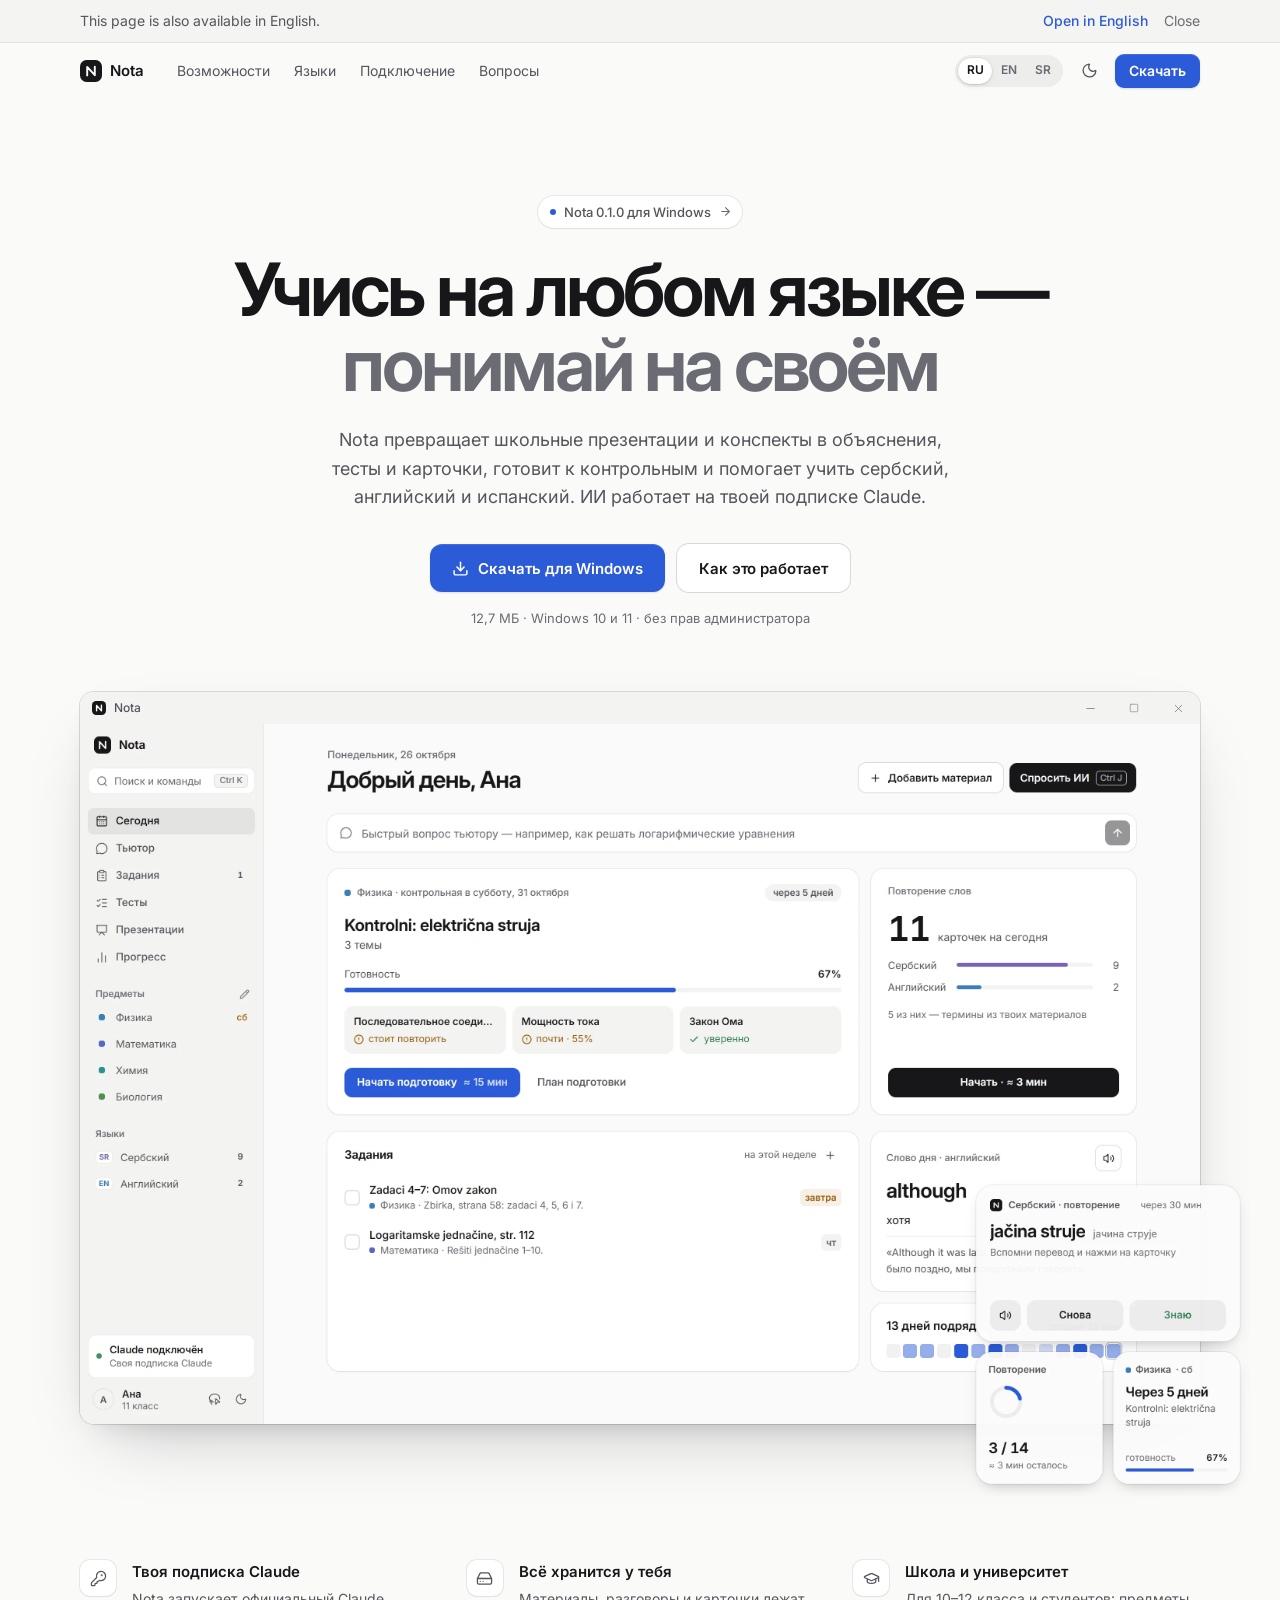
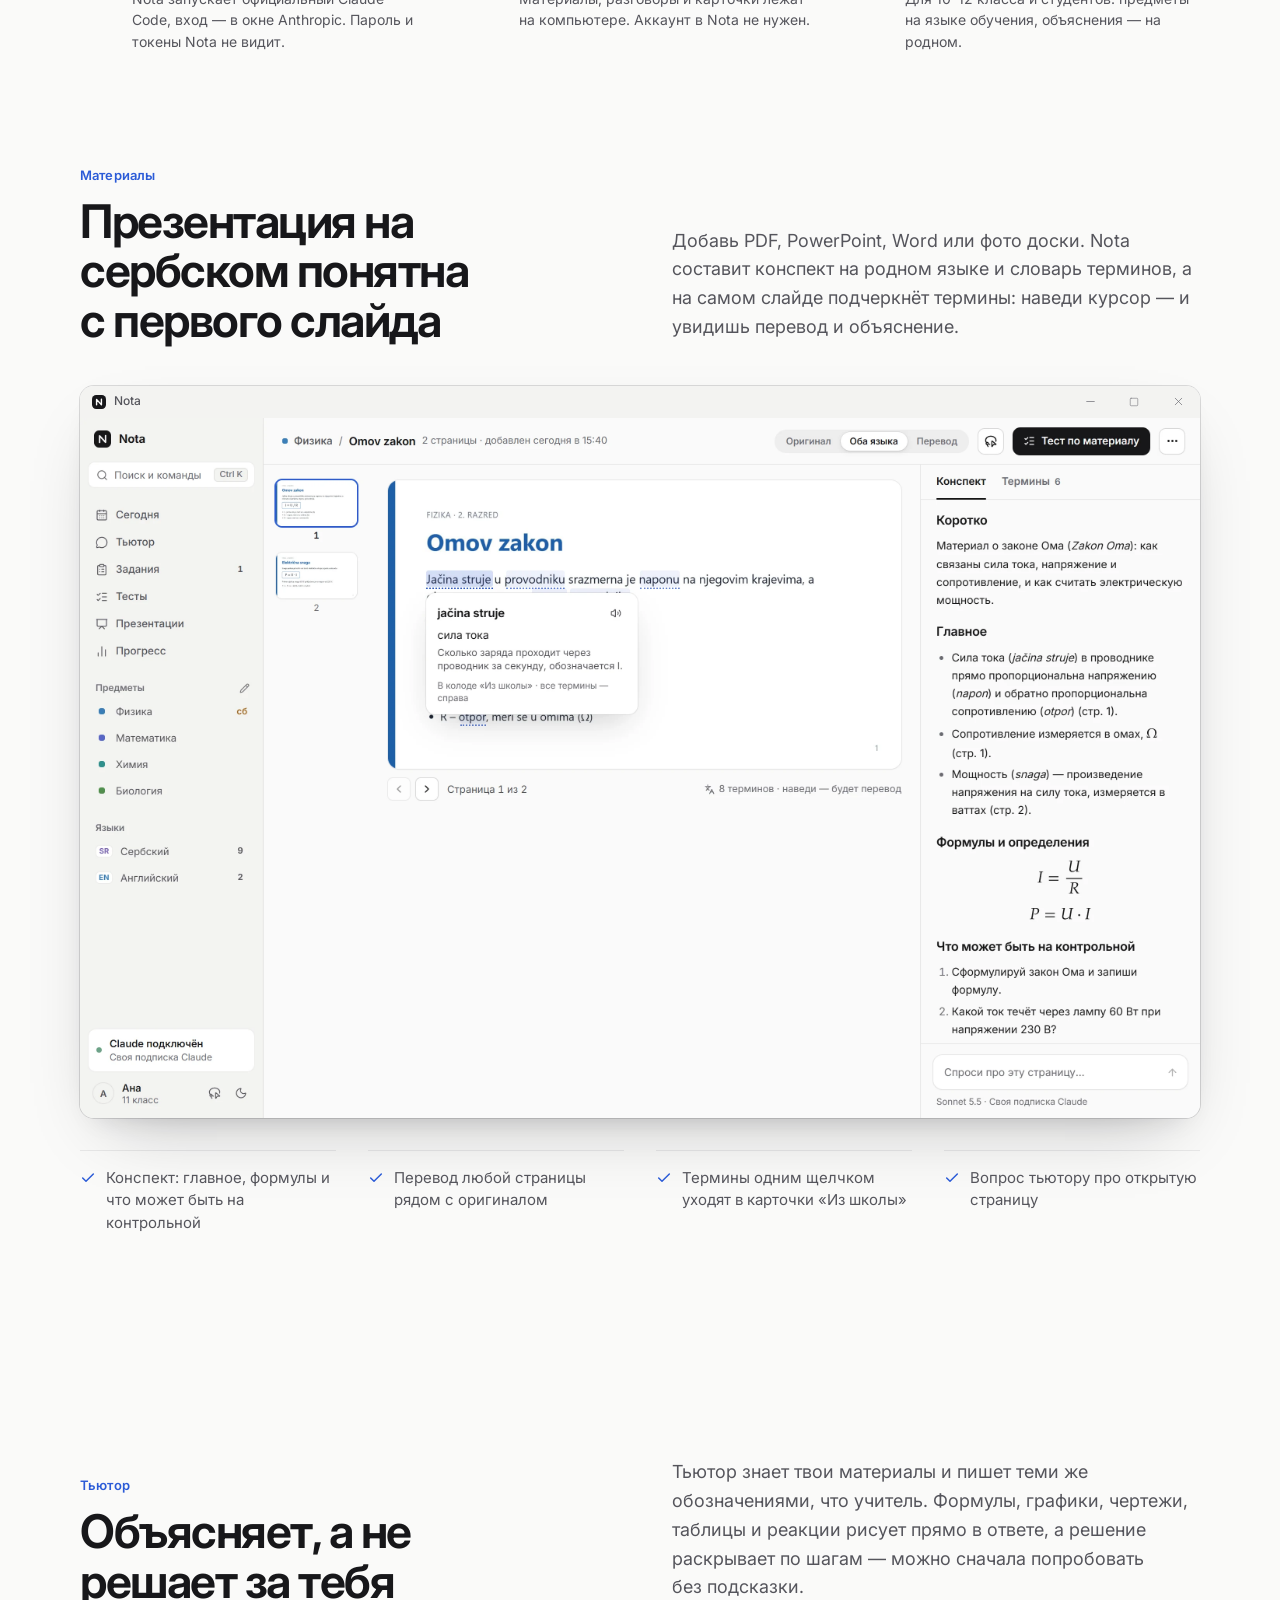
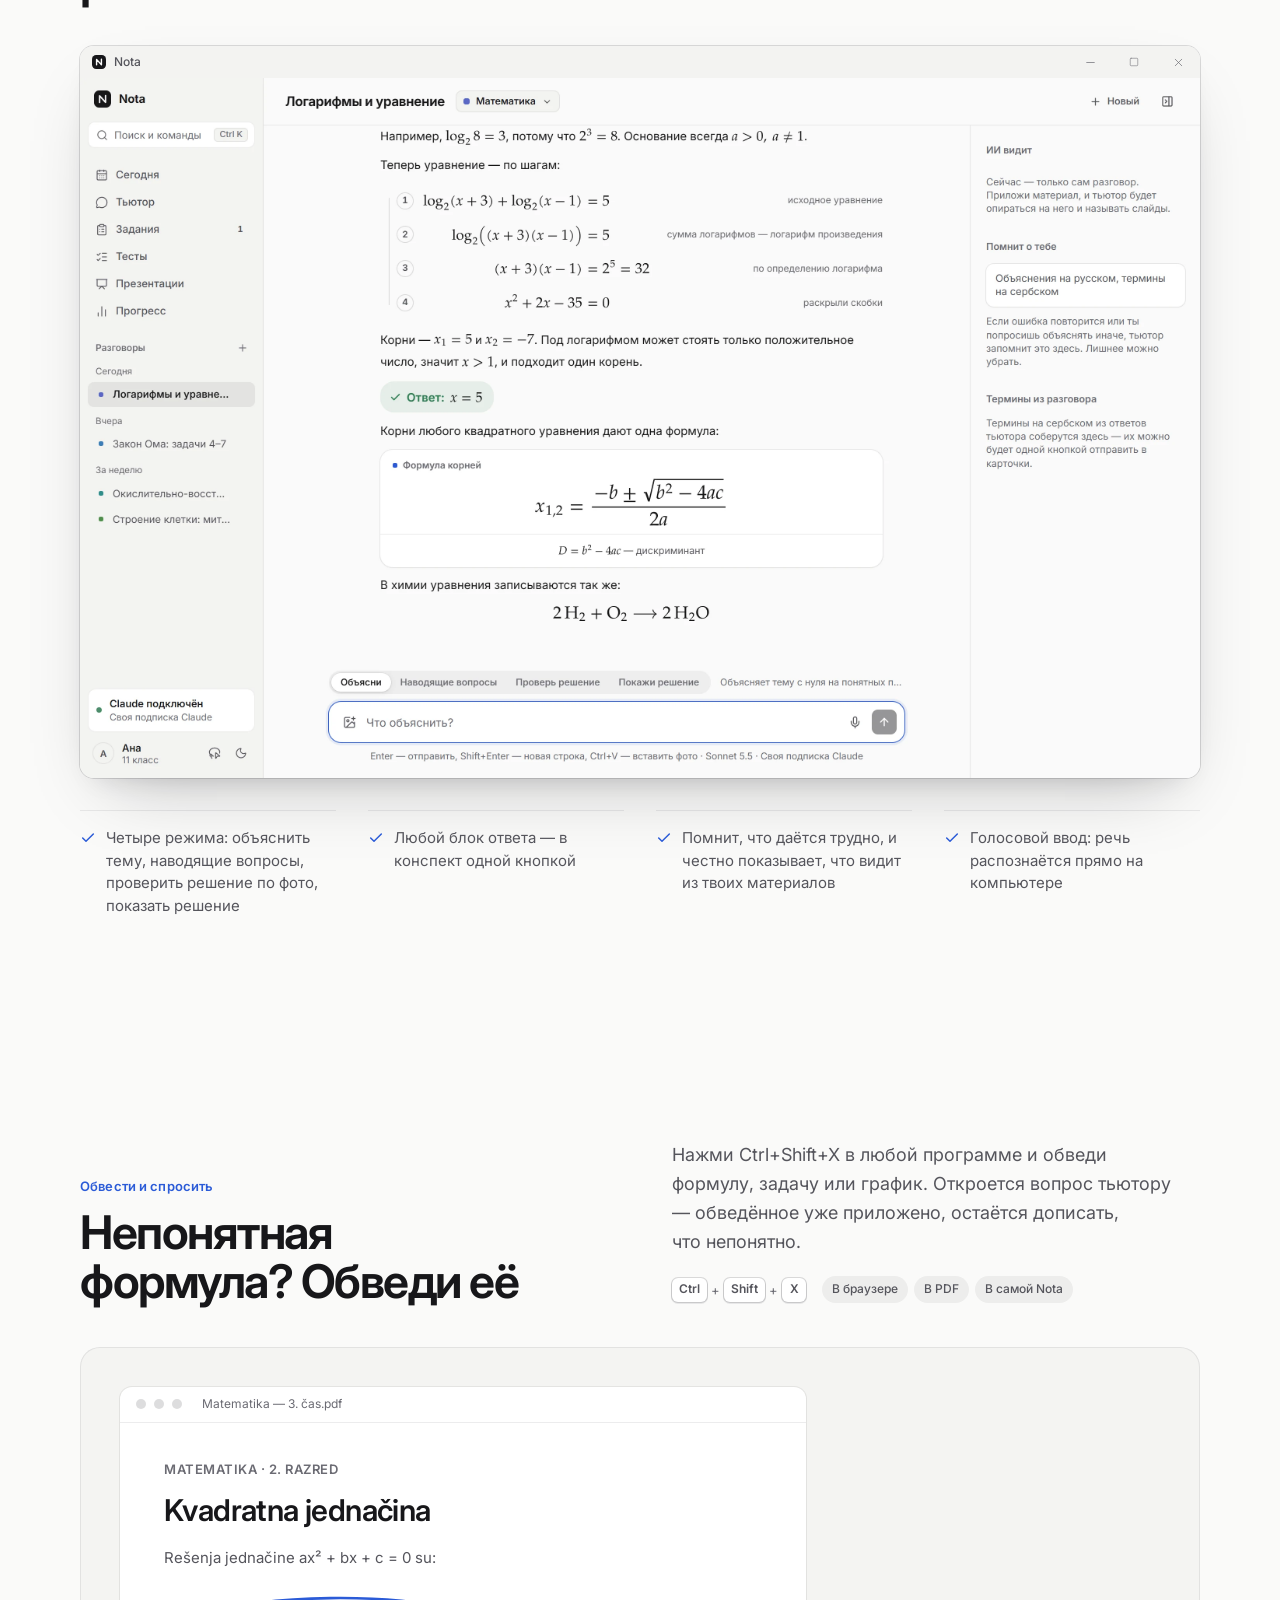
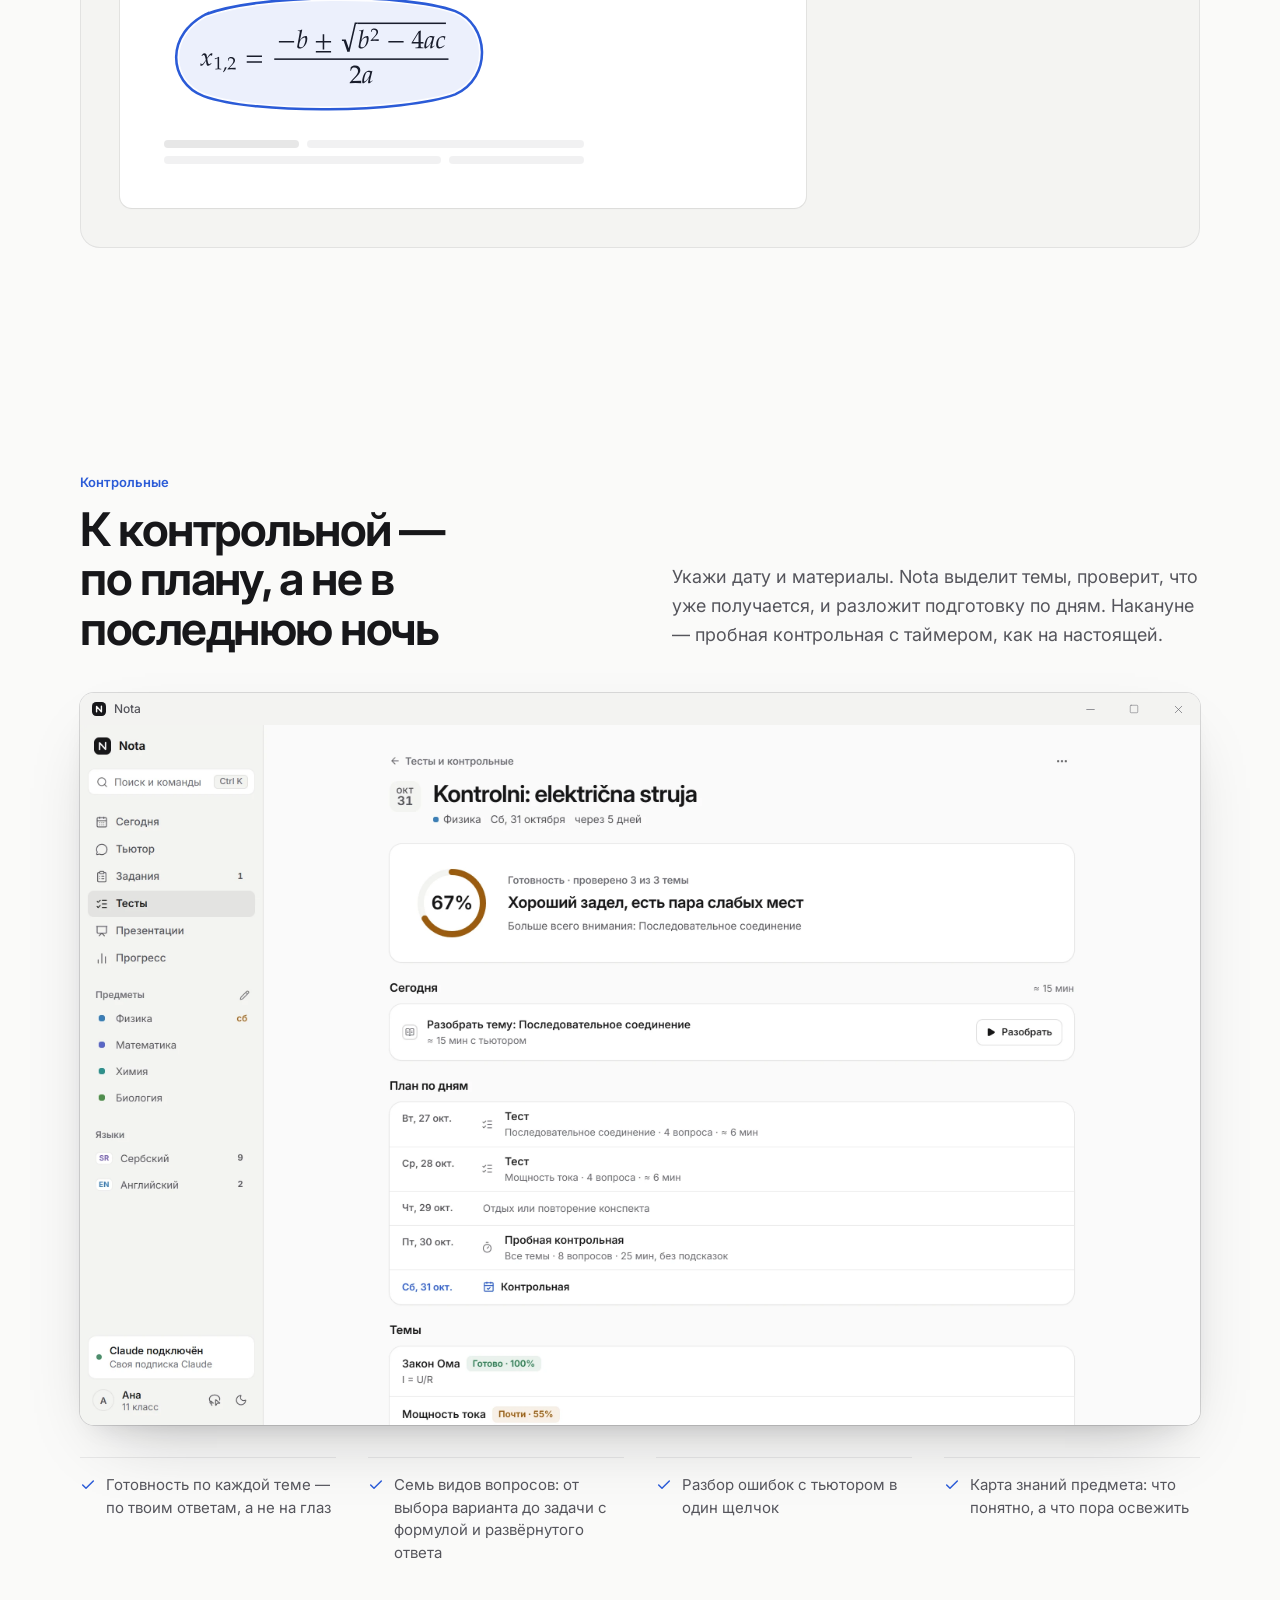
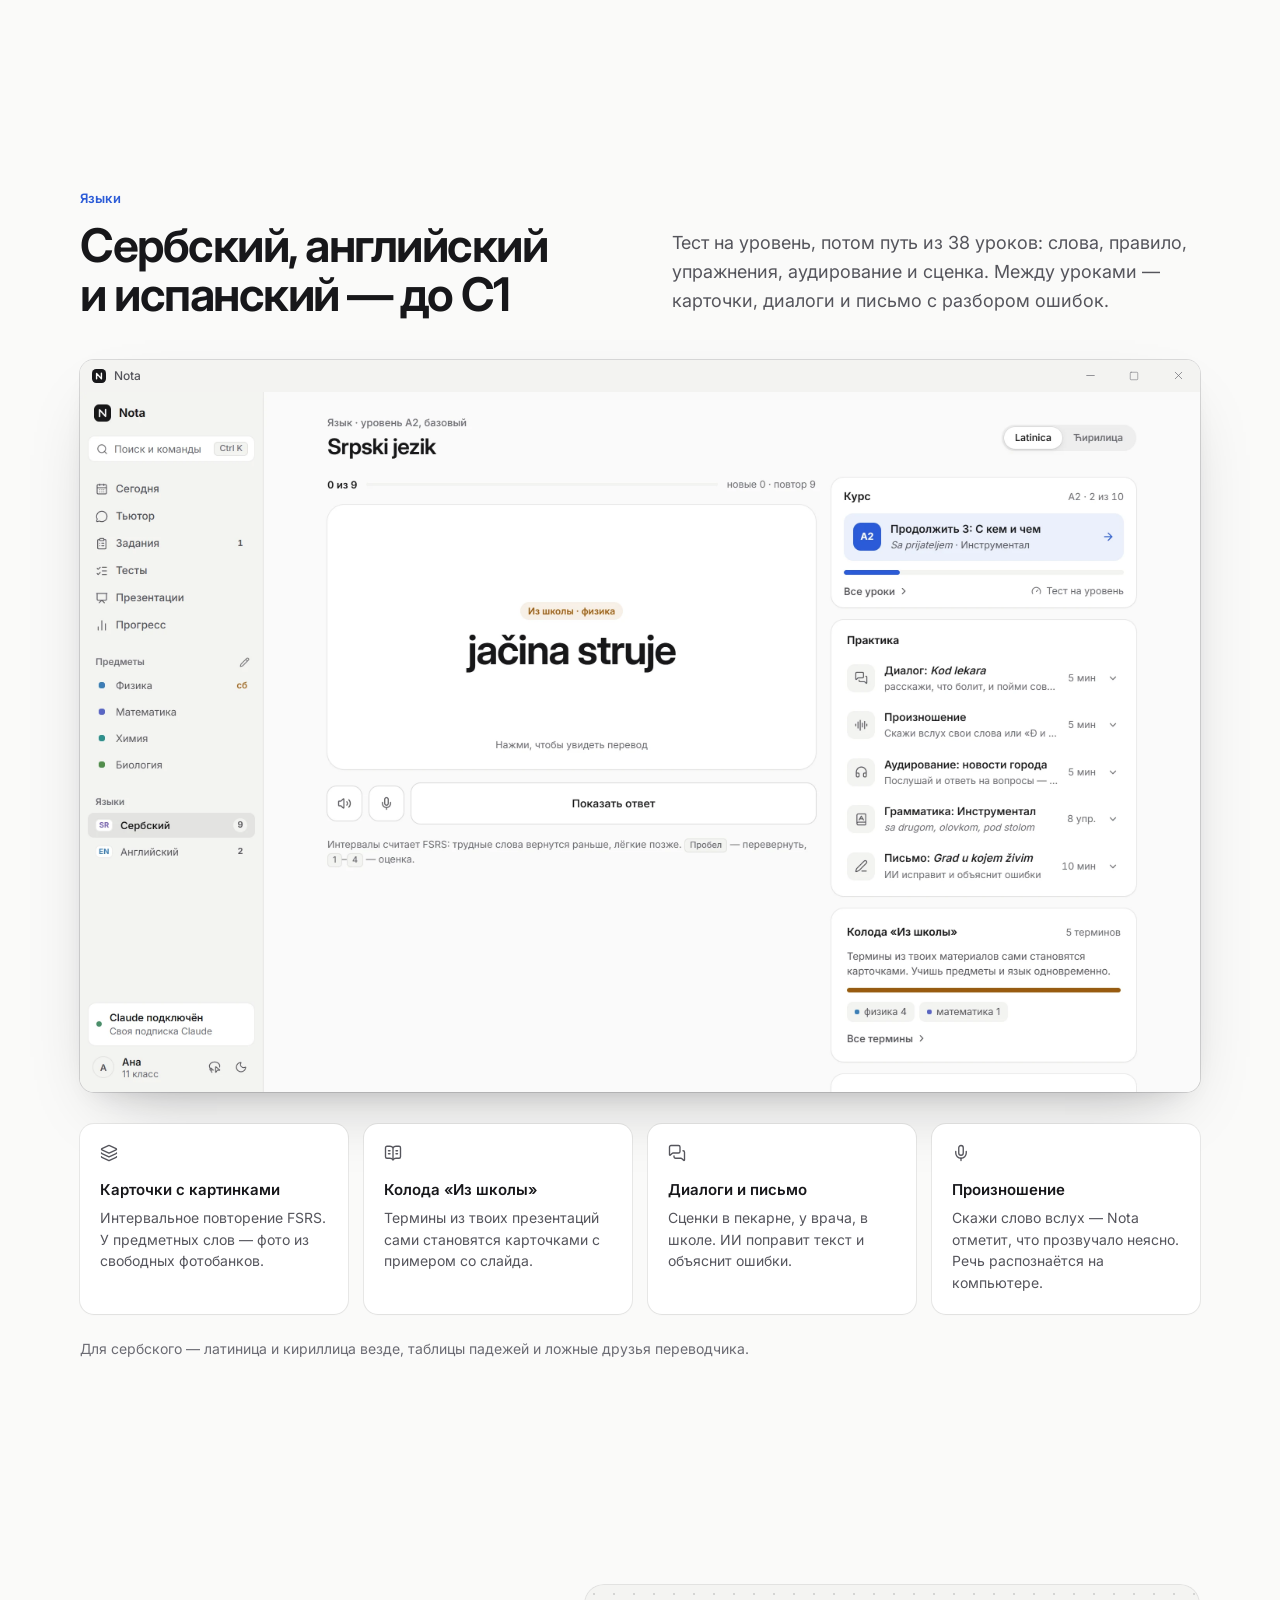
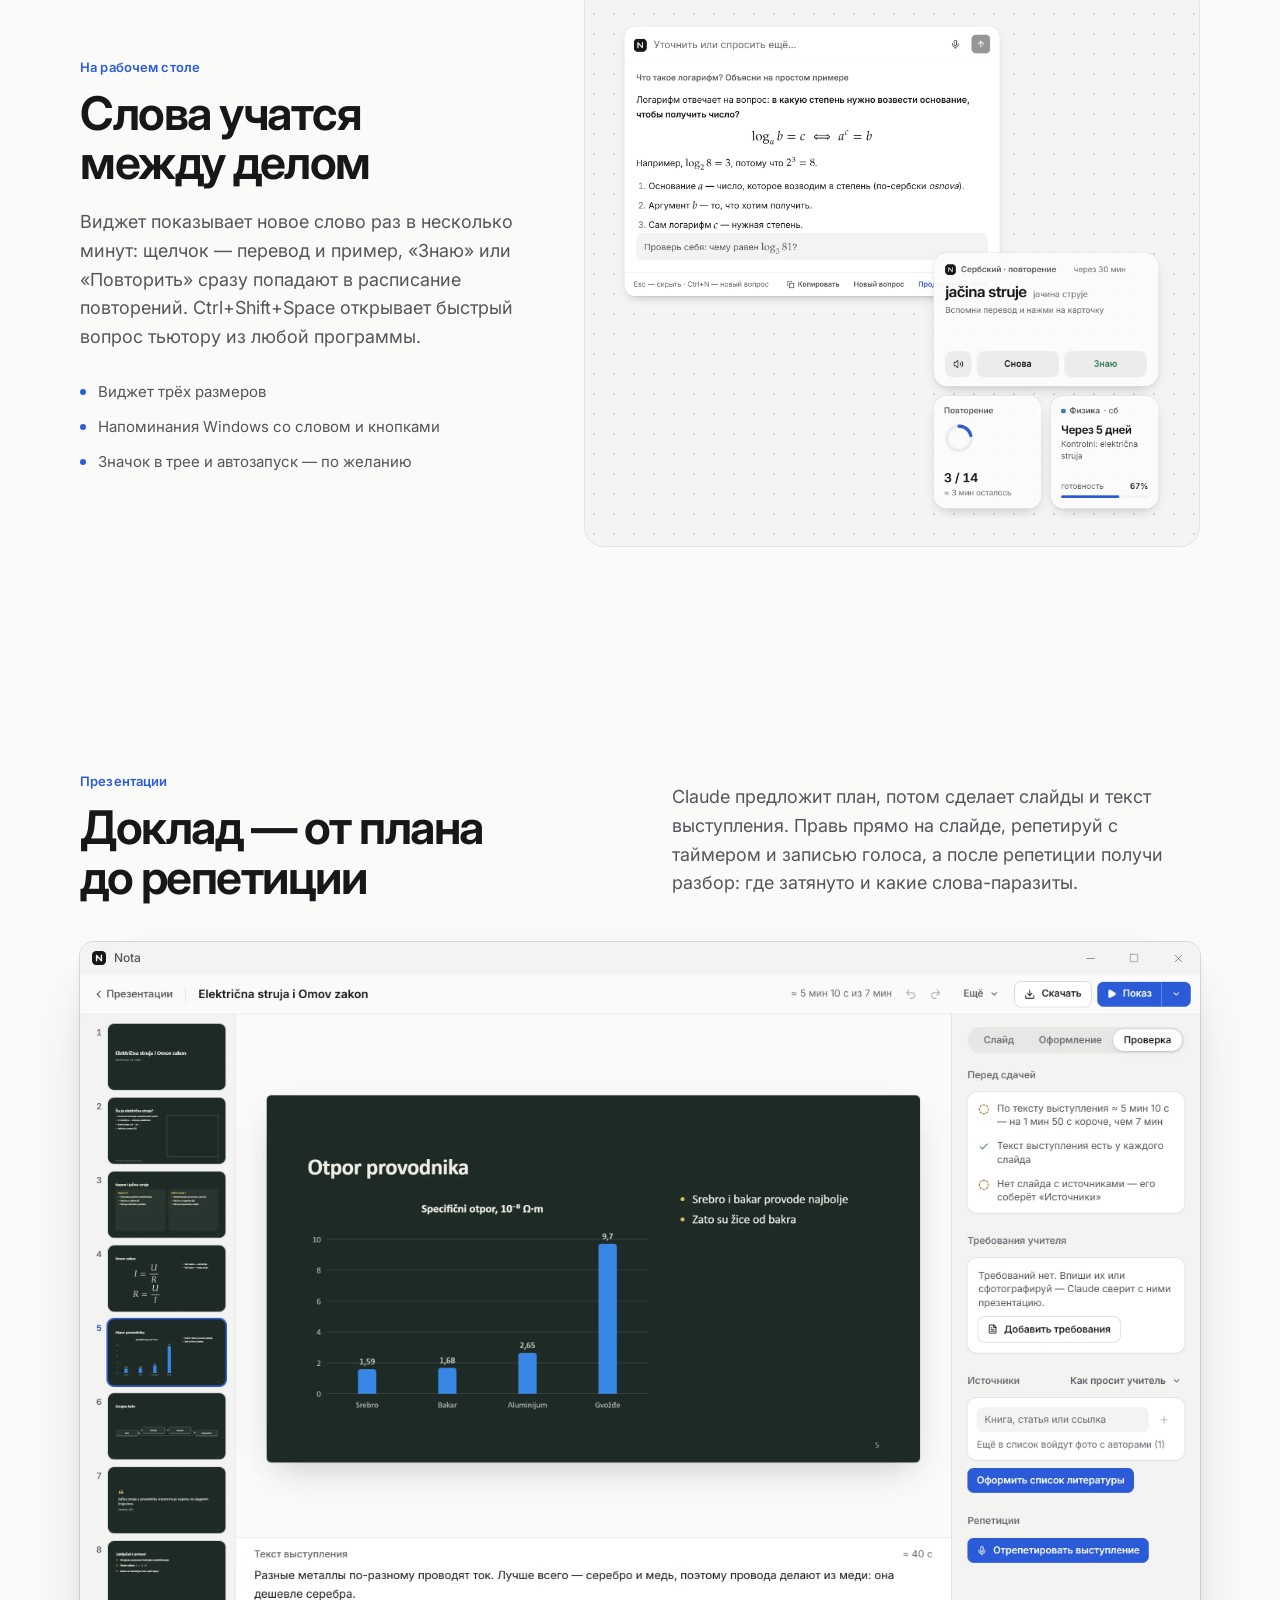
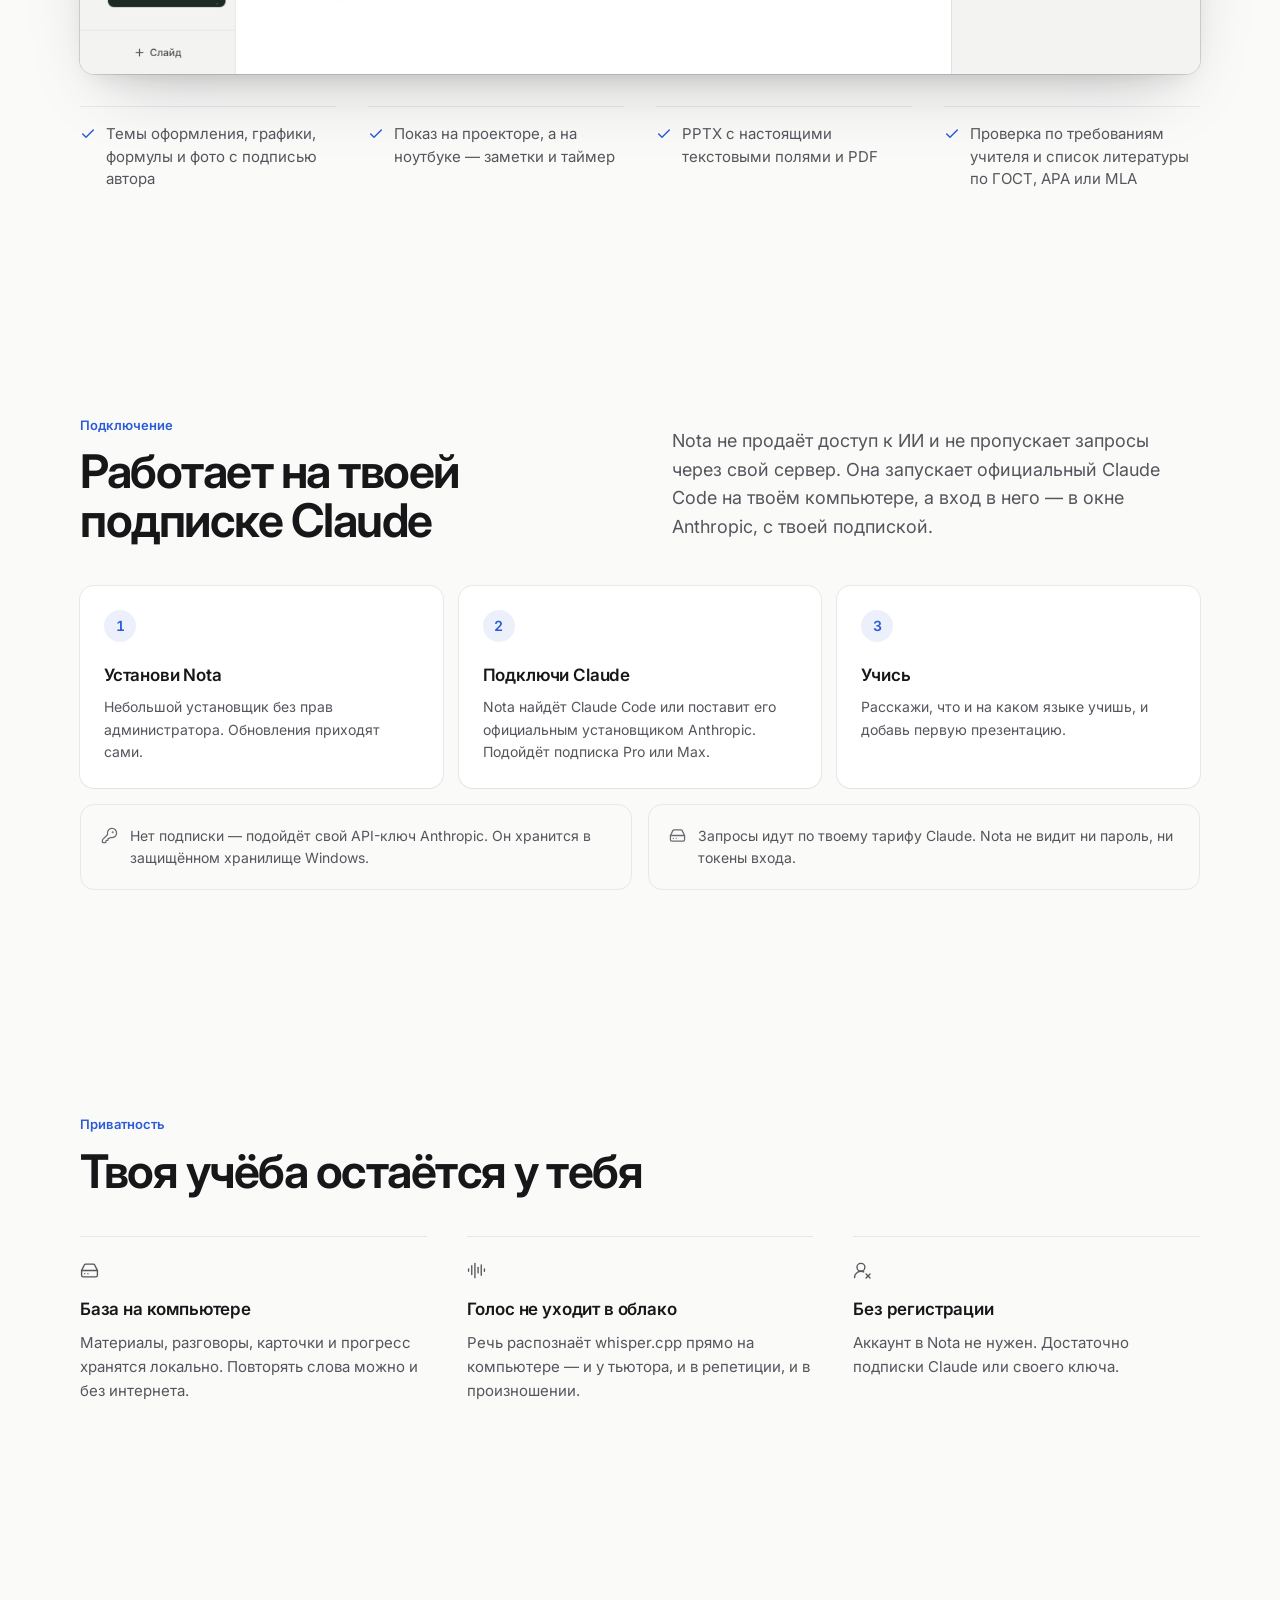
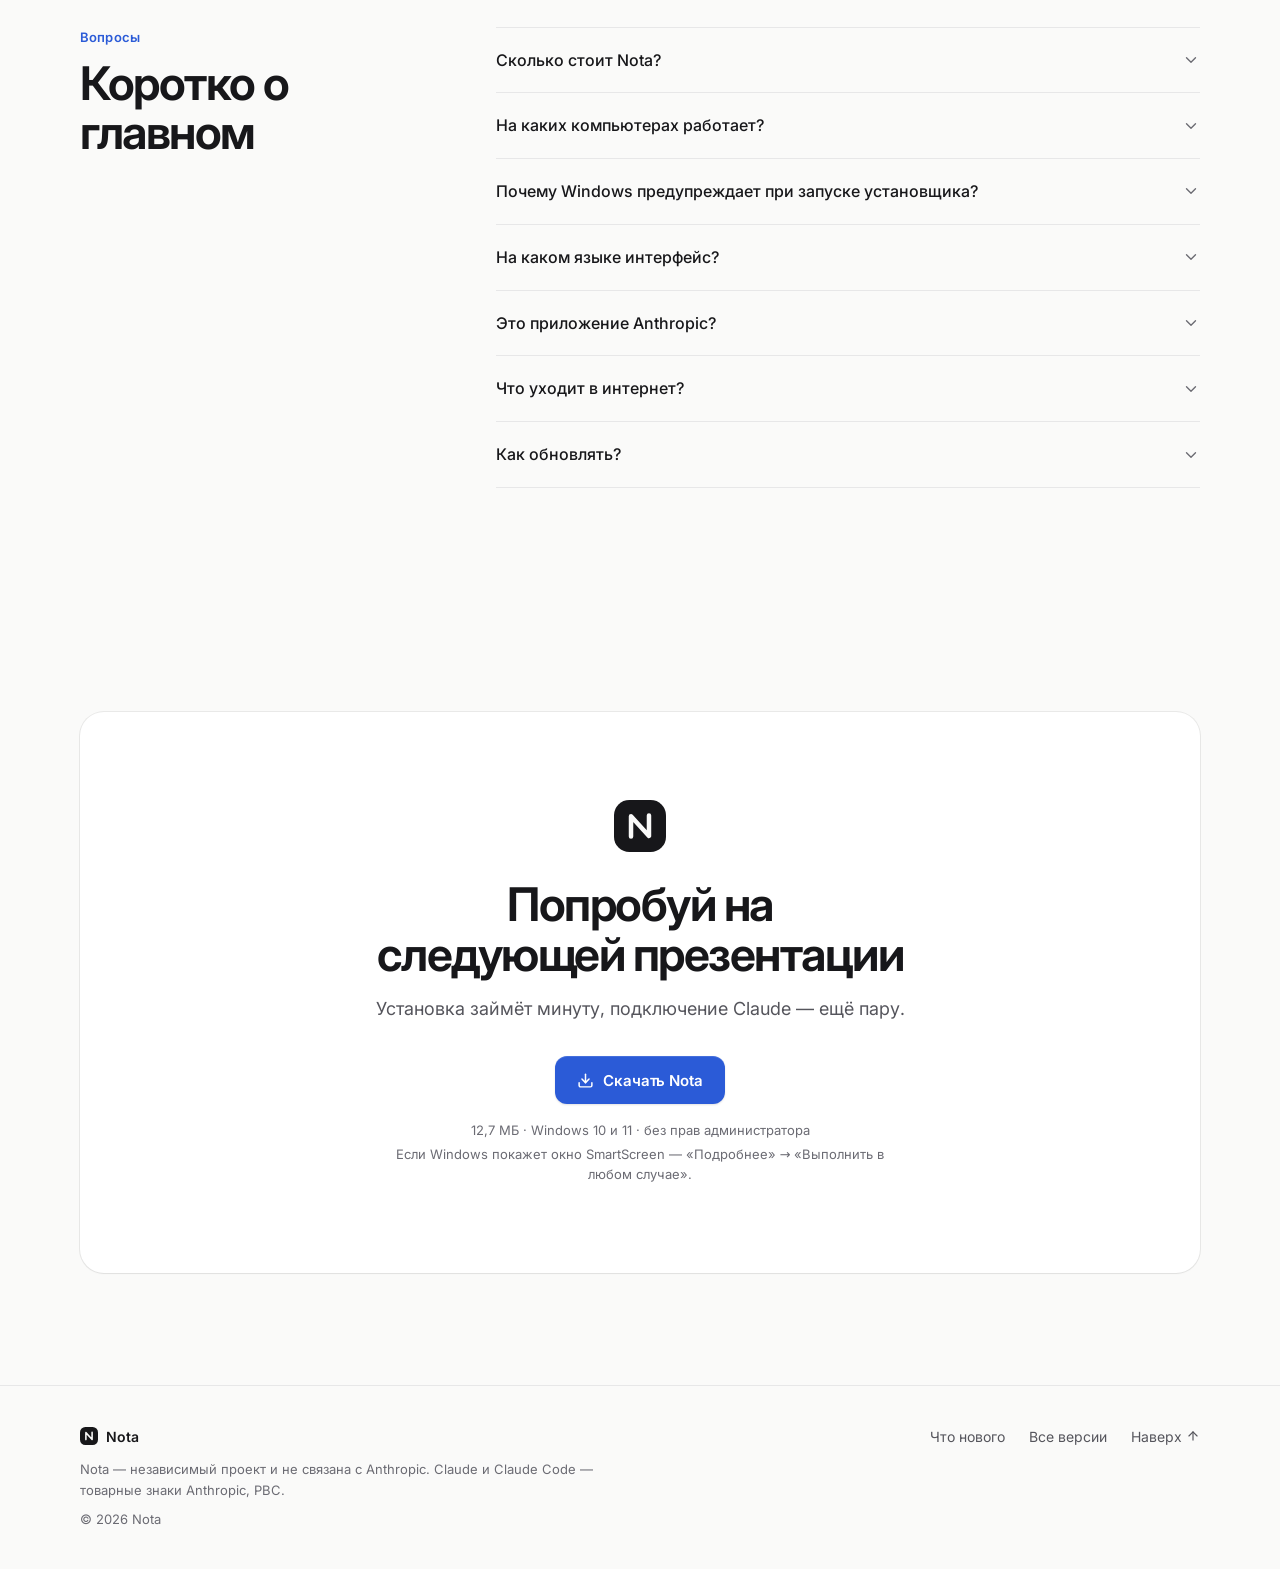
<file: index.html>
<!doctype html>
<html lang="ru">
  <head>
    <meta charset="UTF-8" />
    <meta name="viewport" content="width=device-width, initial-scale=1.0" />
    <title>Nota — учёба и языки с ИИ на твоей подписке Claude</title>
    <meta name="description" content="Nota превращает школьные презентации и конспекты в объяснения, тесты и карточки, готовит к контрольным и помогает учить сербский, английский и испанский. Для Windows." />
    <link rel="canonical" href="https://saiber0908.github.io/nota-releases/" />
    <link rel="alternate" hreflang="ru" href="https://saiber0908.github.io/nota-releases/" />
    <link rel="alternate" hreflang="en" href="https://saiber0908.github.io/nota-releases/en/" />
    <link rel="alternate" hreflang="sr-Latn" href="https://saiber0908.github.io/nota-releases/sr/" />
    <link rel="alternate" hreflang="x-default" href="https://saiber0908.github.io/nota-releases/" />
    <meta property="og:type" content="website" />
    <meta property="og:site_name" content="Nota" />
    <meta property="og:title" content="Nota — учёба и языки с ИИ на твоей подписке Claude" />
    <meta property="og:description" content="Nota превращает школьные презентации и конспекты в объяснения, тесты и карточки, готовит к контрольным и помогает учить сербский, английский и испанский. Для Windows." />
    <meta property="og:url" content="https://saiber0908.github.io/nota-releases/" />
    <meta property="og:image" content="https://saiber0908.github.io/nota-releases/og/ru.png" />
    <meta property="og:image:width" content="1200" />
    <meta property="og:image:height" content="630" />
    <meta property="og:locale" content="ru_RU" />
    <meta name="twitter:card" content="summary_large_image" />
    <meta name="theme-color" content="#fafaf9" media="(prefers-color-scheme: light)" />
    <meta name="theme-color" content="#0f0f11" media="(prefers-color-scheme: dark)" />
    <link rel="icon" type="image/png" sizes="32x32" href="./favicon-32.png" />
    <link rel="apple-touch-icon" href="./apple-touch-icon.png" />
    <script>
      // До первой отрисовки: тема (своя или как в системе) и метка «скрипты работают» — без неё всё видно сразу.
      (function () {
        var d = document.documentElement;
        d.classList.add("js");
        var t = null;
        try {
          t = localStorage.getItem("nota-site:theme");
        } catch (e) {}
        if (t !== "light" && t !== "dark") t = matchMedia("(prefers-color-scheme: dark)").matches ? "dark" : "light";
        d.dataset.theme = t;
      })();
    </script>
    <script type="module" crossorigin src="./assets/index-JGdaL7pS.js"></script>
    <link rel="stylesheet" crossorigin href="./assets/index-D24R0_zx.css">
  </head>
  <body>
    <div id="app"><a href="#main" class="site-skip">К содержимому</a><div id="lang-hint" hidden="" class="border-b border-line bg-surface-2"><div data-hint="en" hidden="" class="site-container flex items-center justify-between gap-4 py-2.5 text-[14px]"><span class="text-fg-2">This page is also available in English.</span><span class="flex items-center gap-4"><a href="./en/" data-lang="en" class="font-medium text-accent hover:underline">Open in English</a><button type="button" data-hint-close="true" class="text-fg-3 hover:text-fg">Close</button></span></div><div data-hint="sr" hidden="" class="site-container flex items-center justify-between gap-4 py-2.5 text-[14px]"><span class="text-fg-2">Ova stranica postoji i na srpskom.</span><span class="flex items-center gap-4"><a href="./sr/" data-lang="sr" class="font-medium text-accent hover:underline">Otvori na srpskom</a><button type="button" data-hint-close="true" class="text-fg-3 hover:text-fg">Zatvori</button></span></div></div><header class="site-header"><div class="site-container flex h-14 items-center gap-6"><a href="#top" class="flex items-center gap-2 text-[15px] font-semibold tracking-[-0.01em] text-fg" aria-label="Nota"><svg width="22" height="22" viewBox="0 0 22 22" aria-hidden="true" class="text-fg"><rect width="22" height="22" rx="6.5" fill="currentColor"></rect><path d="M7.2 15.4V6.9l7.6 8.3V6.6" fill="none" stroke="var(--n-bg)" stroke-width="1.9" stroke-linecap="round" stroke-linejoin="round"></path></svg>Nota</a><nav class="hidden items-center gap-1 md:flex" aria-label="Меню"><a href="#features" class="rounded-[8px] px-2.5 py-1.5 text-[14px] text-fg-2 transition-colors hover:bg-hover hover:text-fg">Возможности</a><a href="#languages" class="rounded-[8px] px-2.5 py-1.5 text-[14px] text-fg-2 transition-colors hover:bg-hover hover:text-fg">Языки</a><a href="#how" class="rounded-[8px] px-2.5 py-1.5 text-[14px] text-fg-2 transition-colors hover:bg-hover hover:text-fg">Подключение</a><a href="#faq" class="rounded-[8px] px-2.5 py-1.5 text-[14px] text-fg-2 transition-colors hover:bg-hover hover:text-fg">Вопросы</a></nav><div class="ml-auto flex items-center gap-2"><nav class="site-langs" aria-label="Language / Язык / Jezik"><a href="./" hrefLang="ru" lang="ru" data-lang="ru" aria-current="page" title="Русский">RU</a><a href="./en/" hrefLang="en" lang="en" data-lang="en" title="English">EN</a><a href="./sr/" hrefLang="sr-Latn" lang="sr-Latn" data-lang="sr" title="Srpski">SR</a></nav><button type="button" class="site-icon-button" data-theme-toggle="true" data-label-light="Тёмная тема" data-label-dark="Светлая тема" aria-label="Тёмная тема"><svg xmlns="http://www.w3.org/2000/svg" width="17" height="17" viewBox="0 0 24 24" fill="none" stroke="currentColor" stroke-width="1.8" stroke-linecap="round" stroke-linejoin="round" class="lucide lucide-moon theme-icon-moon" aria-hidden="true"><path d="M20.985 12.486a9 9 0 1 1-9.473-9.472c.405-.022.617.46.402.803a6 6 0 0 0 8.268 8.268c.344-.215.825-.004.803.401"></path></svg><svg xmlns="http://www.w3.org/2000/svg" width="17" height="17" viewBox="0 0 24 24" fill="none" stroke="currentColor" stroke-width="1.8" stroke-linecap="round" stroke-linejoin="round" class="lucide lucide-sun theme-icon-sun" aria-hidden="true"><circle cx="12" cy="12" r="4"></circle><path d="M12 2v2"></path><path d="M12 20v2"></path><path d="m4.93 4.93 1.41 1.41"></path><path d="m17.66 17.66 1.41 1.41"></path><path d="M2 12h2"></path><path d="M20 12h2"></path><path d="m6.34 17.66-1.41 1.41"></path><path d="m19.07 4.93-1.41 1.41"></path></svg></button><a href="https://github.com/saiber0908/nota-releases/releases/download/v0.1.0/Nota-Setup-0.1.0.exe" data-download="true" class="site-button site-button-sm hidden sm:inline-flex">Скачать</a></div></div></header><main id="main"><section id="top" class="relative pt-14 pb-6 sm:pt-20 md:pt-24 lg:pb-14"><div class="site-container stagger flex flex-col items-center text-center"><a href="https://github.com/saiber0908/nota-releases/releases/latest" class="site-pill" data-version-text="Nota {v} для Windows"><span class="size-1.5 rounded-full bg-accent animate-breathe" aria-hidden="true"></span><span data-version-label="true">Nota 0.1.0 для Windows</span><svg xmlns="http://www.w3.org/2000/svg" width="13" height="13" viewBox="0 0 24 24" fill="none" stroke="currentColor" stroke-width="2" stroke-linecap="round" stroke-linejoin="round" class="lucide lucide-arrow-right text-fg-3" aria-hidden="true"><path d="M5 12h14"></path><path d="m12 5 7 7-7 7"></path></svg></a><h1 class="site-h1 mt-6">Учись на любом языке —<br/><span class="text-fg-3">понимай на своём</span></h1><p class="site-lead mt-6 max-w-[640px]">Nota превращает школьные презентации и конспекты в объяснения, тесты и карточки, готовит к контрольным и помогает учить сербский, английский и испанский. ИИ работает на твоей подписке Claude.</p><div class="mt-8 flex flex-wrap items-center justify-center gap-3"><a href="https://github.com/saiber0908/nota-releases/releases/download/v0.1.0/Nota-Setup-0.1.0.exe" data-download="true" class="site-button"><svg xmlns="http://www.w3.org/2000/svg" width="17" height="17" viewBox="0 0 24 24" fill="none" stroke="currentColor" stroke-width="2.1" stroke-linecap="round" stroke-linejoin="round" class="lucide lucide-download" aria-hidden="true"><path d="M12 15V3"></path><path d="M21 15v4a2 2 0 0 1-2 2H5a2 2 0 0 1-2-2v-4"></path><path d="m7 10 5 5 5-5"></path></svg>Скачать для Windows</a><a href="#how" class="site-button site-button-ghost">Как это работает</a></div><p class="mt-4 text-[13px] text-fg-3" data-meta="true" data-meta-template="{size} · Windows 10 и 11 · без прав администратора">12,7 МБ · Windows 10 и 11 · без прав администратора</p></div><div class="site-container mt-14 sm:mt-16"><div class="hero-shot relative mx-auto"><figure class="app-window overflow-hidden rounded-[14px] bg-surface"><div class="flex h-8 items-center justify-between bg-sidebar pl-3 text-fg-3" aria-hidden="true"><span class="flex items-center gap-2 text-[12px] font-medium text-fg-2"><svg width="14" height="14" viewBox="0 0 22 22" aria-hidden="true"><rect width="22" height="22" rx="6.5" fill="var(--n-fg)"></rect><path d="M7.2 15.4V6.9l7.6 8.3V6.6" fill="none" stroke="var(--n-bg)" stroke-width="2.2" stroke-linecap="round" stroke-linejoin="round"></path></svg>Nota</span><span class="flex h-full"><span class="grid w-11 place-items-center"><svg xmlns="http://www.w3.org/2000/svg" width="13" height="13" viewBox="0 0 24 24" fill="none" stroke="currentColor" stroke-width="1.3" stroke-linecap="round" stroke-linejoin="round" class="lucide lucide-minus" aria-hidden="true"><path d="M5 12h14"></path></svg></span><span class="grid w-11 place-items-center"><svg xmlns="http://www.w3.org/2000/svg" width="10" height="10" viewBox="0 0 24 24" fill="none" stroke="currentColor" stroke-width="1.3" stroke-linecap="round" stroke-linejoin="round" class="lucide lucide-square" aria-hidden="true"><rect width="18" height="18" x="3" y="3" rx="2"></rect></svg></span><span class="grid w-11 place-items-center"><svg xmlns="http://www.w3.org/2000/svg" width="13" height="13" viewBox="0 0 24 24" fill="none" stroke="currentColor" stroke-width="1.3" stroke-linecap="round" stroke-linejoin="round" class="lucide lucide-x" aria-hidden="true"><path d="M18 6 6 18"></path><path d="m6 6 12 12"></path></svg></span></span></div><img class="shot-light block h-auto w-full" src="./shots/today-light.webp" alt="Экран «Сегодня» в Nota: контрольная по физике с планом подготовки, слова на повторение и серия дней" width="1440" height="900" loading="lazy" decoding="async"/><img class="shot-dark block h-auto w-full" src="./shots/today-dark.webp" alt="Экран «Сегодня» в Nota: контрольная по физике с планом подготовки, слова на повторение и серия дней" width="1440" height="900" loading="lazy" decoding="async"/></figure><div class="hero-widget hidden lg:block"><img class="shot-light block h-auto w-full" src="./shots/widget-light.webp" alt="Виджет Nota на рабочем столе: слово дня на сербском" width="376" height="422" loading="lazy" decoding="async"/><img class="shot-dark block h-auto w-full" src="./shots/widget-dark.webp" alt="Виджет Nota на рабочем столе: слово дня на сербском" width="376" height="422" loading="lazy" decoding="async"/></div></div></div></section><section class="site-container pt-16 md:pt-20"><ul class="grid gap-6 md:grid-cols-3 md:gap-10"><li class="flex gap-4" data-reveal="true"><span class="grid size-9 shrink-0 place-items-center rounded-[10px] bg-surface text-fg-2 shadow-card"><svg xmlns="http://www.w3.org/2000/svg" width="17" height="17" viewBox="0 0 24 24" fill="none" stroke="currentColor" stroke-width="1.8" stroke-linecap="round" stroke-linejoin="round" class="lucide lucide-key-round" aria-hidden="true"><path d="M2.586 17.414A2 2 0 0 0 2 18.828V21a1 1 0 0 0 1 1h3a1 1 0 0 0 1-1v-1a1 1 0 0 1 1-1h1a1 1 0 0 0 1-1v-1a1 1 0 0 1 1-1h.172a2 2 0 0 0 1.414-.586l.814-.814a6.5 6.5 0 1 0-4-4z"></path><circle cx="16.5" cy="7.5" r=".5" fill="currentColor"></circle></svg></span><span><span class="block text-[15px] font-semibold text-fg">Твоя подписка Claude</span><span class="mt-1 block text-[14px] leading-[1.55] text-fg-2">Nota запускает официальный Claude Code, вход — в окне Anthropic. Пароль и токены Nota не видит.</span></span></li><li class="flex gap-4" data-reveal="true"><span class="grid size-9 shrink-0 place-items-center rounded-[10px] bg-surface text-fg-2 shadow-card"><svg xmlns="http://www.w3.org/2000/svg" width="17" height="17" viewBox="0 0 24 24" fill="none" stroke="currentColor" stroke-width="1.8" stroke-linecap="round" stroke-linejoin="round" class="lucide lucide-hard-drive" aria-hidden="true"><path d="M10 16h.01"></path><path d="M2.212 11.577a2 2 0 0 0-.212.896V18a2 2 0 0 0 2 2h16a2 2 0 0 0 2-2v-5.527a2 2 0 0 0-.212-.896L18.55 5.11A2 2 0 0 0 16.76 4H7.24a2 2 0 0 0-1.79 1.11z"></path><path d="M21.946 12.013H2.054"></path><path d="M6 16h.01"></path></svg></span><span><span class="block text-[15px] font-semibold text-fg">Всё хранится у тебя</span><span class="mt-1 block text-[14px] leading-[1.55] text-fg-2">Материалы, разговоры и карточки лежат на компьютере. Аккаунт в Nota не нужен.</span></span></li><li class="flex gap-4" data-reveal="true"><span class="grid size-9 shrink-0 place-items-center rounded-[10px] bg-surface text-fg-2 shadow-card"><svg xmlns="http://www.w3.org/2000/svg" width="17" height="17" viewBox="0 0 24 24" fill="none" stroke="currentColor" stroke-width="1.8" stroke-linecap="round" stroke-linejoin="round" class="lucide lucide-graduation-cap" aria-hidden="true"><path d="M21.42 10.922a1 1 0 0 0-.019-1.838L12.83 5.18a2 2 0 0 0-1.66 0L2.6 9.08a1 1 0 0 0 0 1.832l8.57 3.908a2 2 0 0 0 1.66 0z"></path><path d="M22 10v6"></path><path d="M6 12.5V16a6 3 0 0 0 12 0v-3.5"></path></svg></span><span><span class="block text-[15px] font-semibold text-fg">Школа и университет</span><span class="mt-1 block text-[14px] leading-[1.55] text-fg-2">Для 10–12 класса и студентов: предметы на языке обучения, объяснения — на родном.</span></span></li></ul></section><div id="features" class="scroll-mt-16"></div><section class="site-section" aria-labelledby="materials-title"><div class="site-container"><div class="grid gap-x-16 gap-y-5 md:grid-cols-2 md:items-end" data-reveal="true"><div><p class="text-[13px] font-semibold tracking-[0.01em] text-accent">Материалы</p><h2 id="materials-title" class="site-h2 mt-3">Презентация на сербском понятна с первого слайда</h2></div><p class="site-lead md:pb-1">Добавь PDF, PowerPoint, Word или фото доски. Nota составит конспект на родном языке и словарь терминов, а на самом слайде подчеркнёт термины: наведи курсор — и увидишь перевод и объяснение.</p></div><div class="mt-10" data-reveal="true"><figure class="app-window overflow-hidden rounded-[14px] bg-surface"><div class="flex h-8 items-center justify-between bg-sidebar pl-3 text-fg-3" aria-hidden="true"><span class="flex items-center gap-2 text-[12px] font-medium text-fg-2"><svg width="14" height="14" viewBox="0 0 22 22" aria-hidden="true"><rect width="22" height="22" rx="6.5" fill="var(--n-fg)"></rect><path d="M7.2 15.4V6.9l7.6 8.3V6.6" fill="none" stroke="var(--n-bg)" stroke-width="2.2" stroke-linecap="round" stroke-linejoin="round"></path></svg>Nota</span><span class="flex h-full"><span class="grid w-11 place-items-center"><svg xmlns="http://www.w3.org/2000/svg" width="13" height="13" viewBox="0 0 24 24" fill="none" stroke="currentColor" stroke-width="1.3" stroke-linecap="round" stroke-linejoin="round" class="lucide lucide-minus" aria-hidden="true"><path d="M5 12h14"></path></svg></span><span class="grid w-11 place-items-center"><svg xmlns="http://www.w3.org/2000/svg" width="10" height="10" viewBox="0 0 24 24" fill="none" stroke="currentColor" stroke-width="1.3" stroke-linecap="round" stroke-linejoin="round" class="lucide lucide-square" aria-hidden="true"><rect width="18" height="18" x="3" y="3" rx="2"></rect></svg></span><span class="grid w-11 place-items-center"><svg xmlns="http://www.w3.org/2000/svg" width="13" height="13" viewBox="0 0 24 24" fill="none" stroke="currentColor" stroke-width="1.3" stroke-linecap="round" stroke-linejoin="round" class="lucide lucide-x" aria-hidden="true"><path d="M18 6 6 18"></path><path d="m6 6 12 12"></path></svg></span></span></div><img class="shot-light block h-auto w-full" src="./shots/material-light.webp" alt="Слайд на сербском в Nota: термины подчёркнуты, рядом конспект на русском" width="1440" height="900" loading="lazy" decoding="async"/><img class="shot-dark block h-auto w-full" src="./shots/material-dark.webp" alt="Слайд на сербском в Nota: термины подчёркнуты, рядом конспект на русском" width="1440" height="900" loading="lazy" decoding="async"/></figure></div><ul class="mt-8 grid gap-x-8 gap-y-5 sm:grid-cols-2 lg:grid-cols-4" data-reveal="true"><li class="flex gap-2.5 border-t border-line pt-4 text-[15px] leading-[1.5] text-fg-2"><svg xmlns="http://www.w3.org/2000/svg" width="16" height="16" viewBox="0 0 24 24" fill="none" stroke="currentColor" stroke-width="2.2" stroke-linecap="round" stroke-linejoin="round" class="lucide lucide-check mt-[3px] shrink-0 text-accent" aria-hidden="true"><path d="M20 6 9 17l-5-5"></path></svg><span>Конспект: главное, формулы и что может быть на контрольной</span></li><li class="flex gap-2.5 border-t border-line pt-4 text-[15px] leading-[1.5] text-fg-2"><svg xmlns="http://www.w3.org/2000/svg" width="16" height="16" viewBox="0 0 24 24" fill="none" stroke="currentColor" stroke-width="2.2" stroke-linecap="round" stroke-linejoin="round" class="lucide lucide-check mt-[3px] shrink-0 text-accent" aria-hidden="true"><path d="M20 6 9 17l-5-5"></path></svg><span>Перевод любой страницы рядом с оригиналом</span></li><li class="flex gap-2.5 border-t border-line pt-4 text-[15px] leading-[1.5] text-fg-2"><svg xmlns="http://www.w3.org/2000/svg" width="16" height="16" viewBox="0 0 24 24" fill="none" stroke="currentColor" stroke-width="2.2" stroke-linecap="round" stroke-linejoin="round" class="lucide lucide-check mt-[3px] shrink-0 text-accent" aria-hidden="true"><path d="M20 6 9 17l-5-5"></path></svg><span>Термины одним щелчком уходят в карточки «Из школы»</span></li><li class="flex gap-2.5 border-t border-line pt-4 text-[15px] leading-[1.5] text-fg-2"><svg xmlns="http://www.w3.org/2000/svg" width="16" height="16" viewBox="0 0 24 24" fill="none" stroke="currentColor" stroke-width="2.2" stroke-linecap="round" stroke-linejoin="round" class="lucide lucide-check mt-[3px] shrink-0 text-accent" aria-hidden="true"><path d="M20 6 9 17l-5-5"></path></svg><span>Вопрос тьютору про открытую страницу</span></li></ul></div></section><section class="site-section" aria-labelledby="tutor-title"><div class="site-container"><div class="grid gap-x-16 gap-y-5 md:grid-cols-2 md:items-end" data-reveal="true"><div><p class="text-[13px] font-semibold tracking-[0.01em] text-accent">Тьютор</p><h2 id="tutor-title" class="site-h2 mt-3">Объясняет, а не решает за тебя</h2></div><p class="site-lead md:pb-1">Тьютор знает твои материалы и пишет теми же обозначениями, что учитель. Формулы, графики, чертежи, таблицы и реакции рисует прямо в ответе, а решение раскрывает по шагам — можно сначала попробовать без подсказки.</p></div><div class="mt-10" data-reveal="true"><figure class="app-window overflow-hidden rounded-[14px] bg-surface"><div class="flex h-8 items-center justify-between bg-sidebar pl-3 text-fg-3" aria-hidden="true"><span class="flex items-center gap-2 text-[12px] font-medium text-fg-2"><svg width="14" height="14" viewBox="0 0 22 22" aria-hidden="true"><rect width="22" height="22" rx="6.5" fill="var(--n-fg)"></rect><path d="M7.2 15.4V6.9l7.6 8.3V6.6" fill="none" stroke="var(--n-bg)" stroke-width="2.2" stroke-linecap="round" stroke-linejoin="round"></path></svg>Nota</span><span class="flex h-full"><span class="grid w-11 place-items-center"><svg xmlns="http://www.w3.org/2000/svg" width="13" height="13" viewBox="0 0 24 24" fill="none" stroke="currentColor" stroke-width="1.3" stroke-linecap="round" stroke-linejoin="round" class="lucide lucide-minus" aria-hidden="true"><path d="M5 12h14"></path></svg></span><span class="grid w-11 place-items-center"><svg xmlns="http://www.w3.org/2000/svg" width="10" height="10" viewBox="0 0 24 24" fill="none" stroke="currentColor" stroke-width="1.3" stroke-linecap="round" stroke-linejoin="round" class="lucide lucide-square" aria-hidden="true"><rect width="18" height="18" x="3" y="3" rx="2"></rect></svg></span><span class="grid w-11 place-items-center"><svg xmlns="http://www.w3.org/2000/svg" width="13" height="13" viewBox="0 0 24 24" fill="none" stroke="currentColor" stroke-width="1.3" stroke-linecap="round" stroke-linejoin="round" class="lucide lucide-x" aria-hidden="true"><path d="M18 6 6 18"></path><path d="m6 6 12 12"></path></svg></span></span></div><img class="shot-light block h-auto w-full" src="./shots/tutor-light.webp" alt="Ответ тьютора в Nota: решение логарифмического уравнения по шагам и формула корней" width="1440" height="900" loading="lazy" decoding="async"/><img class="shot-dark block h-auto w-full" src="./shots/tutor-dark.webp" alt="Ответ тьютора в Nota: решение логарифмического уравнения по шагам и формула корней" width="1440" height="900" loading="lazy" decoding="async"/></figure></div><ul class="mt-8 grid gap-x-8 gap-y-5 sm:grid-cols-2 lg:grid-cols-4" data-reveal="true"><li class="flex gap-2.5 border-t border-line pt-4 text-[15px] leading-[1.5] text-fg-2"><svg xmlns="http://www.w3.org/2000/svg" width="16" height="16" viewBox="0 0 24 24" fill="none" stroke="currentColor" stroke-width="2.2" stroke-linecap="round" stroke-linejoin="round" class="lucide lucide-check mt-[3px] shrink-0 text-accent" aria-hidden="true"><path d="M20 6 9 17l-5-5"></path></svg><span>Четыре режима: объяснить тему, наводящие вопросы, проверить решение по фото, показать решение</span></li><li class="flex gap-2.5 border-t border-line pt-4 text-[15px] leading-[1.5] text-fg-2"><svg xmlns="http://www.w3.org/2000/svg" width="16" height="16" viewBox="0 0 24 24" fill="none" stroke="currentColor" stroke-width="2.2" stroke-linecap="round" stroke-linejoin="round" class="lucide lucide-check mt-[3px] shrink-0 text-accent" aria-hidden="true"><path d="M20 6 9 17l-5-5"></path></svg><span>Любой блок ответа — в конспект одной кнопкой</span></li><li class="flex gap-2.5 border-t border-line pt-4 text-[15px] leading-[1.5] text-fg-2"><svg xmlns="http://www.w3.org/2000/svg" width="16" height="16" viewBox="0 0 24 24" fill="none" stroke="currentColor" stroke-width="2.2" stroke-linecap="round" stroke-linejoin="round" class="lucide lucide-check mt-[3px] shrink-0 text-accent" aria-hidden="true"><path d="M20 6 9 17l-5-5"></path></svg><span>Помнит, что даётся трудно, и честно показывает, что видит из твоих материалов</span></li><li class="flex gap-2.5 border-t border-line pt-4 text-[15px] leading-[1.5] text-fg-2"><svg xmlns="http://www.w3.org/2000/svg" width="16" height="16" viewBox="0 0 24 24" fill="none" stroke="currentColor" stroke-width="2.2" stroke-linecap="round" stroke-linejoin="round" class="lucide lucide-check mt-[3px] shrink-0 text-accent" aria-hidden="true"><path d="M20 6 9 17l-5-5"></path></svg><span>Голосовой ввод: речь распознаётся прямо на компьютере</span></li></ul></div></section><section class="site-section" aria-labelledby="lasso-title"><div class="site-container"><div class="grid gap-x-16 gap-y-6 md:grid-cols-2 md:items-end" data-reveal="true"><div><p class="text-[13px] font-semibold tracking-[0.01em] text-accent">Обвести и спросить</p><h2 id="lasso-title" class="site-h2 mt-3">Непонятная формула? Обведи её</h2></div><div class="md:pb-1"><p class="site-lead">Нажми Ctrl+Shift+X в любой программе и обведи формулу, задачу или график. Откроется вопрос тьютору — обведённое уже приложено, остаётся дописать, что непонятно.</p><div class="mt-5 flex flex-wrap items-center gap-x-4 gap-y-2 text-[13px] text-fg-3"><span class="inline-flex items-center gap-1"><span class="inline-flex items-center gap-1"><kbd class="site-kbd">Ctrl</kbd></span><span class="inline-flex items-center gap-1"><span class="text-fg-3">+</span><kbd class="site-kbd">Shift</kbd></span><span class="inline-flex items-center gap-1"><span class="text-fg-3">+</span><kbd class="site-kbd">X</kbd></span></span><span class="flex flex-wrap gap-1.5"><span class="rounded-full bg-[var(--n-track)] px-2.5 py-1 text-[12px] font-medium text-fg-2">В браузере</span><span class="rounded-full bg-[var(--n-track)] px-2.5 py-1 text-[12px] font-medium text-fg-2">В PDF</span><span class="rounded-full bg-[var(--n-track)] px-2.5 py-1 text-[12px] font-medium text-fg-2">В самой Nota</span></span></div></div></div><div class="lasso-demo mt-10" data-reveal="true" data-play="true" data-step="done" aria-hidden="true"><div class="lasso-screen"><div class="flex h-9 items-center gap-2 border-b border-line px-4 text-[12px] text-fg-3"><span class="size-2.5 rounded-full bg-line-2"></span><span class="size-2.5 rounded-full bg-line-2"></span><span class="size-2.5 rounded-full bg-line-2"></span><span class="ml-3 truncate">Matematika — 3. čas.pdf</span></div><div class="lasso-slide"><p class="text-[13px] font-semibold tracking-[0.04em] text-fg-3 uppercase">Matematika · 2. razred</p><p class="mt-2 text-[26px] font-semibold tracking-[-0.02em] text-fg sm:text-[30px]">Kvadratna jednačina</p><p class="mt-3 text-[15px] text-fg-2">Rešenja jednačine ax² + bx + c = 0 su:</p><div class="lasso-target"><span class="lasso-formula"><svg xmlns="http://www.w3.org/2000/svg" width="20.411ex" height="5.059ex" role="img" focusable="false" viewBox="0 -1741.6 9837.9 2438.6"><g stroke="currentColor" fill="currentColor" stroke-width="0" transform="scale(1,-1)"><g><g><g><path d="M484 472C472 479 463 482 454 482C414 482 374 446 312 354L275 299L269 347C257 446 230 482 171 482C145 482 123 474 114 461L56 378L73 368C103 402 123 416 142 416C175 416 197 375 214 277L225 215L185 153C142 86 108 54 80 54C65 54 54 58 52 63L41 91L21 88C21 68 19 55 13 23C11 11 10 8 9 1C24-7 40-11 52-11C85-11 124 18 155 65L231 182L242 113C256 28 278-11 314-11C336-11 368 6 400 35L449 79L440 98C404 68 379 53 363 53C348 53 335 63 325 83C316 102 305 139 300 168L282 269L317 318C364 383 391 406 422 406C438 406 450 398 455 383L469 387Z"></path></g><g transform="translate(533,-150) scale(0.707)" data-mjx-texclass="ORD"><g><path d="M418-3L418 27L366 30C311 33 301 44 301 96L301 689L287 694C222 660 151 630 60 598L67 555L77 555L206 613L209 614C215 614 217 605 217 581L217 96C217 44 206 33 152 30L96 27L96-3L261 0Z"></path></g><g transform="translate(500,0)"><path d="M218 109L204 123C177 114 159 108 106 93C99 17 74-48 16-144L30-155L71-136C152-31 190 32 218 109Z"></path></g><g transform="translate(750,0)"><path d="M468-3C466 18 466 28 466 42C466 55 466 65 468 87L122 77L304 270C401 373 431 428 431 503C431 618 353 689 226 689C154 689 105 669 56 619L39 483L68 483L81 529C97 587 133 612 200 612C286 612 341 558 341 473C341 398 299 324 186 204L16 23L16-3L239 0Z"></path></g></g></g><g transform="translate(1744.7,0)"><path d="M680 330C678 340 677 350 677 360C677 370 678 380 680 390L80 390C82 380 83 370 83 360C83 350 82 340 80 330M680 110C678 120 677 130 677 140C677 150 678 160 680 170L80 170C82 160 83 150 83 140C83 130 82 120 80 110Z"></path></g><g transform="translate(2782.4,0)"><g transform="translate(220,676)"><g><path d="M680 220C678 230 677 240 677 250C677 260 678 270 680 280L80 280C82 270 83 260 83 250C83 240 82 230 80 220Z"></path></g><g transform="translate(760,0)"><path d="M433 376C433 414 424 453 412 468C405 477 392 482 377 482C353 482 323 474 295 460C244 433 211 403 149 324L235 722L223 733C171 707 135 698 63 691L59 670L107 670C131 670 141 663 141 646C141 639 140 628 139 622L38 71C37 68 37 64 37 61C37 22 85-11 140-11C177-11 228 8 271 39C367 107 433 244 433 376M361 352C361 288 340 202 310 137C277 68 237 36 183 36C137 36 112 59 112 101C112 126 116 154 125 191C144 271 168 319 208 361C241 395 293 424 322 424C348 424 361 401 361 352Z"></path></g><g transform="translate(1445.2,0)"><path d="M680-170C678-160 677-150 677-140C677-130 678-120 680-110L80-110C82-120 83-130 83-140C83-150 82-160 80-170M680 220C678 230 677 240 677 250C677 260 678 270 680 280L410 280L410 550C400 548 390 547 380 547C370 547 360 548 350 550L350 280L80 280C82 270 83 260 83 250C83 240 82 230 80 220L350 220L350-50C360-48 370-47 380-47C390-47 400-48 410-50L410 220Z"></path></g><g transform="translate(2427.4,0)"><g transform="translate(0,165.6)"><path d="M733 780L733 840L622 840L388-168L271 176L120 176L120 116L189 116L335-310C349-308 362-307 376-307C390-307 403-308 417-310L670 780Z"></path></g><g transform="translate(733,0)"><g><g><path d="M433 376C433 414 424 453 412 468C405 477 392 482 377 482C353 482 323 474 295 460C244 433 211 403 149 324L235 722L223 733C171 707 135 698 63 691L59 670L107 670C131 670 141 663 141 646C141 639 140 628 139 622L38 71C37 68 37 64 37 61C37 22 85-11 140-11C177-11 228 8 271 39C367 107 433 244 433 376M361 352C361 288 340 202 310 137C277 68 237 36 183 36C137 36 112 59 112 101C112 126 116 154 125 191C144 271 168 319 208 361C241 395 293 424 322 424C348 424 361 401 361 352Z"></path></g><g transform="translate(496,289) scale(0.707)"><path d="M468-3C466 18 466 28 466 42C466 55 466 65 468 87L122 77L304 270C401 373 431 428 431 503C431 618 353 689 226 689C154 689 105 669 56 619L39 483L68 483L81 529C97 587 133 612 200 612C286 612 341 558 341 473C341 398 299 324 186 204L16 23L16-3L239 0Z"></path></g></g><g transform="translate(1121.8,0)"><path d="M680 220C678 230 677 240 677 250C677 260 678 270 680 280L80 280C82 270 83 260 83 250C83 240 82 230 80 220Z"></path></g><g transform="translate(2104,0)"><path d="M472-3L472 27L424 30C375 33 364 46 364 106L364 181C423 181 444 180 472 177L472 248C472 248 423 245 391 245L364 245L364 384C364 562 366 648 371 689L359 694L285 667L2 204L13 181L280 181L280 106C280 46 269 32 220 30L158 27L158-3L319 0M280 245L65 245L280 597Z"></path></g><g transform="translate(2604,0)"><path d="M406 85L399 106C392 100 391 99 386 95C354 68 339 59 324 59C314 59 309 67 309 83C309 87 309 90 310 93L402 472L392 481L359 463C320 478 301 482 274 482C246 482 226 477 199 464C136 433 104 403 79 354C35 265 4 146 4 66C4 23 19-11 38-11C59-11 96 10 133 42C176 79 216 126 271 204L242 77C238 59 236 42 236 26C236 3 245-11 260-11C283-11 324 17 406 85M319 414C297 307 278 255 245 204C190 120 127 59 94 59C82 59 76 72 76 99C76 163 102 274 137 357C161 415 185 433 234 433C257 433 276 429 319 414Z"></path></g><g transform="translate(3048,0)"><path d="M389 458C364 474 331 482 293 482C248 482 177 447 120 397C63 347 25 243 25 136C25 40 67-11 147-11C201-11 249 9 304 54L354 95L346 115L331 105C259 57 221 40 186 40C130 40 101 80 101 159C101 265 135 368 183 407C204 425 229 433 261 433C306 433 342 414 342 390L342 330L365 330C373 395 380 432 389 458Z"></path></g></g><rect width="3455" height="60" x="733" y="945.6"></rect></g></g><g transform="translate(3055.7,-686)"><g><path d="M468-3C466 18 466 28 466 42C466 55 466 65 468 87L122 77L304 270C401 373 431 428 431 503C431 618 353 689 226 689C154 689 105 669 56 619L39 483L68 483L81 529C97 587 133 612 200 612C286 612 341 558 341 473C341 398 299 324 186 204L16 23L16-3L239 0Z"></path></g><g transform="translate(500,0)"><path d="M406 85L399 106C392 100 391 99 386 95C354 68 339 59 324 59C314 59 309 67 309 83C309 87 309 90 310 93L402 472L392 481L359 463C320 478 301 482 274 482C246 482 226 477 199 464C136 433 104 403 79 354C35 265 4 146 4 66C4 23 19-11 38-11C59-11 96 10 133 42C176 79 216 126 271 204L242 77C238 59 236 42 236 26C236 3 245-11 260-11C283-11 324 17 406 85M319 414C297 307 278 255 245 204C190 120 127 59 94 59C82 59 76 72 76 99C76 163 102 274 137 357C161 415 185 433 234 433C257 433 276 429 319 414Z"></path></g></g><rect width="6815.4" height="60" x="120" y="220"></rect></g></g></g></svg>
</span><svg class="lasso-loop" viewBox="0 0 400 150" preserveAspectRatio="none"><path class="lasso-fill" d="M58 30 C 120 6, 290 4, 352 26 C 392 42, 396 104, 352 124 C 290 146, 116 148, 56 126 C 14 110, 10 52, 58 30 Z"></path><path class="lasso-halo" pathLength="1" d="M58 30 C 120 6, 290 4, 352 26 C 392 42, 396 104, 352 124 C 290 146, 116 148, 56 126 C 14 110, 10 52, 62 28"></path><path class="lasso-stroke" pathLength="1" d="M58 30 C 120 6, 290 4, 352 26 C 392 42, 396 104, 352 124 C 290 146, 116 148, 56 126 C 14 110, 10 52, 62 28"></path></svg></div><div class="mt-6 grid max-w-[420px] grid-cols-3 gap-2 opacity-70"><span class="h-2 rounded-full bg-line-2"></span><span class="col-span-2 h-2 rounded-full bg-line"></span><span class="col-span-2 h-2 rounded-full bg-line"></span><span class="h-2 rounded-full bg-line"></span></div></div></div><div class="lasso-quick"><div class="flex items-center gap-2 border-b border-line px-4 py-3"><svg width="18" height="18" viewBox="0 0 22 22" aria-hidden="true" class="text-fg"><rect width="22" height="22" rx="6.5" fill="currentColor"></rect><path d="M7.2 15.4V6.9l7.6 8.3V6.6" fill="none" stroke="var(--n-bg)" stroke-width="1.9" stroke-linecap="round" stroke-linejoin="round"></path></svg><span class="text-[13px] font-semibold text-fg">Nota</span></div><div class="space-y-3 p-4"><div class="flex items-center gap-3 rounded-[10px] bg-surface-2 p-2 pr-3"><span class="lasso-thumb"><svg xmlns="http://www.w3.org/2000/svg" width="20.411ex" height="5.059ex" role="img" focusable="false" viewBox="0 -1741.6 9837.9 2438.6"><g stroke="currentColor" fill="currentColor" stroke-width="0" transform="scale(1,-1)"><g><g><g><path d="M484 472C472 479 463 482 454 482C414 482 374 446 312 354L275 299L269 347C257 446 230 482 171 482C145 482 123 474 114 461L56 378L73 368C103 402 123 416 142 416C175 416 197 375 214 277L225 215L185 153C142 86 108 54 80 54C65 54 54 58 52 63L41 91L21 88C21 68 19 55 13 23C11 11 10 8 9 1C24-7 40-11 52-11C85-11 124 18 155 65L231 182L242 113C256 28 278-11 314-11C336-11 368 6 400 35L449 79L440 98C404 68 379 53 363 53C348 53 335 63 325 83C316 102 305 139 300 168L282 269L317 318C364 383 391 406 422 406C438 406 450 398 455 383L469 387Z"></path></g><g transform="translate(533,-150) scale(0.707)" data-mjx-texclass="ORD"><g><path d="M418-3L418 27L366 30C311 33 301 44 301 96L301 689L287 694C222 660 151 630 60 598L67 555L77 555L206 613L209 614C215 614 217 605 217 581L217 96C217 44 206 33 152 30L96 27L96-3L261 0Z"></path></g><g transform="translate(500,0)"><path d="M218 109L204 123C177 114 159 108 106 93C99 17 74-48 16-144L30-155L71-136C152-31 190 32 218 109Z"></path></g><g transform="translate(750,0)"><path d="M468-3C466 18 466 28 466 42C466 55 466 65 468 87L122 77L304 270C401 373 431 428 431 503C431 618 353 689 226 689C154 689 105 669 56 619L39 483L68 483L81 529C97 587 133 612 200 612C286 612 341 558 341 473C341 398 299 324 186 204L16 23L16-3L239 0Z"></path></g></g></g><g transform="translate(1744.7,0)"><path d="M680 330C678 340 677 350 677 360C677 370 678 380 680 390L80 390C82 380 83 370 83 360C83 350 82 340 80 330M680 110C678 120 677 130 677 140C677 150 678 160 680 170L80 170C82 160 83 150 83 140C83 130 82 120 80 110Z"></path></g><g transform="translate(2782.4,0)"><g transform="translate(220,676)"><g><path d="M680 220C678 230 677 240 677 250C677 260 678 270 680 280L80 280C82 270 83 260 83 250C83 240 82 230 80 220Z"></path></g><g transform="translate(760,0)"><path d="M433 376C433 414 424 453 412 468C405 477 392 482 377 482C353 482 323 474 295 460C244 433 211 403 149 324L235 722L223 733C171 707 135 698 63 691L59 670L107 670C131 670 141 663 141 646C141 639 140 628 139 622L38 71C37 68 37 64 37 61C37 22 85-11 140-11C177-11 228 8 271 39C367 107 433 244 433 376M361 352C361 288 340 202 310 137C277 68 237 36 183 36C137 36 112 59 112 101C112 126 116 154 125 191C144 271 168 319 208 361C241 395 293 424 322 424C348 424 361 401 361 352Z"></path></g><g transform="translate(1445.2,0)"><path d="M680-170C678-160 677-150 677-140C677-130 678-120 680-110L80-110C82-120 83-130 83-140C83-150 82-160 80-170M680 220C678 230 677 240 677 250C677 260 678 270 680 280L410 280L410 550C400 548 390 547 380 547C370 547 360 548 350 550L350 280L80 280C82 270 83 260 83 250C83 240 82 230 80 220L350 220L350-50C360-48 370-47 380-47C390-47 400-48 410-50L410 220Z"></path></g><g transform="translate(2427.4,0)"><g transform="translate(0,165.6)"><path d="M733 780L733 840L622 840L388-168L271 176L120 176L120 116L189 116L335-310C349-308 362-307 376-307C390-307 403-308 417-310L670 780Z"></path></g><g transform="translate(733,0)"><g><g><path d="M433 376C433 414 424 453 412 468C405 477 392 482 377 482C353 482 323 474 295 460C244 433 211 403 149 324L235 722L223 733C171 707 135 698 63 691L59 670L107 670C131 670 141 663 141 646C141 639 140 628 139 622L38 71C37 68 37 64 37 61C37 22 85-11 140-11C177-11 228 8 271 39C367 107 433 244 433 376M361 352C361 288 340 202 310 137C277 68 237 36 183 36C137 36 112 59 112 101C112 126 116 154 125 191C144 271 168 319 208 361C241 395 293 424 322 424C348 424 361 401 361 352Z"></path></g><g transform="translate(496,289) scale(0.707)"><path d="M468-3C466 18 466 28 466 42C466 55 466 65 468 87L122 77L304 270C401 373 431 428 431 503C431 618 353 689 226 689C154 689 105 669 56 619L39 483L68 483L81 529C97 587 133 612 200 612C286 612 341 558 341 473C341 398 299 324 186 204L16 23L16-3L239 0Z"></path></g></g><g transform="translate(1121.8,0)"><path d="M680 220C678 230 677 240 677 250C677 260 678 270 680 280L80 280C82 270 83 260 83 250C83 240 82 230 80 220Z"></path></g><g transform="translate(2104,0)"><path d="M472-3L472 27L424 30C375 33 364 46 364 106L364 181C423 181 444 180 472 177L472 248C472 248 423 245 391 245L364 245L364 384C364 562 366 648 371 689L359 694L285 667L2 204L13 181L280 181L280 106C280 46 269 32 220 30L158 27L158-3L319 0M280 245L65 245L280 597Z"></path></g><g transform="translate(2604,0)"><path d="M406 85L399 106C392 100 391 99 386 95C354 68 339 59 324 59C314 59 309 67 309 83C309 87 309 90 310 93L402 472L392 481L359 463C320 478 301 482 274 482C246 482 226 477 199 464C136 433 104 403 79 354C35 265 4 146 4 66C4 23 19-11 38-11C59-11 96 10 133 42C176 79 216 126 271 204L242 77C238 59 236 42 236 26C236 3 245-11 260-11C283-11 324 17 406 85M319 414C297 307 278 255 245 204C190 120 127 59 94 59C82 59 76 72 76 99C76 163 102 274 137 357C161 415 185 433 234 433C257 433 276 429 319 414Z"></path></g><g transform="translate(3048,0)"><path d="M389 458C364 474 331 482 293 482C248 482 177 447 120 397C63 347 25 243 25 136C25 40 67-11 147-11C201-11 249 9 304 54L354 95L346 115L331 105C259 57 221 40 186 40C130 40 101 80 101 159C101 265 135 368 183 407C204 425 229 433 261 433C306 433 342 414 342 390L342 330L365 330C373 395 380 432 389 458Z"></path></g></g><rect width="3455" height="60" x="733" y="945.6"></rect></g></g><g transform="translate(3055.7,-686)"><g><path d="M468-3C466 18 466 28 466 42C466 55 466 65 468 87L122 77L304 270C401 373 431 428 431 503C431 618 353 689 226 689C154 689 105 669 56 619L39 483L68 483L81 529C97 587 133 612 200 612C286 612 341 558 341 473C341 398 299 324 186 204L16 23L16-3L239 0Z"></path></g><g transform="translate(500,0)"><path d="M406 85L399 106C392 100 391 99 386 95C354 68 339 59 324 59C314 59 309 67 309 83C309 87 309 90 310 93L402 472L392 481L359 463C320 478 301 482 274 482C246 482 226 477 199 464C136 433 104 403 79 354C35 265 4 146 4 66C4 23 19-11 38-11C59-11 96 10 133 42C176 79 216 126 271 204L242 77C238 59 236 42 236 26C236 3 245-11 260-11C283-11 324 17 406 85M319 414C297 307 278 255 245 204C190 120 127 59 94 59C82 59 76 72 76 99C76 163 102 274 137 357C161 415 185 433 234 433C257 433 276 429 319 414Z"></path></g></g><rect width="6815.4" height="60" x="120" y="220"></rect></g></g></g></svg>
</span><span class="flex items-center gap-1.5 text-[12px] text-fg-3"><svg xmlns="http://www.w3.org/2000/svg" width="13" height="13" viewBox="0 0 24 24" fill="none" stroke="currentColor" stroke-width="1.8" stroke-linecap="round" stroke-linejoin="round" class="lucide lucide-image" aria-hidden="true"><rect width="18" height="18" x="3" y="3" rx="2" ry="2"></rect><circle cx="9" cy="9" r="2"></circle><path d="m21 15-3.086-3.086a2 2 0 0 0-2.828 0L6 21"></path></svg>Фрагмент экрана</span></div><div class="flex items-end gap-2 rounded-[12px] border border-line-2 bg-surface px-3 py-2.5"><span class="lasso-question min-h-[42px] flex-1 text-[14px] leading-[1.5] text-fg">Почему в знаменателе 2a, а не просто a?</span><span class="grid size-7 shrink-0 place-items-center rounded-full bg-fg text-canvas" title="Отправить"><svg xmlns="http://www.w3.org/2000/svg" width="14" height="14" viewBox="0 0 24 24" fill="none" stroke="currentColor" stroke-width="2.4" stroke-linecap="round" stroke-linejoin="round" class="lucide lucide-arrow-up" aria-hidden="true"><path d="m5 12 7-7 7 7"></path><path d="M12 19V5"></path></svg></span></div><div class="lasso-answer flex gap-2.5"><svg width="18" height="18" viewBox="0 0 22 22" aria-hidden="true" class="mt-0.5 shrink-0 text-accent"><rect width="22" height="22" rx="6.5" fill="currentColor"></rect><path d="M7.2 15.4V6.9l7.6 8.3V6.6" fill="none" stroke="var(--n-bg)" stroke-width="1.9" stroke-linecap="round" stroke-linejoin="round"></path></svg><p class="text-[14px] leading-[1.55] text-fg-2">Это след выделения полного квадрата: обе части делим на a, и половина коэффициента при x — это b / 2a.</p></div></div></div></div></div></section><section class="site-section" aria-labelledby="exams-title"><div class="site-container"><div class="grid gap-x-16 gap-y-5 md:grid-cols-2 md:items-end" data-reveal="true"><div><p class="text-[13px] font-semibold tracking-[0.01em] text-accent">Контрольные</p><h2 id="exams-title" class="site-h2 mt-3">К контрольной — по плану, а не в последнюю ночь</h2></div><p class="site-lead md:pb-1">Укажи дату и материалы. Nota выделит темы, проверит, что уже получается, и разложит подготовку по дням. Накануне — пробная контрольная с таймером, как на настоящей.</p></div><div class="mt-10" data-reveal="true"><figure class="app-window overflow-hidden rounded-[14px] bg-surface"><div class="flex h-8 items-center justify-between bg-sidebar pl-3 text-fg-3" aria-hidden="true"><span class="flex items-center gap-2 text-[12px] font-medium text-fg-2"><svg width="14" height="14" viewBox="0 0 22 22" aria-hidden="true"><rect width="22" height="22" rx="6.5" fill="var(--n-fg)"></rect><path d="M7.2 15.4V6.9l7.6 8.3V6.6" fill="none" stroke="var(--n-bg)" stroke-width="2.2" stroke-linecap="round" stroke-linejoin="round"></path></svg>Nota</span><span class="flex h-full"><span class="grid w-11 place-items-center"><svg xmlns="http://www.w3.org/2000/svg" width="13" height="13" viewBox="0 0 24 24" fill="none" stroke="currentColor" stroke-width="1.3" stroke-linecap="round" stroke-linejoin="round" class="lucide lucide-minus" aria-hidden="true"><path d="M5 12h14"></path></svg></span><span class="grid w-11 place-items-center"><svg xmlns="http://www.w3.org/2000/svg" width="10" height="10" viewBox="0 0 24 24" fill="none" stroke="currentColor" stroke-width="1.3" stroke-linecap="round" stroke-linejoin="round" class="lucide lucide-square" aria-hidden="true"><rect width="18" height="18" x="3" y="3" rx="2"></rect></svg></span><span class="grid w-11 place-items-center"><svg xmlns="http://www.w3.org/2000/svg" width="13" height="13" viewBox="0 0 24 24" fill="none" stroke="currentColor" stroke-width="1.3" stroke-linecap="round" stroke-linejoin="round" class="lucide lucide-x" aria-hidden="true"><path d="M18 6 6 18"></path><path d="m6 6 12 12"></path></svg></span></span></div><img class="shot-light block h-auto w-full" src="./shots/exam-light.webp" alt="План подготовки к контрольной в Nota: темы с готовностью и дела на каждый день" width="1440" height="900" loading="lazy" decoding="async"/><img class="shot-dark block h-auto w-full" src="./shots/exam-dark.webp" alt="План подготовки к контрольной в Nota: темы с готовностью и дела на каждый день" width="1440" height="900" loading="lazy" decoding="async"/></figure></div><ul class="mt-8 grid gap-x-8 gap-y-5 sm:grid-cols-2 lg:grid-cols-4" data-reveal="true"><li class="flex gap-2.5 border-t border-line pt-4 text-[15px] leading-[1.5] text-fg-2"><svg xmlns="http://www.w3.org/2000/svg" width="16" height="16" viewBox="0 0 24 24" fill="none" stroke="currentColor" stroke-width="2.2" stroke-linecap="round" stroke-linejoin="round" class="lucide lucide-check mt-[3px] shrink-0 text-accent" aria-hidden="true"><path d="M20 6 9 17l-5-5"></path></svg><span>Готовность по каждой теме — по твоим ответам, а не на глаз</span></li><li class="flex gap-2.5 border-t border-line pt-4 text-[15px] leading-[1.5] text-fg-2"><svg xmlns="http://www.w3.org/2000/svg" width="16" height="16" viewBox="0 0 24 24" fill="none" stroke="currentColor" stroke-width="2.2" stroke-linecap="round" stroke-linejoin="round" class="lucide lucide-check mt-[3px] shrink-0 text-accent" aria-hidden="true"><path d="M20 6 9 17l-5-5"></path></svg><span>Семь видов вопросов: от выбора варианта до задачи с формулой и развёрнутого ответа</span></li><li class="flex gap-2.5 border-t border-line pt-4 text-[15px] leading-[1.5] text-fg-2"><svg xmlns="http://www.w3.org/2000/svg" width="16" height="16" viewBox="0 0 24 24" fill="none" stroke="currentColor" stroke-width="2.2" stroke-linecap="round" stroke-linejoin="round" class="lucide lucide-check mt-[3px] shrink-0 text-accent" aria-hidden="true"><path d="M20 6 9 17l-5-5"></path></svg><span>Разбор ошибок с тьютором в один щелчок</span></li><li class="flex gap-2.5 border-t border-line pt-4 text-[15px] leading-[1.5] text-fg-2"><svg xmlns="http://www.w3.org/2000/svg" width="16" height="16" viewBox="0 0 24 24" fill="none" stroke="currentColor" stroke-width="2.2" stroke-linecap="round" stroke-linejoin="round" class="lucide lucide-check mt-[3px] shrink-0 text-accent" aria-hidden="true"><path d="M20 6 9 17l-5-5"></path></svg><span>Карта знаний предмета: что понятно, а что пора освежить</span></li></ul></div></section><section id="languages" class="site-section scroll-mt-16" aria-labelledby="languages-title"><div class="site-container"><div class="grid gap-x-16 gap-y-5 md:grid-cols-2 md:items-end" data-reveal="true"><div><p class="text-[13px] font-semibold tracking-[0.01em] text-accent">Языки</p><h2 id="languages-title" class="site-h2 mt-3">Сербский, английский и испанский — до C1</h2></div><p class="site-lead md:pb-1">Тест на уровень, потом путь из 38 уроков: слова, правило, упражнения, аудирование и сценка. Между уроками — карточки, диалоги и письмо с разбором ошибок.</p></div><div class="mt-10" data-reveal="true"><figure class="app-window overflow-hidden rounded-[14px] bg-surface"><div class="flex h-8 items-center justify-between bg-sidebar pl-3 text-fg-3" aria-hidden="true"><span class="flex items-center gap-2 text-[12px] font-medium text-fg-2"><svg width="14" height="14" viewBox="0 0 22 22" aria-hidden="true"><rect width="22" height="22" rx="6.5" fill="var(--n-fg)"></rect><path d="M7.2 15.4V6.9l7.6 8.3V6.6" fill="none" stroke="var(--n-bg)" stroke-width="2.2" stroke-linecap="round" stroke-linejoin="round"></path></svg>Nota</span><span class="flex h-full"><span class="grid w-11 place-items-center"><svg xmlns="http://www.w3.org/2000/svg" width="13" height="13" viewBox="0 0 24 24" fill="none" stroke="currentColor" stroke-width="1.3" stroke-linecap="round" stroke-linejoin="round" class="lucide lucide-minus" aria-hidden="true"><path d="M5 12h14"></path></svg></span><span class="grid w-11 place-items-center"><svg xmlns="http://www.w3.org/2000/svg" width="10" height="10" viewBox="0 0 24 24" fill="none" stroke="currentColor" stroke-width="1.3" stroke-linecap="round" stroke-linejoin="round" class="lucide lucide-square" aria-hidden="true"><rect width="18" height="18" x="3" y="3" rx="2"></rect></svg></span><span class="grid w-11 place-items-center"><svg xmlns="http://www.w3.org/2000/svg" width="13" height="13" viewBox="0 0 24 24" fill="none" stroke="currentColor" stroke-width="1.3" stroke-linecap="round" stroke-linejoin="round" class="lucide lucide-x" aria-hidden="true"><path d="M18 6 6 18"></path><path d="m6 6 12 12"></path></svg></span></span></div><img class="shot-light block h-auto w-full" src="./shots/language-light.webp" alt="Сербский в Nota: путь уроков, слова на повторение и практика" width="1440" height="900" loading="lazy" decoding="async"/><img class="shot-dark block h-auto w-full" src="./shots/language-dark.webp" alt="Сербский в Nota: путь уроков, слова на повторение и практика" width="1440" height="900" loading="lazy" decoding="async"/></figure></div><ul class="mt-8 grid gap-4 sm:grid-cols-2 lg:grid-cols-4"><li class="rounded-[14px] bg-surface p-5 shadow-card" data-reveal="true"><svg xmlns="http://www.w3.org/2000/svg" width="18" height="18" viewBox="0 0 24 24" fill="none" stroke="currentColor" stroke-width="1.8" stroke-linecap="round" stroke-linejoin="round" class="lucide lucide-layers lucide-layers-3 text-fg-2" aria-hidden="true"><path d="M12.83 2.18a2 2 0 0 0-1.66 0L2.6 6.08a1 1 0 0 0 0 1.83l8.58 3.91a2 2 0 0 0 1.66 0l8.58-3.9a1 1 0 0 0 0-1.83z"></path><path d="M2 12a1 1 0 0 0 .58.91l8.6 3.91a2 2 0 0 0 1.65 0l8.58-3.9A1 1 0 0 0 22 12"></path><path d="M2 17a1 1 0 0 0 .58.91l8.6 3.91a2 2 0 0 0 1.65 0l8.58-3.9A1 1 0 0 0 22 17"></path></svg><p class="mt-4 text-[15px] font-semibold text-fg">Карточки с картинками</p><p class="mt-1.5 text-[14px] leading-[1.55] text-fg-2">Интервальное повторение FSRS. У предметных слов — фото из свободных фотобанков.</p></li><li class="rounded-[14px] bg-surface p-5 shadow-card" data-reveal="true"><svg xmlns="http://www.w3.org/2000/svg" width="18" height="18" viewBox="0 0 24 24" fill="none" stroke="currentColor" stroke-width="1.8" stroke-linecap="round" stroke-linejoin="round" class="lucide lucide-book-open-text text-fg-2" aria-hidden="true"><path d="M12 5v16"></path><path d="M16 13h2"></path><path d="M16 9h2"></path><path d="M20.001 19A2 2 0 0022 17V5a2 2 0 00-1.999-2L16 3.002A5 5 0 0012 5a5 5 0 00-4-2H4a2 2 0 00-2 2v12a2 2 0 001.999 2H8a5 5 0 014 2 5 5 0 014-2z"></path><path d="M6 13h2"></path><path d="M6 9h2"></path></svg><p class="mt-4 text-[15px] font-semibold text-fg">Колода «Из школы»</p><p class="mt-1.5 text-[14px] leading-[1.55] text-fg-2">Термины из твоих презентаций сами становятся карточками с примером со слайда.</p></li><li class="rounded-[14px] bg-surface p-5 shadow-card" data-reveal="true"><svg xmlns="http://www.w3.org/2000/svg" width="18" height="18" viewBox="0 0 24 24" fill="none" stroke="currentColor" stroke-width="1.8" stroke-linecap="round" stroke-linejoin="round" class="lucide lucide-messages-square text-fg-2" aria-hidden="true"><path d="M16 10a2 2 0 0 1-2 2H6.828a2 2 0 0 0-1.414.586l-2.202 2.202A.71.71 0 0 1 2 14.286V4a2 2 0 0 1 2-2h10a2 2 0 0 1 2 2z"></path><path d="M20 9a2 2 0 0 1 2 2v10.286a.71.71 0 0 1-1.212.502l-2.202-2.202A2 2 0 0 0 17.172 19H10a2 2 0 0 1-2-2v-1"></path></svg><p class="mt-4 text-[15px] font-semibold text-fg">Диалоги и письмо</p><p class="mt-1.5 text-[14px] leading-[1.55] text-fg-2">Сценки в пекарне, у врача, в школе. ИИ поправит текст и объяснит ошибки.</p></li><li class="rounded-[14px] bg-surface p-5 shadow-card" data-reveal="true"><svg xmlns="http://www.w3.org/2000/svg" width="18" height="18" viewBox="0 0 24 24" fill="none" stroke="currentColor" stroke-width="1.8" stroke-linecap="round" stroke-linejoin="round" class="lucide lucide-mic text-fg-2" aria-hidden="true"><path d="M12 19v3"></path><path d="M19 10v2a7 7 0 0 1-14 0v-2"></path><rect x="9" y="2" width="6" height="13" rx="3"></rect></svg><p class="mt-4 text-[15px] font-semibold text-fg">Произношение</p><p class="mt-1.5 text-[14px] leading-[1.55] text-fg-2">Скажи слово вслух — Nota отметит, что прозвучало неясно. Речь распознаётся на компьютере.</p></li></ul><p class="mt-6 text-[14px] text-fg-3" data-reveal="true">Для сербского — латиница и кириллица везде, таблицы падежей и ложные друзья переводчика.</p></div></section><section class="site-section" aria-labelledby="desktop-title"><div class="site-container grid items-center gap-12 lg:grid-cols-[minmax(0,5fr)_minmax(0,7fr)] lg:gap-16"><div data-reveal="true"><p class="text-[13px] font-semibold tracking-[0.01em] text-accent">На рабочем столе</p><h2 id="desktop-title" class="site-h2 mt-3">Слова учатся между делом</h2><p class="site-lead mt-5">Виджет показывает новое слово раз в несколько минут: щелчок — перевод и пример, «Знаю» или «Повторить» сразу попадают в расписание повторений. Ctrl+Shift+Space открывает быстрый вопрос тьютору из любой программы.</p><ul class="mt-7 space-y-3"><li class="flex items-center gap-3 text-[15px] text-fg-2"><span class="size-1.5 shrink-0 rounded-full bg-accent" aria-hidden="true"></span>Виджет трёх размеров</li><li class="flex items-center gap-3 text-[15px] text-fg-2"><span class="size-1.5 shrink-0 rounded-full bg-accent" aria-hidden="true"></span>Напоминания Windows со словом и кнопками</li><li class="flex items-center gap-3 text-[15px] text-fg-2"><span class="size-1.5 shrink-0 rounded-full bg-accent" aria-hidden="true"></span>Значок в трее и автозапуск — по желанию</li></ul></div><div class="desk" data-reveal="true"><div class="desk-quick"><img class="shot-light block h-auto w-full" src="./shots/quick-light.webp" alt="Окно быстрого вопроса Nota поверх других программ" width="672" height="492" loading="lazy" decoding="async"/><img class="shot-dark block h-auto w-full" src="./shots/quick-dark.webp" alt="Окно быстрого вопроса Nota поверх других программ" width="672" height="492" loading="lazy" decoding="async"/></div><div class="desk-widget"><img class="shot-light block h-auto w-full" src="./shots/widget-light.webp" alt="Большой виджет Nota: слово, повторение и обратный отсчёт до контрольной" width="376" height="422" loading="lazy" decoding="async"/><img class="shot-dark block h-auto w-full" src="./shots/widget-dark.webp" alt="Большой виджет Nota: слово, повторение и обратный отсчёт до контрольной" width="376" height="422" loading="lazy" decoding="async"/></div></div></div></section><section class="site-section" aria-labelledby="slides-title"><div class="site-container"><div class="grid gap-x-16 gap-y-5 md:grid-cols-2 md:items-end" data-reveal="true"><div><p class="text-[13px] font-semibold tracking-[0.01em] text-accent">Презентации</p><h2 id="slides-title" class="site-h2 mt-3">Доклад — от плана до репетиции</h2></div><p class="site-lead md:pb-1">Claude предложит план, потом сделает слайды и текст выступления. Правь прямо на слайде, репетируй с таймером и записью голоса, а после репетиции получи разбор: где затянуто и какие слова-паразиты.</p></div><div class="mt-10" data-reveal="true"><figure class="app-window overflow-hidden rounded-[14px] bg-surface"><div class="flex h-8 items-center justify-between bg-sidebar pl-3 text-fg-3" aria-hidden="true"><span class="flex items-center gap-2 text-[12px] font-medium text-fg-2"><svg width="14" height="14" viewBox="0 0 22 22" aria-hidden="true"><rect width="22" height="22" rx="6.5" fill="var(--n-fg)"></rect><path d="M7.2 15.4V6.9l7.6 8.3V6.6" fill="none" stroke="var(--n-bg)" stroke-width="2.2" stroke-linecap="round" stroke-linejoin="round"></path></svg>Nota</span><span class="flex h-full"><span class="grid w-11 place-items-center"><svg xmlns="http://www.w3.org/2000/svg" width="13" height="13" viewBox="0 0 24 24" fill="none" stroke="currentColor" stroke-width="1.3" stroke-linecap="round" stroke-linejoin="round" class="lucide lucide-minus" aria-hidden="true"><path d="M5 12h14"></path></svg></span><span class="grid w-11 place-items-center"><svg xmlns="http://www.w3.org/2000/svg" width="10" height="10" viewBox="0 0 24 24" fill="none" stroke="currentColor" stroke-width="1.3" stroke-linecap="round" stroke-linejoin="round" class="lucide lucide-square" aria-hidden="true"><rect width="18" height="18" x="3" y="3" rx="2"></rect></svg></span><span class="grid w-11 place-items-center"><svg xmlns="http://www.w3.org/2000/svg" width="13" height="13" viewBox="0 0 24 24" fill="none" stroke="currentColor" stroke-width="1.3" stroke-linecap="round" stroke-linejoin="round" class="lucide lucide-x" aria-hidden="true"><path d="M18 6 6 18"></path><path d="m6 6 12 12"></path></svg></span></span></div><img class="shot-light block h-auto w-full" src="./shots/slides-light.webp" alt="Редактор презентаций Nota: лента слайдов, слайд с графиком и свойства" width="1440" height="900" loading="lazy" decoding="async"/><img class="shot-dark block h-auto w-full" src="./shots/slides-dark.webp" alt="Редактор презентаций Nota: лента слайдов, слайд с графиком и свойства" width="1440" height="900" loading="lazy" decoding="async"/></figure></div><ul class="mt-8 grid gap-x-8 gap-y-5 sm:grid-cols-2 lg:grid-cols-4" data-reveal="true"><li class="flex gap-2.5 border-t border-line pt-4 text-[15px] leading-[1.5] text-fg-2"><svg xmlns="http://www.w3.org/2000/svg" width="16" height="16" viewBox="0 0 24 24" fill="none" stroke="currentColor" stroke-width="2.2" stroke-linecap="round" stroke-linejoin="round" class="lucide lucide-check mt-[3px] shrink-0 text-accent" aria-hidden="true"><path d="M20 6 9 17l-5-5"></path></svg><span>Темы оформления, графики, формулы и фото с подписью автора</span></li><li class="flex gap-2.5 border-t border-line pt-4 text-[15px] leading-[1.5] text-fg-2"><svg xmlns="http://www.w3.org/2000/svg" width="16" height="16" viewBox="0 0 24 24" fill="none" stroke="currentColor" stroke-width="2.2" stroke-linecap="round" stroke-linejoin="round" class="lucide lucide-check mt-[3px] shrink-0 text-accent" aria-hidden="true"><path d="M20 6 9 17l-5-5"></path></svg><span>Показ на проекторе, а на ноутбуке — заметки и таймер</span></li><li class="flex gap-2.5 border-t border-line pt-4 text-[15px] leading-[1.5] text-fg-2"><svg xmlns="http://www.w3.org/2000/svg" width="16" height="16" viewBox="0 0 24 24" fill="none" stroke="currentColor" stroke-width="2.2" stroke-linecap="round" stroke-linejoin="round" class="lucide lucide-check mt-[3px] shrink-0 text-accent" aria-hidden="true"><path d="M20 6 9 17l-5-5"></path></svg><span>PPTX с настоящими текстовыми полями и PDF</span></li><li class="flex gap-2.5 border-t border-line pt-4 text-[15px] leading-[1.5] text-fg-2"><svg xmlns="http://www.w3.org/2000/svg" width="16" height="16" viewBox="0 0 24 24" fill="none" stroke="currentColor" stroke-width="2.2" stroke-linecap="round" stroke-linejoin="round" class="lucide lucide-check mt-[3px] shrink-0 text-accent" aria-hidden="true"><path d="M20 6 9 17l-5-5"></path></svg><span>Проверка по требованиям учителя и список литературы по ГОСТ, APA или MLA</span></li></ul></div></section><section id="how" class="site-section scroll-mt-16" aria-labelledby="how-title"><div class="site-container"><div class="grid gap-x-16 gap-y-5 md:grid-cols-2 md:items-end" data-reveal="true"><div><p class="text-[13px] font-semibold tracking-[0.01em] text-accent">Подключение</p><h2 id="how-title" class="site-h2 mt-3">Работает на твоей подписке Claude</h2></div><p class="site-lead md:pb-1">Nota не продаёт доступ к ИИ и не пропускает запросы через свой сервер. Она запускает официальный Claude Code на твоём компьютере, а вход в него — в окне Anthropic, с твоей подпиской.</p></div><ol class="mt-10 grid gap-4 md:grid-cols-3"><li class="rounded-[14px] bg-surface p-6 shadow-card" data-reveal="true"><span class="grid size-8 place-items-center rounded-full bg-accent-soft text-[14px] font-semibold text-accent tabular-nums">1</span><p class="mt-5 text-[17px] font-semibold tracking-[-0.01em] text-fg">Установи Nota</p><p class="mt-2 text-[14px] leading-[1.6] text-fg-2">Небольшой установщик без прав администратора. Обновления приходят сами.</p></li><li class="rounded-[14px] bg-surface p-6 shadow-card" data-reveal="true"><span class="grid size-8 place-items-center rounded-full bg-accent-soft text-[14px] font-semibold text-accent tabular-nums">2</span><p class="mt-5 text-[17px] font-semibold tracking-[-0.01em] text-fg">Подключи Claude</p><p class="mt-2 text-[14px] leading-[1.6] text-fg-2">Nota найдёт Claude Code или поставит его официальным установщиком Anthropic. Подойдёт подписка Pro или Max.</p></li><li class="rounded-[14px] bg-surface p-6 shadow-card" data-reveal="true"><span class="grid size-8 place-items-center rounded-full bg-accent-soft text-[14px] font-semibold text-accent tabular-nums">3</span><p class="mt-5 text-[17px] font-semibold tracking-[-0.01em] text-fg">Учись</p><p class="mt-2 text-[14px] leading-[1.6] text-fg-2">Расскажи, что и на каком языке учишь, и добавь первую презентацию.</p></li></ol><div class="mt-4 grid gap-4 md:grid-cols-2" data-reveal="true"><p class="flex gap-3 rounded-[14px] border border-line p-5 text-[14px] leading-[1.6] text-fg-2"><svg xmlns="http://www.w3.org/2000/svg" width="17" height="17" viewBox="0 0 24 24" fill="none" stroke="currentColor" stroke-width="1.8" stroke-linecap="round" stroke-linejoin="round" class="lucide lucide-key-round mt-0.5 shrink-0 text-fg-3" aria-hidden="true"><path d="M2.586 17.414A2 2 0 0 0 2 18.828V21a1 1 0 0 0 1 1h3a1 1 0 0 0 1-1v-1a1 1 0 0 1 1-1h1a1 1 0 0 0 1-1v-1a1 1 0 0 1 1-1h.172a2 2 0 0 0 1.414-.586l.814-.814a6.5 6.5 0 1 0-4-4z"></path><circle cx="16.5" cy="7.5" r=".5" fill="currentColor"></circle></svg>Нет подписки — подойдёт свой API-ключ Anthropic. Он хранится в защищённом хранилище Windows.</p><p class="flex gap-3 rounded-[14px] border border-line p-5 text-[14px] leading-[1.6] text-fg-2"><svg xmlns="http://www.w3.org/2000/svg" width="17" height="17" viewBox="0 0 24 24" fill="none" stroke="currentColor" stroke-width="1.8" stroke-linecap="round" stroke-linejoin="round" class="lucide lucide-hard-drive mt-0.5 shrink-0 text-fg-3" aria-hidden="true"><path d="M10 16h.01"></path><path d="M2.212 11.577a2 2 0 0 0-.212.896V18a2 2 0 0 0 2 2h16a2 2 0 0 0 2-2v-5.527a2 2 0 0 0-.212-.896L18.55 5.11A2 2 0 0 0 16.76 4H7.24a2 2 0 0 0-1.79 1.11z"></path><path d="M21.946 12.013H2.054"></path><path d="M6 16h.01"></path></svg>Запросы идут по твоему тарифу Claude. Nota не видит ни пароль, ни токены входа.</p></div></div></section><section class="site-section" aria-labelledby="privacy-title"><div class="site-container"><div data-reveal="true"><p class="text-[13px] font-semibold tracking-[0.01em] text-accent">Приватность</p><h2 id="privacy-title" class="site-h2 mt-3 max-w-[640px]">Твоя учёба остаётся у тебя</h2></div><ul class="mt-10 grid gap-x-10 gap-y-8 md:grid-cols-3"><li class="border-t border-line pt-6" data-reveal="true"><svg xmlns="http://www.w3.org/2000/svg" width="19" height="19" viewBox="0 0 24 24" fill="none" stroke="currentColor" stroke-width="1.7" stroke-linecap="round" stroke-linejoin="round" class="lucide lucide-hard-drive text-fg-2" aria-hidden="true"><path d="M10 16h.01"></path><path d="M2.212 11.577a2 2 0 0 0-.212.896V18a2 2 0 0 0 2 2h16a2 2 0 0 0 2-2v-5.527a2 2 0 0 0-.212-.896L18.55 5.11A2 2 0 0 0 16.76 4H7.24a2 2 0 0 0-1.79 1.11z"></path><path d="M21.946 12.013H2.054"></path><path d="M6 16h.01"></path></svg><p class="mt-4 text-[17px] font-semibold tracking-[-0.01em] text-fg">База на компьютере</p><p class="mt-2 text-[15px] leading-[1.6] text-fg-2">Материалы, разговоры, карточки и прогресс хранятся локально. Повторять слова можно и без интернета.</p></li><li class="border-t border-line pt-6" data-reveal="true"><svg xmlns="http://www.w3.org/2000/svg" width="19" height="19" viewBox="0 0 24 24" fill="none" stroke="currentColor" stroke-width="1.7" stroke-linecap="round" stroke-linejoin="round" class="lucide lucide-audio-lines text-fg-2" aria-hidden="true"><path d="M2 10v3"></path><path d="M6 6v11"></path><path d="M10 3v18"></path><path d="M14 8v7"></path><path d="M18 5v13"></path><path d="M22 10v3"></path></svg><p class="mt-4 text-[17px] font-semibold tracking-[-0.01em] text-fg">Голос не уходит в облако</p><p class="mt-2 text-[15px] leading-[1.6] text-fg-2">Речь распознаёт whisper.cpp прямо на компьютере — и у тьютора, и в репетиции, и в произношении.</p></li><li class="border-t border-line pt-6" data-reveal="true"><svg xmlns="http://www.w3.org/2000/svg" width="19" height="19" viewBox="0 0 24 24" fill="none" stroke="currentColor" stroke-width="1.7" stroke-linecap="round" stroke-linejoin="round" class="lucide lucide-user-round-x lucide-user-x-2 text-fg-2" aria-hidden="true"><path d="m16.5 16.5 5 5"></path><path d="M2 21a8 8 0 0 1 11.531-7.18"></path><path d="m21.5 16.5-5 5"></path><circle cx="10" cy="8" r="5"></circle></svg><p class="mt-4 text-[17px] font-semibold tracking-[-0.01em] text-fg">Без регистрации</p><p class="mt-2 text-[15px] leading-[1.6] text-fg-2">Аккаунт в Nota не нужен. Достаточно подписки Claude или своего ключа.</p></li></ul></div></section><section id="faq" class="site-section scroll-mt-16" aria-labelledby="faq-title"><div class="site-container grid gap-10 md:grid-cols-[minmax(0,4fr)_minmax(0,8fr)] md:gap-16"><div data-reveal="true"><p class="text-[13px] font-semibold tracking-[0.01em] text-accent">Вопросы</p><h2 id="faq-title" class="site-h2 mt-3">Коротко о главном</h2></div><div class="border-t border-line" data-reveal="true"><details class="site-faq group border-b border-line"><summary class="flex cursor-pointer list-none items-center justify-between gap-6 py-5 text-[16px] font-medium text-fg">Сколько стоит Nota?<svg xmlns="http://www.w3.org/2000/svg" width="18" height="18" viewBox="0 0 24 24" fill="none" stroke="currentColor" stroke-width="1.8" stroke-linecap="round" stroke-linejoin="round" class="lucide lucide-chevron-down shrink-0 text-fg-3 transition-transform duration-300 group-open:rotate-180" aria-hidden="true"><path d="m6 9 6 6 6-6"></path></svg></summary><p class="max-w-[680px] pb-6 text-[15px] leading-[1.65] text-fg-2">Сейчас Nota бесплатна. ИИ оплачивается отдельно — подпиской Claude Pro или Max либо своим API-ключом Anthropic.</p></details><details class="site-faq group border-b border-line"><summary class="flex cursor-pointer list-none items-center justify-between gap-6 py-5 text-[16px] font-medium text-fg">На каких компьютерах работает?<svg xmlns="http://www.w3.org/2000/svg" width="18" height="18" viewBox="0 0 24 24" fill="none" stroke="currentColor" stroke-width="1.8" stroke-linecap="round" stroke-linejoin="round" class="lucide lucide-chevron-down shrink-0 text-fg-3 transition-transform duration-300 group-open:rotate-180" aria-hidden="true"><path d="m6 9 6 6 6-6"></path></svg></summary><p class="max-w-[680px] pb-6 text-[15px] leading-[1.65] text-fg-2">На Windows 10 и 11. Версий для Mac, браузера и телефона пока нет.</p></details><details class="site-faq group border-b border-line"><summary class="flex cursor-pointer list-none items-center justify-between gap-6 py-5 text-[16px] font-medium text-fg">Почему Windows предупреждает при запуске установщика?<svg xmlns="http://www.w3.org/2000/svg" width="18" height="18" viewBox="0 0 24 24" fill="none" stroke="currentColor" stroke-width="1.8" stroke-linecap="round" stroke-linejoin="round" class="lucide lucide-chevron-down shrink-0 text-fg-3 transition-transform duration-300 group-open:rotate-180" aria-hidden="true"><path d="m6 9 6 6 6-6"></path></svg></summary><p class="max-w-[680px] pb-6 text-[15px] leading-[1.65] text-fg-2">Установщик пока не подписан сертификатом, поэтому SmartScreen может написать «Система Windows защитила ваш компьютер». Нажми «Подробнее», затем «Выполнить в любом случае». Обновления Nota подписаны, и перед установкой она проверяет подпись.</p></details><details class="site-faq group border-b border-line"><summary class="flex cursor-pointer list-none items-center justify-between gap-6 py-5 text-[16px] font-medium text-fg">На каком языке интерфейс?<svg xmlns="http://www.w3.org/2000/svg" width="18" height="18" viewBox="0 0 24 24" fill="none" stroke="currentColor" stroke-width="1.8" stroke-linecap="round" stroke-linejoin="round" class="lucide lucide-chevron-down shrink-0 text-fg-3 transition-transform duration-300 group-open:rotate-180" aria-hidden="true"><path d="m6 9 6 6 6-6"></path></svg></summary><p class="max-w-[680px] pb-6 text-[15px] leading-[1.65] text-fg-2">Пока на русском. Тьютор объясняет на родном языке, который ты выберешь: русском, украинском, белорусском, сербском, английском, испанском, немецком, французском или итальянском.</p></details><details class="site-faq group border-b border-line"><summary class="flex cursor-pointer list-none items-center justify-between gap-6 py-5 text-[16px] font-medium text-fg">Это приложение Anthropic?<svg xmlns="http://www.w3.org/2000/svg" width="18" height="18" viewBox="0 0 24 24" fill="none" stroke="currentColor" stroke-width="1.8" stroke-linecap="round" stroke-linejoin="round" class="lucide lucide-chevron-down shrink-0 text-fg-3 transition-transform duration-300 group-open:rotate-180" aria-hidden="true"><path d="m6 9 6 6 6-6"></path></svg></summary><p class="max-w-[680px] pb-6 text-[15px] leading-[1.65] text-fg-2">Нет. Nota — независимый проект. Она работает на Claude Code, официальном инструменте Anthropic, но не связана с компанией.</p></details><details class="site-faq group border-b border-line"><summary class="flex cursor-pointer list-none items-center justify-between gap-6 py-5 text-[16px] font-medium text-fg">Что уходит в интернет?<svg xmlns="http://www.w3.org/2000/svg" width="18" height="18" viewBox="0 0 24 24" fill="none" stroke="currentColor" stroke-width="1.8" stroke-linecap="round" stroke-linejoin="round" class="lucide lucide-chevron-down shrink-0 text-fg-3 transition-transform duration-300 group-open:rotate-180" aria-hidden="true"><path d="m6 9 6 6 6-6"></path></svg></summary><p class="max-w-[680px] pb-6 text-[15px] leading-[1.65] text-fg-2">Твои вопросы и нужные к ним материалы — в Claude, через твой Claude Code или ключ. Поиск картинок для слов обращается к Wikimedia Commons и Openverse, а Nota проверяет обновления на GitHub. Больше ничего.</p></details><details class="site-faq group border-b border-line"><summary class="flex cursor-pointer list-none items-center justify-between gap-6 py-5 text-[16px] font-medium text-fg">Как обновлять?<svg xmlns="http://www.w3.org/2000/svg" width="18" height="18" viewBox="0 0 24 24" fill="none" stroke="currentColor" stroke-width="1.8" stroke-linecap="round" stroke-linejoin="round" class="lucide lucide-chevron-down shrink-0 text-fg-3 transition-transform duration-300 group-open:rotate-180" aria-hidden="true"><path d="m6 9 6 6 6-6"></path></svg></summary><p class="max-w-[680px] pb-6 text-[15px] leading-[1.65] text-fg-2">Nota сама находит новую версию и скачивает её в фоне. Останется перезапустить — материалы, разговоры и карточки останутся на месте.</p></details></div></div></section><section id="download" class="site-section scroll-mt-16" aria-labelledby="cta-title"><div class="site-container"><div class="site-cta" data-reveal="true"><svg width="52" height="52" viewBox="0 0 22 22" aria-hidden="true" class="text-fg"><rect width="22" height="22" rx="6.5" fill="currentColor"></rect><path d="M7.2 15.4V6.9l7.6 8.3V6.6" fill="none" stroke="var(--n-bg)" stroke-width="1.9" stroke-linecap="round" stroke-linejoin="round"></path></svg><h2 id="cta-title" class="site-h2 mt-7 max-w-[680px]">Попробуй на следующей презентации</h2><p class="site-lead mt-4">Установка займёт минуту, подключение Claude — ещё пару.</p><a href="https://github.com/saiber0908/nota-releases/releases/download/v0.1.0/Nota-Setup-0.1.0.exe" data-download="true" class="site-button mt-8"><svg xmlns="http://www.w3.org/2000/svg" width="17" height="17" viewBox="0 0 24 24" fill="none" stroke="currentColor" stroke-width="2.1" stroke-linecap="round" stroke-linejoin="round" class="lucide lucide-download" aria-hidden="true"><path d="M12 15V3"></path><path d="M21 15v4a2 2 0 0 1-2 2H5a2 2 0 0 1-2-2v-4"></path><path d="m7 10 5 5 5-5"></path></svg>Скачать Nota</a><p class="mt-4 text-[13px] text-fg-3" data-meta="true" data-meta-template="{size} · Windows 10 и 11 · без прав администратора">12,7 МБ · Windows 10 и 11 · без прав администратора</p><p class="mt-1 max-w-[520px] text-[13px] text-fg-3">Если Windows покажет окно SmartScreen — «Подробнее» → «Выполнить в любом случае».</p></div></div></section></main><footer class="border-t border-line"><div class="site-container flex flex-col gap-6 py-10 md:flex-row md:items-start md:justify-between"><div class="max-w-[560px]"><span class="flex items-center gap-2 text-[14px] font-semibold text-fg"><svg width="18" height="18" viewBox="0 0 22 22" aria-hidden="true" class="text-fg"><rect width="22" height="22" rx="6.5" fill="currentColor"></rect><path d="M7.2 15.4V6.9l7.6 8.3V6.6" fill="none" stroke="var(--n-bg)" stroke-width="1.9" stroke-linecap="round" stroke-linejoin="round"></path></svg>Nota</span><p class="mt-3 text-[13px] leading-[1.6] text-fg-3">Nota — независимый проект и не связана с Anthropic. Claude и Claude Code — товарные знаки Anthropic, PBC.</p><p class="mt-2 text-[13px] text-fg-3">© 2026 Nota</p></div><nav class="flex flex-wrap gap-x-6 gap-y-2 text-[14px]"><a href="https://github.com/saiber0908/nota-releases/releases/latest" class="text-fg-2 hover:text-fg">Что нового</a><a href="https://github.com/saiber0908/nota-releases/releases" class="text-fg-2 hover:text-fg">Все версии</a><a href="#top" class="inline-flex items-center gap-1 text-fg-2 hover:text-fg">Наверх<svg xmlns="http://www.w3.org/2000/svg" width="14" height="14" viewBox="0 0 24 24" fill="none" stroke="currentColor" stroke-width="2" stroke-linecap="round" stroke-linejoin="round" class="lucide lucide-arrow-up" aria-hidden="true"><path d="m5 12 7-7 7 7"></path><path d="M12 19V5"></path></svg></a></nav></div></footer></div>
  </body>
</html>
</file>
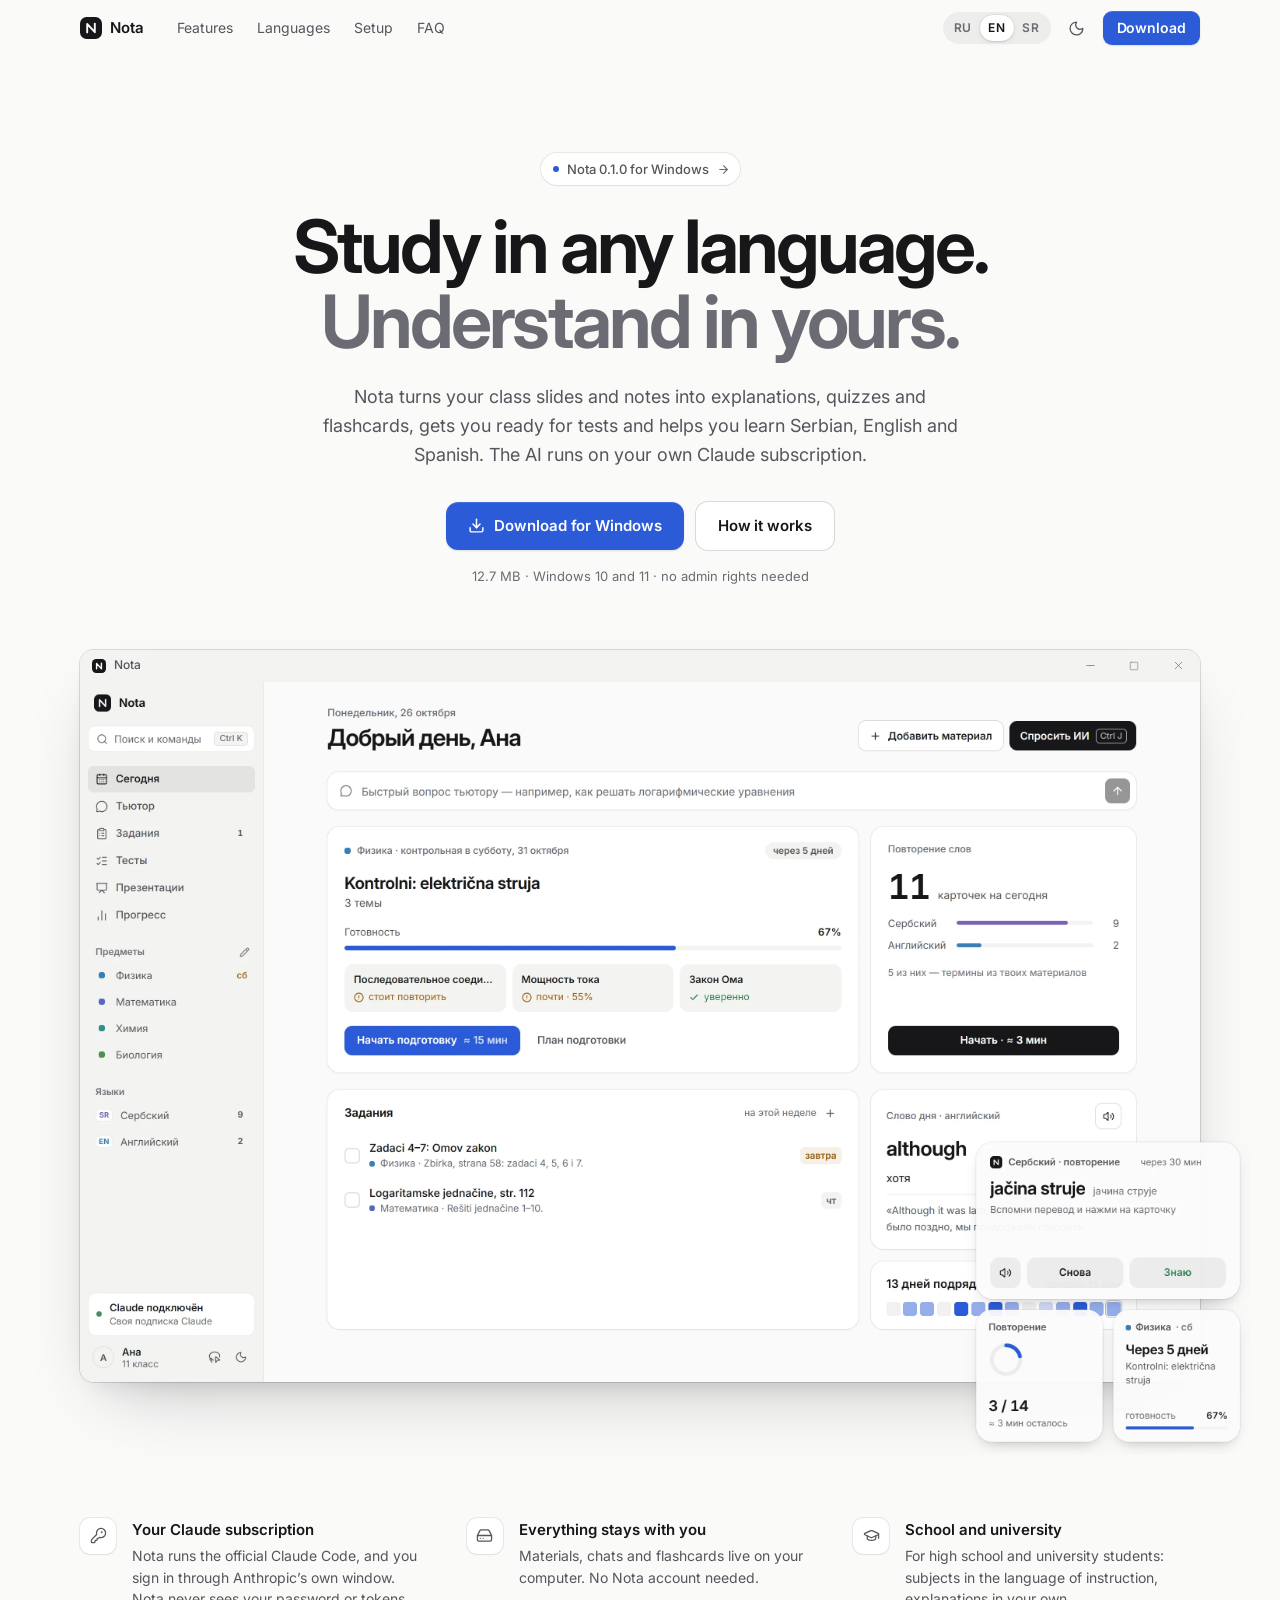
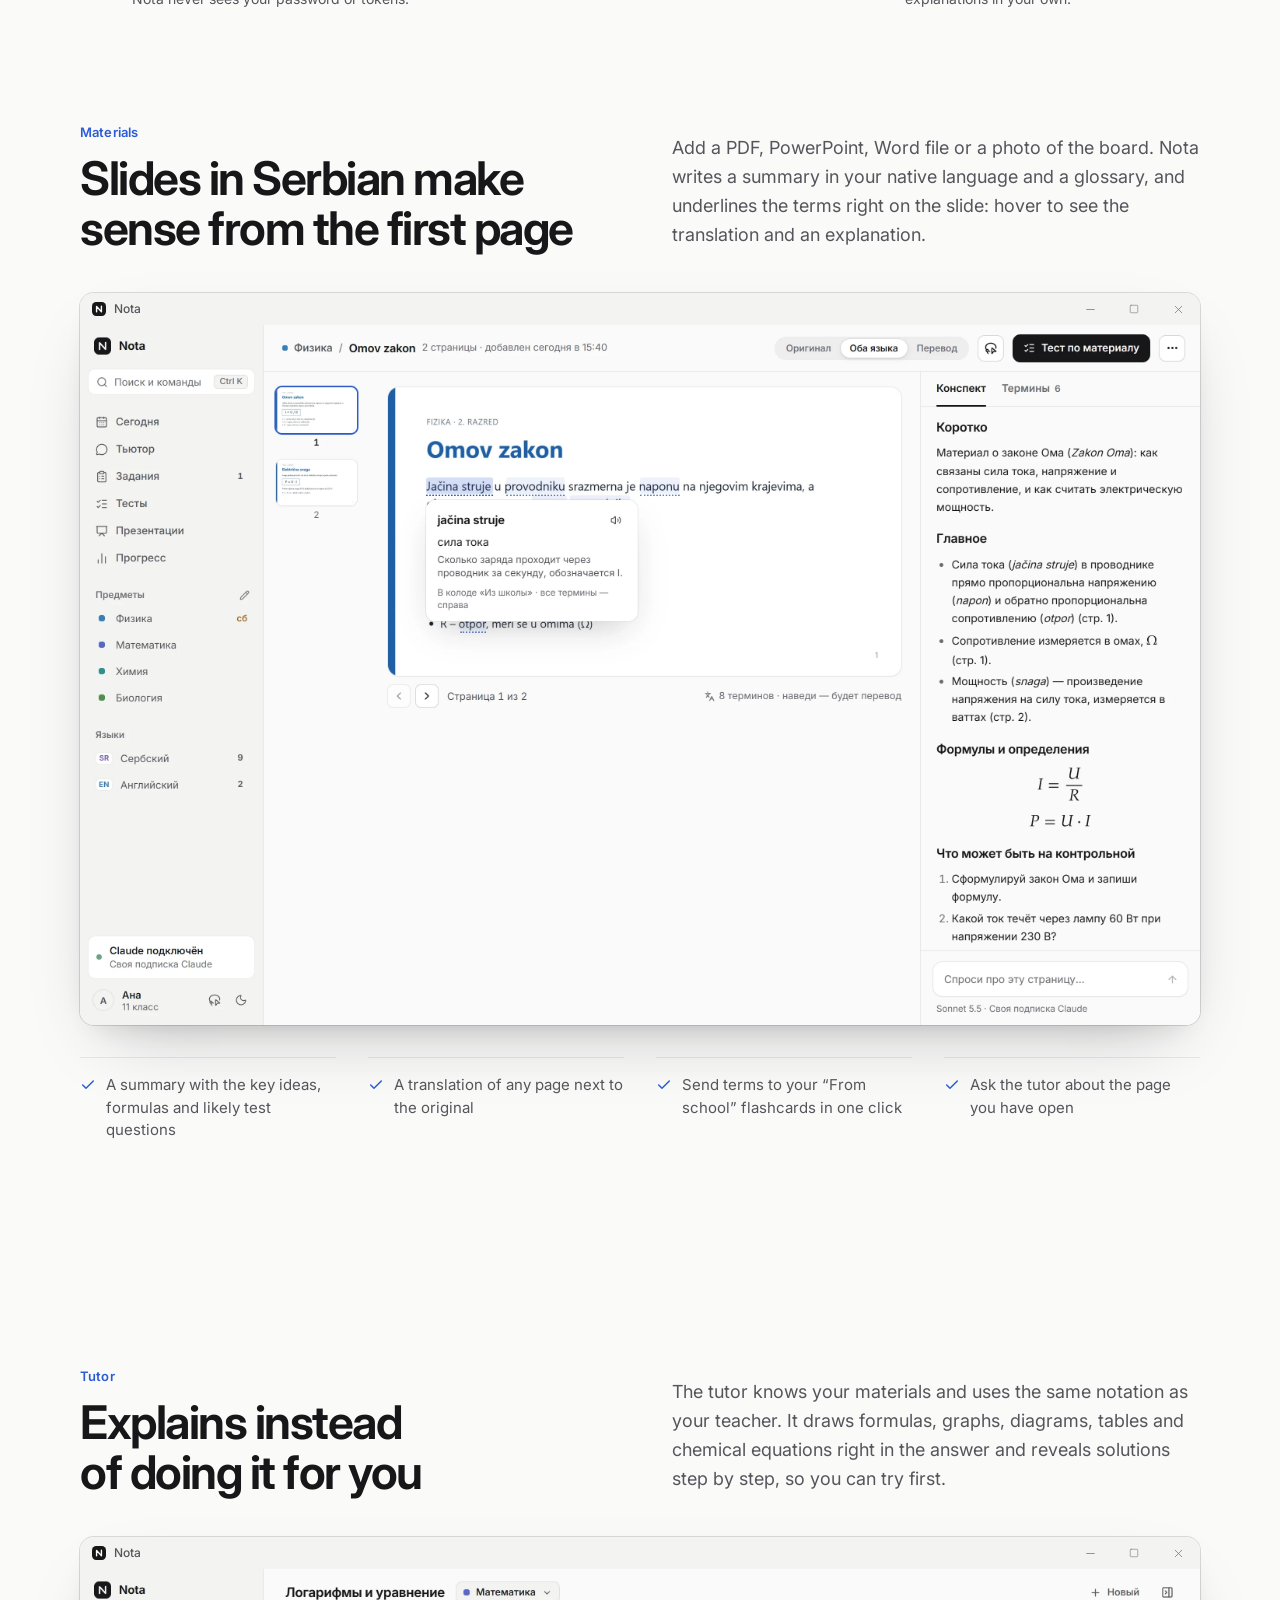
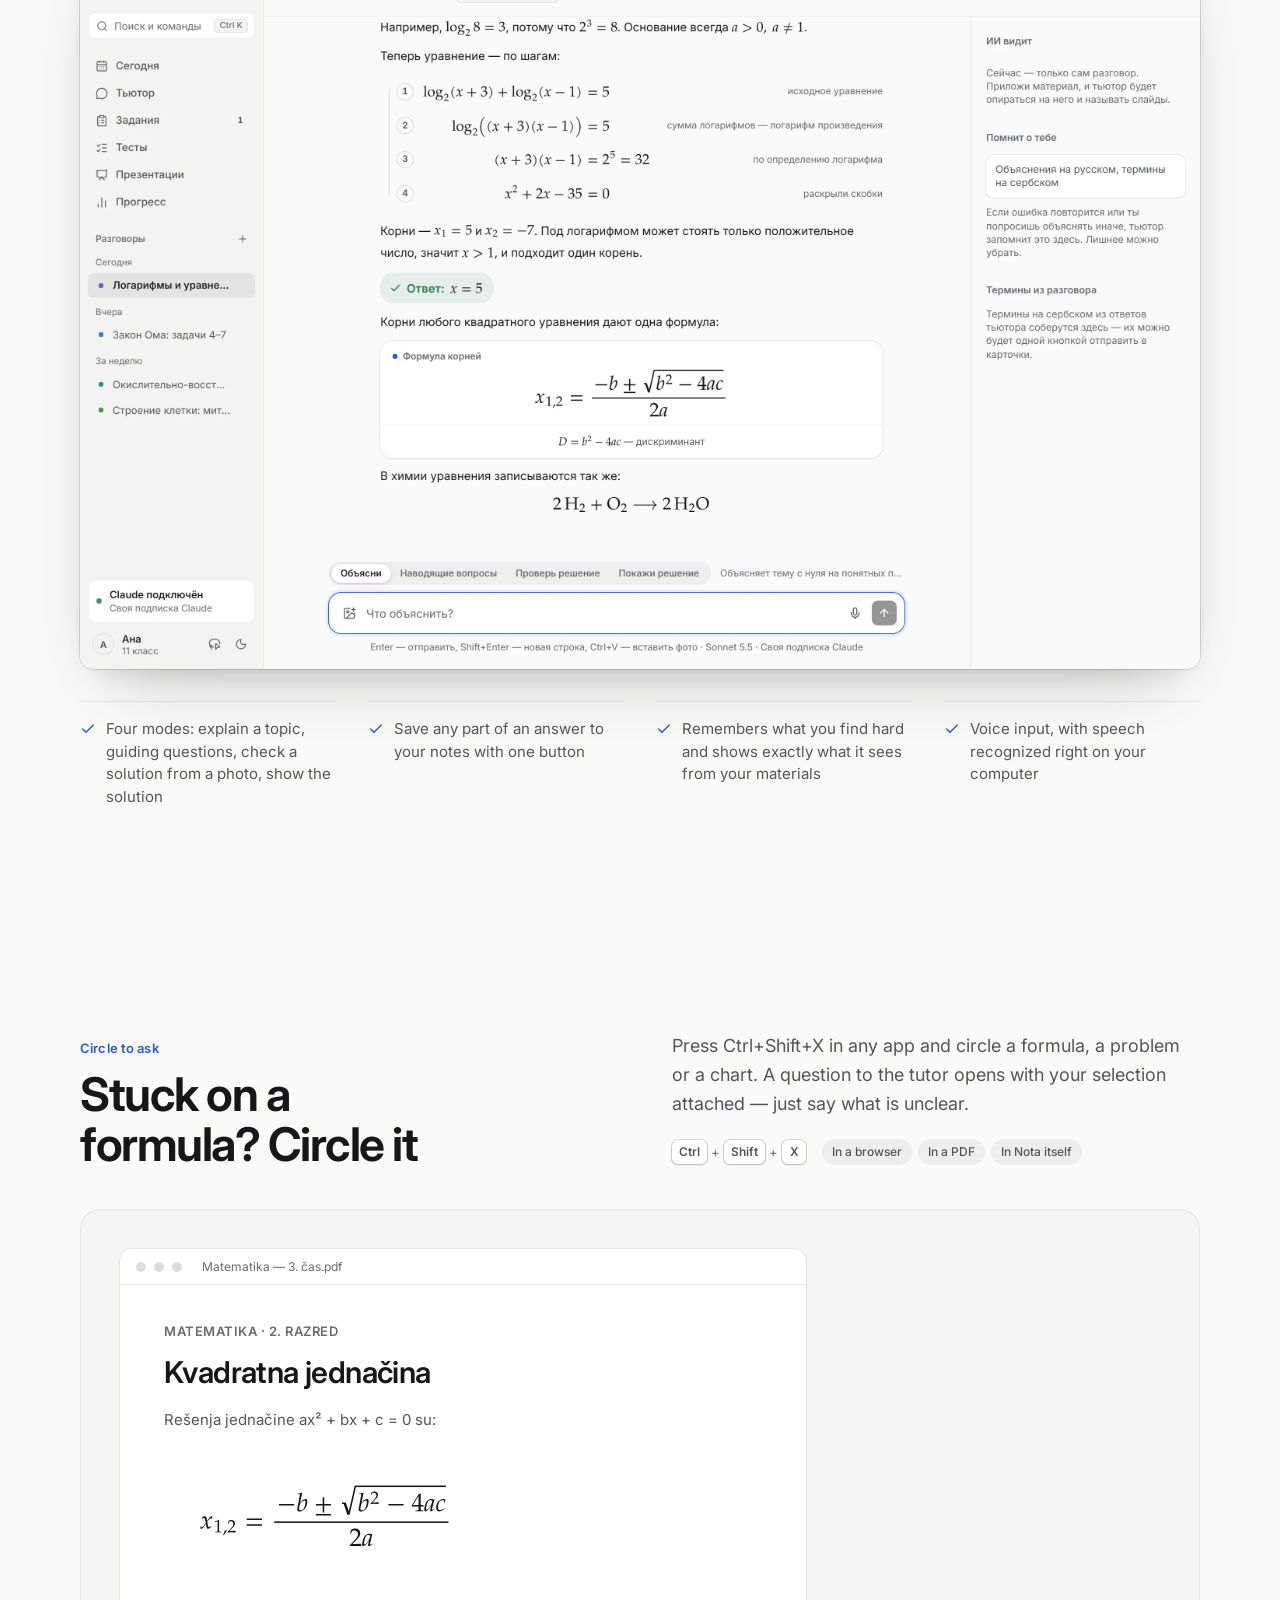
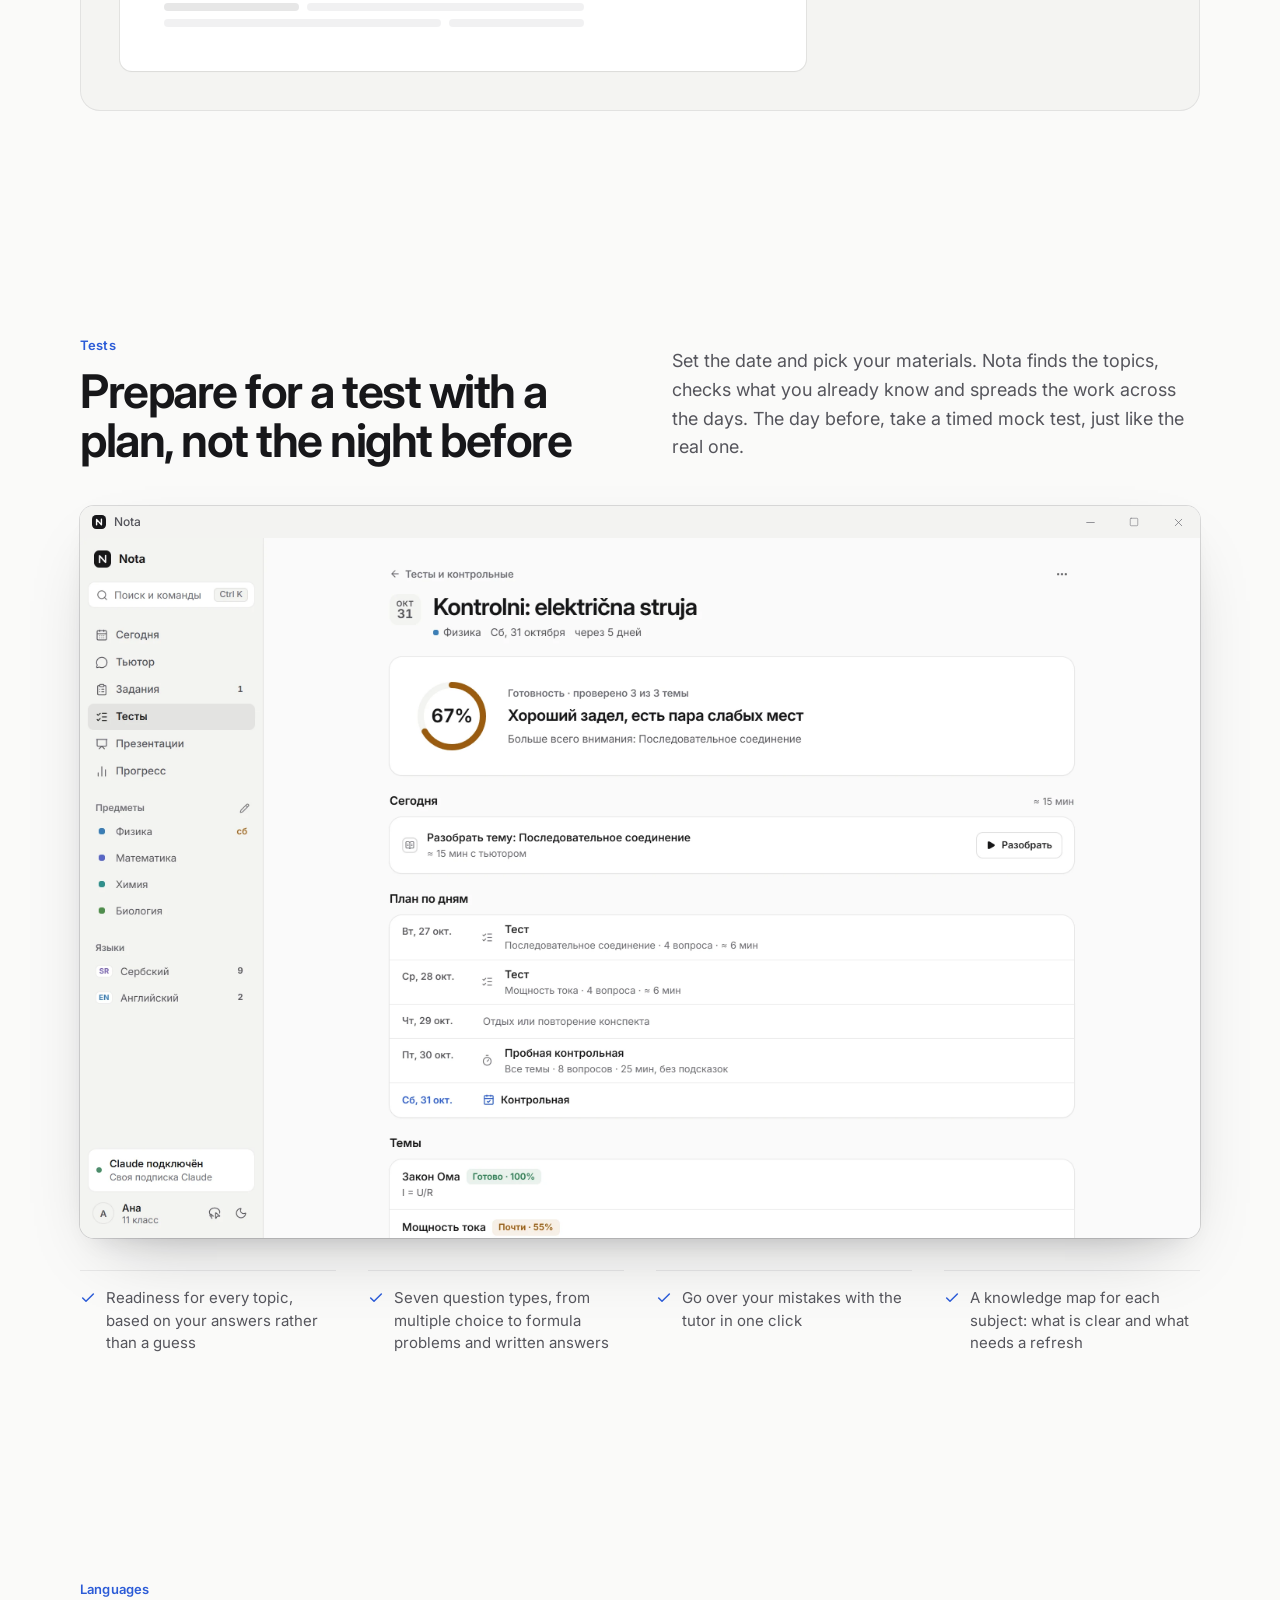
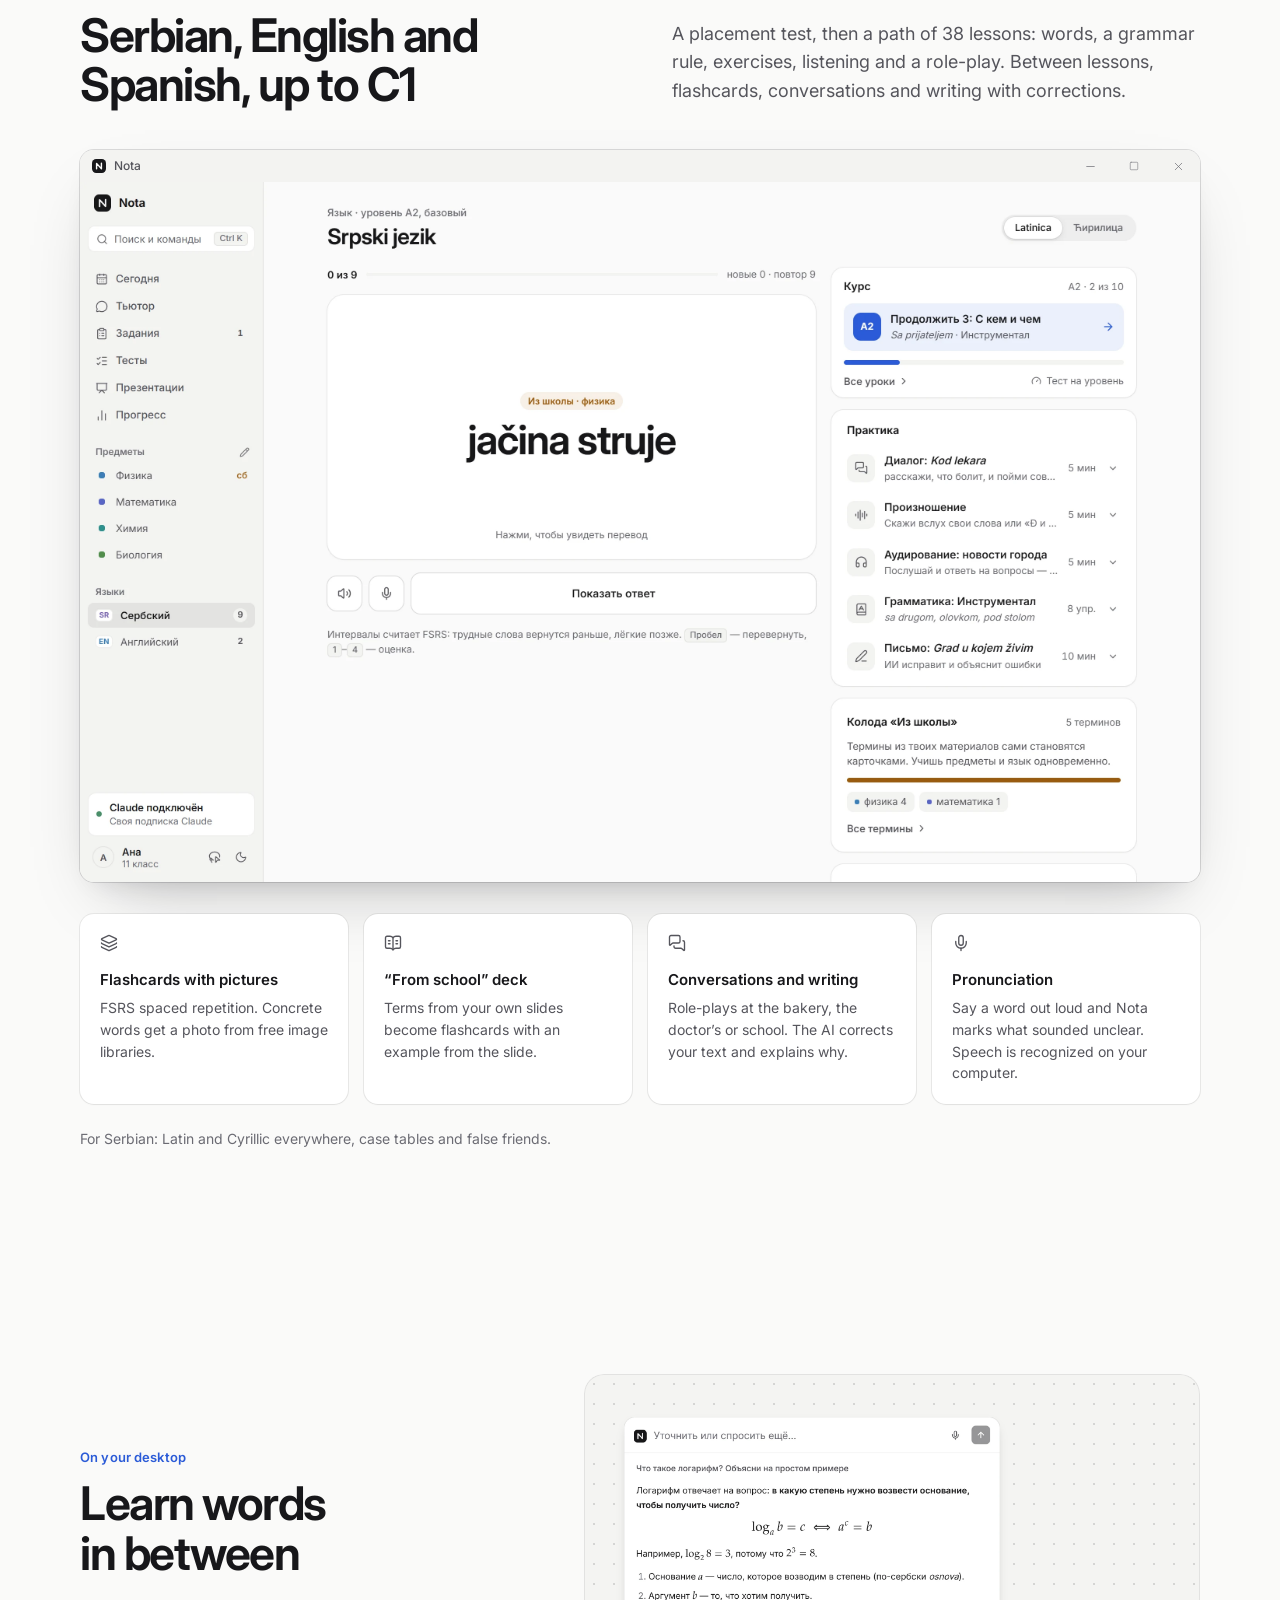
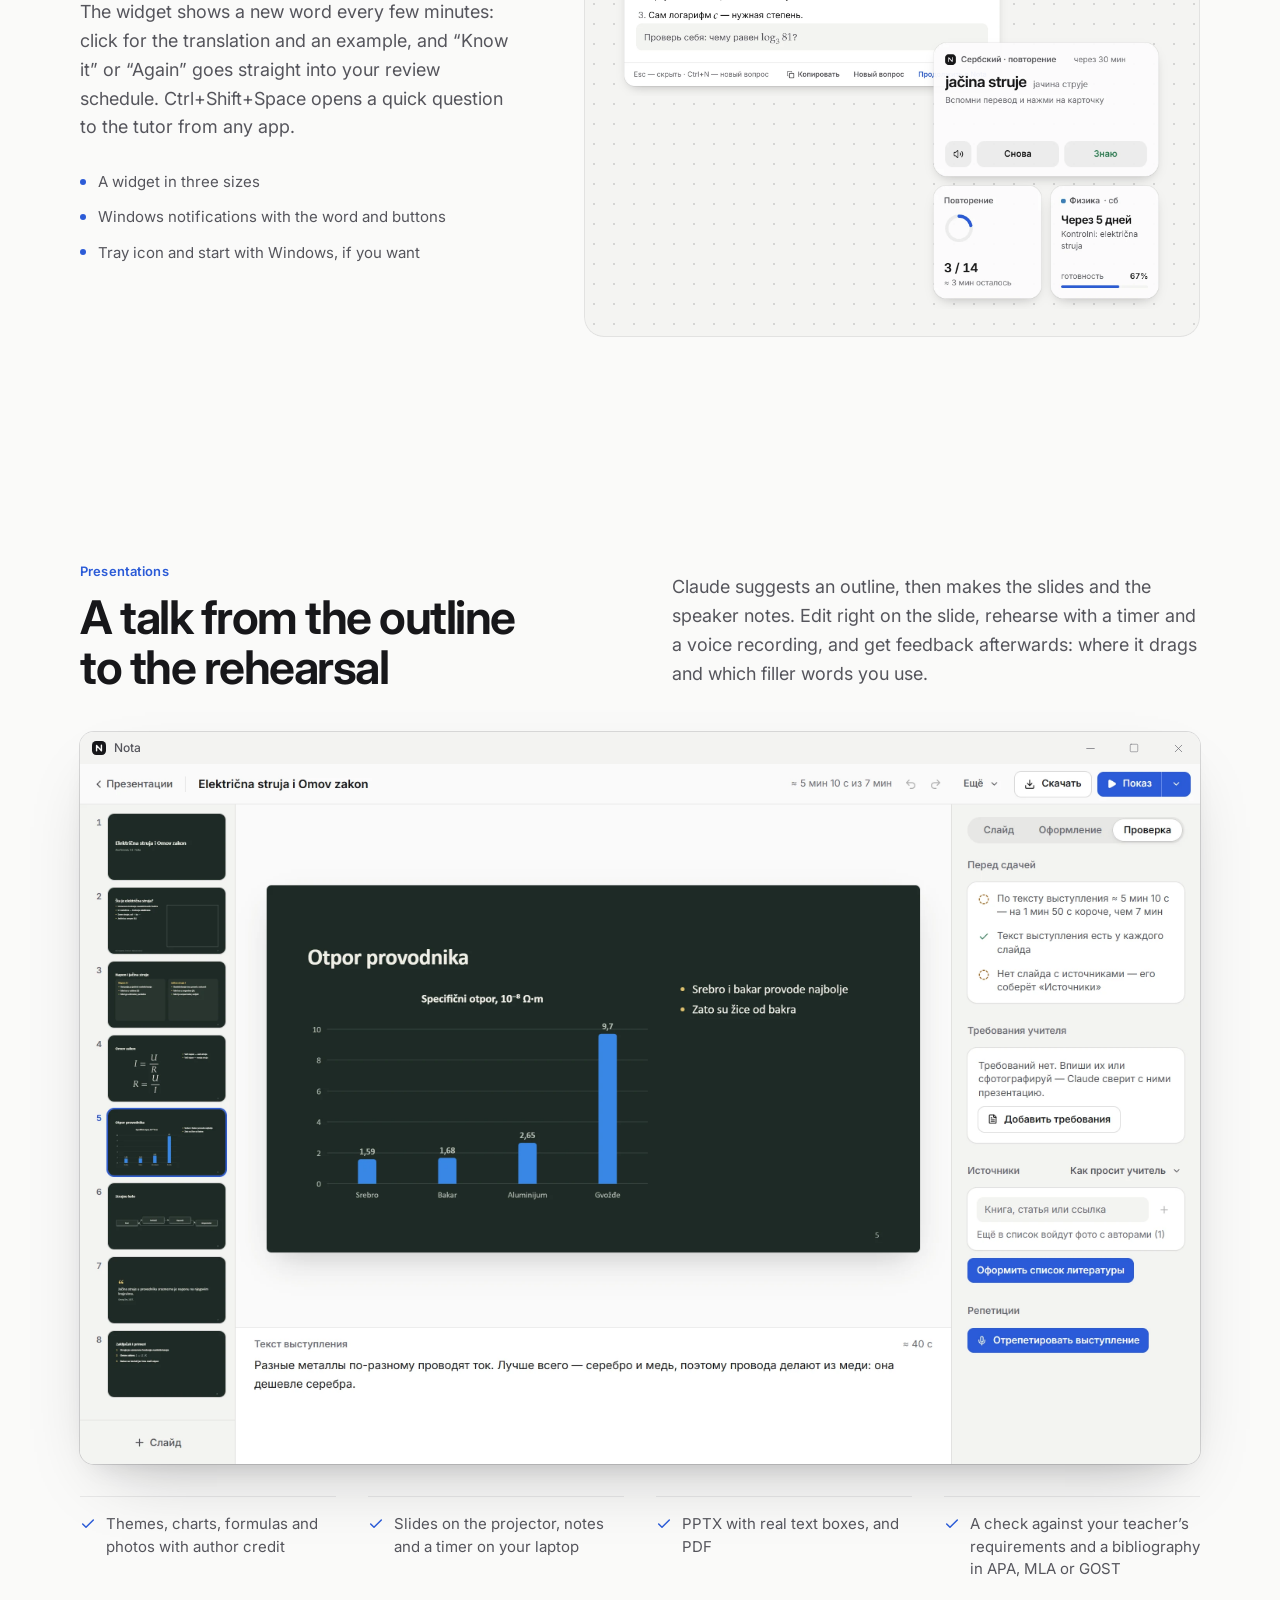
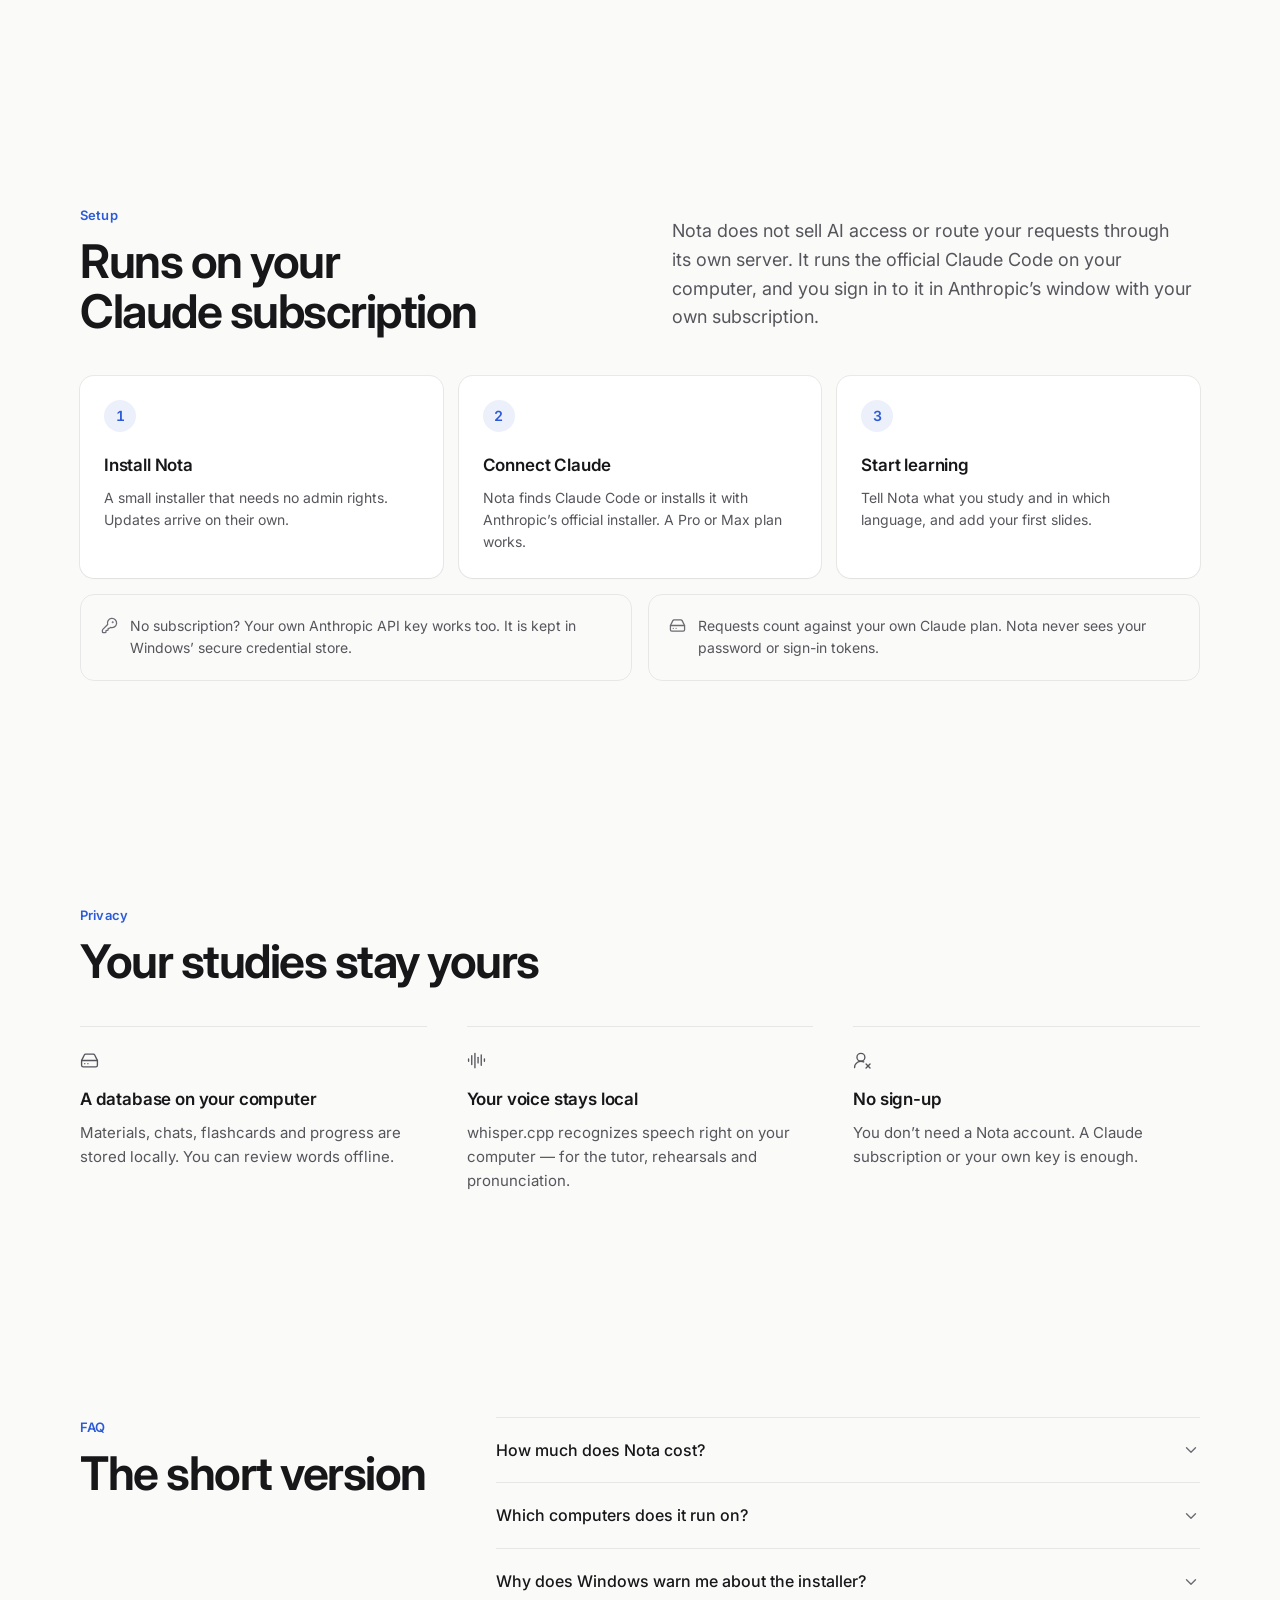
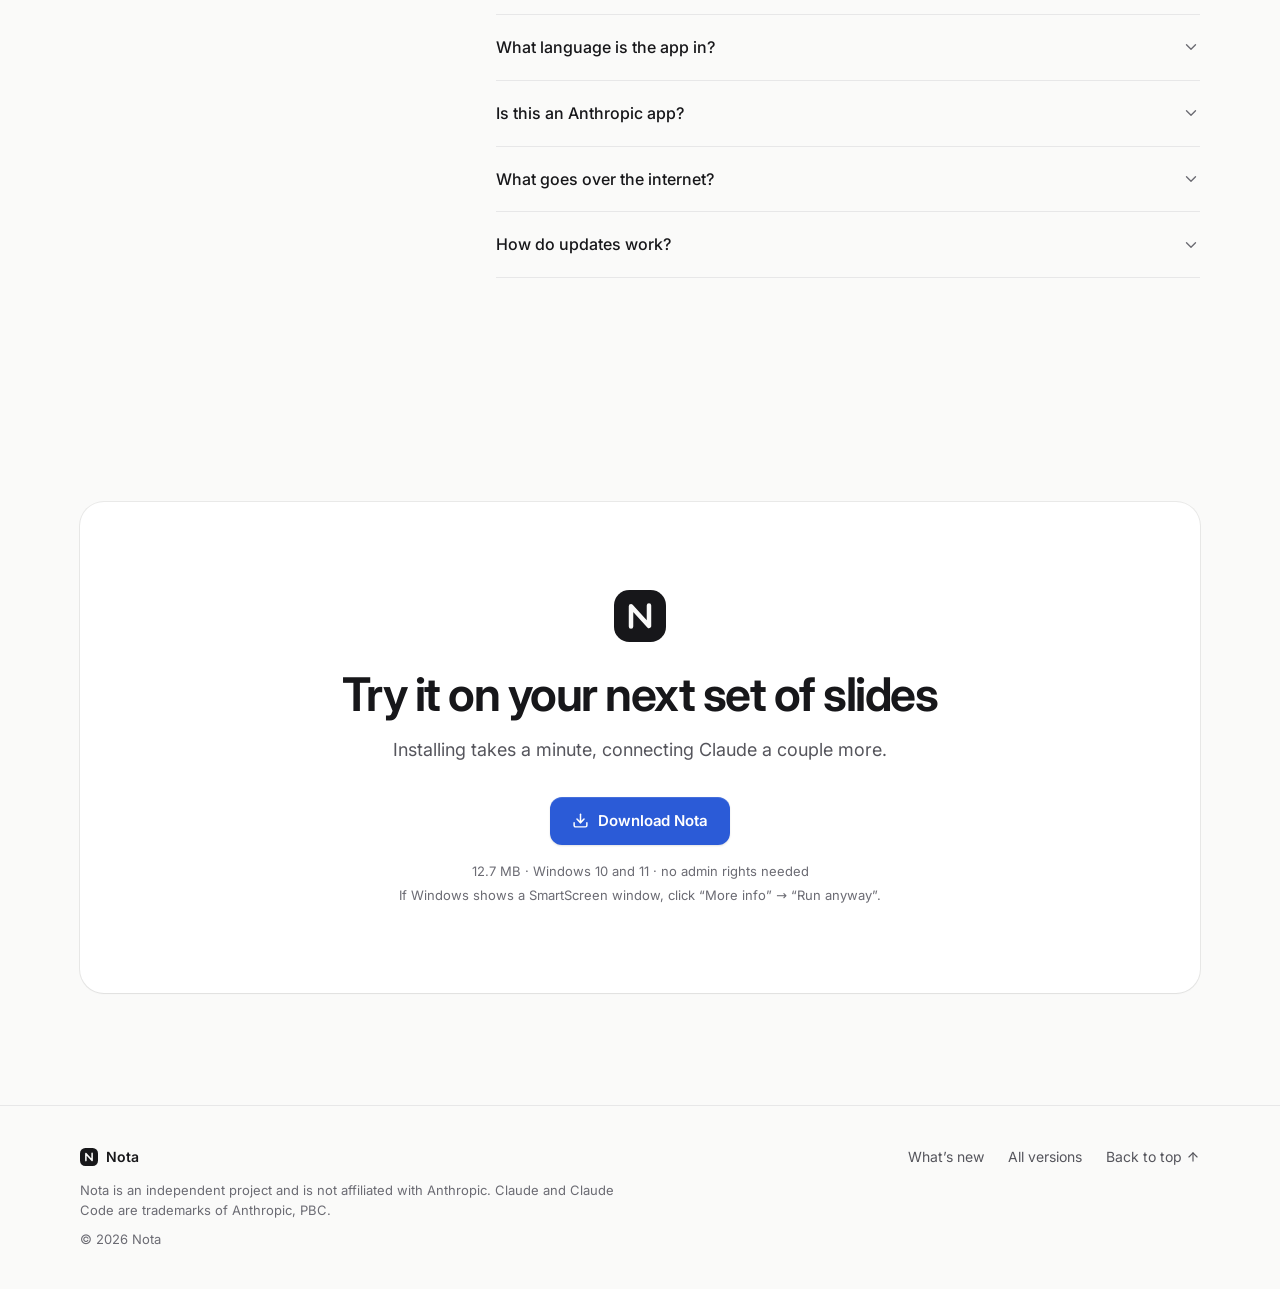
<file: en/index.html>
<!doctype html>
<html lang="en">
  <head>
    <meta charset="UTF-8" />
    <meta name="viewport" content="width=device-width, initial-scale=1.0" />
    <title>Nota — study and languages with AI on your own Claude subscription</title>
    <meta name="description" content="Nota turns your class slides and notes into explanations, quizzes and flashcards, gets you ready for tests and helps you learn Serbian, English and Spanish. For Windows." />
    <link rel="canonical" href="https://saiber0908.github.io/nota-releases/en/" />
    <link rel="alternate" hreflang="ru" href="https://saiber0908.github.io/nota-releases/" />
    <link rel="alternate" hreflang="en" href="https://saiber0908.github.io/nota-releases/en/" />
    <link rel="alternate" hreflang="sr-Latn" href="https://saiber0908.github.io/nota-releases/sr/" />
    <link rel="alternate" hreflang="x-default" href="https://saiber0908.github.io/nota-releases/" />
    <meta property="og:type" content="website" />
    <meta property="og:site_name" content="Nota" />
    <meta property="og:title" content="Nota — study and languages with AI on your own Claude subscription" />
    <meta property="og:description" content="Nota turns your class slides and notes into explanations, quizzes and flashcards, gets you ready for tests and helps you learn Serbian, English and Spanish. For Windows." />
    <meta property="og:url" content="https://saiber0908.github.io/nota-releases/en/" />
    <meta property="og:image" content="https://saiber0908.github.io/nota-releases/og/en.png" />
    <meta property="og:image:width" content="1200" />
    <meta property="og:image:height" content="630" />
    <meta property="og:locale" content="en_US" />
    <meta name="twitter:card" content="summary_large_image" />
    <meta name="theme-color" content="#fafaf9" media="(prefers-color-scheme: light)" />
    <meta name="theme-color" content="#0f0f11" media="(prefers-color-scheme: dark)" />
    <link rel="icon" type="image/png" sizes="32x32" href="../favicon-32.png" />
    <link rel="apple-touch-icon" href="../apple-touch-icon.png" />
    <script>
      // До первой отрисовки: тема (своя или как в системе) и метка «скрипты работают» — без неё всё видно сразу.
      (function () {
        var d = document.documentElement;
        d.classList.add("js");
        var t = null;
        try {
          t = localStorage.getItem("nota-site:theme");
        } catch (e) {}
        if (t !== "light" && t !== "dark") t = matchMedia("(prefers-color-scheme: dark)").matches ? "dark" : "light";
        d.dataset.theme = t;
      })();
    </script>
    <script type="module" crossorigin src="../assets/index-JGdaL7pS.js"></script>
    <link rel="stylesheet" crossorigin href="../assets/index-D24R0_zx.css">
  </head>
  <body>
    <div id="app"><a href="#main" class="site-skip">Skip to content</a><header class="site-header"><div class="site-container flex h-14 items-center gap-6"><a href="#top" class="flex items-center gap-2 text-[15px] font-semibold tracking-[-0.01em] text-fg" aria-label="Nota"><svg width="22" height="22" viewBox="0 0 22 22" aria-hidden="true" class="text-fg"><rect width="22" height="22" rx="6.5" fill="currentColor"></rect><path d="M7.2 15.4V6.9l7.6 8.3V6.6" fill="none" stroke="var(--n-bg)" stroke-width="1.9" stroke-linecap="round" stroke-linejoin="round"></path></svg>Nota</a><nav class="hidden items-center gap-1 md:flex" aria-label="Menu"><a href="#features" class="rounded-[8px] px-2.5 py-1.5 text-[14px] text-fg-2 transition-colors hover:bg-hover hover:text-fg">Features</a><a href="#languages" class="rounded-[8px] px-2.5 py-1.5 text-[14px] text-fg-2 transition-colors hover:bg-hover hover:text-fg">Languages</a><a href="#how" class="rounded-[8px] px-2.5 py-1.5 text-[14px] text-fg-2 transition-colors hover:bg-hover hover:text-fg">Setup</a><a href="#faq" class="rounded-[8px] px-2.5 py-1.5 text-[14px] text-fg-2 transition-colors hover:bg-hover hover:text-fg">FAQ</a></nav><div class="ml-auto flex items-center gap-2"><nav class="site-langs" aria-label="Language / Язык / Jezik"><a href="../" hrefLang="ru" lang="ru" data-lang="ru" title="Русский">RU</a><a href="../en/" hrefLang="en" lang="en" data-lang="en" aria-current="page" title="English">EN</a><a href="../sr/" hrefLang="sr-Latn" lang="sr-Latn" data-lang="sr" title="Srpski">SR</a></nav><button type="button" class="site-icon-button" data-theme-toggle="true" data-label-light="Dark theme" data-label-dark="Light theme" aria-label="Dark theme"><svg xmlns="http://www.w3.org/2000/svg" width="17" height="17" viewBox="0 0 24 24" fill="none" stroke="currentColor" stroke-width="1.8" stroke-linecap="round" stroke-linejoin="round" class="lucide lucide-moon theme-icon-moon" aria-hidden="true"><path d="M20.985 12.486a9 9 0 1 1-9.473-9.472c.405-.022.617.46.402.803a6 6 0 0 0 8.268 8.268c.344-.215.825-.004.803.401"></path></svg><svg xmlns="http://www.w3.org/2000/svg" width="17" height="17" viewBox="0 0 24 24" fill="none" stroke="currentColor" stroke-width="1.8" stroke-linecap="round" stroke-linejoin="round" class="lucide lucide-sun theme-icon-sun" aria-hidden="true"><circle cx="12" cy="12" r="4"></circle><path d="M12 2v2"></path><path d="M12 20v2"></path><path d="m4.93 4.93 1.41 1.41"></path><path d="m17.66 17.66 1.41 1.41"></path><path d="M2 12h2"></path><path d="M20 12h2"></path><path d="m6.34 17.66-1.41 1.41"></path><path d="m19.07 4.93-1.41 1.41"></path></svg></button><a href="https://github.com/saiber0908/nota-releases/releases/download/v0.1.0/Nota-Setup-0.1.0.exe" data-download="true" class="site-button site-button-sm hidden sm:inline-flex">Download</a></div></div></header><main id="main"><section id="top" class="relative pt-14 pb-6 sm:pt-20 md:pt-24 lg:pb-14"><div class="site-container stagger flex flex-col items-center text-center"><a href="https://github.com/saiber0908/nota-releases/releases/latest" class="site-pill" data-version-text="Nota {v} for Windows"><span class="size-1.5 rounded-full bg-accent animate-breathe" aria-hidden="true"></span><span data-version-label="true">Nota 0.1.0 for Windows</span><svg xmlns="http://www.w3.org/2000/svg" width="13" height="13" viewBox="0 0 24 24" fill="none" stroke="currentColor" stroke-width="2" stroke-linecap="round" stroke-linejoin="round" class="lucide lucide-arrow-right text-fg-3" aria-hidden="true"><path d="M5 12h14"></path><path d="m12 5 7 7-7 7"></path></svg></a><h1 class="site-h1 mt-6">Study in any language.<br/><span class="text-fg-3">Understand in yours.</span></h1><p class="site-lead mt-6 max-w-[640px]">Nota turns your class slides and notes into explanations, quizzes and flashcards, gets you ready for tests and helps you learn Serbian, English and Spanish. The AI runs on your own Claude subscription.</p><div class="mt-8 flex flex-wrap items-center justify-center gap-3"><a href="https://github.com/saiber0908/nota-releases/releases/download/v0.1.0/Nota-Setup-0.1.0.exe" data-download="true" class="site-button"><svg xmlns="http://www.w3.org/2000/svg" width="17" height="17" viewBox="0 0 24 24" fill="none" stroke="currentColor" stroke-width="2.1" stroke-linecap="round" stroke-linejoin="round" class="lucide lucide-download" aria-hidden="true"><path d="M12 15V3"></path><path d="M21 15v4a2 2 0 0 1-2 2H5a2 2 0 0 1-2-2v-4"></path><path d="m7 10 5 5 5-5"></path></svg>Download for Windows</a><a href="#how" class="site-button site-button-ghost">How it works</a></div><p class="mt-4 text-[13px] text-fg-3" data-meta="true" data-meta-template="{size} · Windows 10 and 11 · no admin rights needed">12.7 MB · Windows 10 and 11 · no admin rights needed</p></div><div class="site-container mt-14 sm:mt-16"><div class="hero-shot relative mx-auto"><figure class="app-window overflow-hidden rounded-[14px] bg-surface"><div class="flex h-8 items-center justify-between bg-sidebar pl-3 text-fg-3" aria-hidden="true"><span class="flex items-center gap-2 text-[12px] font-medium text-fg-2"><svg width="14" height="14" viewBox="0 0 22 22" aria-hidden="true"><rect width="22" height="22" rx="6.5" fill="var(--n-fg)"></rect><path d="M7.2 15.4V6.9l7.6 8.3V6.6" fill="none" stroke="var(--n-bg)" stroke-width="2.2" stroke-linecap="round" stroke-linejoin="round"></path></svg>Nota</span><span class="flex h-full"><span class="grid w-11 place-items-center"><svg xmlns="http://www.w3.org/2000/svg" width="13" height="13" viewBox="0 0 24 24" fill="none" stroke="currentColor" stroke-width="1.3" stroke-linecap="round" stroke-linejoin="round" class="lucide lucide-minus" aria-hidden="true"><path d="M5 12h14"></path></svg></span><span class="grid w-11 place-items-center"><svg xmlns="http://www.w3.org/2000/svg" width="10" height="10" viewBox="0 0 24 24" fill="none" stroke="currentColor" stroke-width="1.3" stroke-linecap="round" stroke-linejoin="round" class="lucide lucide-square" aria-hidden="true"><rect width="18" height="18" x="3" y="3" rx="2"></rect></svg></span><span class="grid w-11 place-items-center"><svg xmlns="http://www.w3.org/2000/svg" width="13" height="13" viewBox="0 0 24 24" fill="none" stroke="currentColor" stroke-width="1.3" stroke-linecap="round" stroke-linejoin="round" class="lucide lucide-x" aria-hidden="true"><path d="M18 6 6 18"></path><path d="m6 6 12 12"></path></svg></span></span></div><img class="shot-light block h-auto w-full" src="../shots/today-light.webp" alt="The Today screen in Nota: a physics test with a study plan, words to review and a streak" width="1440" height="900" loading="lazy" decoding="async"/><img class="shot-dark block h-auto w-full" src="../shots/today-dark.webp" alt="The Today screen in Nota: a physics test with a study plan, words to review and a streak" width="1440" height="900" loading="lazy" decoding="async"/></figure><div class="hero-widget hidden lg:block"><img class="shot-light block h-auto w-full" src="../shots/widget-light.webp" alt="Nota desktop widget showing a Serbian word of the day" width="376" height="422" loading="lazy" decoding="async"/><img class="shot-dark block h-auto w-full" src="../shots/widget-dark.webp" alt="Nota desktop widget showing a Serbian word of the day" width="376" height="422" loading="lazy" decoding="async"/></div></div></div></section><section class="site-container pt-16 md:pt-20"><ul class="grid gap-6 md:grid-cols-3 md:gap-10"><li class="flex gap-4" data-reveal="true"><span class="grid size-9 shrink-0 place-items-center rounded-[10px] bg-surface text-fg-2 shadow-card"><svg xmlns="http://www.w3.org/2000/svg" width="17" height="17" viewBox="0 0 24 24" fill="none" stroke="currentColor" stroke-width="1.8" stroke-linecap="round" stroke-linejoin="round" class="lucide lucide-key-round" aria-hidden="true"><path d="M2.586 17.414A2 2 0 0 0 2 18.828V21a1 1 0 0 0 1 1h3a1 1 0 0 0 1-1v-1a1 1 0 0 1 1-1h1a1 1 0 0 0 1-1v-1a1 1 0 0 1 1-1h.172a2 2 0 0 0 1.414-.586l.814-.814a6.5 6.5 0 1 0-4-4z"></path><circle cx="16.5" cy="7.5" r=".5" fill="currentColor"></circle></svg></span><span><span class="block text-[15px] font-semibold text-fg">Your Claude subscription</span><span class="mt-1 block text-[14px] leading-[1.55] text-fg-2">Nota runs the official Claude Code, and you sign in through Anthropic’s own window. Nota never sees your password or tokens.</span></span></li><li class="flex gap-4" data-reveal="true"><span class="grid size-9 shrink-0 place-items-center rounded-[10px] bg-surface text-fg-2 shadow-card"><svg xmlns="http://www.w3.org/2000/svg" width="17" height="17" viewBox="0 0 24 24" fill="none" stroke="currentColor" stroke-width="1.8" stroke-linecap="round" stroke-linejoin="round" class="lucide lucide-hard-drive" aria-hidden="true"><path d="M10 16h.01"></path><path d="M2.212 11.577a2 2 0 0 0-.212.896V18a2 2 0 0 0 2 2h16a2 2 0 0 0 2-2v-5.527a2 2 0 0 0-.212-.896L18.55 5.11A2 2 0 0 0 16.76 4H7.24a2 2 0 0 0-1.79 1.11z"></path><path d="M21.946 12.013H2.054"></path><path d="M6 16h.01"></path></svg></span><span><span class="block text-[15px] font-semibold text-fg">Everything stays with you</span><span class="mt-1 block text-[14px] leading-[1.55] text-fg-2">Materials, chats and flashcards live on your computer. No Nota account needed.</span></span></li><li class="flex gap-4" data-reveal="true"><span class="grid size-9 shrink-0 place-items-center rounded-[10px] bg-surface text-fg-2 shadow-card"><svg xmlns="http://www.w3.org/2000/svg" width="17" height="17" viewBox="0 0 24 24" fill="none" stroke="currentColor" stroke-width="1.8" stroke-linecap="round" stroke-linejoin="round" class="lucide lucide-graduation-cap" aria-hidden="true"><path d="M21.42 10.922a1 1 0 0 0-.019-1.838L12.83 5.18a2 2 0 0 0-1.66 0L2.6 9.08a1 1 0 0 0 0 1.832l8.57 3.908a2 2 0 0 0 1.66 0z"></path><path d="M22 10v6"></path><path d="M6 12.5V16a6 3 0 0 0 12 0v-3.5"></path></svg></span><span><span class="block text-[15px] font-semibold text-fg">School and university</span><span class="mt-1 block text-[14px] leading-[1.55] text-fg-2">For high school and university students: subjects in the language of instruction, explanations in your own.</span></span></li></ul></section><div id="features" class="scroll-mt-16"></div><section class="site-section" aria-labelledby="materials-title"><div class="site-container"><div class="grid gap-x-16 gap-y-5 md:grid-cols-2 md:items-end" data-reveal="true"><div><p class="text-[13px] font-semibold tracking-[0.01em] text-accent">Materials</p><h2 id="materials-title" class="site-h2 mt-3">Slides in Serbian make sense from the first page</h2></div><p class="site-lead md:pb-1">Add a PDF, PowerPoint, Word file or a photo of the board. Nota writes a summary in your native language and a glossary, and underlines the terms right on the slide: hover to see the translation and an explanation.</p></div><div class="mt-10" data-reveal="true"><figure class="app-window overflow-hidden rounded-[14px] bg-surface"><div class="flex h-8 items-center justify-between bg-sidebar pl-3 text-fg-3" aria-hidden="true"><span class="flex items-center gap-2 text-[12px] font-medium text-fg-2"><svg width="14" height="14" viewBox="0 0 22 22" aria-hidden="true"><rect width="22" height="22" rx="6.5" fill="var(--n-fg)"></rect><path d="M7.2 15.4V6.9l7.6 8.3V6.6" fill="none" stroke="var(--n-bg)" stroke-width="2.2" stroke-linecap="round" stroke-linejoin="round"></path></svg>Nota</span><span class="flex h-full"><span class="grid w-11 place-items-center"><svg xmlns="http://www.w3.org/2000/svg" width="13" height="13" viewBox="0 0 24 24" fill="none" stroke="currentColor" stroke-width="1.3" stroke-linecap="round" stroke-linejoin="round" class="lucide lucide-minus" aria-hidden="true"><path d="M5 12h14"></path></svg></span><span class="grid w-11 place-items-center"><svg xmlns="http://www.w3.org/2000/svg" width="10" height="10" viewBox="0 0 24 24" fill="none" stroke="currentColor" stroke-width="1.3" stroke-linecap="round" stroke-linejoin="round" class="lucide lucide-square" aria-hidden="true"><rect width="18" height="18" x="3" y="3" rx="2"></rect></svg></span><span class="grid w-11 place-items-center"><svg xmlns="http://www.w3.org/2000/svg" width="13" height="13" viewBox="0 0 24 24" fill="none" stroke="currentColor" stroke-width="1.3" stroke-linecap="round" stroke-linejoin="round" class="lucide lucide-x" aria-hidden="true"><path d="M18 6 6 18"></path><path d="m6 6 12 12"></path></svg></span></span></div><img class="shot-light block h-auto w-full" src="../shots/material-light.webp" alt="A Serbian slide in Nota with underlined terms and a summary next to it" width="1440" height="900" loading="lazy" decoding="async"/><img class="shot-dark block h-auto w-full" src="../shots/material-dark.webp" alt="A Serbian slide in Nota with underlined terms and a summary next to it" width="1440" height="900" loading="lazy" decoding="async"/></figure></div><ul class="mt-8 grid gap-x-8 gap-y-5 sm:grid-cols-2 lg:grid-cols-4" data-reveal="true"><li class="flex gap-2.5 border-t border-line pt-4 text-[15px] leading-[1.5] text-fg-2"><svg xmlns="http://www.w3.org/2000/svg" width="16" height="16" viewBox="0 0 24 24" fill="none" stroke="currentColor" stroke-width="2.2" stroke-linecap="round" stroke-linejoin="round" class="lucide lucide-check mt-[3px] shrink-0 text-accent" aria-hidden="true"><path d="M20 6 9 17l-5-5"></path></svg><span>A summary with the key ideas, formulas and likely test questions</span></li><li class="flex gap-2.5 border-t border-line pt-4 text-[15px] leading-[1.5] text-fg-2"><svg xmlns="http://www.w3.org/2000/svg" width="16" height="16" viewBox="0 0 24 24" fill="none" stroke="currentColor" stroke-width="2.2" stroke-linecap="round" stroke-linejoin="round" class="lucide lucide-check mt-[3px] shrink-0 text-accent" aria-hidden="true"><path d="M20 6 9 17l-5-5"></path></svg><span>A translation of any page next to the original</span></li><li class="flex gap-2.5 border-t border-line pt-4 text-[15px] leading-[1.5] text-fg-2"><svg xmlns="http://www.w3.org/2000/svg" width="16" height="16" viewBox="0 0 24 24" fill="none" stroke="currentColor" stroke-width="2.2" stroke-linecap="round" stroke-linejoin="round" class="lucide lucide-check mt-[3px] shrink-0 text-accent" aria-hidden="true"><path d="M20 6 9 17l-5-5"></path></svg><span>Send terms to your “From school” flashcards in one click</span></li><li class="flex gap-2.5 border-t border-line pt-4 text-[15px] leading-[1.5] text-fg-2"><svg xmlns="http://www.w3.org/2000/svg" width="16" height="16" viewBox="0 0 24 24" fill="none" stroke="currentColor" stroke-width="2.2" stroke-linecap="round" stroke-linejoin="round" class="lucide lucide-check mt-[3px] shrink-0 text-accent" aria-hidden="true"><path d="M20 6 9 17l-5-5"></path></svg><span>Ask the tutor about the page you have open</span></li></ul></div></section><section class="site-section" aria-labelledby="tutor-title"><div class="site-container"><div class="grid gap-x-16 gap-y-5 md:grid-cols-2 md:items-end" data-reveal="true"><div><p class="text-[13px] font-semibold tracking-[0.01em] text-accent">Tutor</p><h2 id="tutor-title" class="site-h2 mt-3">Explains instead of doing it for you</h2></div><p class="site-lead md:pb-1">The tutor knows your materials and uses the same notation as your teacher. It draws formulas, graphs, diagrams, tables and chemical equations right in the answer and reveals solutions step by step, so you can try first.</p></div><div class="mt-10" data-reveal="true"><figure class="app-window overflow-hidden rounded-[14px] bg-surface"><div class="flex h-8 items-center justify-between bg-sidebar pl-3 text-fg-3" aria-hidden="true"><span class="flex items-center gap-2 text-[12px] font-medium text-fg-2"><svg width="14" height="14" viewBox="0 0 22 22" aria-hidden="true"><rect width="22" height="22" rx="6.5" fill="var(--n-fg)"></rect><path d="M7.2 15.4V6.9l7.6 8.3V6.6" fill="none" stroke="var(--n-bg)" stroke-width="2.2" stroke-linecap="round" stroke-linejoin="round"></path></svg>Nota</span><span class="flex h-full"><span class="grid w-11 place-items-center"><svg xmlns="http://www.w3.org/2000/svg" width="13" height="13" viewBox="0 0 24 24" fill="none" stroke="currentColor" stroke-width="1.3" stroke-linecap="round" stroke-linejoin="round" class="lucide lucide-minus" aria-hidden="true"><path d="M5 12h14"></path></svg></span><span class="grid w-11 place-items-center"><svg xmlns="http://www.w3.org/2000/svg" width="10" height="10" viewBox="0 0 24 24" fill="none" stroke="currentColor" stroke-width="1.3" stroke-linecap="round" stroke-linejoin="round" class="lucide lucide-square" aria-hidden="true"><rect width="18" height="18" x="3" y="3" rx="2"></rect></svg></span><span class="grid w-11 place-items-center"><svg xmlns="http://www.w3.org/2000/svg" width="13" height="13" viewBox="0 0 24 24" fill="none" stroke="currentColor" stroke-width="1.3" stroke-linecap="round" stroke-linejoin="round" class="lucide lucide-x" aria-hidden="true"><path d="M18 6 6 18"></path><path d="m6 6 12 12"></path></svg></span></span></div><img class="shot-light block h-auto w-full" src="../shots/tutor-light.webp" alt="A tutor answer in Nota: a logarithmic equation solved step by step and the quadratic formula" width="1440" height="900" loading="lazy" decoding="async"/><img class="shot-dark block h-auto w-full" src="../shots/tutor-dark.webp" alt="A tutor answer in Nota: a logarithmic equation solved step by step and the quadratic formula" width="1440" height="900" loading="lazy" decoding="async"/></figure></div><ul class="mt-8 grid gap-x-8 gap-y-5 sm:grid-cols-2 lg:grid-cols-4" data-reveal="true"><li class="flex gap-2.5 border-t border-line pt-4 text-[15px] leading-[1.5] text-fg-2"><svg xmlns="http://www.w3.org/2000/svg" width="16" height="16" viewBox="0 0 24 24" fill="none" stroke="currentColor" stroke-width="2.2" stroke-linecap="round" stroke-linejoin="round" class="lucide lucide-check mt-[3px] shrink-0 text-accent" aria-hidden="true"><path d="M20 6 9 17l-5-5"></path></svg><span>Four modes: explain a topic, guiding questions, check a solution from a photo, show the solution</span></li><li class="flex gap-2.5 border-t border-line pt-4 text-[15px] leading-[1.5] text-fg-2"><svg xmlns="http://www.w3.org/2000/svg" width="16" height="16" viewBox="0 0 24 24" fill="none" stroke="currentColor" stroke-width="2.2" stroke-linecap="round" stroke-linejoin="round" class="lucide lucide-check mt-[3px] shrink-0 text-accent" aria-hidden="true"><path d="M20 6 9 17l-5-5"></path></svg><span>Save any part of an answer to your notes with one button</span></li><li class="flex gap-2.5 border-t border-line pt-4 text-[15px] leading-[1.5] text-fg-2"><svg xmlns="http://www.w3.org/2000/svg" width="16" height="16" viewBox="0 0 24 24" fill="none" stroke="currentColor" stroke-width="2.2" stroke-linecap="round" stroke-linejoin="round" class="lucide lucide-check mt-[3px] shrink-0 text-accent" aria-hidden="true"><path d="M20 6 9 17l-5-5"></path></svg><span>Remembers what you find hard and shows exactly what it sees from your materials</span></li><li class="flex gap-2.5 border-t border-line pt-4 text-[15px] leading-[1.5] text-fg-2"><svg xmlns="http://www.w3.org/2000/svg" width="16" height="16" viewBox="0 0 24 24" fill="none" stroke="currentColor" stroke-width="2.2" stroke-linecap="round" stroke-linejoin="round" class="lucide lucide-check mt-[3px] shrink-0 text-accent" aria-hidden="true"><path d="M20 6 9 17l-5-5"></path></svg><span>Voice input, with speech recognized right on your computer</span></li></ul></div></section><section class="site-section" aria-labelledby="lasso-title"><div class="site-container"><div class="grid gap-x-16 gap-y-6 md:grid-cols-2 md:items-end" data-reveal="true"><div><p class="text-[13px] font-semibold tracking-[0.01em] text-accent">Circle to ask</p><h2 id="lasso-title" class="site-h2 mt-3">Stuck on a formula? Circle it</h2></div><div class="md:pb-1"><p class="site-lead">Press Ctrl+Shift+X in any app and circle a formula, a problem or a chart. A question to the tutor opens with your selection attached — just say what is unclear.</p><div class="mt-5 flex flex-wrap items-center gap-x-4 gap-y-2 text-[13px] text-fg-3"><span class="inline-flex items-center gap-1"><span class="inline-flex items-center gap-1"><kbd class="site-kbd">Ctrl</kbd></span><span class="inline-flex items-center gap-1"><span class="text-fg-3">+</span><kbd class="site-kbd">Shift</kbd></span><span class="inline-flex items-center gap-1"><span class="text-fg-3">+</span><kbd class="site-kbd">X</kbd></span></span><span class="flex flex-wrap gap-1.5"><span class="rounded-full bg-[var(--n-track)] px-2.5 py-1 text-[12px] font-medium text-fg-2">In a browser</span><span class="rounded-full bg-[var(--n-track)] px-2.5 py-1 text-[12px] font-medium text-fg-2">In a PDF</span><span class="rounded-full bg-[var(--n-track)] px-2.5 py-1 text-[12px] font-medium text-fg-2">In Nota itself</span></span></div></div></div><div class="lasso-demo mt-10" data-reveal="true" data-play="true" data-step="done" aria-hidden="true"><div class="lasso-screen"><div class="flex h-9 items-center gap-2 border-b border-line px-4 text-[12px] text-fg-3"><span class="size-2.5 rounded-full bg-line-2"></span><span class="size-2.5 rounded-full bg-line-2"></span><span class="size-2.5 rounded-full bg-line-2"></span><span class="ml-3 truncate">Matematika — 3. čas.pdf</span></div><div class="lasso-slide"><p class="text-[13px] font-semibold tracking-[0.04em] text-fg-3 uppercase">Matematika · 2. razred</p><p class="mt-2 text-[26px] font-semibold tracking-[-0.02em] text-fg sm:text-[30px]">Kvadratna jednačina</p><p class="mt-3 text-[15px] text-fg-2">Rešenja jednačine ax² + bx + c = 0 su:</p><div class="lasso-target"><span class="lasso-formula"><svg xmlns="http://www.w3.org/2000/svg" width="20.411ex" height="5.059ex" role="img" focusable="false" viewBox="0 -1741.6 9837.9 2438.6"><g stroke="currentColor" fill="currentColor" stroke-width="0" transform="scale(1,-1)"><g><g><g><path d="M484 472C472 479 463 482 454 482C414 482 374 446 312 354L275 299L269 347C257 446 230 482 171 482C145 482 123 474 114 461L56 378L73 368C103 402 123 416 142 416C175 416 197 375 214 277L225 215L185 153C142 86 108 54 80 54C65 54 54 58 52 63L41 91L21 88C21 68 19 55 13 23C11 11 10 8 9 1C24-7 40-11 52-11C85-11 124 18 155 65L231 182L242 113C256 28 278-11 314-11C336-11 368 6 400 35L449 79L440 98C404 68 379 53 363 53C348 53 335 63 325 83C316 102 305 139 300 168L282 269L317 318C364 383 391 406 422 406C438 406 450 398 455 383L469 387Z"></path></g><g transform="translate(533,-150) scale(0.707)" data-mjx-texclass="ORD"><g><path d="M418-3L418 27L366 30C311 33 301 44 301 96L301 689L287 694C222 660 151 630 60 598L67 555L77 555L206 613L209 614C215 614 217 605 217 581L217 96C217 44 206 33 152 30L96 27L96-3L261 0Z"></path></g><g transform="translate(500,0)"><path d="M218 109L204 123C177 114 159 108 106 93C99 17 74-48 16-144L30-155L71-136C152-31 190 32 218 109Z"></path></g><g transform="translate(750,0)"><path d="M468-3C466 18 466 28 466 42C466 55 466 65 468 87L122 77L304 270C401 373 431 428 431 503C431 618 353 689 226 689C154 689 105 669 56 619L39 483L68 483L81 529C97 587 133 612 200 612C286 612 341 558 341 473C341 398 299 324 186 204L16 23L16-3L239 0Z"></path></g></g></g><g transform="translate(1744.7,0)"><path d="M680 330C678 340 677 350 677 360C677 370 678 380 680 390L80 390C82 380 83 370 83 360C83 350 82 340 80 330M680 110C678 120 677 130 677 140C677 150 678 160 680 170L80 170C82 160 83 150 83 140C83 130 82 120 80 110Z"></path></g><g transform="translate(2782.4,0)"><g transform="translate(220,676)"><g><path d="M680 220C678 230 677 240 677 250C677 260 678 270 680 280L80 280C82 270 83 260 83 250C83 240 82 230 80 220Z"></path></g><g transform="translate(760,0)"><path d="M433 376C433 414 424 453 412 468C405 477 392 482 377 482C353 482 323 474 295 460C244 433 211 403 149 324L235 722L223 733C171 707 135 698 63 691L59 670L107 670C131 670 141 663 141 646C141 639 140 628 139 622L38 71C37 68 37 64 37 61C37 22 85-11 140-11C177-11 228 8 271 39C367 107 433 244 433 376M361 352C361 288 340 202 310 137C277 68 237 36 183 36C137 36 112 59 112 101C112 126 116 154 125 191C144 271 168 319 208 361C241 395 293 424 322 424C348 424 361 401 361 352Z"></path></g><g transform="translate(1445.2,0)"><path d="M680-170C678-160 677-150 677-140C677-130 678-120 680-110L80-110C82-120 83-130 83-140C83-150 82-160 80-170M680 220C678 230 677 240 677 250C677 260 678 270 680 280L410 280L410 550C400 548 390 547 380 547C370 547 360 548 350 550L350 280L80 280C82 270 83 260 83 250C83 240 82 230 80 220L350 220L350-50C360-48 370-47 380-47C390-47 400-48 410-50L410 220Z"></path></g><g transform="translate(2427.4,0)"><g transform="translate(0,165.6)"><path d="M733 780L733 840L622 840L388-168L271 176L120 176L120 116L189 116L335-310C349-308 362-307 376-307C390-307 403-308 417-310L670 780Z"></path></g><g transform="translate(733,0)"><g><g><path d="M433 376C433 414 424 453 412 468C405 477 392 482 377 482C353 482 323 474 295 460C244 433 211 403 149 324L235 722L223 733C171 707 135 698 63 691L59 670L107 670C131 670 141 663 141 646C141 639 140 628 139 622L38 71C37 68 37 64 37 61C37 22 85-11 140-11C177-11 228 8 271 39C367 107 433 244 433 376M361 352C361 288 340 202 310 137C277 68 237 36 183 36C137 36 112 59 112 101C112 126 116 154 125 191C144 271 168 319 208 361C241 395 293 424 322 424C348 424 361 401 361 352Z"></path></g><g transform="translate(496,289) scale(0.707)"><path d="M468-3C466 18 466 28 466 42C466 55 466 65 468 87L122 77L304 270C401 373 431 428 431 503C431 618 353 689 226 689C154 689 105 669 56 619L39 483L68 483L81 529C97 587 133 612 200 612C286 612 341 558 341 473C341 398 299 324 186 204L16 23L16-3L239 0Z"></path></g></g><g transform="translate(1121.8,0)"><path d="M680 220C678 230 677 240 677 250C677 260 678 270 680 280L80 280C82 270 83 260 83 250C83 240 82 230 80 220Z"></path></g><g transform="translate(2104,0)"><path d="M472-3L472 27L424 30C375 33 364 46 364 106L364 181C423 181 444 180 472 177L472 248C472 248 423 245 391 245L364 245L364 384C364 562 366 648 371 689L359 694L285 667L2 204L13 181L280 181L280 106C280 46 269 32 220 30L158 27L158-3L319 0M280 245L65 245L280 597Z"></path></g><g transform="translate(2604,0)"><path d="M406 85L399 106C392 100 391 99 386 95C354 68 339 59 324 59C314 59 309 67 309 83C309 87 309 90 310 93L402 472L392 481L359 463C320 478 301 482 274 482C246 482 226 477 199 464C136 433 104 403 79 354C35 265 4 146 4 66C4 23 19-11 38-11C59-11 96 10 133 42C176 79 216 126 271 204L242 77C238 59 236 42 236 26C236 3 245-11 260-11C283-11 324 17 406 85M319 414C297 307 278 255 245 204C190 120 127 59 94 59C82 59 76 72 76 99C76 163 102 274 137 357C161 415 185 433 234 433C257 433 276 429 319 414Z"></path></g><g transform="translate(3048,0)"><path d="M389 458C364 474 331 482 293 482C248 482 177 447 120 397C63 347 25 243 25 136C25 40 67-11 147-11C201-11 249 9 304 54L354 95L346 115L331 105C259 57 221 40 186 40C130 40 101 80 101 159C101 265 135 368 183 407C204 425 229 433 261 433C306 433 342 414 342 390L342 330L365 330C373 395 380 432 389 458Z"></path></g></g><rect width="3455" height="60" x="733" y="945.6"></rect></g></g><g transform="translate(3055.7,-686)"><g><path d="M468-3C466 18 466 28 466 42C466 55 466 65 468 87L122 77L304 270C401 373 431 428 431 503C431 618 353 689 226 689C154 689 105 669 56 619L39 483L68 483L81 529C97 587 133 612 200 612C286 612 341 558 341 473C341 398 299 324 186 204L16 23L16-3L239 0Z"></path></g><g transform="translate(500,0)"><path d="M406 85L399 106C392 100 391 99 386 95C354 68 339 59 324 59C314 59 309 67 309 83C309 87 309 90 310 93L402 472L392 481L359 463C320 478 301 482 274 482C246 482 226 477 199 464C136 433 104 403 79 354C35 265 4 146 4 66C4 23 19-11 38-11C59-11 96 10 133 42C176 79 216 126 271 204L242 77C238 59 236 42 236 26C236 3 245-11 260-11C283-11 324 17 406 85M319 414C297 307 278 255 245 204C190 120 127 59 94 59C82 59 76 72 76 99C76 163 102 274 137 357C161 415 185 433 234 433C257 433 276 429 319 414Z"></path></g></g><rect width="6815.4" height="60" x="120" y="220"></rect></g></g></g></svg>
</span><svg class="lasso-loop" viewBox="0 0 400 150" preserveAspectRatio="none"><path class="lasso-fill" d="M58 30 C 120 6, 290 4, 352 26 C 392 42, 396 104, 352 124 C 290 146, 116 148, 56 126 C 14 110, 10 52, 58 30 Z"></path><path class="lasso-halo" pathLength="1" d="M58 30 C 120 6, 290 4, 352 26 C 392 42, 396 104, 352 124 C 290 146, 116 148, 56 126 C 14 110, 10 52, 62 28"></path><path class="lasso-stroke" pathLength="1" d="M58 30 C 120 6, 290 4, 352 26 C 392 42, 396 104, 352 124 C 290 146, 116 148, 56 126 C 14 110, 10 52, 62 28"></path></svg></div><div class="mt-6 grid max-w-[420px] grid-cols-3 gap-2 opacity-70"><span class="h-2 rounded-full bg-line-2"></span><span class="col-span-2 h-2 rounded-full bg-line"></span><span class="col-span-2 h-2 rounded-full bg-line"></span><span class="h-2 rounded-full bg-line"></span></div></div></div><div class="lasso-quick"><div class="flex items-center gap-2 border-b border-line px-4 py-3"><svg width="18" height="18" viewBox="0 0 22 22" aria-hidden="true" class="text-fg"><rect width="22" height="22" rx="6.5" fill="currentColor"></rect><path d="M7.2 15.4V6.9l7.6 8.3V6.6" fill="none" stroke="var(--n-bg)" stroke-width="1.9" stroke-linecap="round" stroke-linejoin="round"></path></svg><span class="text-[13px] font-semibold text-fg">Nota</span></div><div class="space-y-3 p-4"><div class="flex items-center gap-3 rounded-[10px] bg-surface-2 p-2 pr-3"><span class="lasso-thumb"><svg xmlns="http://www.w3.org/2000/svg" width="20.411ex" height="5.059ex" role="img" focusable="false" viewBox="0 -1741.6 9837.9 2438.6"><g stroke="currentColor" fill="currentColor" stroke-width="0" transform="scale(1,-1)"><g><g><g><path d="M484 472C472 479 463 482 454 482C414 482 374 446 312 354L275 299L269 347C257 446 230 482 171 482C145 482 123 474 114 461L56 378L73 368C103 402 123 416 142 416C175 416 197 375 214 277L225 215L185 153C142 86 108 54 80 54C65 54 54 58 52 63L41 91L21 88C21 68 19 55 13 23C11 11 10 8 9 1C24-7 40-11 52-11C85-11 124 18 155 65L231 182L242 113C256 28 278-11 314-11C336-11 368 6 400 35L449 79L440 98C404 68 379 53 363 53C348 53 335 63 325 83C316 102 305 139 300 168L282 269L317 318C364 383 391 406 422 406C438 406 450 398 455 383L469 387Z"></path></g><g transform="translate(533,-150) scale(0.707)" data-mjx-texclass="ORD"><g><path d="M418-3L418 27L366 30C311 33 301 44 301 96L301 689L287 694C222 660 151 630 60 598L67 555L77 555L206 613L209 614C215 614 217 605 217 581L217 96C217 44 206 33 152 30L96 27L96-3L261 0Z"></path></g><g transform="translate(500,0)"><path d="M218 109L204 123C177 114 159 108 106 93C99 17 74-48 16-144L30-155L71-136C152-31 190 32 218 109Z"></path></g><g transform="translate(750,0)"><path d="M468-3C466 18 466 28 466 42C466 55 466 65 468 87L122 77L304 270C401 373 431 428 431 503C431 618 353 689 226 689C154 689 105 669 56 619L39 483L68 483L81 529C97 587 133 612 200 612C286 612 341 558 341 473C341 398 299 324 186 204L16 23L16-3L239 0Z"></path></g></g></g><g transform="translate(1744.7,0)"><path d="M680 330C678 340 677 350 677 360C677 370 678 380 680 390L80 390C82 380 83 370 83 360C83 350 82 340 80 330M680 110C678 120 677 130 677 140C677 150 678 160 680 170L80 170C82 160 83 150 83 140C83 130 82 120 80 110Z"></path></g><g transform="translate(2782.4,0)"><g transform="translate(220,676)"><g><path d="M680 220C678 230 677 240 677 250C677 260 678 270 680 280L80 280C82 270 83 260 83 250C83 240 82 230 80 220Z"></path></g><g transform="translate(760,0)"><path d="M433 376C433 414 424 453 412 468C405 477 392 482 377 482C353 482 323 474 295 460C244 433 211 403 149 324L235 722L223 733C171 707 135 698 63 691L59 670L107 670C131 670 141 663 141 646C141 639 140 628 139 622L38 71C37 68 37 64 37 61C37 22 85-11 140-11C177-11 228 8 271 39C367 107 433 244 433 376M361 352C361 288 340 202 310 137C277 68 237 36 183 36C137 36 112 59 112 101C112 126 116 154 125 191C144 271 168 319 208 361C241 395 293 424 322 424C348 424 361 401 361 352Z"></path></g><g transform="translate(1445.2,0)"><path d="M680-170C678-160 677-150 677-140C677-130 678-120 680-110L80-110C82-120 83-130 83-140C83-150 82-160 80-170M680 220C678 230 677 240 677 250C677 260 678 270 680 280L410 280L410 550C400 548 390 547 380 547C370 547 360 548 350 550L350 280L80 280C82 270 83 260 83 250C83 240 82 230 80 220L350 220L350-50C360-48 370-47 380-47C390-47 400-48 410-50L410 220Z"></path></g><g transform="translate(2427.4,0)"><g transform="translate(0,165.6)"><path d="M733 780L733 840L622 840L388-168L271 176L120 176L120 116L189 116L335-310C349-308 362-307 376-307C390-307 403-308 417-310L670 780Z"></path></g><g transform="translate(733,0)"><g><g><path d="M433 376C433 414 424 453 412 468C405 477 392 482 377 482C353 482 323 474 295 460C244 433 211 403 149 324L235 722L223 733C171 707 135 698 63 691L59 670L107 670C131 670 141 663 141 646C141 639 140 628 139 622L38 71C37 68 37 64 37 61C37 22 85-11 140-11C177-11 228 8 271 39C367 107 433 244 433 376M361 352C361 288 340 202 310 137C277 68 237 36 183 36C137 36 112 59 112 101C112 126 116 154 125 191C144 271 168 319 208 361C241 395 293 424 322 424C348 424 361 401 361 352Z"></path></g><g transform="translate(496,289) scale(0.707)"><path d="M468-3C466 18 466 28 466 42C466 55 466 65 468 87L122 77L304 270C401 373 431 428 431 503C431 618 353 689 226 689C154 689 105 669 56 619L39 483L68 483L81 529C97 587 133 612 200 612C286 612 341 558 341 473C341 398 299 324 186 204L16 23L16-3L239 0Z"></path></g></g><g transform="translate(1121.8,0)"><path d="M680 220C678 230 677 240 677 250C677 260 678 270 680 280L80 280C82 270 83 260 83 250C83 240 82 230 80 220Z"></path></g><g transform="translate(2104,0)"><path d="M472-3L472 27L424 30C375 33 364 46 364 106L364 181C423 181 444 180 472 177L472 248C472 248 423 245 391 245L364 245L364 384C364 562 366 648 371 689L359 694L285 667L2 204L13 181L280 181L280 106C280 46 269 32 220 30L158 27L158-3L319 0M280 245L65 245L280 597Z"></path></g><g transform="translate(2604,0)"><path d="M406 85L399 106C392 100 391 99 386 95C354 68 339 59 324 59C314 59 309 67 309 83C309 87 309 90 310 93L402 472L392 481L359 463C320 478 301 482 274 482C246 482 226 477 199 464C136 433 104 403 79 354C35 265 4 146 4 66C4 23 19-11 38-11C59-11 96 10 133 42C176 79 216 126 271 204L242 77C238 59 236 42 236 26C236 3 245-11 260-11C283-11 324 17 406 85M319 414C297 307 278 255 245 204C190 120 127 59 94 59C82 59 76 72 76 99C76 163 102 274 137 357C161 415 185 433 234 433C257 433 276 429 319 414Z"></path></g><g transform="translate(3048,0)"><path d="M389 458C364 474 331 482 293 482C248 482 177 447 120 397C63 347 25 243 25 136C25 40 67-11 147-11C201-11 249 9 304 54L354 95L346 115L331 105C259 57 221 40 186 40C130 40 101 80 101 159C101 265 135 368 183 407C204 425 229 433 261 433C306 433 342 414 342 390L342 330L365 330C373 395 380 432 389 458Z"></path></g></g><rect width="3455" height="60" x="733" y="945.6"></rect></g></g><g transform="translate(3055.7,-686)"><g><path d="M468-3C466 18 466 28 466 42C466 55 466 65 468 87L122 77L304 270C401 373 431 428 431 503C431 618 353 689 226 689C154 689 105 669 56 619L39 483L68 483L81 529C97 587 133 612 200 612C286 612 341 558 341 473C341 398 299 324 186 204L16 23L16-3L239 0Z"></path></g><g transform="translate(500,0)"><path d="M406 85L399 106C392 100 391 99 386 95C354 68 339 59 324 59C314 59 309 67 309 83C309 87 309 90 310 93L402 472L392 481L359 463C320 478 301 482 274 482C246 482 226 477 199 464C136 433 104 403 79 354C35 265 4 146 4 66C4 23 19-11 38-11C59-11 96 10 133 42C176 79 216 126 271 204L242 77C238 59 236 42 236 26C236 3 245-11 260-11C283-11 324 17 406 85M319 414C297 307 278 255 245 204C190 120 127 59 94 59C82 59 76 72 76 99C76 163 102 274 137 357C161 415 185 433 234 433C257 433 276 429 319 414Z"></path></g></g><rect width="6815.4" height="60" x="120" y="220"></rect></g></g></g></svg>
</span><span class="flex items-center gap-1.5 text-[12px] text-fg-3"><svg xmlns="http://www.w3.org/2000/svg" width="13" height="13" viewBox="0 0 24 24" fill="none" stroke="currentColor" stroke-width="1.8" stroke-linecap="round" stroke-linejoin="round" class="lucide lucide-image" aria-hidden="true"><rect width="18" height="18" x="3" y="3" rx="2" ry="2"></rect><circle cx="9" cy="9" r="2"></circle><path d="m21 15-3.086-3.086a2 2 0 0 0-2.828 0L6 21"></path></svg>Screen snippet</span></div><div class="flex items-end gap-2 rounded-[12px] border border-line-2 bg-surface px-3 py-2.5"><span class="lasso-question min-h-[42px] flex-1 text-[14px] leading-[1.5] text-fg">Why is it 2a in the denominator and not just a?</span><span class="grid size-7 shrink-0 place-items-center rounded-full bg-fg text-canvas" title="Send"><svg xmlns="http://www.w3.org/2000/svg" width="14" height="14" viewBox="0 0 24 24" fill="none" stroke="currentColor" stroke-width="2.4" stroke-linecap="round" stroke-linejoin="round" class="lucide lucide-arrow-up" aria-hidden="true"><path d="m5 12 7-7 7 7"></path><path d="M12 19V5"></path></svg></span></div><div class="lasso-answer flex gap-2.5"><svg width="18" height="18" viewBox="0 0 22 22" aria-hidden="true" class="mt-0.5 shrink-0 text-accent"><rect width="22" height="22" rx="6.5" fill="currentColor"></rect><path d="M7.2 15.4V6.9l7.6 8.3V6.6" fill="none" stroke="var(--n-bg)" stroke-width="1.9" stroke-linecap="round" stroke-linejoin="round"></path></svg><p class="text-[14px] leading-[1.55] text-fg-2">It comes from completing the square: divide both sides by a, and half of the x coefficient is b / 2a.</p></div></div></div></div></div></section><section class="site-section" aria-labelledby="exams-title"><div class="site-container"><div class="grid gap-x-16 gap-y-5 md:grid-cols-2 md:items-end" data-reveal="true"><div><p class="text-[13px] font-semibold tracking-[0.01em] text-accent">Tests</p><h2 id="exams-title" class="site-h2 mt-3">Prepare for a test with a plan, not the night before</h2></div><p class="site-lead md:pb-1">Set the date and pick your materials. Nota finds the topics, checks what you already know and spreads the work across the days. The day before, take a timed mock test, just like the real one.</p></div><div class="mt-10" data-reveal="true"><figure class="app-window overflow-hidden rounded-[14px] bg-surface"><div class="flex h-8 items-center justify-between bg-sidebar pl-3 text-fg-3" aria-hidden="true"><span class="flex items-center gap-2 text-[12px] font-medium text-fg-2"><svg width="14" height="14" viewBox="0 0 22 22" aria-hidden="true"><rect width="22" height="22" rx="6.5" fill="var(--n-fg)"></rect><path d="M7.2 15.4V6.9l7.6 8.3V6.6" fill="none" stroke="var(--n-bg)" stroke-width="2.2" stroke-linecap="round" stroke-linejoin="round"></path></svg>Nota</span><span class="flex h-full"><span class="grid w-11 place-items-center"><svg xmlns="http://www.w3.org/2000/svg" width="13" height="13" viewBox="0 0 24 24" fill="none" stroke="currentColor" stroke-width="1.3" stroke-linecap="round" stroke-linejoin="round" class="lucide lucide-minus" aria-hidden="true"><path d="M5 12h14"></path></svg></span><span class="grid w-11 place-items-center"><svg xmlns="http://www.w3.org/2000/svg" width="10" height="10" viewBox="0 0 24 24" fill="none" stroke="currentColor" stroke-width="1.3" stroke-linecap="round" stroke-linejoin="round" class="lucide lucide-square" aria-hidden="true"><rect width="18" height="18" x="3" y="3" rx="2"></rect></svg></span><span class="grid w-11 place-items-center"><svg xmlns="http://www.w3.org/2000/svg" width="13" height="13" viewBox="0 0 24 24" fill="none" stroke="currentColor" stroke-width="1.3" stroke-linecap="round" stroke-linejoin="round" class="lucide lucide-x" aria-hidden="true"><path d="M18 6 6 18"></path><path d="m6 6 12 12"></path></svg></span></span></div><img class="shot-light block h-auto w-full" src="../shots/exam-light.webp" alt="A test preparation plan in Nota: topics with readiness and tasks for each day" width="1440" height="900" loading="lazy" decoding="async"/><img class="shot-dark block h-auto w-full" src="../shots/exam-dark.webp" alt="A test preparation plan in Nota: topics with readiness and tasks for each day" width="1440" height="900" loading="lazy" decoding="async"/></figure></div><ul class="mt-8 grid gap-x-8 gap-y-5 sm:grid-cols-2 lg:grid-cols-4" data-reveal="true"><li class="flex gap-2.5 border-t border-line pt-4 text-[15px] leading-[1.5] text-fg-2"><svg xmlns="http://www.w3.org/2000/svg" width="16" height="16" viewBox="0 0 24 24" fill="none" stroke="currentColor" stroke-width="2.2" stroke-linecap="round" stroke-linejoin="round" class="lucide lucide-check mt-[3px] shrink-0 text-accent" aria-hidden="true"><path d="M20 6 9 17l-5-5"></path></svg><span>Readiness for every topic, based on your answers rather than a guess</span></li><li class="flex gap-2.5 border-t border-line pt-4 text-[15px] leading-[1.5] text-fg-2"><svg xmlns="http://www.w3.org/2000/svg" width="16" height="16" viewBox="0 0 24 24" fill="none" stroke="currentColor" stroke-width="2.2" stroke-linecap="round" stroke-linejoin="round" class="lucide lucide-check mt-[3px] shrink-0 text-accent" aria-hidden="true"><path d="M20 6 9 17l-5-5"></path></svg><span>Seven question types, from multiple choice to formula problems and written answers</span></li><li class="flex gap-2.5 border-t border-line pt-4 text-[15px] leading-[1.5] text-fg-2"><svg xmlns="http://www.w3.org/2000/svg" width="16" height="16" viewBox="0 0 24 24" fill="none" stroke="currentColor" stroke-width="2.2" stroke-linecap="round" stroke-linejoin="round" class="lucide lucide-check mt-[3px] shrink-0 text-accent" aria-hidden="true"><path d="M20 6 9 17l-5-5"></path></svg><span>Go over your mistakes with the tutor in one click</span></li><li class="flex gap-2.5 border-t border-line pt-4 text-[15px] leading-[1.5] text-fg-2"><svg xmlns="http://www.w3.org/2000/svg" width="16" height="16" viewBox="0 0 24 24" fill="none" stroke="currentColor" stroke-width="2.2" stroke-linecap="round" stroke-linejoin="round" class="lucide lucide-check mt-[3px] shrink-0 text-accent" aria-hidden="true"><path d="M20 6 9 17l-5-5"></path></svg><span>A knowledge map for each subject: what is clear and what needs a refresh</span></li></ul></div></section><section id="languages" class="site-section scroll-mt-16" aria-labelledby="languages-title"><div class="site-container"><div class="grid gap-x-16 gap-y-5 md:grid-cols-2 md:items-end" data-reveal="true"><div><p class="text-[13px] font-semibold tracking-[0.01em] text-accent">Languages</p><h2 id="languages-title" class="site-h2 mt-3">Serbian, English and Spanish, up to C1</h2></div><p class="site-lead md:pb-1">A placement test, then a path of 38 lessons: words, a grammar rule, exercises, listening and a role-play. Between lessons, flashcards, conversations and writing with corrections.</p></div><div class="mt-10" data-reveal="true"><figure class="app-window overflow-hidden rounded-[14px] bg-surface"><div class="flex h-8 items-center justify-between bg-sidebar pl-3 text-fg-3" aria-hidden="true"><span class="flex items-center gap-2 text-[12px] font-medium text-fg-2"><svg width="14" height="14" viewBox="0 0 22 22" aria-hidden="true"><rect width="22" height="22" rx="6.5" fill="var(--n-fg)"></rect><path d="M7.2 15.4V6.9l7.6 8.3V6.6" fill="none" stroke="var(--n-bg)" stroke-width="2.2" stroke-linecap="round" stroke-linejoin="round"></path></svg>Nota</span><span class="flex h-full"><span class="grid w-11 place-items-center"><svg xmlns="http://www.w3.org/2000/svg" width="13" height="13" viewBox="0 0 24 24" fill="none" stroke="currentColor" stroke-width="1.3" stroke-linecap="round" stroke-linejoin="round" class="lucide lucide-minus" aria-hidden="true"><path d="M5 12h14"></path></svg></span><span class="grid w-11 place-items-center"><svg xmlns="http://www.w3.org/2000/svg" width="10" height="10" viewBox="0 0 24 24" fill="none" stroke="currentColor" stroke-width="1.3" stroke-linecap="round" stroke-linejoin="round" class="lucide lucide-square" aria-hidden="true"><rect width="18" height="18" x="3" y="3" rx="2"></rect></svg></span><span class="grid w-11 place-items-center"><svg xmlns="http://www.w3.org/2000/svg" width="13" height="13" viewBox="0 0 24 24" fill="none" stroke="currentColor" stroke-width="1.3" stroke-linecap="round" stroke-linejoin="round" class="lucide lucide-x" aria-hidden="true"><path d="M18 6 6 18"></path><path d="m6 6 12 12"></path></svg></span></span></div><img class="shot-light block h-auto w-full" src="../shots/language-light.webp" alt="Serbian in Nota: the lesson path, words to review and practice" width="1440" height="900" loading="lazy" decoding="async"/><img class="shot-dark block h-auto w-full" src="../shots/language-dark.webp" alt="Serbian in Nota: the lesson path, words to review and practice" width="1440" height="900" loading="lazy" decoding="async"/></figure></div><ul class="mt-8 grid gap-4 sm:grid-cols-2 lg:grid-cols-4"><li class="rounded-[14px] bg-surface p-5 shadow-card" data-reveal="true"><svg xmlns="http://www.w3.org/2000/svg" width="18" height="18" viewBox="0 0 24 24" fill="none" stroke="currentColor" stroke-width="1.8" stroke-linecap="round" stroke-linejoin="round" class="lucide lucide-layers lucide-layers-3 text-fg-2" aria-hidden="true"><path d="M12.83 2.18a2 2 0 0 0-1.66 0L2.6 6.08a1 1 0 0 0 0 1.83l8.58 3.91a2 2 0 0 0 1.66 0l8.58-3.9a1 1 0 0 0 0-1.83z"></path><path d="M2 12a1 1 0 0 0 .58.91l8.6 3.91a2 2 0 0 0 1.65 0l8.58-3.9A1 1 0 0 0 22 12"></path><path d="M2 17a1 1 0 0 0 .58.91l8.6 3.91a2 2 0 0 0 1.65 0l8.58-3.9A1 1 0 0 0 22 17"></path></svg><p class="mt-4 text-[15px] font-semibold text-fg">Flashcards with pictures</p><p class="mt-1.5 text-[14px] leading-[1.55] text-fg-2">FSRS spaced repetition. Concrete words get a photo from free image libraries.</p></li><li class="rounded-[14px] bg-surface p-5 shadow-card" data-reveal="true"><svg xmlns="http://www.w3.org/2000/svg" width="18" height="18" viewBox="0 0 24 24" fill="none" stroke="currentColor" stroke-width="1.8" stroke-linecap="round" stroke-linejoin="round" class="lucide lucide-book-open-text text-fg-2" aria-hidden="true"><path d="M12 5v16"></path><path d="M16 13h2"></path><path d="M16 9h2"></path><path d="M20.001 19A2 2 0 0022 17V5a2 2 0 00-1.999-2L16 3.002A5 5 0 0012 5a5 5 0 00-4-2H4a2 2 0 00-2 2v12a2 2 0 001.999 2H8a5 5 0 014 2 5 5 0 014-2z"></path><path d="M6 13h2"></path><path d="M6 9h2"></path></svg><p class="mt-4 text-[15px] font-semibold text-fg">“From school” deck</p><p class="mt-1.5 text-[14px] leading-[1.55] text-fg-2">Terms from your own slides become flashcards with an example from the slide.</p></li><li class="rounded-[14px] bg-surface p-5 shadow-card" data-reveal="true"><svg xmlns="http://www.w3.org/2000/svg" width="18" height="18" viewBox="0 0 24 24" fill="none" stroke="currentColor" stroke-width="1.8" stroke-linecap="round" stroke-linejoin="round" class="lucide lucide-messages-square text-fg-2" aria-hidden="true"><path d="M16 10a2 2 0 0 1-2 2H6.828a2 2 0 0 0-1.414.586l-2.202 2.202A.71.71 0 0 1 2 14.286V4a2 2 0 0 1 2-2h10a2 2 0 0 1 2 2z"></path><path d="M20 9a2 2 0 0 1 2 2v10.286a.71.71 0 0 1-1.212.502l-2.202-2.202A2 2 0 0 0 17.172 19H10a2 2 0 0 1-2-2v-1"></path></svg><p class="mt-4 text-[15px] font-semibold text-fg">Conversations and writing</p><p class="mt-1.5 text-[14px] leading-[1.55] text-fg-2">Role-plays at the bakery, the doctor’s or school. The AI corrects your text and explains why.</p></li><li class="rounded-[14px] bg-surface p-5 shadow-card" data-reveal="true"><svg xmlns="http://www.w3.org/2000/svg" width="18" height="18" viewBox="0 0 24 24" fill="none" stroke="currentColor" stroke-width="1.8" stroke-linecap="round" stroke-linejoin="round" class="lucide lucide-mic text-fg-2" aria-hidden="true"><path d="M12 19v3"></path><path d="M19 10v2a7 7 0 0 1-14 0v-2"></path><rect x="9" y="2" width="6" height="13" rx="3"></rect></svg><p class="mt-4 text-[15px] font-semibold text-fg">Pronunciation</p><p class="mt-1.5 text-[14px] leading-[1.55] text-fg-2">Say a word out loud and Nota marks what sounded unclear. Speech is recognized on your computer.</p></li></ul><p class="mt-6 text-[14px] text-fg-3" data-reveal="true">For Serbian: Latin and Cyrillic everywhere, case tables and false friends.</p></div></section><section class="site-section" aria-labelledby="desktop-title"><div class="site-container grid items-center gap-12 lg:grid-cols-[minmax(0,5fr)_minmax(0,7fr)] lg:gap-16"><div data-reveal="true"><p class="text-[13px] font-semibold tracking-[0.01em] text-accent">On your desktop</p><h2 id="desktop-title" class="site-h2 mt-3">Learn words in between</h2><p class="site-lead mt-5">The widget shows a new word every few minutes: click for the translation and an example, and “Know it” or “Again” goes straight into your review schedule. Ctrl+Shift+Space opens a quick question to the tutor from any app.</p><ul class="mt-7 space-y-3"><li class="flex items-center gap-3 text-[15px] text-fg-2"><span class="size-1.5 shrink-0 rounded-full bg-accent" aria-hidden="true"></span>A widget in three sizes</li><li class="flex items-center gap-3 text-[15px] text-fg-2"><span class="size-1.5 shrink-0 rounded-full bg-accent" aria-hidden="true"></span>Windows notifications with the word and buttons</li><li class="flex items-center gap-3 text-[15px] text-fg-2"><span class="size-1.5 shrink-0 rounded-full bg-accent" aria-hidden="true"></span>Tray icon and start with Windows, if you want</li></ul></div><div class="desk" data-reveal="true"><div class="desk-quick"><img class="shot-light block h-auto w-full" src="../shots/quick-light.webp" alt="The Nota quick question window over other apps" width="672" height="492" loading="lazy" decoding="async"/><img class="shot-dark block h-auto w-full" src="../shots/quick-dark.webp" alt="The Nota quick question window over other apps" width="672" height="492" loading="lazy" decoding="async"/></div><div class="desk-widget"><img class="shot-light block h-auto w-full" src="../shots/widget-light.webp" alt="The large Nota widget: a word, reviews and a countdown to the test" width="376" height="422" loading="lazy" decoding="async"/><img class="shot-dark block h-auto w-full" src="../shots/widget-dark.webp" alt="The large Nota widget: a word, reviews and a countdown to the test" width="376" height="422" loading="lazy" decoding="async"/></div></div></div></section><section class="site-section" aria-labelledby="slides-title"><div class="site-container"><div class="grid gap-x-16 gap-y-5 md:grid-cols-2 md:items-end" data-reveal="true"><div><p class="text-[13px] font-semibold tracking-[0.01em] text-accent">Presentations</p><h2 id="slides-title" class="site-h2 mt-3">A talk from the outline to the rehearsal</h2></div><p class="site-lead md:pb-1">Claude suggests an outline, then makes the slides and the speaker notes. Edit right on the slide, rehearse with a timer and a voice recording, and get feedback afterwards: where it drags and which filler words you use.</p></div><div class="mt-10" data-reveal="true"><figure class="app-window overflow-hidden rounded-[14px] bg-surface"><div class="flex h-8 items-center justify-between bg-sidebar pl-3 text-fg-3" aria-hidden="true"><span class="flex items-center gap-2 text-[12px] font-medium text-fg-2"><svg width="14" height="14" viewBox="0 0 22 22" aria-hidden="true"><rect width="22" height="22" rx="6.5" fill="var(--n-fg)"></rect><path d="M7.2 15.4V6.9l7.6 8.3V6.6" fill="none" stroke="var(--n-bg)" stroke-width="2.2" stroke-linecap="round" stroke-linejoin="round"></path></svg>Nota</span><span class="flex h-full"><span class="grid w-11 place-items-center"><svg xmlns="http://www.w3.org/2000/svg" width="13" height="13" viewBox="0 0 24 24" fill="none" stroke="currentColor" stroke-width="1.3" stroke-linecap="round" stroke-linejoin="round" class="lucide lucide-minus" aria-hidden="true"><path d="M5 12h14"></path></svg></span><span class="grid w-11 place-items-center"><svg xmlns="http://www.w3.org/2000/svg" width="10" height="10" viewBox="0 0 24 24" fill="none" stroke="currentColor" stroke-width="1.3" stroke-linecap="round" stroke-linejoin="round" class="lucide lucide-square" aria-hidden="true"><rect width="18" height="18" x="3" y="3" rx="2"></rect></svg></span><span class="grid w-11 place-items-center"><svg xmlns="http://www.w3.org/2000/svg" width="13" height="13" viewBox="0 0 24 24" fill="none" stroke="currentColor" stroke-width="1.3" stroke-linecap="round" stroke-linejoin="round" class="lucide lucide-x" aria-hidden="true"><path d="M18 6 6 18"></path><path d="m6 6 12 12"></path></svg></span></span></div><img class="shot-light block h-auto w-full" src="../shots/slides-light.webp" alt="The Nota presentation editor: slide strip, a slide with a chart and properties" width="1440" height="900" loading="lazy" decoding="async"/><img class="shot-dark block h-auto w-full" src="../shots/slides-dark.webp" alt="The Nota presentation editor: slide strip, a slide with a chart and properties" width="1440" height="900" loading="lazy" decoding="async"/></figure></div><ul class="mt-8 grid gap-x-8 gap-y-5 sm:grid-cols-2 lg:grid-cols-4" data-reveal="true"><li class="flex gap-2.5 border-t border-line pt-4 text-[15px] leading-[1.5] text-fg-2"><svg xmlns="http://www.w3.org/2000/svg" width="16" height="16" viewBox="0 0 24 24" fill="none" stroke="currentColor" stroke-width="2.2" stroke-linecap="round" stroke-linejoin="round" class="lucide lucide-check mt-[3px] shrink-0 text-accent" aria-hidden="true"><path d="M20 6 9 17l-5-5"></path></svg><span>Themes, charts, formulas and photos with author credit</span></li><li class="flex gap-2.5 border-t border-line pt-4 text-[15px] leading-[1.5] text-fg-2"><svg xmlns="http://www.w3.org/2000/svg" width="16" height="16" viewBox="0 0 24 24" fill="none" stroke="currentColor" stroke-width="2.2" stroke-linecap="round" stroke-linejoin="round" class="lucide lucide-check mt-[3px] shrink-0 text-accent" aria-hidden="true"><path d="M20 6 9 17l-5-5"></path></svg><span>Slides on the projector, notes and a timer on your laptop</span></li><li class="flex gap-2.5 border-t border-line pt-4 text-[15px] leading-[1.5] text-fg-2"><svg xmlns="http://www.w3.org/2000/svg" width="16" height="16" viewBox="0 0 24 24" fill="none" stroke="currentColor" stroke-width="2.2" stroke-linecap="round" stroke-linejoin="round" class="lucide lucide-check mt-[3px] shrink-0 text-accent" aria-hidden="true"><path d="M20 6 9 17l-5-5"></path></svg><span>PPTX with real text boxes, and PDF</span></li><li class="flex gap-2.5 border-t border-line pt-4 text-[15px] leading-[1.5] text-fg-2"><svg xmlns="http://www.w3.org/2000/svg" width="16" height="16" viewBox="0 0 24 24" fill="none" stroke="currentColor" stroke-width="2.2" stroke-linecap="round" stroke-linejoin="round" class="lucide lucide-check mt-[3px] shrink-0 text-accent" aria-hidden="true"><path d="M20 6 9 17l-5-5"></path></svg><span>A check against your teacher’s requirements and a bibliography in APA, MLA or GOST</span></li></ul></div></section><section id="how" class="site-section scroll-mt-16" aria-labelledby="how-title"><div class="site-container"><div class="grid gap-x-16 gap-y-5 md:grid-cols-2 md:items-end" data-reveal="true"><div><p class="text-[13px] font-semibold tracking-[0.01em] text-accent">Setup</p><h2 id="how-title" class="site-h2 mt-3">Runs on your Claude subscription</h2></div><p class="site-lead md:pb-1">Nota does not sell AI access or route your requests through its own server. It runs the official Claude Code on your computer, and you sign in to it in Anthropic’s window with your own subscription.</p></div><ol class="mt-10 grid gap-4 md:grid-cols-3"><li class="rounded-[14px] bg-surface p-6 shadow-card" data-reveal="true"><span class="grid size-8 place-items-center rounded-full bg-accent-soft text-[14px] font-semibold text-accent tabular-nums">1</span><p class="mt-5 text-[17px] font-semibold tracking-[-0.01em] text-fg">Install Nota</p><p class="mt-2 text-[14px] leading-[1.6] text-fg-2">A small installer that needs no admin rights. Updates arrive on their own.</p></li><li class="rounded-[14px] bg-surface p-6 shadow-card" data-reveal="true"><span class="grid size-8 place-items-center rounded-full bg-accent-soft text-[14px] font-semibold text-accent tabular-nums">2</span><p class="mt-5 text-[17px] font-semibold tracking-[-0.01em] text-fg">Connect Claude</p><p class="mt-2 text-[14px] leading-[1.6] text-fg-2">Nota finds Claude Code or installs it with Anthropic’s official installer. A Pro or Max plan works.</p></li><li class="rounded-[14px] bg-surface p-6 shadow-card" data-reveal="true"><span class="grid size-8 place-items-center rounded-full bg-accent-soft text-[14px] font-semibold text-accent tabular-nums">3</span><p class="mt-5 text-[17px] font-semibold tracking-[-0.01em] text-fg">Start learning</p><p class="mt-2 text-[14px] leading-[1.6] text-fg-2">Tell Nota what you study and in which language, and add your first slides.</p></li></ol><div class="mt-4 grid gap-4 md:grid-cols-2" data-reveal="true"><p class="flex gap-3 rounded-[14px] border border-line p-5 text-[14px] leading-[1.6] text-fg-2"><svg xmlns="http://www.w3.org/2000/svg" width="17" height="17" viewBox="0 0 24 24" fill="none" stroke="currentColor" stroke-width="1.8" stroke-linecap="round" stroke-linejoin="round" class="lucide lucide-key-round mt-0.5 shrink-0 text-fg-3" aria-hidden="true"><path d="M2.586 17.414A2 2 0 0 0 2 18.828V21a1 1 0 0 0 1 1h3a1 1 0 0 0 1-1v-1a1 1 0 0 1 1-1h1a1 1 0 0 0 1-1v-1a1 1 0 0 1 1-1h.172a2 2 0 0 0 1.414-.586l.814-.814a6.5 6.5 0 1 0-4-4z"></path><circle cx="16.5" cy="7.5" r=".5" fill="currentColor"></circle></svg>No subscription? Your own Anthropic API key works too. It is kept in Windows’ secure credential store.</p><p class="flex gap-3 rounded-[14px] border border-line p-5 text-[14px] leading-[1.6] text-fg-2"><svg xmlns="http://www.w3.org/2000/svg" width="17" height="17" viewBox="0 0 24 24" fill="none" stroke="currentColor" stroke-width="1.8" stroke-linecap="round" stroke-linejoin="round" class="lucide lucide-hard-drive mt-0.5 shrink-0 text-fg-3" aria-hidden="true"><path d="M10 16h.01"></path><path d="M2.212 11.577a2 2 0 0 0-.212.896V18a2 2 0 0 0 2 2h16a2 2 0 0 0 2-2v-5.527a2 2 0 0 0-.212-.896L18.55 5.11A2 2 0 0 0 16.76 4H7.24a2 2 0 0 0-1.79 1.11z"></path><path d="M21.946 12.013H2.054"></path><path d="M6 16h.01"></path></svg>Requests count against your own Claude plan. Nota never sees your password or sign-in tokens.</p></div></div></section><section class="site-section" aria-labelledby="privacy-title"><div class="site-container"><div data-reveal="true"><p class="text-[13px] font-semibold tracking-[0.01em] text-accent">Privacy</p><h2 id="privacy-title" class="site-h2 mt-3 max-w-[640px]">Your studies stay yours</h2></div><ul class="mt-10 grid gap-x-10 gap-y-8 md:grid-cols-3"><li class="border-t border-line pt-6" data-reveal="true"><svg xmlns="http://www.w3.org/2000/svg" width="19" height="19" viewBox="0 0 24 24" fill="none" stroke="currentColor" stroke-width="1.7" stroke-linecap="round" stroke-linejoin="round" class="lucide lucide-hard-drive text-fg-2" aria-hidden="true"><path d="M10 16h.01"></path><path d="M2.212 11.577a2 2 0 0 0-.212.896V18a2 2 0 0 0 2 2h16a2 2 0 0 0 2-2v-5.527a2 2 0 0 0-.212-.896L18.55 5.11A2 2 0 0 0 16.76 4H7.24a2 2 0 0 0-1.79 1.11z"></path><path d="M21.946 12.013H2.054"></path><path d="M6 16h.01"></path></svg><p class="mt-4 text-[17px] font-semibold tracking-[-0.01em] text-fg">A database on your computer</p><p class="mt-2 text-[15px] leading-[1.6] text-fg-2">Materials, chats, flashcards and progress are stored locally. You can review words offline.</p></li><li class="border-t border-line pt-6" data-reveal="true"><svg xmlns="http://www.w3.org/2000/svg" width="19" height="19" viewBox="0 0 24 24" fill="none" stroke="currentColor" stroke-width="1.7" stroke-linecap="round" stroke-linejoin="round" class="lucide lucide-audio-lines text-fg-2" aria-hidden="true"><path d="M2 10v3"></path><path d="M6 6v11"></path><path d="M10 3v18"></path><path d="M14 8v7"></path><path d="M18 5v13"></path><path d="M22 10v3"></path></svg><p class="mt-4 text-[17px] font-semibold tracking-[-0.01em] text-fg">Your voice stays local</p><p class="mt-2 text-[15px] leading-[1.6] text-fg-2">whisper.cpp recognizes speech right on your computer — for the tutor, rehearsals and pronunciation.</p></li><li class="border-t border-line pt-6" data-reveal="true"><svg xmlns="http://www.w3.org/2000/svg" width="19" height="19" viewBox="0 0 24 24" fill="none" stroke="currentColor" stroke-width="1.7" stroke-linecap="round" stroke-linejoin="round" class="lucide lucide-user-round-x lucide-user-x-2 text-fg-2" aria-hidden="true"><path d="m16.5 16.5 5 5"></path><path d="M2 21a8 8 0 0 1 11.531-7.18"></path><path d="m21.5 16.5-5 5"></path><circle cx="10" cy="8" r="5"></circle></svg><p class="mt-4 text-[17px] font-semibold tracking-[-0.01em] text-fg">No sign-up</p><p class="mt-2 text-[15px] leading-[1.6] text-fg-2">You don’t need a Nota account. A Claude subscription or your own key is enough.</p></li></ul></div></section><section id="faq" class="site-section scroll-mt-16" aria-labelledby="faq-title"><div class="site-container grid gap-10 md:grid-cols-[minmax(0,4fr)_minmax(0,8fr)] md:gap-16"><div data-reveal="true"><p class="text-[13px] font-semibold tracking-[0.01em] text-accent">FAQ</p><h2 id="faq-title" class="site-h2 mt-3">The short version</h2></div><div class="border-t border-line" data-reveal="true"><details class="site-faq group border-b border-line"><summary class="flex cursor-pointer list-none items-center justify-between gap-6 py-5 text-[16px] font-medium text-fg">How much does Nota cost?<svg xmlns="http://www.w3.org/2000/svg" width="18" height="18" viewBox="0 0 24 24" fill="none" stroke="currentColor" stroke-width="1.8" stroke-linecap="round" stroke-linejoin="round" class="lucide lucide-chevron-down shrink-0 text-fg-3 transition-transform duration-300 group-open:rotate-180" aria-hidden="true"><path d="m6 9 6 6 6-6"></path></svg></summary><p class="max-w-[680px] pb-6 text-[15px] leading-[1.65] text-fg-2">Nota is free right now. The AI is paid separately — through a Claude Pro or Max plan or your own Anthropic API key.</p></details><details class="site-faq group border-b border-line"><summary class="flex cursor-pointer list-none items-center justify-between gap-6 py-5 text-[16px] font-medium text-fg">Which computers does it run on?<svg xmlns="http://www.w3.org/2000/svg" width="18" height="18" viewBox="0 0 24 24" fill="none" stroke="currentColor" stroke-width="1.8" stroke-linecap="round" stroke-linejoin="round" class="lucide lucide-chevron-down shrink-0 text-fg-3 transition-transform duration-300 group-open:rotate-180" aria-hidden="true"><path d="m6 9 6 6 6-6"></path></svg></summary><p class="max-w-[680px] pb-6 text-[15px] leading-[1.65] text-fg-2">Windows 10 and 11. There is no Mac, web or phone version yet.</p></details><details class="site-faq group border-b border-line"><summary class="flex cursor-pointer list-none items-center justify-between gap-6 py-5 text-[16px] font-medium text-fg">Why does Windows warn me about the installer?<svg xmlns="http://www.w3.org/2000/svg" width="18" height="18" viewBox="0 0 24 24" fill="none" stroke="currentColor" stroke-width="1.8" stroke-linecap="round" stroke-linejoin="round" class="lucide lucide-chevron-down shrink-0 text-fg-3 transition-transform duration-300 group-open:rotate-180" aria-hidden="true"><path d="m6 9 6 6 6-6"></path></svg></summary><p class="max-w-[680px] pb-6 text-[15px] leading-[1.65] text-fg-2">The installer is not code-signed yet, so SmartScreen may say “Windows protected your PC”. Click “More info”, then “Run anyway”. Nota updates are signed, and Nota checks the signature before installing them.</p></details><details class="site-faq group border-b border-line"><summary class="flex cursor-pointer list-none items-center justify-between gap-6 py-5 text-[16px] font-medium text-fg">What language is the app in?<svg xmlns="http://www.w3.org/2000/svg" width="18" height="18" viewBox="0 0 24 24" fill="none" stroke="currentColor" stroke-width="1.8" stroke-linecap="round" stroke-linejoin="round" class="lucide lucide-chevron-down shrink-0 text-fg-3 transition-transform duration-300 group-open:rotate-180" aria-hidden="true"><path d="m6 9 6 6 6-6"></path></svg></summary><p class="max-w-[680px] pb-6 text-[15px] leading-[1.65] text-fg-2">The interface is in Russian for now; English and Serbian are planned. The tutor explains in the native language you choose: English, Serbian, Spanish, German, French, Italian, Russian, Ukrainian or Belarusian.</p></details><details class="site-faq group border-b border-line"><summary class="flex cursor-pointer list-none items-center justify-between gap-6 py-5 text-[16px] font-medium text-fg">Is this an Anthropic app?<svg xmlns="http://www.w3.org/2000/svg" width="18" height="18" viewBox="0 0 24 24" fill="none" stroke="currentColor" stroke-width="1.8" stroke-linecap="round" stroke-linejoin="round" class="lucide lucide-chevron-down shrink-0 text-fg-3 transition-transform duration-300 group-open:rotate-180" aria-hidden="true"><path d="m6 9 6 6 6-6"></path></svg></summary><p class="max-w-[680px] pb-6 text-[15px] leading-[1.65] text-fg-2">No. Nota is an independent project. It runs on Claude Code, Anthropic’s official tool, but is not affiliated with Anthropic.</p></details><details class="site-faq group border-b border-line"><summary class="flex cursor-pointer list-none items-center justify-between gap-6 py-5 text-[16px] font-medium text-fg">What goes over the internet?<svg xmlns="http://www.w3.org/2000/svg" width="18" height="18" viewBox="0 0 24 24" fill="none" stroke="currentColor" stroke-width="1.8" stroke-linecap="round" stroke-linejoin="round" class="lucide lucide-chevron-down shrink-0 text-fg-3 transition-transform duration-300 group-open:rotate-180" aria-hidden="true"><path d="m6 9 6 6 6-6"></path></svg></summary><p class="max-w-[680px] pb-6 text-[15px] leading-[1.65] text-fg-2">Your questions and the materials they need go to Claude through your own Claude Code or key. Picture search for words uses Wikimedia Commons and Openverse, and Nota checks GitHub for updates. Nothing else.</p></details><details class="site-faq group border-b border-line"><summary class="flex cursor-pointer list-none items-center justify-between gap-6 py-5 text-[16px] font-medium text-fg">How do updates work?<svg xmlns="http://www.w3.org/2000/svg" width="18" height="18" viewBox="0 0 24 24" fill="none" stroke="currentColor" stroke-width="1.8" stroke-linecap="round" stroke-linejoin="round" class="lucide lucide-chevron-down shrink-0 text-fg-3 transition-transform duration-300 group-open:rotate-180" aria-hidden="true"><path d="m6 9 6 6 6-6"></path></svg></summary><p class="max-w-[680px] pb-6 text-[15px] leading-[1.65] text-fg-2">Nota finds a new version and downloads it in the background. Just restart — your materials, chats and flashcards stay where they are.</p></details></div></div></section><section id="download" class="site-section scroll-mt-16" aria-labelledby="cta-title"><div class="site-container"><div class="site-cta" data-reveal="true"><svg width="52" height="52" viewBox="0 0 22 22" aria-hidden="true" class="text-fg"><rect width="22" height="22" rx="6.5" fill="currentColor"></rect><path d="M7.2 15.4V6.9l7.6 8.3V6.6" fill="none" stroke="var(--n-bg)" stroke-width="1.9" stroke-linecap="round" stroke-linejoin="round"></path></svg><h2 id="cta-title" class="site-h2 mt-7 max-w-[680px]">Try it on your next set of slides</h2><p class="site-lead mt-4">Installing takes a minute, connecting Claude a couple more.</p><a href="https://github.com/saiber0908/nota-releases/releases/download/v0.1.0/Nota-Setup-0.1.0.exe" data-download="true" class="site-button mt-8"><svg xmlns="http://www.w3.org/2000/svg" width="17" height="17" viewBox="0 0 24 24" fill="none" stroke="currentColor" stroke-width="2.1" stroke-linecap="round" stroke-linejoin="round" class="lucide lucide-download" aria-hidden="true"><path d="M12 15V3"></path><path d="M21 15v4a2 2 0 0 1-2 2H5a2 2 0 0 1-2-2v-4"></path><path d="m7 10 5 5 5-5"></path></svg>Download Nota</a><p class="mt-4 text-[13px] text-fg-3" data-meta="true" data-meta-template="{size} · Windows 10 and 11 · no admin rights needed">12.7 MB · Windows 10 and 11 · no admin rights needed</p><p class="mt-1 max-w-[520px] text-[13px] text-fg-3">If Windows shows a SmartScreen window, click “More info” → “Run anyway”.</p></div></div></section></main><footer class="border-t border-line"><div class="site-container flex flex-col gap-6 py-10 md:flex-row md:items-start md:justify-between"><div class="max-w-[560px]"><span class="flex items-center gap-2 text-[14px] font-semibold text-fg"><svg width="18" height="18" viewBox="0 0 22 22" aria-hidden="true" class="text-fg"><rect width="22" height="22" rx="6.5" fill="currentColor"></rect><path d="M7.2 15.4V6.9l7.6 8.3V6.6" fill="none" stroke="var(--n-bg)" stroke-width="1.9" stroke-linecap="round" stroke-linejoin="round"></path></svg>Nota</span><p class="mt-3 text-[13px] leading-[1.6] text-fg-3">Nota is an independent project and is not affiliated with Anthropic. Claude and Claude Code are trademarks of Anthropic, PBC.</p><p class="mt-2 text-[13px] text-fg-3">© 2026 Nota</p></div><nav class="flex flex-wrap gap-x-6 gap-y-2 text-[14px]"><a href="https://github.com/saiber0908/nota-releases/releases/latest" class="text-fg-2 hover:text-fg">What’s new</a><a href="https://github.com/saiber0908/nota-releases/releases" class="text-fg-2 hover:text-fg">All versions</a><a href="#top" class="inline-flex items-center gap-1 text-fg-2 hover:text-fg">Back to top<svg xmlns="http://www.w3.org/2000/svg" width="14" height="14" viewBox="0 0 24 24" fill="none" stroke="currentColor" stroke-width="2" stroke-linecap="round" stroke-linejoin="round" class="lucide lucide-arrow-up" aria-hidden="true"><path d="m5 12 7-7 7 7"></path><path d="M12 19V5"></path></svg></a></nav></div></footer></div>
  </body>
</html>
</file>
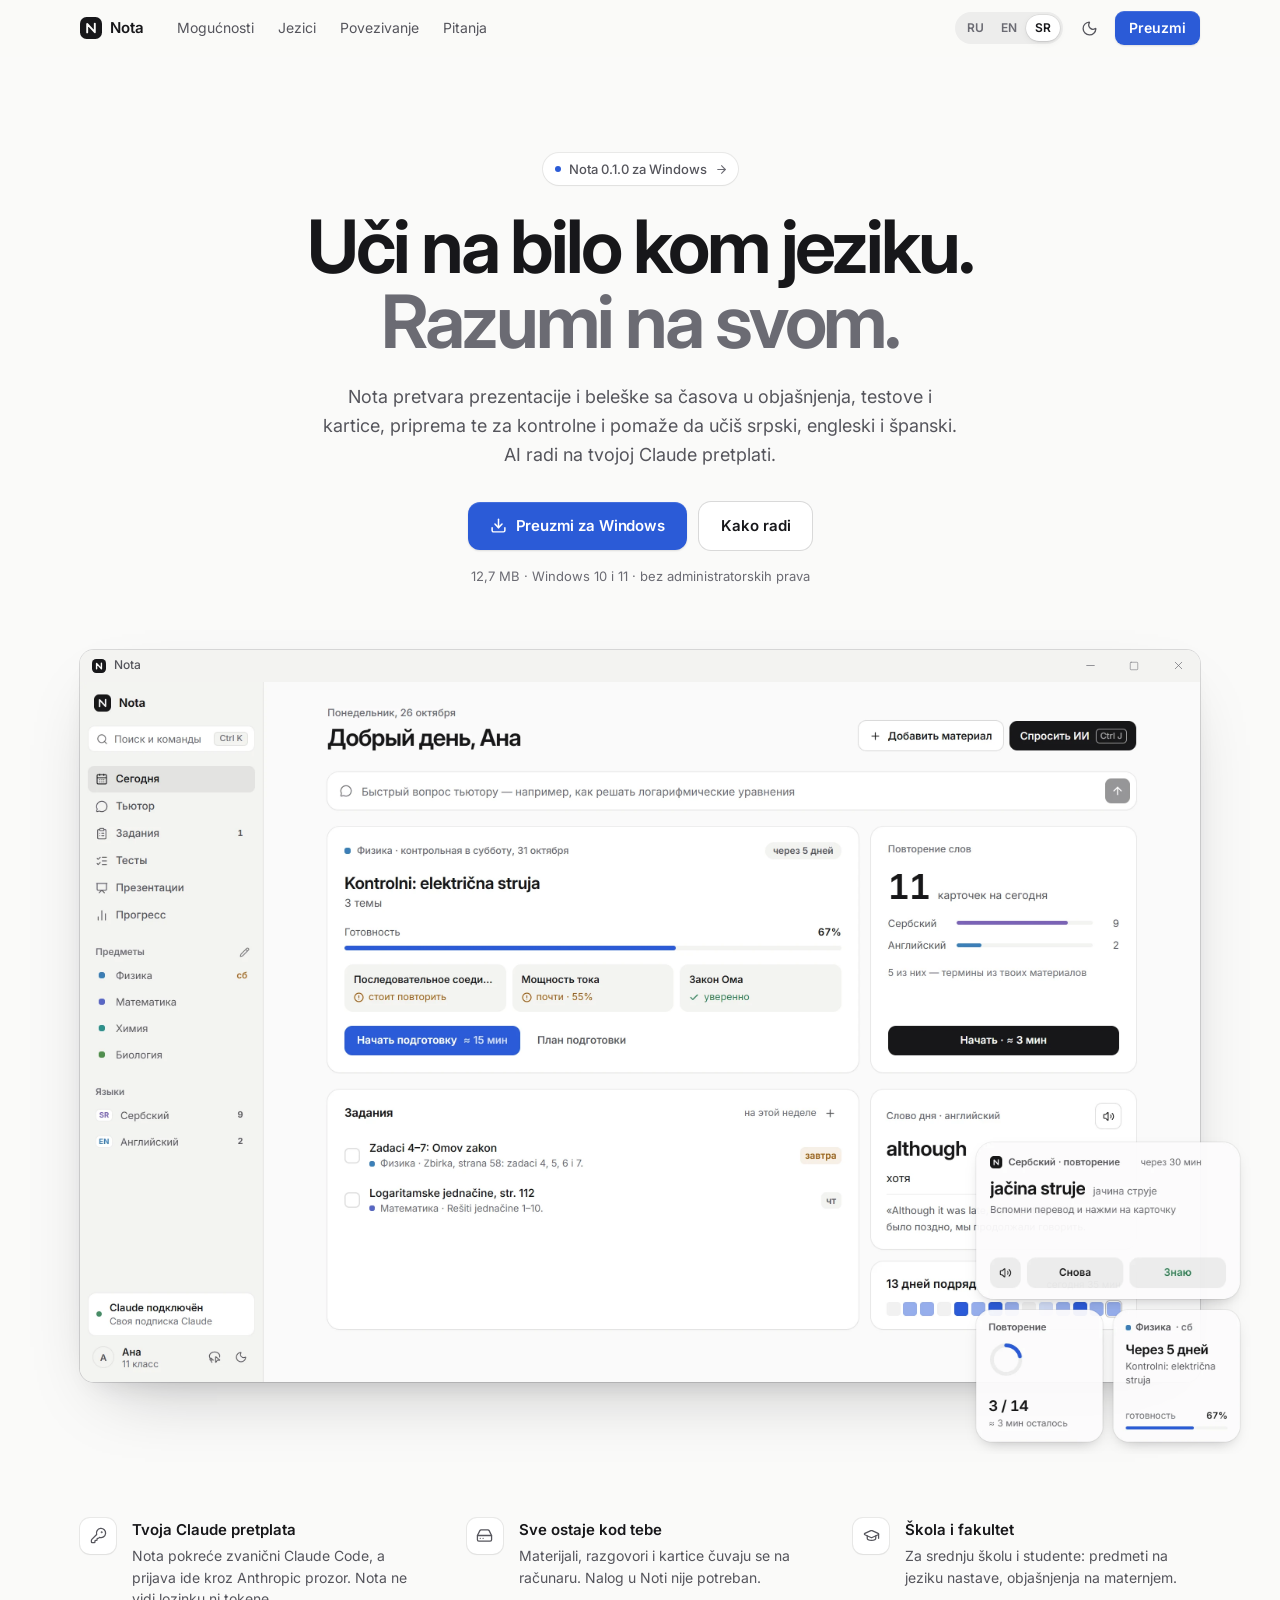
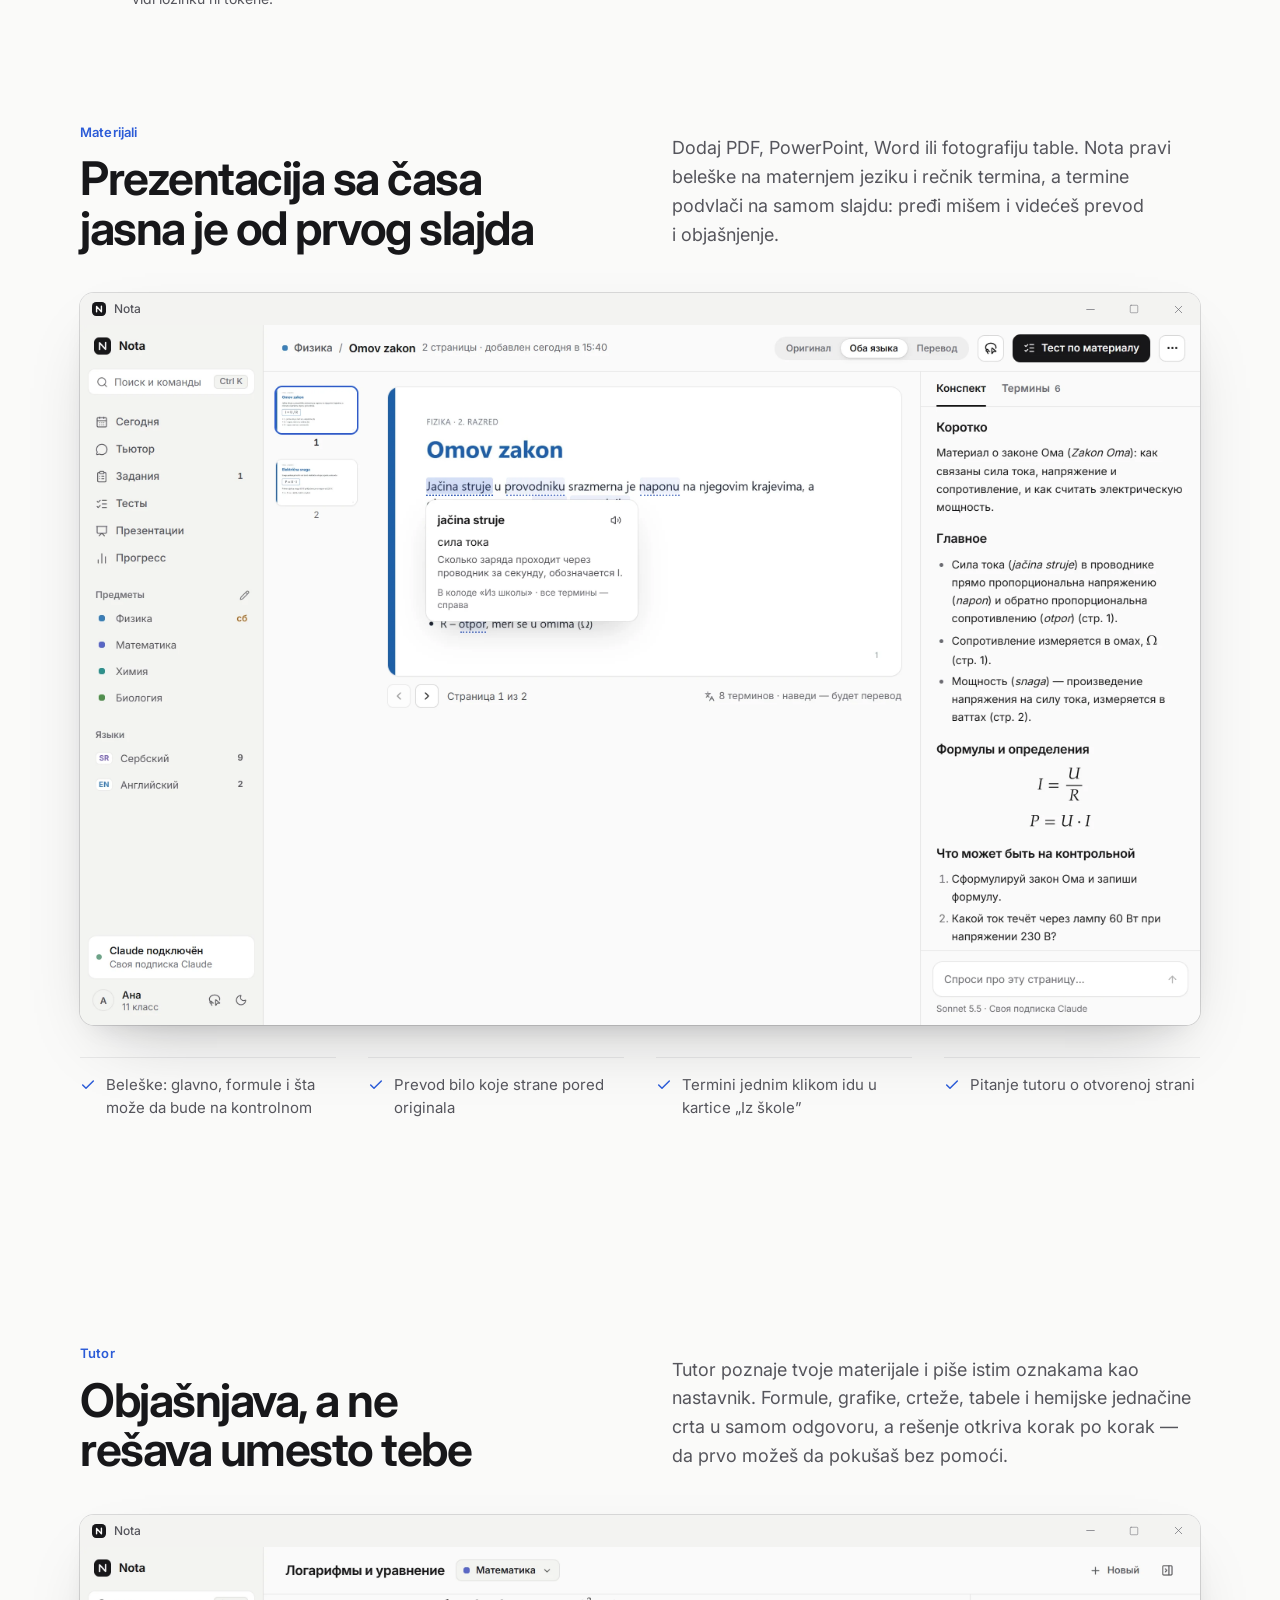
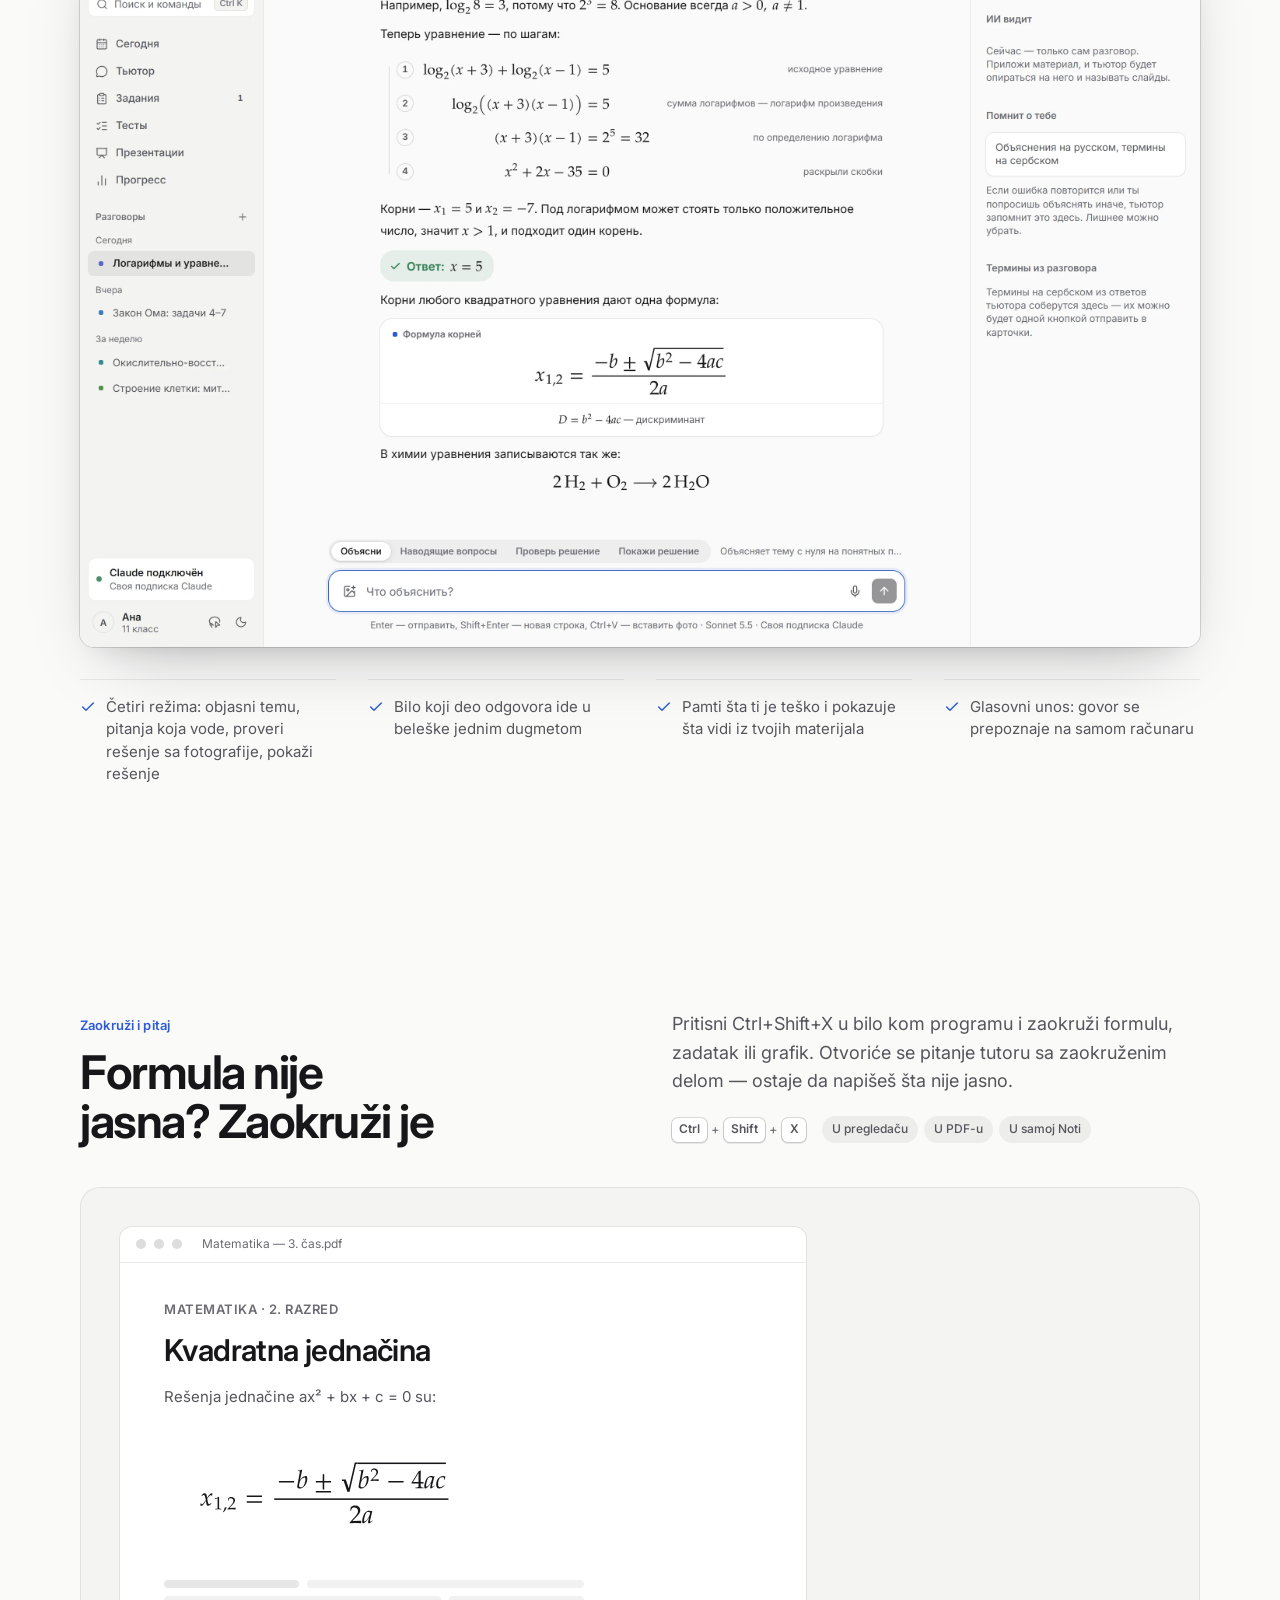
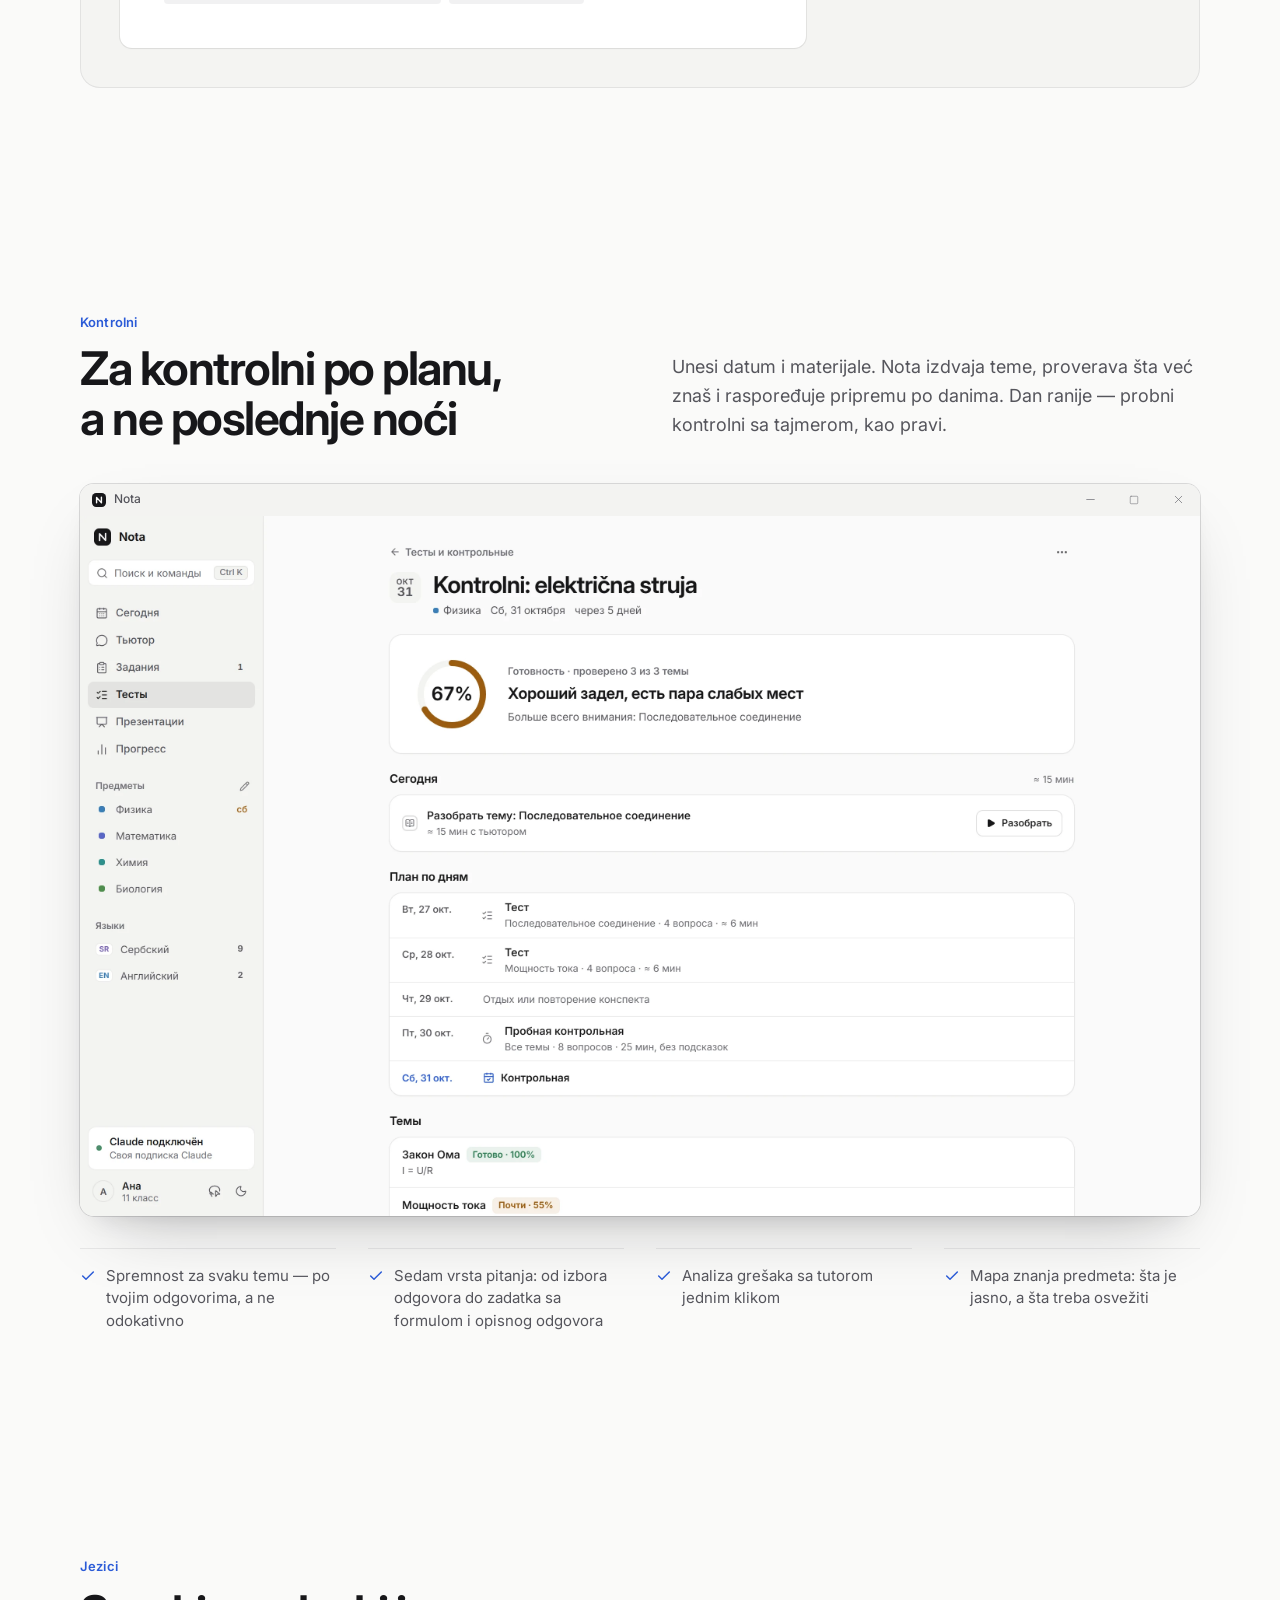
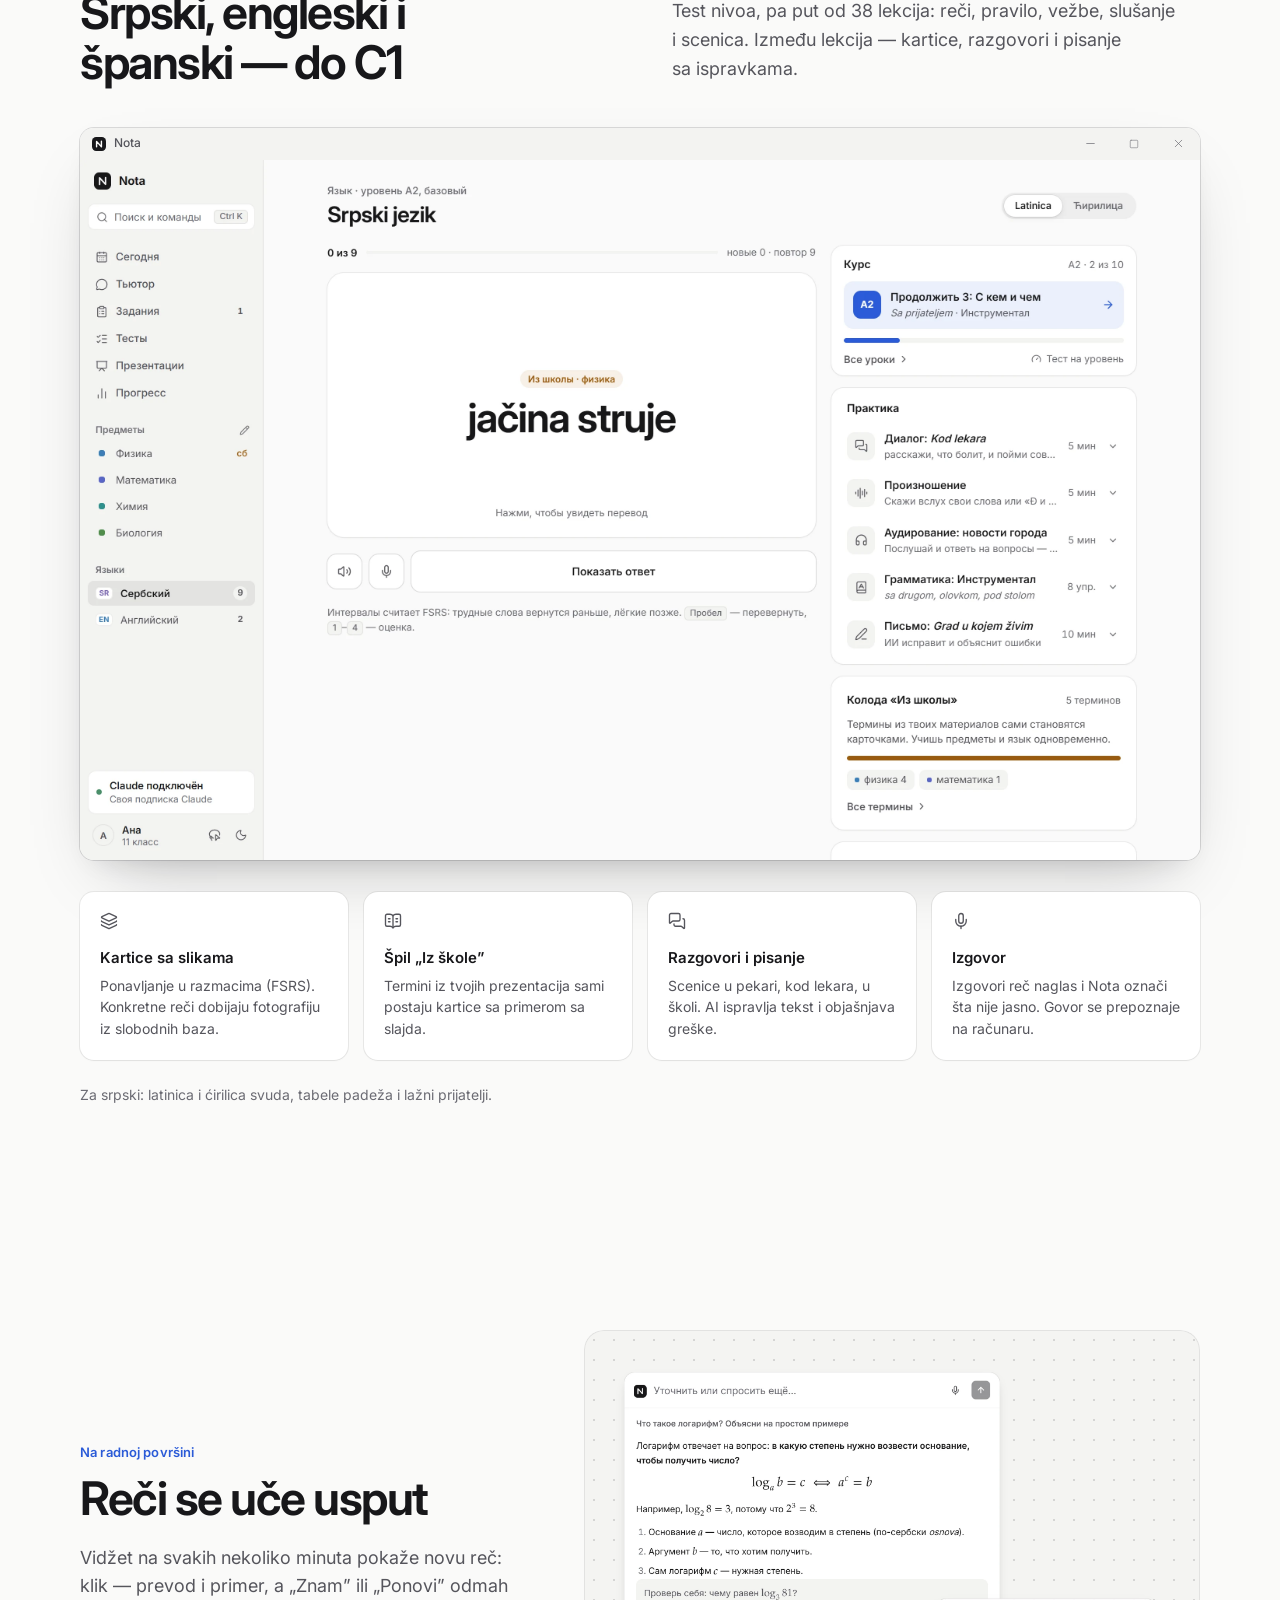
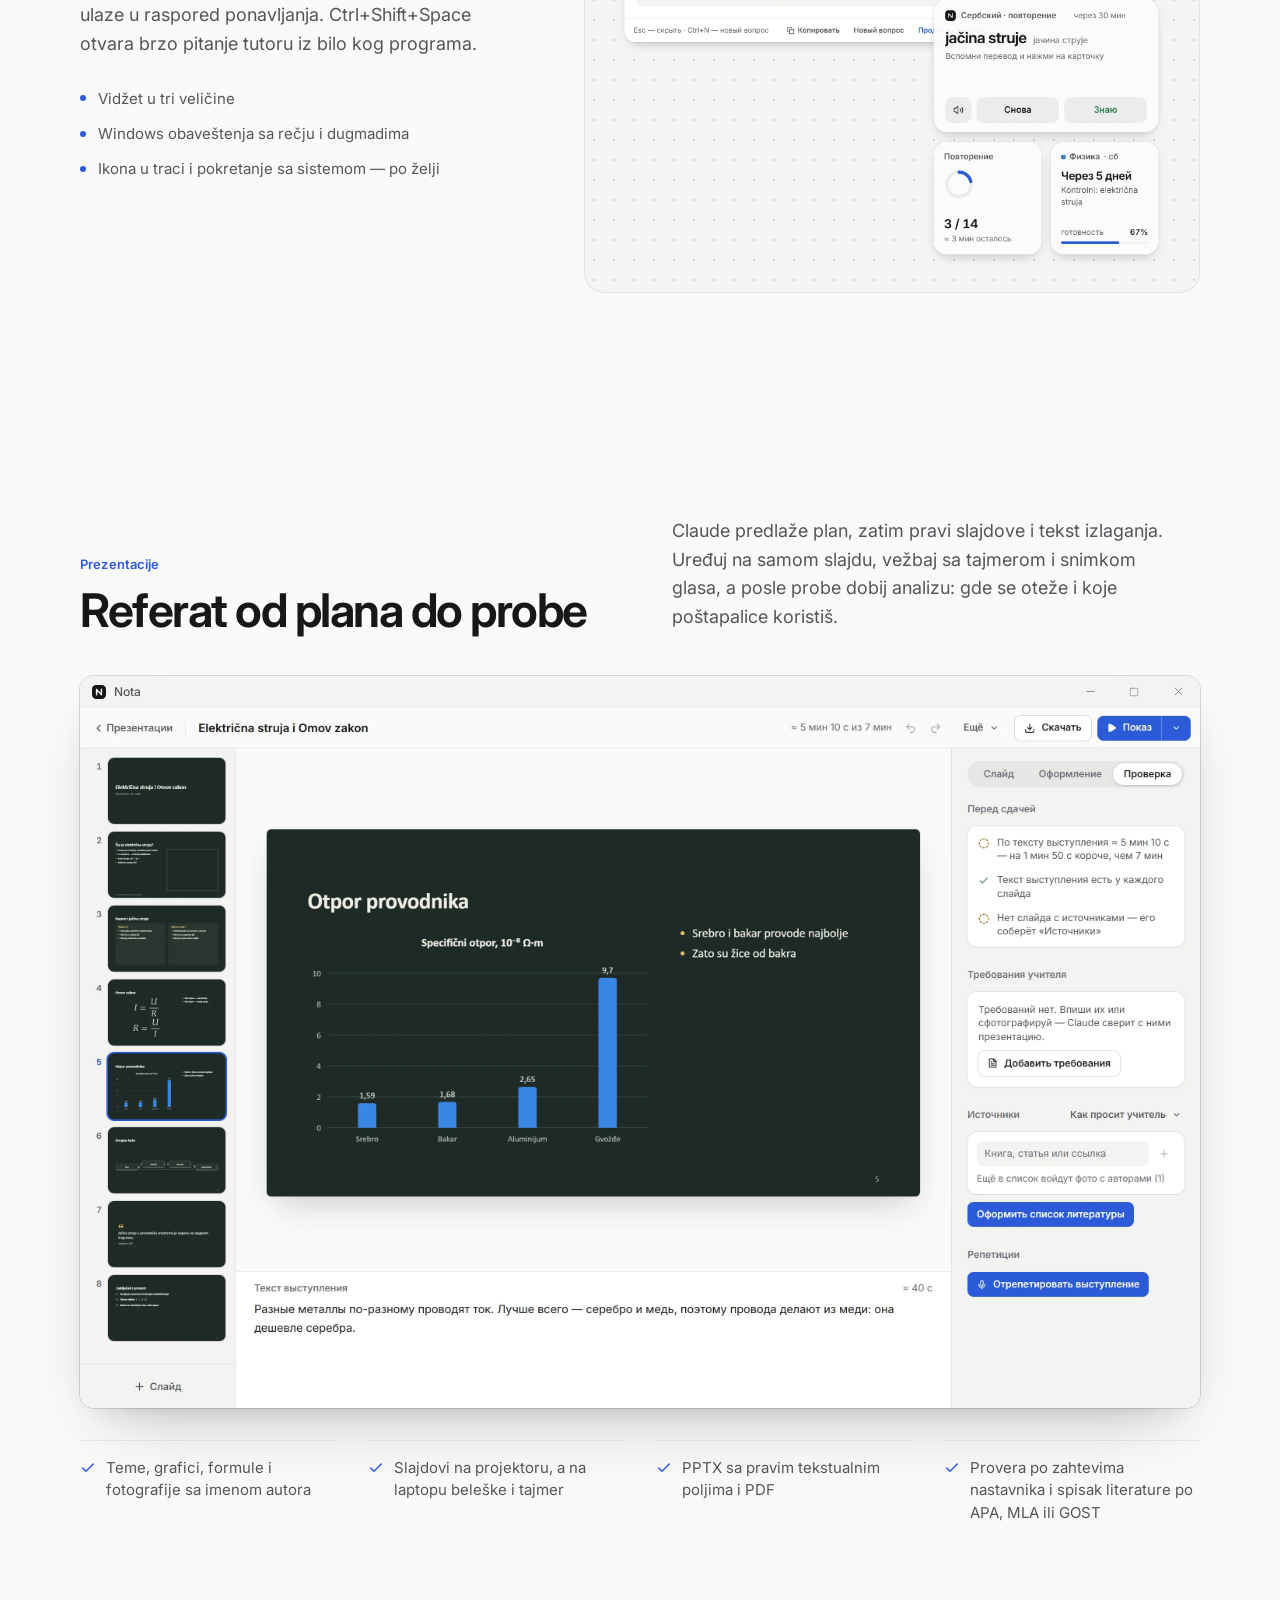
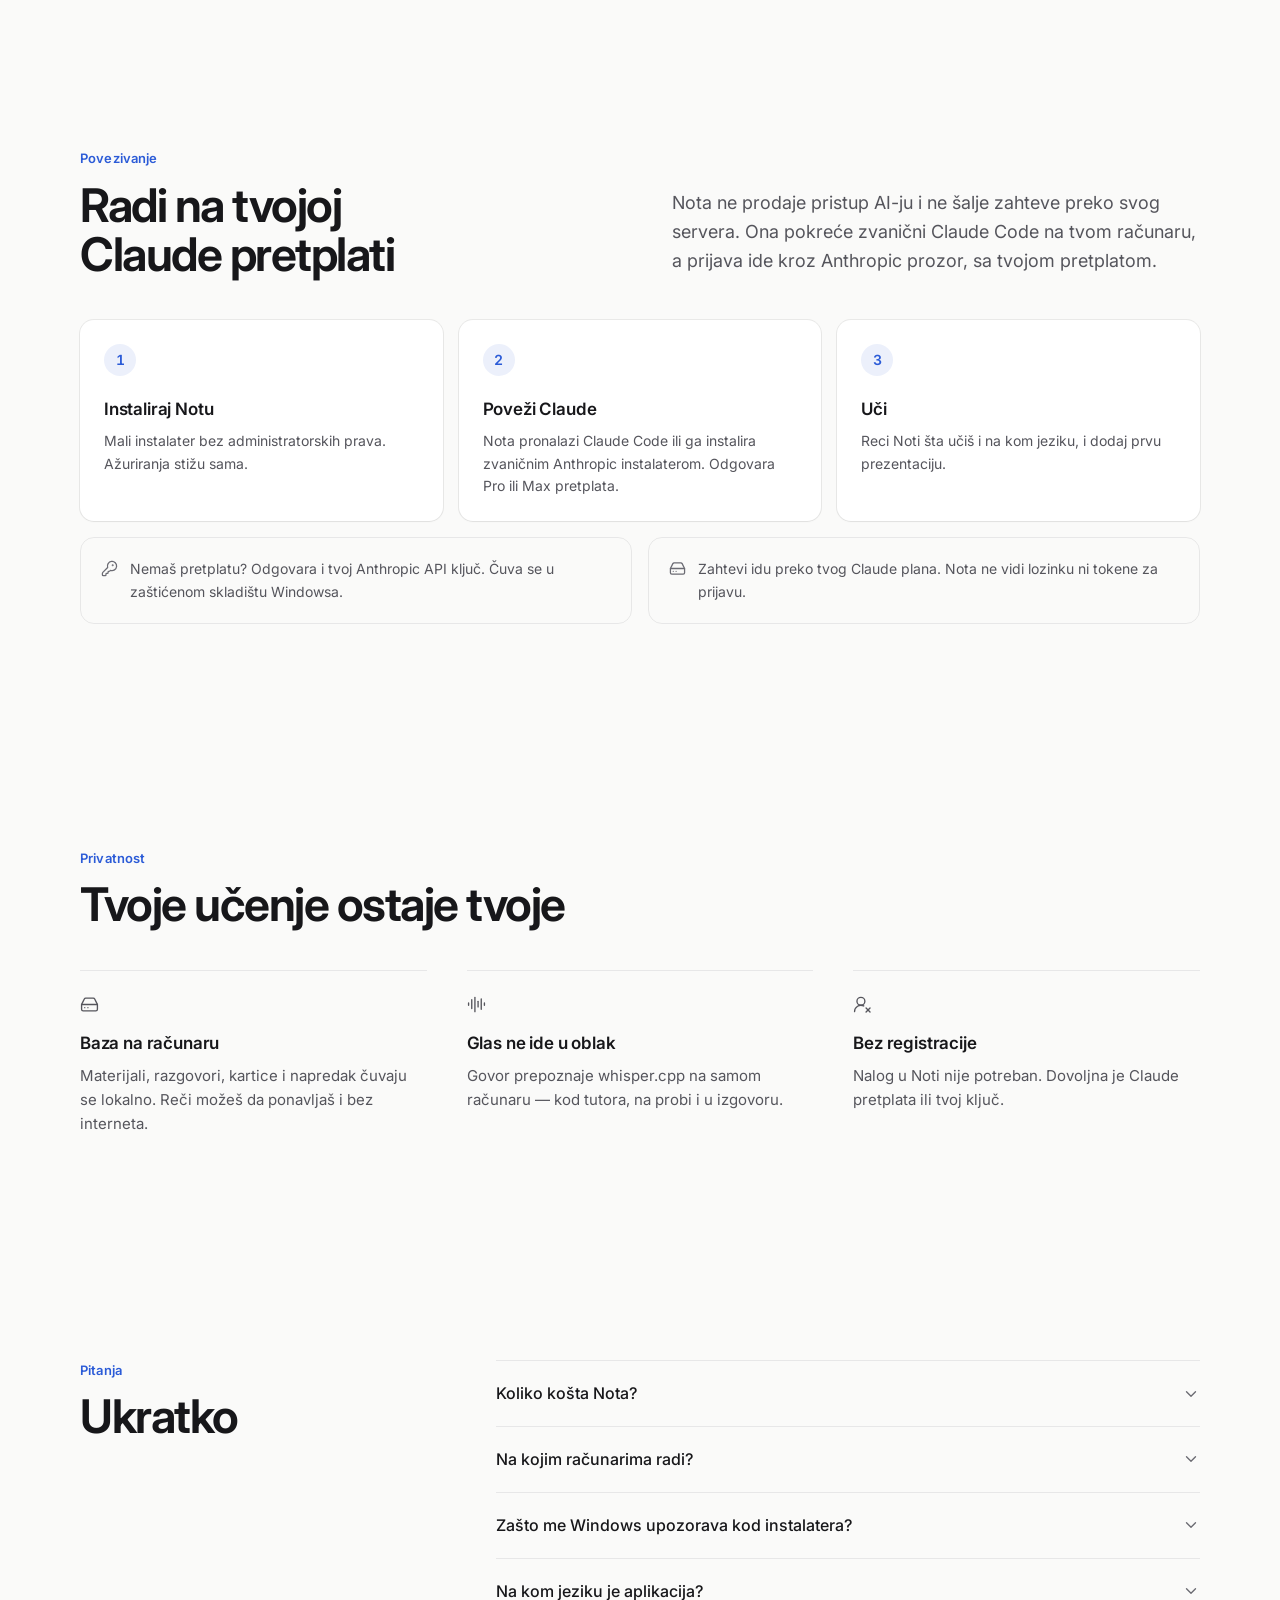
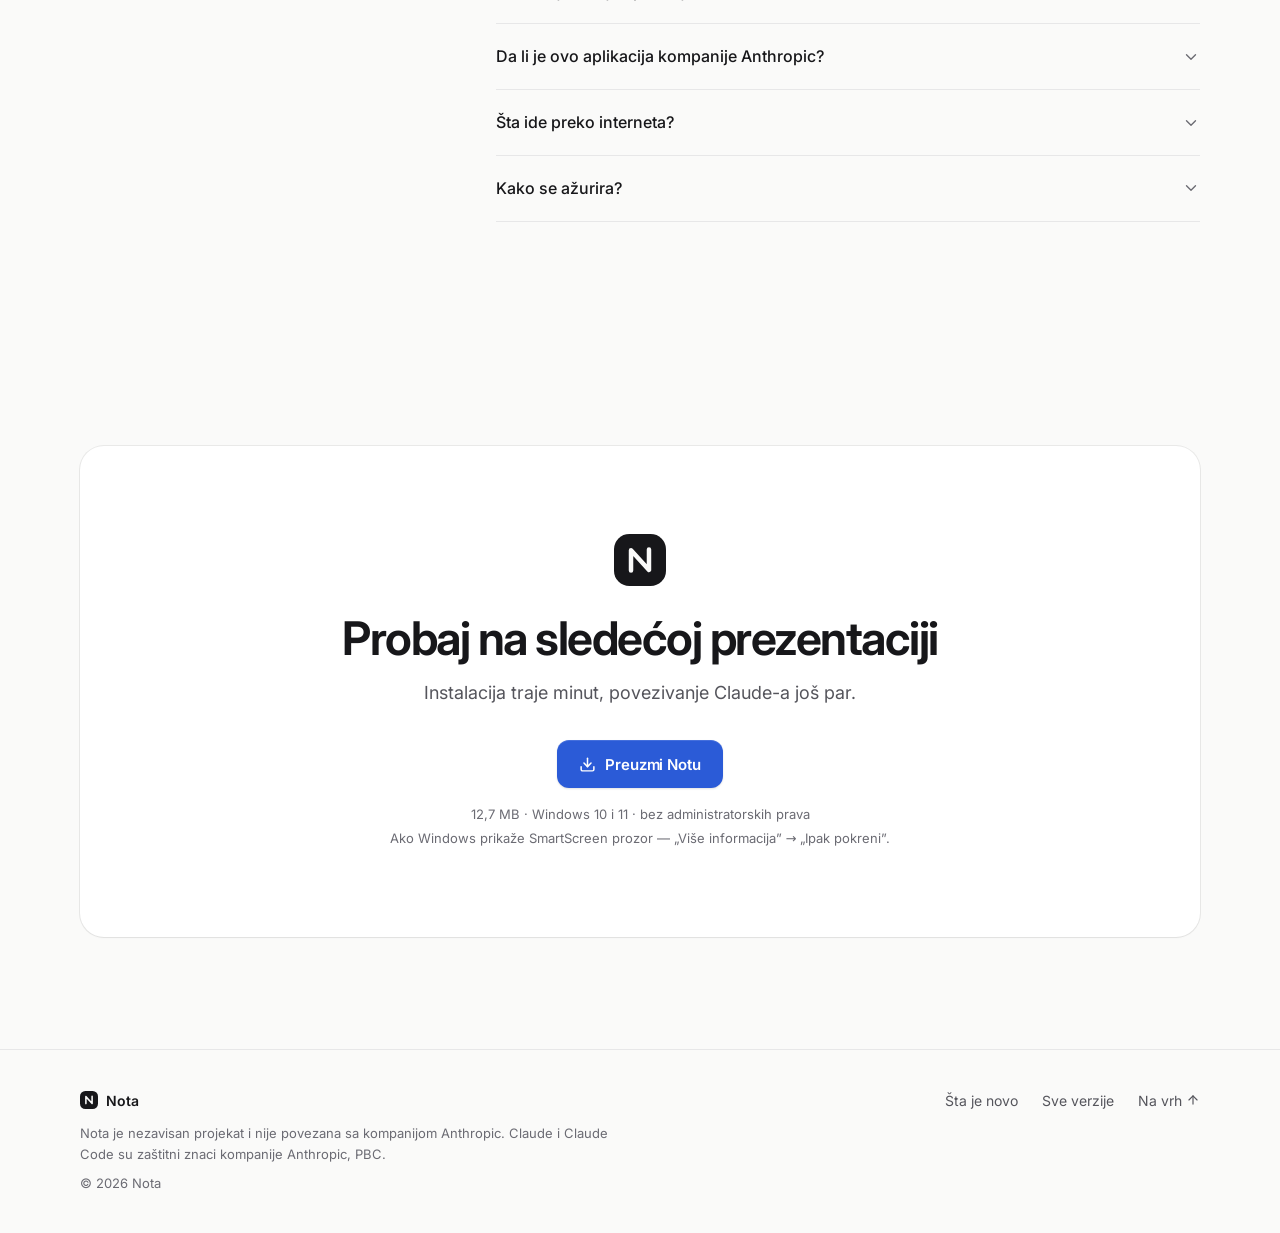
<file: sr/index.html>
<!doctype html>
<html lang="sr-Latn">
  <head>
    <meta charset="UTF-8" />
    <meta name="viewport" content="width=device-width, initial-scale=1.0" />
    <title>Nota — učenje i jezici uz AI na tvojoj Claude pretplati</title>
    <meta name="description" content="Nota pretvara prezentacije i beleške sa časova u objašnjenja, testove i kartice, priprema te za kontrolne i pomaže da učiš srpski, engleski i španski. Za Windows." />
    <link rel="canonical" href="https://saiber0908.github.io/nota-releases/sr/" />
    <link rel="alternate" hreflang="ru" href="https://saiber0908.github.io/nota-releases/" />
    <link rel="alternate" hreflang="en" href="https://saiber0908.github.io/nota-releases/en/" />
    <link rel="alternate" hreflang="sr-Latn" href="https://saiber0908.github.io/nota-releases/sr/" />
    <link rel="alternate" hreflang="x-default" href="https://saiber0908.github.io/nota-releases/" />
    <meta property="og:type" content="website" />
    <meta property="og:site_name" content="Nota" />
    <meta property="og:title" content="Nota — učenje i jezici uz AI na tvojoj Claude pretplati" />
    <meta property="og:description" content="Nota pretvara prezentacije i beleške sa časova u objašnjenja, testove i kartice, priprema te za kontrolne i pomaže da učiš srpski, engleski i španski. Za Windows." />
    <meta property="og:url" content="https://saiber0908.github.io/nota-releases/sr/" />
    <meta property="og:image" content="https://saiber0908.github.io/nota-releases/og/sr.png" />
    <meta property="og:image:width" content="1200" />
    <meta property="og:image:height" content="630" />
    <meta property="og:locale" content="sr_RS" />
    <meta name="twitter:card" content="summary_large_image" />
    <meta name="theme-color" content="#fafaf9" media="(prefers-color-scheme: light)" />
    <meta name="theme-color" content="#0f0f11" media="(prefers-color-scheme: dark)" />
    <link rel="icon" type="image/png" sizes="32x32" href="../favicon-32.png" />
    <link rel="apple-touch-icon" href="../apple-touch-icon.png" />
    <script>
      // До первой отрисовки: тема (своя или как в системе) и метка «скрипты работают» — без неё всё видно сразу.
      (function () {
        var d = document.documentElement;
        d.classList.add("js");
        var t = null;
        try {
          t = localStorage.getItem("nota-site:theme");
        } catch (e) {}
        if (t !== "light" && t !== "dark") t = matchMedia("(prefers-color-scheme: dark)").matches ? "dark" : "light";
        d.dataset.theme = t;
      })();
    </script>
    <script type="module" crossorigin src="../assets/index-JGdaL7pS.js"></script>
    <link rel="stylesheet" crossorigin href="../assets/index-D24R0_zx.css">
  </head>
  <body>
    <div id="app"><a href="#main" class="site-skip">Na sadržaj</a><header class="site-header"><div class="site-container flex h-14 items-center gap-6"><a href="#top" class="flex items-center gap-2 text-[15px] font-semibold tracking-[-0.01em] text-fg" aria-label="Nota"><svg width="22" height="22" viewBox="0 0 22 22" aria-hidden="true" class="text-fg"><rect width="22" height="22" rx="6.5" fill="currentColor"></rect><path d="M7.2 15.4V6.9l7.6 8.3V6.6" fill="none" stroke="var(--n-bg)" stroke-width="1.9" stroke-linecap="round" stroke-linejoin="round"></path></svg>Nota</a><nav class="hidden items-center gap-1 md:flex" aria-label="Meni"><a href="#features" class="rounded-[8px] px-2.5 py-1.5 text-[14px] text-fg-2 transition-colors hover:bg-hover hover:text-fg">Mogućnosti</a><a href="#languages" class="rounded-[8px] px-2.5 py-1.5 text-[14px] text-fg-2 transition-colors hover:bg-hover hover:text-fg">Jezici</a><a href="#how" class="rounded-[8px] px-2.5 py-1.5 text-[14px] text-fg-2 transition-colors hover:bg-hover hover:text-fg">Povezivanje</a><a href="#faq" class="rounded-[8px] px-2.5 py-1.5 text-[14px] text-fg-2 transition-colors hover:bg-hover hover:text-fg">Pitanja</a></nav><div class="ml-auto flex items-center gap-2"><nav class="site-langs" aria-label="Language / Язык / Jezik"><a href="../" hrefLang="ru" lang="ru" data-lang="ru" title="Русский">RU</a><a href="../en/" hrefLang="en" lang="en" data-lang="en" title="English">EN</a><a href="../sr/" hrefLang="sr-Latn" lang="sr-Latn" data-lang="sr" aria-current="page" title="Srpski">SR</a></nav><button type="button" class="site-icon-button" data-theme-toggle="true" data-label-light="Tamna tema" data-label-dark="Svetla tema" aria-label="Tamna tema"><svg xmlns="http://www.w3.org/2000/svg" width="17" height="17" viewBox="0 0 24 24" fill="none" stroke="currentColor" stroke-width="1.8" stroke-linecap="round" stroke-linejoin="round" class="lucide lucide-moon theme-icon-moon" aria-hidden="true"><path d="M20.985 12.486a9 9 0 1 1-9.473-9.472c.405-.022.617.46.402.803a6 6 0 0 0 8.268 8.268c.344-.215.825-.004.803.401"></path></svg><svg xmlns="http://www.w3.org/2000/svg" width="17" height="17" viewBox="0 0 24 24" fill="none" stroke="currentColor" stroke-width="1.8" stroke-linecap="round" stroke-linejoin="round" class="lucide lucide-sun theme-icon-sun" aria-hidden="true"><circle cx="12" cy="12" r="4"></circle><path d="M12 2v2"></path><path d="M12 20v2"></path><path d="m4.93 4.93 1.41 1.41"></path><path d="m17.66 17.66 1.41 1.41"></path><path d="M2 12h2"></path><path d="M20 12h2"></path><path d="m6.34 17.66-1.41 1.41"></path><path d="m19.07 4.93-1.41 1.41"></path></svg></button><a href="https://github.com/saiber0908/nota-releases/releases/download/v0.1.0/Nota-Setup-0.1.0.exe" data-download="true" class="site-button site-button-sm hidden sm:inline-flex">Preuzmi</a></div></div></header><main id="main"><section id="top" class="relative pt-14 pb-6 sm:pt-20 md:pt-24 lg:pb-14"><div class="site-container stagger flex flex-col items-center text-center"><a href="https://github.com/saiber0908/nota-releases/releases/latest" class="site-pill" data-version-text="Nota {v} za Windows"><span class="size-1.5 rounded-full bg-accent animate-breathe" aria-hidden="true"></span><span data-version-label="true">Nota 0.1.0 za Windows</span><svg xmlns="http://www.w3.org/2000/svg" width="13" height="13" viewBox="0 0 24 24" fill="none" stroke="currentColor" stroke-width="2" stroke-linecap="round" stroke-linejoin="round" class="lucide lucide-arrow-right text-fg-3" aria-hidden="true"><path d="M5 12h14"></path><path d="m12 5 7 7-7 7"></path></svg></a><h1 class="site-h1 mt-6">Uči na bilo kom jeziku.<br/><span class="text-fg-3">Razumi na svom.</span></h1><p class="site-lead mt-6 max-w-[640px]">Nota pretvara prezentacije i beleške sa časova u objašnjenja, testove i kartice, priprema te za kontrolne i pomaže da učiš srpski, engleski i španski. AI radi na tvojoj Claude pretplati.</p><div class="mt-8 flex flex-wrap items-center justify-center gap-3"><a href="https://github.com/saiber0908/nota-releases/releases/download/v0.1.0/Nota-Setup-0.1.0.exe" data-download="true" class="site-button"><svg xmlns="http://www.w3.org/2000/svg" width="17" height="17" viewBox="0 0 24 24" fill="none" stroke="currentColor" stroke-width="2.1" stroke-linecap="round" stroke-linejoin="round" class="lucide lucide-download" aria-hidden="true"><path d="M12 15V3"></path><path d="M21 15v4a2 2 0 0 1-2 2H5a2 2 0 0 1-2-2v-4"></path><path d="m7 10 5 5 5-5"></path></svg>Preuzmi za Windows</a><a href="#how" class="site-button site-button-ghost">Kako radi</a></div><p class="mt-4 text-[13px] text-fg-3" data-meta="true" data-meta-template="{size} · Windows 10 i 11 · bez administratorskih prava">12,7 MB · Windows 10 i 11 · bez administratorskih prava</p></div><div class="site-container mt-14 sm:mt-16"><div class="hero-shot relative mx-auto"><figure class="app-window overflow-hidden rounded-[14px] bg-surface"><div class="flex h-8 items-center justify-between bg-sidebar pl-3 text-fg-3" aria-hidden="true"><span class="flex items-center gap-2 text-[12px] font-medium text-fg-2"><svg width="14" height="14" viewBox="0 0 22 22" aria-hidden="true"><rect width="22" height="22" rx="6.5" fill="var(--n-fg)"></rect><path d="M7.2 15.4V6.9l7.6 8.3V6.6" fill="none" stroke="var(--n-bg)" stroke-width="2.2" stroke-linecap="round" stroke-linejoin="round"></path></svg>Nota</span><span class="flex h-full"><span class="grid w-11 place-items-center"><svg xmlns="http://www.w3.org/2000/svg" width="13" height="13" viewBox="0 0 24 24" fill="none" stroke="currentColor" stroke-width="1.3" stroke-linecap="round" stroke-linejoin="round" class="lucide lucide-minus" aria-hidden="true"><path d="M5 12h14"></path></svg></span><span class="grid w-11 place-items-center"><svg xmlns="http://www.w3.org/2000/svg" width="10" height="10" viewBox="0 0 24 24" fill="none" stroke="currentColor" stroke-width="1.3" stroke-linecap="round" stroke-linejoin="round" class="lucide lucide-square" aria-hidden="true"><rect width="18" height="18" x="3" y="3" rx="2"></rect></svg></span><span class="grid w-11 place-items-center"><svg xmlns="http://www.w3.org/2000/svg" width="13" height="13" viewBox="0 0 24 24" fill="none" stroke="currentColor" stroke-width="1.3" stroke-linecap="round" stroke-linejoin="round" class="lucide lucide-x" aria-hidden="true"><path d="M18 6 6 18"></path><path d="m6 6 12 12"></path></svg></span></span></div><img class="shot-light block h-auto w-full" src="../shots/today-light.webp" alt="Ekran „Danas” u Noti: kontrolni iz fizike sa planom pripreme, reči za ponavljanje i niz dana" width="1440" height="900" loading="lazy" decoding="async"/><img class="shot-dark block h-auto w-full" src="../shots/today-dark.webp" alt="Ekran „Danas” u Noti: kontrolni iz fizike sa planom pripreme, reči za ponavljanje i niz dana" width="1440" height="900" loading="lazy" decoding="async"/></figure><div class="hero-widget hidden lg:block"><img class="shot-light block h-auto w-full" src="../shots/widget-light.webp" alt="Nota vidžet na radnoj površini: srpska reč dana" width="376" height="422" loading="lazy" decoding="async"/><img class="shot-dark block h-auto w-full" src="../shots/widget-dark.webp" alt="Nota vidžet na radnoj površini: srpska reč dana" width="376" height="422" loading="lazy" decoding="async"/></div></div></div></section><section class="site-container pt-16 md:pt-20"><ul class="grid gap-6 md:grid-cols-3 md:gap-10"><li class="flex gap-4" data-reveal="true"><span class="grid size-9 shrink-0 place-items-center rounded-[10px] bg-surface text-fg-2 shadow-card"><svg xmlns="http://www.w3.org/2000/svg" width="17" height="17" viewBox="0 0 24 24" fill="none" stroke="currentColor" stroke-width="1.8" stroke-linecap="round" stroke-linejoin="round" class="lucide lucide-key-round" aria-hidden="true"><path d="M2.586 17.414A2 2 0 0 0 2 18.828V21a1 1 0 0 0 1 1h3a1 1 0 0 0 1-1v-1a1 1 0 0 1 1-1h1a1 1 0 0 0 1-1v-1a1 1 0 0 1 1-1h.172a2 2 0 0 0 1.414-.586l.814-.814a6.5 6.5 0 1 0-4-4z"></path><circle cx="16.5" cy="7.5" r=".5" fill="currentColor"></circle></svg></span><span><span class="block text-[15px] font-semibold text-fg">Tvoja Claude pretplata</span><span class="mt-1 block text-[14px] leading-[1.55] text-fg-2">Nota pokreće zvanični Claude Code, a prijava ide kroz Anthropic prozor. Nota ne vidi lozinku ni tokene.</span></span></li><li class="flex gap-4" data-reveal="true"><span class="grid size-9 shrink-0 place-items-center rounded-[10px] bg-surface text-fg-2 shadow-card"><svg xmlns="http://www.w3.org/2000/svg" width="17" height="17" viewBox="0 0 24 24" fill="none" stroke="currentColor" stroke-width="1.8" stroke-linecap="round" stroke-linejoin="round" class="lucide lucide-hard-drive" aria-hidden="true"><path d="M10 16h.01"></path><path d="M2.212 11.577a2 2 0 0 0-.212.896V18a2 2 0 0 0 2 2h16a2 2 0 0 0 2-2v-5.527a2 2 0 0 0-.212-.896L18.55 5.11A2 2 0 0 0 16.76 4H7.24a2 2 0 0 0-1.79 1.11z"></path><path d="M21.946 12.013H2.054"></path><path d="M6 16h.01"></path></svg></span><span><span class="block text-[15px] font-semibold text-fg">Sve ostaje kod tebe</span><span class="mt-1 block text-[14px] leading-[1.55] text-fg-2">Materijali, razgovori i kartice čuvaju se na računaru. Nalog u Noti nije potreban.</span></span></li><li class="flex gap-4" data-reveal="true"><span class="grid size-9 shrink-0 place-items-center rounded-[10px] bg-surface text-fg-2 shadow-card"><svg xmlns="http://www.w3.org/2000/svg" width="17" height="17" viewBox="0 0 24 24" fill="none" stroke="currentColor" stroke-width="1.8" stroke-linecap="round" stroke-linejoin="round" class="lucide lucide-graduation-cap" aria-hidden="true"><path d="M21.42 10.922a1 1 0 0 0-.019-1.838L12.83 5.18a2 2 0 0 0-1.66 0L2.6 9.08a1 1 0 0 0 0 1.832l8.57 3.908a2 2 0 0 0 1.66 0z"></path><path d="M22 10v6"></path><path d="M6 12.5V16a6 3 0 0 0 12 0v-3.5"></path></svg></span><span><span class="block text-[15px] font-semibold text-fg">Škola i fakultet</span><span class="mt-1 block text-[14px] leading-[1.55] text-fg-2">Za srednju školu i studente: predmeti na jeziku nastave, objašnjenja na maternjem.</span></span></li></ul></section><div id="features" class="scroll-mt-16"></div><section class="site-section" aria-labelledby="materials-title"><div class="site-container"><div class="grid gap-x-16 gap-y-5 md:grid-cols-2 md:items-end" data-reveal="true"><div><p class="text-[13px] font-semibold tracking-[0.01em] text-accent">Materijali</p><h2 id="materials-title" class="site-h2 mt-3">Prezentacija sa časa jasna je od prvog slajda</h2></div><p class="site-lead md:pb-1">Dodaj PDF, PowerPoint, Word ili fotografiju table. Nota pravi beleške na maternjem jeziku i rečnik termina, a termine podvlači na samom slajdu: pređi mišem i videćeš prevod i objašnjenje.</p></div><div class="mt-10" data-reveal="true"><figure class="app-window overflow-hidden rounded-[14px] bg-surface"><div class="flex h-8 items-center justify-between bg-sidebar pl-3 text-fg-3" aria-hidden="true"><span class="flex items-center gap-2 text-[12px] font-medium text-fg-2"><svg width="14" height="14" viewBox="0 0 22 22" aria-hidden="true"><rect width="22" height="22" rx="6.5" fill="var(--n-fg)"></rect><path d="M7.2 15.4V6.9l7.6 8.3V6.6" fill="none" stroke="var(--n-bg)" stroke-width="2.2" stroke-linecap="round" stroke-linejoin="round"></path></svg>Nota</span><span class="flex h-full"><span class="grid w-11 place-items-center"><svg xmlns="http://www.w3.org/2000/svg" width="13" height="13" viewBox="0 0 24 24" fill="none" stroke="currentColor" stroke-width="1.3" stroke-linecap="round" stroke-linejoin="round" class="lucide lucide-minus" aria-hidden="true"><path d="M5 12h14"></path></svg></span><span class="grid w-11 place-items-center"><svg xmlns="http://www.w3.org/2000/svg" width="10" height="10" viewBox="0 0 24 24" fill="none" stroke="currentColor" stroke-width="1.3" stroke-linecap="round" stroke-linejoin="round" class="lucide lucide-square" aria-hidden="true"><rect width="18" height="18" x="3" y="3" rx="2"></rect></svg></span><span class="grid w-11 place-items-center"><svg xmlns="http://www.w3.org/2000/svg" width="13" height="13" viewBox="0 0 24 24" fill="none" stroke="currentColor" stroke-width="1.3" stroke-linecap="round" stroke-linejoin="round" class="lucide lucide-x" aria-hidden="true"><path d="M18 6 6 18"></path><path d="m6 6 12 12"></path></svg></span></span></div><img class="shot-light block h-auto w-full" src="../shots/material-light.webp" alt="Slajd na srpskom u Noti: podvučeni termini i beleške pored" width="1440" height="900" loading="lazy" decoding="async"/><img class="shot-dark block h-auto w-full" src="../shots/material-dark.webp" alt="Slajd na srpskom u Noti: podvučeni termini i beleške pored" width="1440" height="900" loading="lazy" decoding="async"/></figure></div><ul class="mt-8 grid gap-x-8 gap-y-5 sm:grid-cols-2 lg:grid-cols-4" data-reveal="true"><li class="flex gap-2.5 border-t border-line pt-4 text-[15px] leading-[1.5] text-fg-2"><svg xmlns="http://www.w3.org/2000/svg" width="16" height="16" viewBox="0 0 24 24" fill="none" stroke="currentColor" stroke-width="2.2" stroke-linecap="round" stroke-linejoin="round" class="lucide lucide-check mt-[3px] shrink-0 text-accent" aria-hidden="true"><path d="M20 6 9 17l-5-5"></path></svg><span>Beleške: glavno, formule i šta može da bude na kontrolnom</span></li><li class="flex gap-2.5 border-t border-line pt-4 text-[15px] leading-[1.5] text-fg-2"><svg xmlns="http://www.w3.org/2000/svg" width="16" height="16" viewBox="0 0 24 24" fill="none" stroke="currentColor" stroke-width="2.2" stroke-linecap="round" stroke-linejoin="round" class="lucide lucide-check mt-[3px] shrink-0 text-accent" aria-hidden="true"><path d="M20 6 9 17l-5-5"></path></svg><span>Prevod bilo koje strane pored originala</span></li><li class="flex gap-2.5 border-t border-line pt-4 text-[15px] leading-[1.5] text-fg-2"><svg xmlns="http://www.w3.org/2000/svg" width="16" height="16" viewBox="0 0 24 24" fill="none" stroke="currentColor" stroke-width="2.2" stroke-linecap="round" stroke-linejoin="round" class="lucide lucide-check mt-[3px] shrink-0 text-accent" aria-hidden="true"><path d="M20 6 9 17l-5-5"></path></svg><span>Termini jednim klikom idu u kartice „Iz škole”</span></li><li class="flex gap-2.5 border-t border-line pt-4 text-[15px] leading-[1.5] text-fg-2"><svg xmlns="http://www.w3.org/2000/svg" width="16" height="16" viewBox="0 0 24 24" fill="none" stroke="currentColor" stroke-width="2.2" stroke-linecap="round" stroke-linejoin="round" class="lucide lucide-check mt-[3px] shrink-0 text-accent" aria-hidden="true"><path d="M20 6 9 17l-5-5"></path></svg><span>Pitanje tutoru o otvorenoj strani</span></li></ul></div></section><section class="site-section" aria-labelledby="tutor-title"><div class="site-container"><div class="grid gap-x-16 gap-y-5 md:grid-cols-2 md:items-end" data-reveal="true"><div><p class="text-[13px] font-semibold tracking-[0.01em] text-accent">Tutor</p><h2 id="tutor-title" class="site-h2 mt-3">Objašnjava, a ne rešava umesto tebe</h2></div><p class="site-lead md:pb-1">Tutor poznaje tvoje materijale i piše istim oznakama kao nastavnik. Formule, grafike, crteže, tabele i hemijske jednačine crta u samom odgovoru, a rešenje otkriva korak po korak — da prvo možeš da pokušaš bez pomoći.</p></div><div class="mt-10" data-reveal="true"><figure class="app-window overflow-hidden rounded-[14px] bg-surface"><div class="flex h-8 items-center justify-between bg-sidebar pl-3 text-fg-3" aria-hidden="true"><span class="flex items-center gap-2 text-[12px] font-medium text-fg-2"><svg width="14" height="14" viewBox="0 0 22 22" aria-hidden="true"><rect width="22" height="22" rx="6.5" fill="var(--n-fg)"></rect><path d="M7.2 15.4V6.9l7.6 8.3V6.6" fill="none" stroke="var(--n-bg)" stroke-width="2.2" stroke-linecap="round" stroke-linejoin="round"></path></svg>Nota</span><span class="flex h-full"><span class="grid w-11 place-items-center"><svg xmlns="http://www.w3.org/2000/svg" width="13" height="13" viewBox="0 0 24 24" fill="none" stroke="currentColor" stroke-width="1.3" stroke-linecap="round" stroke-linejoin="round" class="lucide lucide-minus" aria-hidden="true"><path d="M5 12h14"></path></svg></span><span class="grid w-11 place-items-center"><svg xmlns="http://www.w3.org/2000/svg" width="10" height="10" viewBox="0 0 24 24" fill="none" stroke="currentColor" stroke-width="1.3" stroke-linecap="round" stroke-linejoin="round" class="lucide lucide-square" aria-hidden="true"><rect width="18" height="18" x="3" y="3" rx="2"></rect></svg></span><span class="grid w-11 place-items-center"><svg xmlns="http://www.w3.org/2000/svg" width="13" height="13" viewBox="0 0 24 24" fill="none" stroke="currentColor" stroke-width="1.3" stroke-linecap="round" stroke-linejoin="round" class="lucide lucide-x" aria-hidden="true"><path d="M18 6 6 18"></path><path d="m6 6 12 12"></path></svg></span></span></div><img class="shot-light block h-auto w-full" src="../shots/tutor-light.webp" alt="Odgovor tutora u Noti: logaritamska jednačina korak po korak i formula za rešenja" width="1440" height="900" loading="lazy" decoding="async"/><img class="shot-dark block h-auto w-full" src="../shots/tutor-dark.webp" alt="Odgovor tutora u Noti: logaritamska jednačina korak po korak i formula za rešenja" width="1440" height="900" loading="lazy" decoding="async"/></figure></div><ul class="mt-8 grid gap-x-8 gap-y-5 sm:grid-cols-2 lg:grid-cols-4" data-reveal="true"><li class="flex gap-2.5 border-t border-line pt-4 text-[15px] leading-[1.5] text-fg-2"><svg xmlns="http://www.w3.org/2000/svg" width="16" height="16" viewBox="0 0 24 24" fill="none" stroke="currentColor" stroke-width="2.2" stroke-linecap="round" stroke-linejoin="round" class="lucide lucide-check mt-[3px] shrink-0 text-accent" aria-hidden="true"><path d="M20 6 9 17l-5-5"></path></svg><span>Četiri režima: objasni temu, pitanja koja vode, proveri rešenje sa fotografije, pokaži rešenje</span></li><li class="flex gap-2.5 border-t border-line pt-4 text-[15px] leading-[1.5] text-fg-2"><svg xmlns="http://www.w3.org/2000/svg" width="16" height="16" viewBox="0 0 24 24" fill="none" stroke="currentColor" stroke-width="2.2" stroke-linecap="round" stroke-linejoin="round" class="lucide lucide-check mt-[3px] shrink-0 text-accent" aria-hidden="true"><path d="M20 6 9 17l-5-5"></path></svg><span>Bilo koji deo odgovora ide u beleške jednim dugmetom</span></li><li class="flex gap-2.5 border-t border-line pt-4 text-[15px] leading-[1.5] text-fg-2"><svg xmlns="http://www.w3.org/2000/svg" width="16" height="16" viewBox="0 0 24 24" fill="none" stroke="currentColor" stroke-width="2.2" stroke-linecap="round" stroke-linejoin="round" class="lucide lucide-check mt-[3px] shrink-0 text-accent" aria-hidden="true"><path d="M20 6 9 17l-5-5"></path></svg><span>Pamti šta ti je teško i pokazuje šta vidi iz tvojih materijala</span></li><li class="flex gap-2.5 border-t border-line pt-4 text-[15px] leading-[1.5] text-fg-2"><svg xmlns="http://www.w3.org/2000/svg" width="16" height="16" viewBox="0 0 24 24" fill="none" stroke="currentColor" stroke-width="2.2" stroke-linecap="round" stroke-linejoin="round" class="lucide lucide-check mt-[3px] shrink-0 text-accent" aria-hidden="true"><path d="M20 6 9 17l-5-5"></path></svg><span>Glasovni unos: govor se prepoznaje na samom računaru</span></li></ul></div></section><section class="site-section" aria-labelledby="lasso-title"><div class="site-container"><div class="grid gap-x-16 gap-y-6 md:grid-cols-2 md:items-end" data-reveal="true"><div><p class="text-[13px] font-semibold tracking-[0.01em] text-accent">Zaokruži i pitaj</p><h2 id="lasso-title" class="site-h2 mt-3">Formula nije jasna? Zaokruži je</h2></div><div class="md:pb-1"><p class="site-lead">Pritisni Ctrl+Shift+X u bilo kom programu i zaokruži formulu, zadatak ili grafik. Otvoriće se pitanje tutoru sa zaokruženim delom — ostaje da napišeš šta nije jasno.</p><div class="mt-5 flex flex-wrap items-center gap-x-4 gap-y-2 text-[13px] text-fg-3"><span class="inline-flex items-center gap-1"><span class="inline-flex items-center gap-1"><kbd class="site-kbd">Ctrl</kbd></span><span class="inline-flex items-center gap-1"><span class="text-fg-3">+</span><kbd class="site-kbd">Shift</kbd></span><span class="inline-flex items-center gap-1"><span class="text-fg-3">+</span><kbd class="site-kbd">X</kbd></span></span><span class="flex flex-wrap gap-1.5"><span class="rounded-full bg-[var(--n-track)] px-2.5 py-1 text-[12px] font-medium text-fg-2">U pregledaču</span><span class="rounded-full bg-[var(--n-track)] px-2.5 py-1 text-[12px] font-medium text-fg-2">U PDF-u</span><span class="rounded-full bg-[var(--n-track)] px-2.5 py-1 text-[12px] font-medium text-fg-2">U samoj Noti</span></span></div></div></div><div class="lasso-demo mt-10" data-reveal="true" data-play="true" data-step="done" aria-hidden="true"><div class="lasso-screen"><div class="flex h-9 items-center gap-2 border-b border-line px-4 text-[12px] text-fg-3"><span class="size-2.5 rounded-full bg-line-2"></span><span class="size-2.5 rounded-full bg-line-2"></span><span class="size-2.5 rounded-full bg-line-2"></span><span class="ml-3 truncate">Matematika — 3. čas.pdf</span></div><div class="lasso-slide"><p class="text-[13px] font-semibold tracking-[0.04em] text-fg-3 uppercase">Matematika · 2. razred</p><p class="mt-2 text-[26px] font-semibold tracking-[-0.02em] text-fg sm:text-[30px]">Kvadratna jednačina</p><p class="mt-3 text-[15px] text-fg-2">Rešenja jednačine ax² + bx + c = 0 su:</p><div class="lasso-target"><span class="lasso-formula"><svg xmlns="http://www.w3.org/2000/svg" width="20.411ex" height="5.059ex" role="img" focusable="false" viewBox="0 -1741.6 9837.9 2438.6"><g stroke="currentColor" fill="currentColor" stroke-width="0" transform="scale(1,-1)"><g><g><g><path d="M484 472C472 479 463 482 454 482C414 482 374 446 312 354L275 299L269 347C257 446 230 482 171 482C145 482 123 474 114 461L56 378L73 368C103 402 123 416 142 416C175 416 197 375 214 277L225 215L185 153C142 86 108 54 80 54C65 54 54 58 52 63L41 91L21 88C21 68 19 55 13 23C11 11 10 8 9 1C24-7 40-11 52-11C85-11 124 18 155 65L231 182L242 113C256 28 278-11 314-11C336-11 368 6 400 35L449 79L440 98C404 68 379 53 363 53C348 53 335 63 325 83C316 102 305 139 300 168L282 269L317 318C364 383 391 406 422 406C438 406 450 398 455 383L469 387Z"></path></g><g transform="translate(533,-150) scale(0.707)" data-mjx-texclass="ORD"><g><path d="M418-3L418 27L366 30C311 33 301 44 301 96L301 689L287 694C222 660 151 630 60 598L67 555L77 555L206 613L209 614C215 614 217 605 217 581L217 96C217 44 206 33 152 30L96 27L96-3L261 0Z"></path></g><g transform="translate(500,0)"><path d="M218 109L204 123C177 114 159 108 106 93C99 17 74-48 16-144L30-155L71-136C152-31 190 32 218 109Z"></path></g><g transform="translate(750,0)"><path d="M468-3C466 18 466 28 466 42C466 55 466 65 468 87L122 77L304 270C401 373 431 428 431 503C431 618 353 689 226 689C154 689 105 669 56 619L39 483L68 483L81 529C97 587 133 612 200 612C286 612 341 558 341 473C341 398 299 324 186 204L16 23L16-3L239 0Z"></path></g></g></g><g transform="translate(1744.7,0)"><path d="M680 330C678 340 677 350 677 360C677 370 678 380 680 390L80 390C82 380 83 370 83 360C83 350 82 340 80 330M680 110C678 120 677 130 677 140C677 150 678 160 680 170L80 170C82 160 83 150 83 140C83 130 82 120 80 110Z"></path></g><g transform="translate(2782.4,0)"><g transform="translate(220,676)"><g><path d="M680 220C678 230 677 240 677 250C677 260 678 270 680 280L80 280C82 270 83 260 83 250C83 240 82 230 80 220Z"></path></g><g transform="translate(760,0)"><path d="M433 376C433 414 424 453 412 468C405 477 392 482 377 482C353 482 323 474 295 460C244 433 211 403 149 324L235 722L223 733C171 707 135 698 63 691L59 670L107 670C131 670 141 663 141 646C141 639 140 628 139 622L38 71C37 68 37 64 37 61C37 22 85-11 140-11C177-11 228 8 271 39C367 107 433 244 433 376M361 352C361 288 340 202 310 137C277 68 237 36 183 36C137 36 112 59 112 101C112 126 116 154 125 191C144 271 168 319 208 361C241 395 293 424 322 424C348 424 361 401 361 352Z"></path></g><g transform="translate(1445.2,0)"><path d="M680-170C678-160 677-150 677-140C677-130 678-120 680-110L80-110C82-120 83-130 83-140C83-150 82-160 80-170M680 220C678 230 677 240 677 250C677 260 678 270 680 280L410 280L410 550C400 548 390 547 380 547C370 547 360 548 350 550L350 280L80 280C82 270 83 260 83 250C83 240 82 230 80 220L350 220L350-50C360-48 370-47 380-47C390-47 400-48 410-50L410 220Z"></path></g><g transform="translate(2427.4,0)"><g transform="translate(0,165.6)"><path d="M733 780L733 840L622 840L388-168L271 176L120 176L120 116L189 116L335-310C349-308 362-307 376-307C390-307 403-308 417-310L670 780Z"></path></g><g transform="translate(733,0)"><g><g><path d="M433 376C433 414 424 453 412 468C405 477 392 482 377 482C353 482 323 474 295 460C244 433 211 403 149 324L235 722L223 733C171 707 135 698 63 691L59 670L107 670C131 670 141 663 141 646C141 639 140 628 139 622L38 71C37 68 37 64 37 61C37 22 85-11 140-11C177-11 228 8 271 39C367 107 433 244 433 376M361 352C361 288 340 202 310 137C277 68 237 36 183 36C137 36 112 59 112 101C112 126 116 154 125 191C144 271 168 319 208 361C241 395 293 424 322 424C348 424 361 401 361 352Z"></path></g><g transform="translate(496,289) scale(0.707)"><path d="M468-3C466 18 466 28 466 42C466 55 466 65 468 87L122 77L304 270C401 373 431 428 431 503C431 618 353 689 226 689C154 689 105 669 56 619L39 483L68 483L81 529C97 587 133 612 200 612C286 612 341 558 341 473C341 398 299 324 186 204L16 23L16-3L239 0Z"></path></g></g><g transform="translate(1121.8,0)"><path d="M680 220C678 230 677 240 677 250C677 260 678 270 680 280L80 280C82 270 83 260 83 250C83 240 82 230 80 220Z"></path></g><g transform="translate(2104,0)"><path d="M472-3L472 27L424 30C375 33 364 46 364 106L364 181C423 181 444 180 472 177L472 248C472 248 423 245 391 245L364 245L364 384C364 562 366 648 371 689L359 694L285 667L2 204L13 181L280 181L280 106C280 46 269 32 220 30L158 27L158-3L319 0M280 245L65 245L280 597Z"></path></g><g transform="translate(2604,0)"><path d="M406 85L399 106C392 100 391 99 386 95C354 68 339 59 324 59C314 59 309 67 309 83C309 87 309 90 310 93L402 472L392 481L359 463C320 478 301 482 274 482C246 482 226 477 199 464C136 433 104 403 79 354C35 265 4 146 4 66C4 23 19-11 38-11C59-11 96 10 133 42C176 79 216 126 271 204L242 77C238 59 236 42 236 26C236 3 245-11 260-11C283-11 324 17 406 85M319 414C297 307 278 255 245 204C190 120 127 59 94 59C82 59 76 72 76 99C76 163 102 274 137 357C161 415 185 433 234 433C257 433 276 429 319 414Z"></path></g><g transform="translate(3048,0)"><path d="M389 458C364 474 331 482 293 482C248 482 177 447 120 397C63 347 25 243 25 136C25 40 67-11 147-11C201-11 249 9 304 54L354 95L346 115L331 105C259 57 221 40 186 40C130 40 101 80 101 159C101 265 135 368 183 407C204 425 229 433 261 433C306 433 342 414 342 390L342 330L365 330C373 395 380 432 389 458Z"></path></g></g><rect width="3455" height="60" x="733" y="945.6"></rect></g></g><g transform="translate(3055.7,-686)"><g><path d="M468-3C466 18 466 28 466 42C466 55 466 65 468 87L122 77L304 270C401 373 431 428 431 503C431 618 353 689 226 689C154 689 105 669 56 619L39 483L68 483L81 529C97 587 133 612 200 612C286 612 341 558 341 473C341 398 299 324 186 204L16 23L16-3L239 0Z"></path></g><g transform="translate(500,0)"><path d="M406 85L399 106C392 100 391 99 386 95C354 68 339 59 324 59C314 59 309 67 309 83C309 87 309 90 310 93L402 472L392 481L359 463C320 478 301 482 274 482C246 482 226 477 199 464C136 433 104 403 79 354C35 265 4 146 4 66C4 23 19-11 38-11C59-11 96 10 133 42C176 79 216 126 271 204L242 77C238 59 236 42 236 26C236 3 245-11 260-11C283-11 324 17 406 85M319 414C297 307 278 255 245 204C190 120 127 59 94 59C82 59 76 72 76 99C76 163 102 274 137 357C161 415 185 433 234 433C257 433 276 429 319 414Z"></path></g></g><rect width="6815.4" height="60" x="120" y="220"></rect></g></g></g></svg>
</span><svg class="lasso-loop" viewBox="0 0 400 150" preserveAspectRatio="none"><path class="lasso-fill" d="M58 30 C 120 6, 290 4, 352 26 C 392 42, 396 104, 352 124 C 290 146, 116 148, 56 126 C 14 110, 10 52, 58 30 Z"></path><path class="lasso-halo" pathLength="1" d="M58 30 C 120 6, 290 4, 352 26 C 392 42, 396 104, 352 124 C 290 146, 116 148, 56 126 C 14 110, 10 52, 62 28"></path><path class="lasso-stroke" pathLength="1" d="M58 30 C 120 6, 290 4, 352 26 C 392 42, 396 104, 352 124 C 290 146, 116 148, 56 126 C 14 110, 10 52, 62 28"></path></svg></div><div class="mt-6 grid max-w-[420px] grid-cols-3 gap-2 opacity-70"><span class="h-2 rounded-full bg-line-2"></span><span class="col-span-2 h-2 rounded-full bg-line"></span><span class="col-span-2 h-2 rounded-full bg-line"></span><span class="h-2 rounded-full bg-line"></span></div></div></div><div class="lasso-quick"><div class="flex items-center gap-2 border-b border-line px-4 py-3"><svg width="18" height="18" viewBox="0 0 22 22" aria-hidden="true" class="text-fg"><rect width="22" height="22" rx="6.5" fill="currentColor"></rect><path d="M7.2 15.4V6.9l7.6 8.3V6.6" fill="none" stroke="var(--n-bg)" stroke-width="1.9" stroke-linecap="round" stroke-linejoin="round"></path></svg><span class="text-[13px] font-semibold text-fg">Nota</span></div><div class="space-y-3 p-4"><div class="flex items-center gap-3 rounded-[10px] bg-surface-2 p-2 pr-3"><span class="lasso-thumb"><svg xmlns="http://www.w3.org/2000/svg" width="20.411ex" height="5.059ex" role="img" focusable="false" viewBox="0 -1741.6 9837.9 2438.6"><g stroke="currentColor" fill="currentColor" stroke-width="0" transform="scale(1,-1)"><g><g><g><path d="M484 472C472 479 463 482 454 482C414 482 374 446 312 354L275 299L269 347C257 446 230 482 171 482C145 482 123 474 114 461L56 378L73 368C103 402 123 416 142 416C175 416 197 375 214 277L225 215L185 153C142 86 108 54 80 54C65 54 54 58 52 63L41 91L21 88C21 68 19 55 13 23C11 11 10 8 9 1C24-7 40-11 52-11C85-11 124 18 155 65L231 182L242 113C256 28 278-11 314-11C336-11 368 6 400 35L449 79L440 98C404 68 379 53 363 53C348 53 335 63 325 83C316 102 305 139 300 168L282 269L317 318C364 383 391 406 422 406C438 406 450 398 455 383L469 387Z"></path></g><g transform="translate(533,-150) scale(0.707)" data-mjx-texclass="ORD"><g><path d="M418-3L418 27L366 30C311 33 301 44 301 96L301 689L287 694C222 660 151 630 60 598L67 555L77 555L206 613L209 614C215 614 217 605 217 581L217 96C217 44 206 33 152 30L96 27L96-3L261 0Z"></path></g><g transform="translate(500,0)"><path d="M218 109L204 123C177 114 159 108 106 93C99 17 74-48 16-144L30-155L71-136C152-31 190 32 218 109Z"></path></g><g transform="translate(750,0)"><path d="M468-3C466 18 466 28 466 42C466 55 466 65 468 87L122 77L304 270C401 373 431 428 431 503C431 618 353 689 226 689C154 689 105 669 56 619L39 483L68 483L81 529C97 587 133 612 200 612C286 612 341 558 341 473C341 398 299 324 186 204L16 23L16-3L239 0Z"></path></g></g></g><g transform="translate(1744.7,0)"><path d="M680 330C678 340 677 350 677 360C677 370 678 380 680 390L80 390C82 380 83 370 83 360C83 350 82 340 80 330M680 110C678 120 677 130 677 140C677 150 678 160 680 170L80 170C82 160 83 150 83 140C83 130 82 120 80 110Z"></path></g><g transform="translate(2782.4,0)"><g transform="translate(220,676)"><g><path d="M680 220C678 230 677 240 677 250C677 260 678 270 680 280L80 280C82 270 83 260 83 250C83 240 82 230 80 220Z"></path></g><g transform="translate(760,0)"><path d="M433 376C433 414 424 453 412 468C405 477 392 482 377 482C353 482 323 474 295 460C244 433 211 403 149 324L235 722L223 733C171 707 135 698 63 691L59 670L107 670C131 670 141 663 141 646C141 639 140 628 139 622L38 71C37 68 37 64 37 61C37 22 85-11 140-11C177-11 228 8 271 39C367 107 433 244 433 376M361 352C361 288 340 202 310 137C277 68 237 36 183 36C137 36 112 59 112 101C112 126 116 154 125 191C144 271 168 319 208 361C241 395 293 424 322 424C348 424 361 401 361 352Z"></path></g><g transform="translate(1445.2,0)"><path d="M680-170C678-160 677-150 677-140C677-130 678-120 680-110L80-110C82-120 83-130 83-140C83-150 82-160 80-170M680 220C678 230 677 240 677 250C677 260 678 270 680 280L410 280L410 550C400 548 390 547 380 547C370 547 360 548 350 550L350 280L80 280C82 270 83 260 83 250C83 240 82 230 80 220L350 220L350-50C360-48 370-47 380-47C390-47 400-48 410-50L410 220Z"></path></g><g transform="translate(2427.4,0)"><g transform="translate(0,165.6)"><path d="M733 780L733 840L622 840L388-168L271 176L120 176L120 116L189 116L335-310C349-308 362-307 376-307C390-307 403-308 417-310L670 780Z"></path></g><g transform="translate(733,0)"><g><g><path d="M433 376C433 414 424 453 412 468C405 477 392 482 377 482C353 482 323 474 295 460C244 433 211 403 149 324L235 722L223 733C171 707 135 698 63 691L59 670L107 670C131 670 141 663 141 646C141 639 140 628 139 622L38 71C37 68 37 64 37 61C37 22 85-11 140-11C177-11 228 8 271 39C367 107 433 244 433 376M361 352C361 288 340 202 310 137C277 68 237 36 183 36C137 36 112 59 112 101C112 126 116 154 125 191C144 271 168 319 208 361C241 395 293 424 322 424C348 424 361 401 361 352Z"></path></g><g transform="translate(496,289) scale(0.707)"><path d="M468-3C466 18 466 28 466 42C466 55 466 65 468 87L122 77L304 270C401 373 431 428 431 503C431 618 353 689 226 689C154 689 105 669 56 619L39 483L68 483L81 529C97 587 133 612 200 612C286 612 341 558 341 473C341 398 299 324 186 204L16 23L16-3L239 0Z"></path></g></g><g transform="translate(1121.8,0)"><path d="M680 220C678 230 677 240 677 250C677 260 678 270 680 280L80 280C82 270 83 260 83 250C83 240 82 230 80 220Z"></path></g><g transform="translate(2104,0)"><path d="M472-3L472 27L424 30C375 33 364 46 364 106L364 181C423 181 444 180 472 177L472 248C472 248 423 245 391 245L364 245L364 384C364 562 366 648 371 689L359 694L285 667L2 204L13 181L280 181L280 106C280 46 269 32 220 30L158 27L158-3L319 0M280 245L65 245L280 597Z"></path></g><g transform="translate(2604,0)"><path d="M406 85L399 106C392 100 391 99 386 95C354 68 339 59 324 59C314 59 309 67 309 83C309 87 309 90 310 93L402 472L392 481L359 463C320 478 301 482 274 482C246 482 226 477 199 464C136 433 104 403 79 354C35 265 4 146 4 66C4 23 19-11 38-11C59-11 96 10 133 42C176 79 216 126 271 204L242 77C238 59 236 42 236 26C236 3 245-11 260-11C283-11 324 17 406 85M319 414C297 307 278 255 245 204C190 120 127 59 94 59C82 59 76 72 76 99C76 163 102 274 137 357C161 415 185 433 234 433C257 433 276 429 319 414Z"></path></g><g transform="translate(3048,0)"><path d="M389 458C364 474 331 482 293 482C248 482 177 447 120 397C63 347 25 243 25 136C25 40 67-11 147-11C201-11 249 9 304 54L354 95L346 115L331 105C259 57 221 40 186 40C130 40 101 80 101 159C101 265 135 368 183 407C204 425 229 433 261 433C306 433 342 414 342 390L342 330L365 330C373 395 380 432 389 458Z"></path></g></g><rect width="3455" height="60" x="733" y="945.6"></rect></g></g><g transform="translate(3055.7,-686)"><g><path d="M468-3C466 18 466 28 466 42C466 55 466 65 468 87L122 77L304 270C401 373 431 428 431 503C431 618 353 689 226 689C154 689 105 669 56 619L39 483L68 483L81 529C97 587 133 612 200 612C286 612 341 558 341 473C341 398 299 324 186 204L16 23L16-3L239 0Z"></path></g><g transform="translate(500,0)"><path d="M406 85L399 106C392 100 391 99 386 95C354 68 339 59 324 59C314 59 309 67 309 83C309 87 309 90 310 93L402 472L392 481L359 463C320 478 301 482 274 482C246 482 226 477 199 464C136 433 104 403 79 354C35 265 4 146 4 66C4 23 19-11 38-11C59-11 96 10 133 42C176 79 216 126 271 204L242 77C238 59 236 42 236 26C236 3 245-11 260-11C283-11 324 17 406 85M319 414C297 307 278 255 245 204C190 120 127 59 94 59C82 59 76 72 76 99C76 163 102 274 137 357C161 415 185 433 234 433C257 433 276 429 319 414Z"></path></g></g><rect width="6815.4" height="60" x="120" y="220"></rect></g></g></g></svg>
</span><span class="flex items-center gap-1.5 text-[12px] text-fg-3"><svg xmlns="http://www.w3.org/2000/svg" width="13" height="13" viewBox="0 0 24 24" fill="none" stroke="currentColor" stroke-width="1.8" stroke-linecap="round" stroke-linejoin="round" class="lucide lucide-image" aria-hidden="true"><rect width="18" height="18" x="3" y="3" rx="2" ry="2"></rect><circle cx="9" cy="9" r="2"></circle><path d="m21 15-3.086-3.086a2 2 0 0 0-2.828 0L6 21"></path></svg>Isečak ekrana</span></div><div class="flex items-end gap-2 rounded-[12px] border border-line-2 bg-surface px-3 py-2.5"><span class="lasso-question min-h-[42px] flex-1 text-[14px] leading-[1.5] text-fg">Zašto je u imeniocu 2a, a ne samo a?</span><span class="grid size-7 shrink-0 place-items-center rounded-full bg-fg text-canvas" title="Pošalji"><svg xmlns="http://www.w3.org/2000/svg" width="14" height="14" viewBox="0 0 24 24" fill="none" stroke="currentColor" stroke-width="2.4" stroke-linecap="round" stroke-linejoin="round" class="lucide lucide-arrow-up" aria-hidden="true"><path d="m5 12 7-7 7 7"></path><path d="M12 19V5"></path></svg></span></div><div class="lasso-answer flex gap-2.5"><svg width="18" height="18" viewBox="0 0 22 22" aria-hidden="true" class="mt-0.5 shrink-0 text-accent"><rect width="22" height="22" rx="6.5" fill="currentColor"></rect><path d="M7.2 15.4V6.9l7.6 8.3V6.6" fill="none" stroke="var(--n-bg)" stroke-width="1.9" stroke-linecap="round" stroke-linejoin="round"></path></svg><p class="text-[14px] leading-[1.55] text-fg-2">To dolazi od svođenja na potpun kvadrat: obe strane delimo sa a, a polovina koeficijenta uz x je b / 2a.</p></div></div></div></div></div></section><section class="site-section" aria-labelledby="exams-title"><div class="site-container"><div class="grid gap-x-16 gap-y-5 md:grid-cols-2 md:items-end" data-reveal="true"><div><p class="text-[13px] font-semibold tracking-[0.01em] text-accent">Kontrolni</p><h2 id="exams-title" class="site-h2 mt-3">Za kontrolni po planu, a ne poslednje noći</h2></div><p class="site-lead md:pb-1">Unesi datum i materijale. Nota izdvaja teme, proverava šta već znaš i raspoređuje pripremu po danima. Dan ranije — probni kontrolni sa tajmerom, kao pravi.</p></div><div class="mt-10" data-reveal="true"><figure class="app-window overflow-hidden rounded-[14px] bg-surface"><div class="flex h-8 items-center justify-between bg-sidebar pl-3 text-fg-3" aria-hidden="true"><span class="flex items-center gap-2 text-[12px] font-medium text-fg-2"><svg width="14" height="14" viewBox="0 0 22 22" aria-hidden="true"><rect width="22" height="22" rx="6.5" fill="var(--n-fg)"></rect><path d="M7.2 15.4V6.9l7.6 8.3V6.6" fill="none" stroke="var(--n-bg)" stroke-width="2.2" stroke-linecap="round" stroke-linejoin="round"></path></svg>Nota</span><span class="flex h-full"><span class="grid w-11 place-items-center"><svg xmlns="http://www.w3.org/2000/svg" width="13" height="13" viewBox="0 0 24 24" fill="none" stroke="currentColor" stroke-width="1.3" stroke-linecap="round" stroke-linejoin="round" class="lucide lucide-minus" aria-hidden="true"><path d="M5 12h14"></path></svg></span><span class="grid w-11 place-items-center"><svg xmlns="http://www.w3.org/2000/svg" width="10" height="10" viewBox="0 0 24 24" fill="none" stroke="currentColor" stroke-width="1.3" stroke-linecap="round" stroke-linejoin="round" class="lucide lucide-square" aria-hidden="true"><rect width="18" height="18" x="3" y="3" rx="2"></rect></svg></span><span class="grid w-11 place-items-center"><svg xmlns="http://www.w3.org/2000/svg" width="13" height="13" viewBox="0 0 24 24" fill="none" stroke="currentColor" stroke-width="1.3" stroke-linecap="round" stroke-linejoin="round" class="lucide lucide-x" aria-hidden="true"><path d="M18 6 6 18"></path><path d="m6 6 12 12"></path></svg></span></span></div><img class="shot-light block h-auto w-full" src="../shots/exam-light.webp" alt="Plan pripreme za kontrolni u Noti: teme sa spremnošću i zadaci za svaki dan" width="1440" height="900" loading="lazy" decoding="async"/><img class="shot-dark block h-auto w-full" src="../shots/exam-dark.webp" alt="Plan pripreme za kontrolni u Noti: teme sa spremnošću i zadaci za svaki dan" width="1440" height="900" loading="lazy" decoding="async"/></figure></div><ul class="mt-8 grid gap-x-8 gap-y-5 sm:grid-cols-2 lg:grid-cols-4" data-reveal="true"><li class="flex gap-2.5 border-t border-line pt-4 text-[15px] leading-[1.5] text-fg-2"><svg xmlns="http://www.w3.org/2000/svg" width="16" height="16" viewBox="0 0 24 24" fill="none" stroke="currentColor" stroke-width="2.2" stroke-linecap="round" stroke-linejoin="round" class="lucide lucide-check mt-[3px] shrink-0 text-accent" aria-hidden="true"><path d="M20 6 9 17l-5-5"></path></svg><span>Spremnost za svaku temu — po tvojim odgovorima, a ne odokativno</span></li><li class="flex gap-2.5 border-t border-line pt-4 text-[15px] leading-[1.5] text-fg-2"><svg xmlns="http://www.w3.org/2000/svg" width="16" height="16" viewBox="0 0 24 24" fill="none" stroke="currentColor" stroke-width="2.2" stroke-linecap="round" stroke-linejoin="round" class="lucide lucide-check mt-[3px] shrink-0 text-accent" aria-hidden="true"><path d="M20 6 9 17l-5-5"></path></svg><span>Sedam vrsta pitanja: od izbora odgovora do zadatka sa formulom i opisnog odgovora</span></li><li class="flex gap-2.5 border-t border-line pt-4 text-[15px] leading-[1.5] text-fg-2"><svg xmlns="http://www.w3.org/2000/svg" width="16" height="16" viewBox="0 0 24 24" fill="none" stroke="currentColor" stroke-width="2.2" stroke-linecap="round" stroke-linejoin="round" class="lucide lucide-check mt-[3px] shrink-0 text-accent" aria-hidden="true"><path d="M20 6 9 17l-5-5"></path></svg><span>Analiza grešaka sa tutorom jednim klikom</span></li><li class="flex gap-2.5 border-t border-line pt-4 text-[15px] leading-[1.5] text-fg-2"><svg xmlns="http://www.w3.org/2000/svg" width="16" height="16" viewBox="0 0 24 24" fill="none" stroke="currentColor" stroke-width="2.2" stroke-linecap="round" stroke-linejoin="round" class="lucide lucide-check mt-[3px] shrink-0 text-accent" aria-hidden="true"><path d="M20 6 9 17l-5-5"></path></svg><span>Mapa znanja predmeta: šta je jasno, a šta treba osvežiti</span></li></ul></div></section><section id="languages" class="site-section scroll-mt-16" aria-labelledby="languages-title"><div class="site-container"><div class="grid gap-x-16 gap-y-5 md:grid-cols-2 md:items-end" data-reveal="true"><div><p class="text-[13px] font-semibold tracking-[0.01em] text-accent">Jezici</p><h2 id="languages-title" class="site-h2 mt-3">Srpski, engleski i španski — do C1</h2></div><p class="site-lead md:pb-1">Test nivoa, pa put od 38 lekcija: reči, pravilo, vežbe, slušanje i scenica. Između lekcija — kartice, razgovori i pisanje sa ispravkama.</p></div><div class="mt-10" data-reveal="true"><figure class="app-window overflow-hidden rounded-[14px] bg-surface"><div class="flex h-8 items-center justify-between bg-sidebar pl-3 text-fg-3" aria-hidden="true"><span class="flex items-center gap-2 text-[12px] font-medium text-fg-2"><svg width="14" height="14" viewBox="0 0 22 22" aria-hidden="true"><rect width="22" height="22" rx="6.5" fill="var(--n-fg)"></rect><path d="M7.2 15.4V6.9l7.6 8.3V6.6" fill="none" stroke="var(--n-bg)" stroke-width="2.2" stroke-linecap="round" stroke-linejoin="round"></path></svg>Nota</span><span class="flex h-full"><span class="grid w-11 place-items-center"><svg xmlns="http://www.w3.org/2000/svg" width="13" height="13" viewBox="0 0 24 24" fill="none" stroke="currentColor" stroke-width="1.3" stroke-linecap="round" stroke-linejoin="round" class="lucide lucide-minus" aria-hidden="true"><path d="M5 12h14"></path></svg></span><span class="grid w-11 place-items-center"><svg xmlns="http://www.w3.org/2000/svg" width="10" height="10" viewBox="0 0 24 24" fill="none" stroke="currentColor" stroke-width="1.3" stroke-linecap="round" stroke-linejoin="round" class="lucide lucide-square" aria-hidden="true"><rect width="18" height="18" x="3" y="3" rx="2"></rect></svg></span><span class="grid w-11 place-items-center"><svg xmlns="http://www.w3.org/2000/svg" width="13" height="13" viewBox="0 0 24 24" fill="none" stroke="currentColor" stroke-width="1.3" stroke-linecap="round" stroke-linejoin="round" class="lucide lucide-x" aria-hidden="true"><path d="M18 6 6 18"></path><path d="m6 6 12 12"></path></svg></span></span></div><img class="shot-light block h-auto w-full" src="../shots/language-light.webp" alt="Srpski u Noti: put lekcija, reči za ponavljanje i vežbe" width="1440" height="900" loading="lazy" decoding="async"/><img class="shot-dark block h-auto w-full" src="../shots/language-dark.webp" alt="Srpski u Noti: put lekcija, reči za ponavljanje i vežbe" width="1440" height="900" loading="lazy" decoding="async"/></figure></div><ul class="mt-8 grid gap-4 sm:grid-cols-2 lg:grid-cols-4"><li class="rounded-[14px] bg-surface p-5 shadow-card" data-reveal="true"><svg xmlns="http://www.w3.org/2000/svg" width="18" height="18" viewBox="0 0 24 24" fill="none" stroke="currentColor" stroke-width="1.8" stroke-linecap="round" stroke-linejoin="round" class="lucide lucide-layers lucide-layers-3 text-fg-2" aria-hidden="true"><path d="M12.83 2.18a2 2 0 0 0-1.66 0L2.6 6.08a1 1 0 0 0 0 1.83l8.58 3.91a2 2 0 0 0 1.66 0l8.58-3.9a1 1 0 0 0 0-1.83z"></path><path d="M2 12a1 1 0 0 0 .58.91l8.6 3.91a2 2 0 0 0 1.65 0l8.58-3.9A1 1 0 0 0 22 12"></path><path d="M2 17a1 1 0 0 0 .58.91l8.6 3.91a2 2 0 0 0 1.65 0l8.58-3.9A1 1 0 0 0 22 17"></path></svg><p class="mt-4 text-[15px] font-semibold text-fg">Kartice sa slikama</p><p class="mt-1.5 text-[14px] leading-[1.55] text-fg-2">Ponavljanje u razmacima (FSRS). Konkretne reči dobijaju fotografiju iz slobodnih baza.</p></li><li class="rounded-[14px] bg-surface p-5 shadow-card" data-reveal="true"><svg xmlns="http://www.w3.org/2000/svg" width="18" height="18" viewBox="0 0 24 24" fill="none" stroke="currentColor" stroke-width="1.8" stroke-linecap="round" stroke-linejoin="round" class="lucide lucide-book-open-text text-fg-2" aria-hidden="true"><path d="M12 5v16"></path><path d="M16 13h2"></path><path d="M16 9h2"></path><path d="M20.001 19A2 2 0 0022 17V5a2 2 0 00-1.999-2L16 3.002A5 5 0 0012 5a5 5 0 00-4-2H4a2 2 0 00-2 2v12a2 2 0 001.999 2H8a5 5 0 014 2 5 5 0 014-2z"></path><path d="M6 13h2"></path><path d="M6 9h2"></path></svg><p class="mt-4 text-[15px] font-semibold text-fg">Špil „Iz škole”</p><p class="mt-1.5 text-[14px] leading-[1.55] text-fg-2">Termini iz tvojih prezentacija sami postaju kartice sa primerom sa slajda.</p></li><li class="rounded-[14px] bg-surface p-5 shadow-card" data-reveal="true"><svg xmlns="http://www.w3.org/2000/svg" width="18" height="18" viewBox="0 0 24 24" fill="none" stroke="currentColor" stroke-width="1.8" stroke-linecap="round" stroke-linejoin="round" class="lucide lucide-messages-square text-fg-2" aria-hidden="true"><path d="M16 10a2 2 0 0 1-2 2H6.828a2 2 0 0 0-1.414.586l-2.202 2.202A.71.71 0 0 1 2 14.286V4a2 2 0 0 1 2-2h10a2 2 0 0 1 2 2z"></path><path d="M20 9a2 2 0 0 1 2 2v10.286a.71.71 0 0 1-1.212.502l-2.202-2.202A2 2 0 0 0 17.172 19H10a2 2 0 0 1-2-2v-1"></path></svg><p class="mt-4 text-[15px] font-semibold text-fg">Razgovori i pisanje</p><p class="mt-1.5 text-[14px] leading-[1.55] text-fg-2">Scenice u pekari, kod lekara, u školi. AI ispravlja tekst i objašnjava greške.</p></li><li class="rounded-[14px] bg-surface p-5 shadow-card" data-reveal="true"><svg xmlns="http://www.w3.org/2000/svg" width="18" height="18" viewBox="0 0 24 24" fill="none" stroke="currentColor" stroke-width="1.8" stroke-linecap="round" stroke-linejoin="round" class="lucide lucide-mic text-fg-2" aria-hidden="true"><path d="M12 19v3"></path><path d="M19 10v2a7 7 0 0 1-14 0v-2"></path><rect x="9" y="2" width="6" height="13" rx="3"></rect></svg><p class="mt-4 text-[15px] font-semibold text-fg">Izgovor</p><p class="mt-1.5 text-[14px] leading-[1.55] text-fg-2">Izgovori reč naglas i Nota označi šta nije jasno. Govor se prepoznaje na računaru.</p></li></ul><p class="mt-6 text-[14px] text-fg-3" data-reveal="true">Za srpski: latinica i ćirilica svuda, tabele padeža i lažni prijatelji.</p></div></section><section class="site-section" aria-labelledby="desktop-title"><div class="site-container grid items-center gap-12 lg:grid-cols-[minmax(0,5fr)_minmax(0,7fr)] lg:gap-16"><div data-reveal="true"><p class="text-[13px] font-semibold tracking-[0.01em] text-accent">Na radnoj površini</p><h2 id="desktop-title" class="site-h2 mt-3">Reči se uče usput</h2><p class="site-lead mt-5">Vidžet na svakih nekoliko minuta pokaže novu reč: klik — prevod i primer, a „Znam” ili „Ponovi” odmah ulaze u raspored ponavljanja. Ctrl+Shift+Space otvara brzo pitanje tutoru iz bilo kog programa.</p><ul class="mt-7 space-y-3"><li class="flex items-center gap-3 text-[15px] text-fg-2"><span class="size-1.5 shrink-0 rounded-full bg-accent" aria-hidden="true"></span>Vidžet u tri veličine</li><li class="flex items-center gap-3 text-[15px] text-fg-2"><span class="size-1.5 shrink-0 rounded-full bg-accent" aria-hidden="true"></span>Windows obaveštenja sa rečju i dugmadima</li><li class="flex items-center gap-3 text-[15px] text-fg-2"><span class="size-1.5 shrink-0 rounded-full bg-accent" aria-hidden="true"></span>Ikona u traci i pokretanje sa sistemom — po želji</li></ul></div><div class="desk" data-reveal="true"><div class="desk-quick"><img class="shot-light block h-auto w-full" src="../shots/quick-light.webp" alt="Nota prozor za brzo pitanje preko drugih programa" width="672" height="492" loading="lazy" decoding="async"/><img class="shot-dark block h-auto w-full" src="../shots/quick-dark.webp" alt="Nota prozor za brzo pitanje preko drugih programa" width="672" height="492" loading="lazy" decoding="async"/></div><div class="desk-widget"><img class="shot-light block h-auto w-full" src="../shots/widget-light.webp" alt="Veliki Nota vidžet: reč, ponavljanje i odbrojavanje do kontrolnog" width="376" height="422" loading="lazy" decoding="async"/><img class="shot-dark block h-auto w-full" src="../shots/widget-dark.webp" alt="Veliki Nota vidžet: reč, ponavljanje i odbrojavanje do kontrolnog" width="376" height="422" loading="lazy" decoding="async"/></div></div></div></section><section class="site-section" aria-labelledby="slides-title"><div class="site-container"><div class="grid gap-x-16 gap-y-5 md:grid-cols-2 md:items-end" data-reveal="true"><div><p class="text-[13px] font-semibold tracking-[0.01em] text-accent">Prezentacije</p><h2 id="slides-title" class="site-h2 mt-3">Referat od plana do probe</h2></div><p class="site-lead md:pb-1">Claude predlaže plan, zatim pravi slajdove i tekst izlaganja. Uređuj na samom slajdu, vežbaj sa tajmerom i snimkom glasa, a posle probe dobij analizu: gde se oteže i koje poštapalice koristiš.</p></div><div class="mt-10" data-reveal="true"><figure class="app-window overflow-hidden rounded-[14px] bg-surface"><div class="flex h-8 items-center justify-between bg-sidebar pl-3 text-fg-3" aria-hidden="true"><span class="flex items-center gap-2 text-[12px] font-medium text-fg-2"><svg width="14" height="14" viewBox="0 0 22 22" aria-hidden="true"><rect width="22" height="22" rx="6.5" fill="var(--n-fg)"></rect><path d="M7.2 15.4V6.9l7.6 8.3V6.6" fill="none" stroke="var(--n-bg)" stroke-width="2.2" stroke-linecap="round" stroke-linejoin="round"></path></svg>Nota</span><span class="flex h-full"><span class="grid w-11 place-items-center"><svg xmlns="http://www.w3.org/2000/svg" width="13" height="13" viewBox="0 0 24 24" fill="none" stroke="currentColor" stroke-width="1.3" stroke-linecap="round" stroke-linejoin="round" class="lucide lucide-minus" aria-hidden="true"><path d="M5 12h14"></path></svg></span><span class="grid w-11 place-items-center"><svg xmlns="http://www.w3.org/2000/svg" width="10" height="10" viewBox="0 0 24 24" fill="none" stroke="currentColor" stroke-width="1.3" stroke-linecap="round" stroke-linejoin="round" class="lucide lucide-square" aria-hidden="true"><rect width="18" height="18" x="3" y="3" rx="2"></rect></svg></span><span class="grid w-11 place-items-center"><svg xmlns="http://www.w3.org/2000/svg" width="13" height="13" viewBox="0 0 24 24" fill="none" stroke="currentColor" stroke-width="1.3" stroke-linecap="round" stroke-linejoin="round" class="lucide lucide-x" aria-hidden="true"><path d="M18 6 6 18"></path><path d="m6 6 12 12"></path></svg></span></span></div><img class="shot-light block h-auto w-full" src="../shots/slides-light.webp" alt="Uređivač prezentacija u Noti: niz slajdova, slajd sa grafikom i svojstva" width="1440" height="900" loading="lazy" decoding="async"/><img class="shot-dark block h-auto w-full" src="../shots/slides-dark.webp" alt="Uređivač prezentacija u Noti: niz slajdova, slajd sa grafikom i svojstva" width="1440" height="900" loading="lazy" decoding="async"/></figure></div><ul class="mt-8 grid gap-x-8 gap-y-5 sm:grid-cols-2 lg:grid-cols-4" data-reveal="true"><li class="flex gap-2.5 border-t border-line pt-4 text-[15px] leading-[1.5] text-fg-2"><svg xmlns="http://www.w3.org/2000/svg" width="16" height="16" viewBox="0 0 24 24" fill="none" stroke="currentColor" stroke-width="2.2" stroke-linecap="round" stroke-linejoin="round" class="lucide lucide-check mt-[3px] shrink-0 text-accent" aria-hidden="true"><path d="M20 6 9 17l-5-5"></path></svg><span>Teme, grafici, formule i fotografije sa imenom autora</span></li><li class="flex gap-2.5 border-t border-line pt-4 text-[15px] leading-[1.5] text-fg-2"><svg xmlns="http://www.w3.org/2000/svg" width="16" height="16" viewBox="0 0 24 24" fill="none" stroke="currentColor" stroke-width="2.2" stroke-linecap="round" stroke-linejoin="round" class="lucide lucide-check mt-[3px] shrink-0 text-accent" aria-hidden="true"><path d="M20 6 9 17l-5-5"></path></svg><span>Slajdovi na projektoru, a na laptopu beleške i tajmer</span></li><li class="flex gap-2.5 border-t border-line pt-4 text-[15px] leading-[1.5] text-fg-2"><svg xmlns="http://www.w3.org/2000/svg" width="16" height="16" viewBox="0 0 24 24" fill="none" stroke="currentColor" stroke-width="2.2" stroke-linecap="round" stroke-linejoin="round" class="lucide lucide-check mt-[3px] shrink-0 text-accent" aria-hidden="true"><path d="M20 6 9 17l-5-5"></path></svg><span>PPTX sa pravim tekstualnim poljima i PDF</span></li><li class="flex gap-2.5 border-t border-line pt-4 text-[15px] leading-[1.5] text-fg-2"><svg xmlns="http://www.w3.org/2000/svg" width="16" height="16" viewBox="0 0 24 24" fill="none" stroke="currentColor" stroke-width="2.2" stroke-linecap="round" stroke-linejoin="round" class="lucide lucide-check mt-[3px] shrink-0 text-accent" aria-hidden="true"><path d="M20 6 9 17l-5-5"></path></svg><span>Provera po zahtevima nastavnika i spisak literature po APA, MLA ili GOST</span></li></ul></div></section><section id="how" class="site-section scroll-mt-16" aria-labelledby="how-title"><div class="site-container"><div class="grid gap-x-16 gap-y-5 md:grid-cols-2 md:items-end" data-reveal="true"><div><p class="text-[13px] font-semibold tracking-[0.01em] text-accent">Povezivanje</p><h2 id="how-title" class="site-h2 mt-3">Radi na tvojoj Claude pretplati</h2></div><p class="site-lead md:pb-1">Nota ne prodaje pristup AI-ju i ne šalje zahteve preko svog servera. Ona pokreće zvanični Claude Code na tvom računaru, a prijava ide kroz Anthropic prozor, sa tvojom pretplatom.</p></div><ol class="mt-10 grid gap-4 md:grid-cols-3"><li class="rounded-[14px] bg-surface p-6 shadow-card" data-reveal="true"><span class="grid size-8 place-items-center rounded-full bg-accent-soft text-[14px] font-semibold text-accent tabular-nums">1</span><p class="mt-5 text-[17px] font-semibold tracking-[-0.01em] text-fg">Instaliraj Notu</p><p class="mt-2 text-[14px] leading-[1.6] text-fg-2">Mali instalater bez administratorskih prava. Ažuriranja stižu sama.</p></li><li class="rounded-[14px] bg-surface p-6 shadow-card" data-reveal="true"><span class="grid size-8 place-items-center rounded-full bg-accent-soft text-[14px] font-semibold text-accent tabular-nums">2</span><p class="mt-5 text-[17px] font-semibold tracking-[-0.01em] text-fg">Poveži Claude</p><p class="mt-2 text-[14px] leading-[1.6] text-fg-2">Nota pronalazi Claude Code ili ga instalira zvaničnim Anthropic instalaterom. Odgovara Pro ili Max pretplata.</p></li><li class="rounded-[14px] bg-surface p-6 shadow-card" data-reveal="true"><span class="grid size-8 place-items-center rounded-full bg-accent-soft text-[14px] font-semibold text-accent tabular-nums">3</span><p class="mt-5 text-[17px] font-semibold tracking-[-0.01em] text-fg">Uči</p><p class="mt-2 text-[14px] leading-[1.6] text-fg-2">Reci Noti šta učiš i na kom jeziku, i dodaj prvu prezentaciju.</p></li></ol><div class="mt-4 grid gap-4 md:grid-cols-2" data-reveal="true"><p class="flex gap-3 rounded-[14px] border border-line p-5 text-[14px] leading-[1.6] text-fg-2"><svg xmlns="http://www.w3.org/2000/svg" width="17" height="17" viewBox="0 0 24 24" fill="none" stroke="currentColor" stroke-width="1.8" stroke-linecap="round" stroke-linejoin="round" class="lucide lucide-key-round mt-0.5 shrink-0 text-fg-3" aria-hidden="true"><path d="M2.586 17.414A2 2 0 0 0 2 18.828V21a1 1 0 0 0 1 1h3a1 1 0 0 0 1-1v-1a1 1 0 0 1 1-1h1a1 1 0 0 0 1-1v-1a1 1 0 0 1 1-1h.172a2 2 0 0 0 1.414-.586l.814-.814a6.5 6.5 0 1 0-4-4z"></path><circle cx="16.5" cy="7.5" r=".5" fill="currentColor"></circle></svg>Nemaš pretplatu? Odgovara i tvoj Anthropic API ključ. Čuva se u zaštićenom skladištu Windowsa.</p><p class="flex gap-3 rounded-[14px] border border-line p-5 text-[14px] leading-[1.6] text-fg-2"><svg xmlns="http://www.w3.org/2000/svg" width="17" height="17" viewBox="0 0 24 24" fill="none" stroke="currentColor" stroke-width="1.8" stroke-linecap="round" stroke-linejoin="round" class="lucide lucide-hard-drive mt-0.5 shrink-0 text-fg-3" aria-hidden="true"><path d="M10 16h.01"></path><path d="M2.212 11.577a2 2 0 0 0-.212.896V18a2 2 0 0 0 2 2h16a2 2 0 0 0 2-2v-5.527a2 2 0 0 0-.212-.896L18.55 5.11A2 2 0 0 0 16.76 4H7.24a2 2 0 0 0-1.79 1.11z"></path><path d="M21.946 12.013H2.054"></path><path d="M6 16h.01"></path></svg>Zahtevi idu preko tvog Claude plana. Nota ne vidi lozinku ni tokene za prijavu.</p></div></div></section><section class="site-section" aria-labelledby="privacy-title"><div class="site-container"><div data-reveal="true"><p class="text-[13px] font-semibold tracking-[0.01em] text-accent">Privatnost</p><h2 id="privacy-title" class="site-h2 mt-3 max-w-[640px]">Tvoje učenje ostaje tvoje</h2></div><ul class="mt-10 grid gap-x-10 gap-y-8 md:grid-cols-3"><li class="border-t border-line pt-6" data-reveal="true"><svg xmlns="http://www.w3.org/2000/svg" width="19" height="19" viewBox="0 0 24 24" fill="none" stroke="currentColor" stroke-width="1.7" stroke-linecap="round" stroke-linejoin="round" class="lucide lucide-hard-drive text-fg-2" aria-hidden="true"><path d="M10 16h.01"></path><path d="M2.212 11.577a2 2 0 0 0-.212.896V18a2 2 0 0 0 2 2h16a2 2 0 0 0 2-2v-5.527a2 2 0 0 0-.212-.896L18.55 5.11A2 2 0 0 0 16.76 4H7.24a2 2 0 0 0-1.79 1.11z"></path><path d="M21.946 12.013H2.054"></path><path d="M6 16h.01"></path></svg><p class="mt-4 text-[17px] font-semibold tracking-[-0.01em] text-fg">Baza na računaru</p><p class="mt-2 text-[15px] leading-[1.6] text-fg-2">Materijali, razgovori, kartice i napredak čuvaju se lokalno. Reči možeš da ponavljaš i bez interneta.</p></li><li class="border-t border-line pt-6" data-reveal="true"><svg xmlns="http://www.w3.org/2000/svg" width="19" height="19" viewBox="0 0 24 24" fill="none" stroke="currentColor" stroke-width="1.7" stroke-linecap="round" stroke-linejoin="round" class="lucide lucide-audio-lines text-fg-2" aria-hidden="true"><path d="M2 10v3"></path><path d="M6 6v11"></path><path d="M10 3v18"></path><path d="M14 8v7"></path><path d="M18 5v13"></path><path d="M22 10v3"></path></svg><p class="mt-4 text-[17px] font-semibold tracking-[-0.01em] text-fg">Glas ne ide u oblak</p><p class="mt-2 text-[15px] leading-[1.6] text-fg-2">Govor prepoznaje whisper.cpp na samom računaru — kod tutora, na probi i u izgovoru.</p></li><li class="border-t border-line pt-6" data-reveal="true"><svg xmlns="http://www.w3.org/2000/svg" width="19" height="19" viewBox="0 0 24 24" fill="none" stroke="currentColor" stroke-width="1.7" stroke-linecap="round" stroke-linejoin="round" class="lucide lucide-user-round-x lucide-user-x-2 text-fg-2" aria-hidden="true"><path d="m16.5 16.5 5 5"></path><path d="M2 21a8 8 0 0 1 11.531-7.18"></path><path d="m21.5 16.5-5 5"></path><circle cx="10" cy="8" r="5"></circle></svg><p class="mt-4 text-[17px] font-semibold tracking-[-0.01em] text-fg">Bez registracije</p><p class="mt-2 text-[15px] leading-[1.6] text-fg-2">Nalog u Noti nije potreban. Dovoljna je Claude pretplata ili tvoj ključ.</p></li></ul></div></section><section id="faq" class="site-section scroll-mt-16" aria-labelledby="faq-title"><div class="site-container grid gap-10 md:grid-cols-[minmax(0,4fr)_minmax(0,8fr)] md:gap-16"><div data-reveal="true"><p class="text-[13px] font-semibold tracking-[0.01em] text-accent">Pitanja</p><h2 id="faq-title" class="site-h2 mt-3">Ukratko</h2></div><div class="border-t border-line" data-reveal="true"><details class="site-faq group border-b border-line"><summary class="flex cursor-pointer list-none items-center justify-between gap-6 py-5 text-[16px] font-medium text-fg">Koliko košta Nota?<svg xmlns="http://www.w3.org/2000/svg" width="18" height="18" viewBox="0 0 24 24" fill="none" stroke="currentColor" stroke-width="1.8" stroke-linecap="round" stroke-linejoin="round" class="lucide lucide-chevron-down shrink-0 text-fg-3 transition-transform duration-300 group-open:rotate-180" aria-hidden="true"><path d="m6 9 6 6 6-6"></path></svg></summary><p class="max-w-[680px] pb-6 text-[15px] leading-[1.65] text-fg-2">Nota je trenutno besplatna. AI se plaća posebno — Claude Pro ili Max pretplatom ili tvojim Anthropic API ključem.</p></details><details class="site-faq group border-b border-line"><summary class="flex cursor-pointer list-none items-center justify-between gap-6 py-5 text-[16px] font-medium text-fg">Na kojim računarima radi?<svg xmlns="http://www.w3.org/2000/svg" width="18" height="18" viewBox="0 0 24 24" fill="none" stroke="currentColor" stroke-width="1.8" stroke-linecap="round" stroke-linejoin="round" class="lucide lucide-chevron-down shrink-0 text-fg-3 transition-transform duration-300 group-open:rotate-180" aria-hidden="true"><path d="m6 9 6 6 6-6"></path></svg></summary><p class="max-w-[680px] pb-6 text-[15px] leading-[1.65] text-fg-2">Na Windowsu 10 i 11. Verzija za Mac, pregledač i telefon za sada nema.</p></details><details class="site-faq group border-b border-line"><summary class="flex cursor-pointer list-none items-center justify-between gap-6 py-5 text-[16px] font-medium text-fg">Zašto me Windows upozorava kod instalatera?<svg xmlns="http://www.w3.org/2000/svg" width="18" height="18" viewBox="0 0 24 24" fill="none" stroke="currentColor" stroke-width="1.8" stroke-linecap="round" stroke-linejoin="round" class="lucide lucide-chevron-down shrink-0 text-fg-3 transition-transform duration-300 group-open:rotate-180" aria-hidden="true"><path d="m6 9 6 6 6-6"></path></svg></summary><p class="max-w-[680px] pb-6 text-[15px] leading-[1.65] text-fg-2">Instalater još nije potpisan sertifikatom, pa SmartScreen može da napiše „Windows je zaštitio vaš računar”. Klikni „Više informacija”, pa „Ipak pokreni”. Ažuriranja Note su potpisana i Nota proverava potpis pre instalacije.</p></details><details class="site-faq group border-b border-line"><summary class="flex cursor-pointer list-none items-center justify-between gap-6 py-5 text-[16px] font-medium text-fg">Na kom jeziku je aplikacija?<svg xmlns="http://www.w3.org/2000/svg" width="18" height="18" viewBox="0 0 24 24" fill="none" stroke="currentColor" stroke-width="1.8" stroke-linecap="round" stroke-linejoin="round" class="lucide lucide-chevron-down shrink-0 text-fg-3 transition-transform duration-300 group-open:rotate-180" aria-hidden="true"><path d="m6 9 6 6 6-6"></path></svg></summary><p class="max-w-[680px] pb-6 text-[15px] leading-[1.65] text-fg-2">Interfejs je za sada na ruskom; srpski i engleski su u planu. Tutor objašnjava na maternjem jeziku koji izabereš: srpskom, engleskom, španskom, nemačkom, francuskom, italijanskom, ruskom, ukrajinskom ili beloruskom.</p></details><details class="site-faq group border-b border-line"><summary class="flex cursor-pointer list-none items-center justify-between gap-6 py-5 text-[16px] font-medium text-fg">Da li je ovo aplikacija kompanije Anthropic?<svg xmlns="http://www.w3.org/2000/svg" width="18" height="18" viewBox="0 0 24 24" fill="none" stroke="currentColor" stroke-width="1.8" stroke-linecap="round" stroke-linejoin="round" class="lucide lucide-chevron-down shrink-0 text-fg-3 transition-transform duration-300 group-open:rotate-180" aria-hidden="true"><path d="m6 9 6 6 6-6"></path></svg></summary><p class="max-w-[680px] pb-6 text-[15px] leading-[1.65] text-fg-2">Nije. Nota je nezavisan projekat. Radi na Claude Code-u, zvaničnom alatu kompanije Anthropic, ali nije povezana sa njom.</p></details><details class="site-faq group border-b border-line"><summary class="flex cursor-pointer list-none items-center justify-between gap-6 py-5 text-[16px] font-medium text-fg">Šta ide preko interneta?<svg xmlns="http://www.w3.org/2000/svg" width="18" height="18" viewBox="0 0 24 24" fill="none" stroke="currentColor" stroke-width="1.8" stroke-linecap="round" stroke-linejoin="round" class="lucide lucide-chevron-down shrink-0 text-fg-3 transition-transform duration-300 group-open:rotate-180" aria-hidden="true"><path d="m6 9 6 6 6-6"></path></svg></summary><p class="max-w-[680px] pb-6 text-[15px] leading-[1.65] text-fg-2">Tvoja pitanja i materijali koji su za njih potrebni idu u Claude, preko tvog Claude Code-a ili ključa. Pretraga slika za reči koristi Wikimedia Commons i Openverse, a Nota proverava ažuriranja na GitHubu. Ništa više.</p></details><details class="site-faq group border-b border-line"><summary class="flex cursor-pointer list-none items-center justify-between gap-6 py-5 text-[16px] font-medium text-fg">Kako se ažurira?<svg xmlns="http://www.w3.org/2000/svg" width="18" height="18" viewBox="0 0 24 24" fill="none" stroke="currentColor" stroke-width="1.8" stroke-linecap="round" stroke-linejoin="round" class="lucide lucide-chevron-down shrink-0 text-fg-3 transition-transform duration-300 group-open:rotate-180" aria-hidden="true"><path d="m6 9 6 6 6-6"></path></svg></summary><p class="max-w-[680px] pb-6 text-[15px] leading-[1.65] text-fg-2">Nota sama pronalazi novu verziju i preuzima je u pozadini. Ostaje samo da je ponovo pokreneš — materijali, razgovori i kartice ostaju na mestu.</p></details></div></div></section><section id="download" class="site-section scroll-mt-16" aria-labelledby="cta-title"><div class="site-container"><div class="site-cta" data-reveal="true"><svg width="52" height="52" viewBox="0 0 22 22" aria-hidden="true" class="text-fg"><rect width="22" height="22" rx="6.5" fill="currentColor"></rect><path d="M7.2 15.4V6.9l7.6 8.3V6.6" fill="none" stroke="var(--n-bg)" stroke-width="1.9" stroke-linecap="round" stroke-linejoin="round"></path></svg><h2 id="cta-title" class="site-h2 mt-7 max-w-[680px]">Probaj na sledećoj prezentaciji</h2><p class="site-lead mt-4">Instalacija traje minut, povezivanje Claude-a još par.</p><a href="https://github.com/saiber0908/nota-releases/releases/download/v0.1.0/Nota-Setup-0.1.0.exe" data-download="true" class="site-button mt-8"><svg xmlns="http://www.w3.org/2000/svg" width="17" height="17" viewBox="0 0 24 24" fill="none" stroke="currentColor" stroke-width="2.1" stroke-linecap="round" stroke-linejoin="round" class="lucide lucide-download" aria-hidden="true"><path d="M12 15V3"></path><path d="M21 15v4a2 2 0 0 1-2 2H5a2 2 0 0 1-2-2v-4"></path><path d="m7 10 5 5 5-5"></path></svg>Preuzmi Notu</a><p class="mt-4 text-[13px] text-fg-3" data-meta="true" data-meta-template="{size} · Windows 10 i 11 · bez administratorskih prava">12,7 MB · Windows 10 i 11 · bez administratorskih prava</p><p class="mt-1 max-w-[520px] text-[13px] text-fg-3">Ako Windows prikaže SmartScreen prozor — „Više informacija” → „Ipak pokreni”.</p></div></div></section></main><footer class="border-t border-line"><div class="site-container flex flex-col gap-6 py-10 md:flex-row md:items-start md:justify-between"><div class="max-w-[560px]"><span class="flex items-center gap-2 text-[14px] font-semibold text-fg"><svg width="18" height="18" viewBox="0 0 22 22" aria-hidden="true" class="text-fg"><rect width="22" height="22" rx="6.5" fill="currentColor"></rect><path d="M7.2 15.4V6.9l7.6 8.3V6.6" fill="none" stroke="var(--n-bg)" stroke-width="1.9" stroke-linecap="round" stroke-linejoin="round"></path></svg>Nota</span><p class="mt-3 text-[13px] leading-[1.6] text-fg-3">Nota je nezavisan projekat i nije povezana sa kompanijom Anthropic. Claude i Claude Code su zaštitni znaci kompanije Anthropic, PBC.</p><p class="mt-2 text-[13px] text-fg-3">© 2026 Nota</p></div><nav class="flex flex-wrap gap-x-6 gap-y-2 text-[14px]"><a href="https://github.com/saiber0908/nota-releases/releases/latest" class="text-fg-2 hover:text-fg">Šta je novo</a><a href="https://github.com/saiber0908/nota-releases/releases" class="text-fg-2 hover:text-fg">Sve verzije</a><a href="#top" class="inline-flex items-center gap-1 text-fg-2 hover:text-fg">Na vrh<svg xmlns="http://www.w3.org/2000/svg" width="14" height="14" viewBox="0 0 24 24" fill="none" stroke="currentColor" stroke-width="2" stroke-linecap="round" stroke-linejoin="round" class="lucide lucide-arrow-up" aria-hidden="true"><path d="m5 12 7-7 7 7"></path><path d="M12 19V5"></path></svg></a></nav></div></footer></div>
  </body>
</html>
</file>
<file: assets/index-D24R0_zx.css>
@font-face{font-family:Inter Variable;font-style:normal;font-display:swap;font-weight:100 900;src:url(./inter-cyrillic-ext-opsz-normal-CfYZpDVp.woff2)format("woff2-variations");unicode-range:U+460-52F,U+1C80-1C8A,U+20B4,U+2DE0-2DFF,U+A640-A69F,U+FE2E-FE2F}@font-face{font-family:Inter Variable;font-style:normal;font-display:swap;font-weight:100 900;src:url(./inter-cyrillic-opsz-normal-BFQXbQ-f.woff2)format("woff2-variations");unicode-range:U+301,U+400-45F,U+490-491,U+4B0-4B1,U+2116}@font-face{font-family:Inter Variable;font-style:normal;font-display:swap;font-weight:100 900;src:url(./inter-greek-ext-opsz-normal-BmPQvyvo.woff2)format("woff2-variations");unicode-range:U+1F??}@font-face{font-family:Inter Variable;font-style:normal;font-display:swap;font-weight:100 900;src:url(./inter-greek-opsz-normal-BM0NlUE_.woff2)format("woff2-variations");unicode-range:U+370-377,U+37A-37F,U+384-38A,U+38C,U+38E-3A1,U+3A3-3FF}@font-face{font-family:Inter Variable;font-style:normal;font-display:swap;font-weight:100 900;src:url(./inter-vietnamese-opsz-normal-Ci9T9ieq.woff2)format("woff2-variations");unicode-range:U+102-103,U+110-111,U+128-129,U+168-169,U+1A0-1A1,U+1AF-1B0,U+300-301,U+303-304,U+308-309,U+323,U+329,U+1EA0-1EF9,U+20AB}@font-face{font-family:Inter Variable;font-style:normal;font-display:swap;font-weight:100 900;src:url(./inter-latin-ext-opsz-normal-DpK-iCPk.woff2)format("woff2-variations");unicode-range:U+100-2BA,U+2BD-2C5,U+2C7-2CC,U+2CE-2D7,U+2DD-2FF,U+304,U+308,U+329,U+1D00-1DBF,U+1E00-1E9F,U+1EF2-1EFF,U+2020,U+20A0-20AB,U+20AD-20C0,U+2113,U+2C60-2C7F,U+A720-A7FF}@font-face{font-family:Inter Variable;font-style:normal;font-display:swap;font-weight:100 900;src:url(./inter-latin-opsz-normal-BwkfbSeq.woff2)format("woff2-variations");unicode-range:U+??,U+131,U+152-153,U+2BB-2BC,U+2C6,U+2DA,U+2DC,U+304,U+308,U+329,U+2000-206F,U+20AC,U+2122,U+2191,U+2193,U+2212,U+2215,U+FEFF,U+FFFD}@layer properties{@supports (((-webkit-hyphens:none)) and (not (margin-trim:inline))) or ((-moz-orient:inline) and (not (color:rgb(from red r g b)))){*,:before,:after{--tw-translate-x:0;--tw-translate-y:0;--tw-translate-z:0;--tw-rotate-x:initial;--tw-rotate-y:initial;--tw-rotate-z:initial;--tw-skew-x:initial;--tw-skew-y:initial;--tw-space-y-reverse:0;--tw-border-style:solid;--tw-leading:initial;--tw-font-weight:initial;--tw-tracking:initial;--tw-ordinal:initial;--tw-slashed-zero:initial;--tw-numeric-figure:initial;--tw-numeric-spacing:initial;--tw-numeric-fraction:initial;--tw-shadow:0 0 #0000;--tw-shadow-color:initial;--tw-shadow-alpha:100%;--tw-inset-shadow:0 0 #0000;--tw-inset-shadow-color:initial;--tw-inset-shadow-alpha:100%;--tw-ring-color:initial;--tw-ring-shadow:0 0 #0000;--tw-inset-ring-color:initial;--tw-inset-ring-shadow:0 0 #0000;--tw-ring-inset:initial;--tw-ring-offset-width:0px;--tw-ring-offset-color:#fff;--tw-ring-offset-shadow:0 0 #0000;--tw-outline-style:solid;--tw-duration:initial;--tw-ease:initial;--tw-blur:initial;--tw-brightness:initial;--tw-contrast:initial;--tw-grayscale:initial;--tw-hue-rotate:initial;--tw-invert:initial;--tw-opacity:initial;--tw-saturate:initial;--tw-sepia:initial;--tw-drop-shadow:initial;--tw-drop-shadow-color:initial;--tw-drop-shadow-alpha:100%;--tw-drop-shadow-size:initial}::backdrop{--tw-translate-x:0;--tw-translate-y:0;--tw-translate-z:0;--tw-rotate-x:initial;--tw-rotate-y:initial;--tw-rotate-z:initial;--tw-skew-x:initial;--tw-skew-y:initial;--tw-space-y-reverse:0;--tw-border-style:solid;--tw-leading:initial;--tw-font-weight:initial;--tw-tracking:initial;--tw-ordinal:initial;--tw-slashed-zero:initial;--tw-numeric-figure:initial;--tw-numeric-spacing:initial;--tw-numeric-fraction:initial;--tw-shadow:0 0 #0000;--tw-shadow-color:initial;--tw-shadow-alpha:100%;--tw-inset-shadow:0 0 #0000;--tw-inset-shadow-color:initial;--tw-inset-shadow-alpha:100%;--tw-ring-color:initial;--tw-ring-shadow:0 0 #0000;--tw-inset-ring-color:initial;--tw-inset-ring-shadow:0 0 #0000;--tw-ring-inset:initial;--tw-ring-offset-width:0px;--tw-ring-offset-color:#fff;--tw-ring-offset-shadow:0 0 #0000;--tw-outline-style:solid;--tw-duration:initial;--tw-ease:initial;--tw-blur:initial;--tw-brightness:initial;--tw-contrast:initial;--tw-grayscale:initial;--tw-hue-rotate:initial;--tw-invert:initial;--tw-opacity:initial;--tw-saturate:initial;--tw-sepia:initial;--tw-drop-shadow:initial;--tw-drop-shadow-color:initial;--tw-drop-shadow-alpha:100%;--tw-drop-shadow-size:initial}}}@layer theme{:root,:host{--font-sans:"Inter Variable", "Inter", system-ui, -apple-system, "Segoe UI", sans-serif;--font-mono:"JetBrains Mono", ui-monospace, "Cascadia Code", Consolas, monospace;--color-white:#fff;--spacing:.25rem;--text-xs:.75rem;--text-xs--line-height:1rem;--text-base:.875rem;--font-weight-medium:500;--font-weight-semibold:600;--leading-normal:1.5;--radius-md:.375rem;--radius-lg:.5rem;--radius-xl:.75rem;--radius-2xl:1rem;--ease-out:cubic-bezier(0, 0, .2, 1);--animate-spin:spin 1s linear infinite;--animate-ping:ping 1s cubic-bezier(0, 0, .2, 1) infinite;--default-transition-duration:.15s;--default-transition-timing-function:cubic-bezier(.4, 0, .2, 1);--default-font-family:var(--font-sans);--default-mono-font-family:var(--font-mono);--text-md:.9375rem;--ease-spring:cubic-bezier(.2, .8, .2, 1);--animate-fade:fade .2s ease both;--animate-pop:pop .32s var(--ease-spring) both;--animate-fill:fill 1.1s var(--ease-spring) .25s both;--animate-breathe:breathe 2.4s ease-in-out infinite;--animate-tick:tick .42s cubic-bezier(.3, 1.6, .5, 1) both;--animate-pop-out:pop-out .14s ease-in both;--animate-fade-out:fade-out .14s ease-in both}}@layer base{*,:after,:before{box-sizing:border-box;border:0 solid;margin:0;padding:0}::backdrop{box-sizing:border-box;border:0 solid;margin:0;padding:0}::file-selector-button{box-sizing:border-box;border:0 solid;margin:0;padding:0}html,:host{-webkit-text-size-adjust:100%;tab-size:4;line-height:1.5;font-family:var(--default-font-family,-apple-system, BlinkMacSystemFont, "Segoe UI", Roboto, "Helvetica Neue", "Noto Sans", Arial, sans-serif, "Apple Color Emoji", "Segoe UI Emoji", "Segoe UI Symbol", "Noto Color Emoji");font-feature-settings:var(--default-font-feature-settings,normal);font-variation-settings:var(--default-font-variation-settings,normal);-webkit-tap-highlight-color:transparent}hr{height:0;color:inherit;border-top-width:1px}abbr:where([title]){-webkit-text-decoration:underline dotted;text-decoration:underline dotted}h1,h2,h3,h4,h5,h6{font-size:inherit;font-weight:inherit}a{color:inherit;-webkit-text-decoration:inherit;-webkit-text-decoration:inherit;-webkit-text-decoration:inherit;-webkit-text-decoration:inherit;text-decoration:inherit}b,strong{font-weight:bolder}code,kbd,samp,pre{font-family:var(--default-mono-font-family,ui-monospace, SFMono-Regular, Menlo, Monaco, Consolas, "Liberation Mono", "Courier New", monospace);font-feature-settings:var(--default-mono-font-feature-settings,normal);font-variation-settings:var(--default-mono-font-variation-settings,normal);font-size:1em}small{font-size:80%}sub,sup{vertical-align:baseline;font-size:75%;line-height:0;position:relative}sub{bottom:-.25em}sup{top:-.5em}table{text-indent:0;border-color:inherit;border-collapse:collapse}:-moz-focusring:where(:not(iframe)){outline:auto}progress{vertical-align:baseline}summary{display:list-item}ol,ul,menu{list-style:none}img,svg,video,canvas,audio,iframe,embed,object{vertical-align:middle;display:block}img,video{max-width:100%;height:auto}button,input,select,optgroup,textarea{font:inherit;font-feature-settings:inherit;font-variation-settings:inherit;letter-spacing:inherit;color:inherit;opacity:1;background-color:#0000;border-radius:0}::file-selector-button{font:inherit;font-feature-settings:inherit;font-variation-settings:inherit;letter-spacing:inherit;color:inherit;opacity:1;background-color:#0000;border-radius:0}:where(select:is([multiple],[size])) optgroup{font-weight:bolder}:where(select:is([multiple],[size])) optgroup option{padding-inline-start:20px}::file-selector-button{margin-inline-end:4px}::placeholder{opacity:1}@supports (not ((-webkit-appearance:-apple-pay-button))) or (contain-intrinsic-size:1px){::placeholder{color:currentColor}@supports (color:color-mix(in lab, red, red)){::placeholder{color:color-mix(in oklab, currentcolor 50%, transparent)}}}textarea{resize:vertical}::-webkit-search-decoration{-webkit-appearance:none}::-webkit-date-and-time-value{min-height:1lh;text-align:inherit}::-webkit-datetime-edit{display:inline-flex}::-webkit-datetime-edit-fields-wrapper{padding:0}::-webkit-datetime-edit{padding-block:0}::-webkit-datetime-edit-year-field{padding-block:0}::-webkit-datetime-edit-month-field{padding-block:0}::-webkit-datetime-edit-day-field{padding-block:0}::-webkit-datetime-edit-hour-field{padding-block:0}::-webkit-datetime-edit-minute-field{padding-block:0}::-webkit-datetime-edit-second-field{padding-block:0}::-webkit-datetime-edit-millisecond-field{padding-block:0}::-webkit-datetime-edit-meridiem-field{padding-block:0}::-webkit-calendar-picker-indicator{line-height:1}:-moz-ui-invalid{box-shadow:none}button,input:where([type=button],[type=reset],[type=submit]){appearance:button}::file-selector-button{appearance:button}::-webkit-inner-spin-button{height:auto}::-webkit-outer-spin-button{height:auto}[hidden]:where(:not([hidden=until-found])){display:none!important}html,body,#root{height:100%}body{background:var(--n-bg);color:var(--n-fg);font-family:var(--font-sans);font-size:var(--text-base);font-feature-settings:"cv11", "ss01";-webkit-font-smoothing:antialiased;text-rendering:optimizelegibility;-webkit-user-select:none;user-select:none;margin:0;line-height:1.45}input,textarea,[data-selectable],[data-selectable] *{-webkit-user-select:text;user-select:text}::selection{background:var(--n-accent-soft)}:focus-visible{outline:2px solid var(--n-accent);outline-offset:2px}button:not(:disabled),[role=button],a[href]{cursor:pointer}::-webkit-scrollbar{width:10px;height:10px}::-webkit-scrollbar-thumb{background:var(--n-line-2);background-clip:content-box;border:3px solid #0000;border-radius:999px}::-webkit-scrollbar-thumb:hover{background-color:var(--n-fg-3)}::-webkit-scrollbar-track{background:0 0}}@layer components{.site-button{background:var(--n-accent);height:48px;color:var(--n-on-accent);letter-spacing:-.005em;white-space:nowrap;transition:translate .25s var(--ease-spring), filter .2s ease, box-shadow .25s ease, scale .15s ease;border-radius:12px;justify-content:center;align-items:center;gap:9px;padding-inline:22px;font-size:15px;font-weight:600;display:inline-flex;box-shadow:0 1px 2px #1010141f,inset 0 1px #ffffff1f}.site-button:hover{filter:brightness(1.06);box-shadow:0 8px 20px -8px var(--n-accent), inset 0 1px 0 #ffffff1f;translate:0 -1px}@supports (color:color-mix(in lab, red, red)){.site-button:hover{box-shadow:0 8px 20px -8px color-mix(in srgb, var(--n-accent) 70%, transparent), inset 0 1px 0 #ffffff1f}}.site-button:active{scale:.98}.site-button-sm{border-radius:9px;height:34px;padding-inline:14px;font-size:14px}.site-button-ghost{background:var(--n-surface);color:var(--n-fg);box-shadow:0 0 0 1px var(--n-line-2)}.site-button-ghost:hover{filter:none;background:var(--n-surface-2);box-shadow:0 0 0 1px var(--n-line-2)}}@layer utilities{.visible{visibility:visible}.sr-only{clip-path:inset(50%);white-space:nowrap;border-width:0;width:1px;height:1px;margin:-1px;padding:0;position:absolute;overflow:hidden}.absolute{position:absolute}.fixed{position:fixed}.relative{position:relative}.static{position:static}.inset-0{inset:0}.top-1\/2{top:50%}.top-\[14vh\]{top:14vh}.left-1\/2{left:50%}.z-50{z-index:50}.col-span-2{grid-column:span 2/span 2}.mx-1{margin-inline:var(--spacing)}.mx-auto{margin-inline:auto}.my-1{margin-block:var(--spacing)}.mt-0\.5{margin-top:calc(var(--spacing) * .5)}.mt-1{margin-top:var(--spacing)}.mt-1\.5{margin-top:calc(var(--spacing) * 1.5)}.mt-2{margin-top:calc(var(--spacing) * 2)}.mt-3{margin-top:calc(var(--spacing) * 3)}.mt-4{margin-top:calc(var(--spacing) * 4)}.mt-5{margin-top:calc(var(--spacing) * 5)}.mt-6{margin-top:calc(var(--spacing) * 6)}.mt-7{margin-top:calc(var(--spacing) * 7)}.mt-8{margin-top:calc(var(--spacing) * 8)}.mt-10{margin-top:calc(var(--spacing) * 10)}.mt-14{margin-top:calc(var(--spacing) * 14)}.mt-\[3px\]{margin-top:3px}.ml-3{margin-left:calc(var(--spacing) * 3)}.ml-auto{margin-left:auto}.block{display:block}.flex{display:flex}.grid{display:grid}.hidden{display:none}.inline-block{display:inline-block}.inline-flex{display:inline-flex}.size-1\.5{width:calc(var(--spacing) * 1.5);height:calc(var(--spacing) * 1.5)}.size-2\.5{width:calc(var(--spacing) * 2.5);height:calc(var(--spacing) * 2.5)}.size-4{width:calc(var(--spacing) * 4);height:calc(var(--spacing) * 4)}.size-5{width:calc(var(--spacing) * 5);height:calc(var(--spacing) * 5)}.size-7{width:calc(var(--spacing) * 7);height:calc(var(--spacing) * 7)}.size-8{width:calc(var(--spacing) * 8);height:calc(var(--spacing) * 8)}.size-9{width:calc(var(--spacing) * 9);height:calc(var(--spacing) * 9)}.size-10{width:calc(var(--spacing) * 10);height:calc(var(--spacing) * 10)}.size-\[7px\]{width:7px;height:7px}.h-2{height:calc(var(--spacing) * 2)}.h-6{height:calc(var(--spacing) * 6)}.h-7{height:calc(var(--spacing) * 7)}.h-8{height:calc(var(--spacing) * 8)}.h-9{height:calc(var(--spacing) * 9)}.h-10{height:calc(var(--spacing) * 10)}.h-11{height:calc(var(--spacing) * 11)}.h-12{height:calc(var(--spacing) * 12)}.h-14{height:calc(var(--spacing) * 14)}.h-\[18px\]{height:18px}.h-\[20px\]{height:20px}.h-\[34px\]{height:34px}.h-\[42px\]{height:42px}.h-auto{height:auto}.h-full{height:100%}.h-px{height:1px}.max-h-\[min\(400px\,60vh\)\]{max-height:min(400px,60vh)}.min-h-12{min-height:calc(var(--spacing) * 12)}.min-h-\[42px\]{min-height:42px}.min-h-\[52px\]{min-height:52px}.w-11{width:calc(var(--spacing) * 11)}.w-\[34px\]{width:34px}.w-\[min\(420px\,calc\(100vw-32px\)\)\]{width:min(420px,100vw - 32px)}.w-\[min\(620px\,calc\(100vw-32px\)\)\]{width:min(620px,100vw - 32px)}.w-full{width:100%}.max-w-\[420px\]{max-width:420px}.max-w-\[520px\]{max-width:520px}.max-w-\[560px\]{max-width:560px}.max-w-\[640px\]{max-width:640px}.max-w-\[680px\]{max-width:680px}.min-w-0{min-width:0}.min-w-\[200px\]{min-width:200px}.flex-1{flex:1}.shrink-0{flex-shrink:0}.origin-\[var\(--radix-dropdown-menu-content-transform-origin\)\]{transform-origin:var(--radix-dropdown-menu-content-transform-origin)}.origin-left{transform-origin:0}.-translate-x-1\/2{--tw-translate-x:calc(calc(1 / 2 * 100%) * -1);translate:var(--tw-translate-x) var(--tw-translate-y)}.-translate-y-1\/2{--tw-translate-y:calc(calc(1 / 2 * 100%) * -1);translate:var(--tw-translate-x) var(--tw-translate-y)}.lift{transition:translate .25s var(--ease-spring), box-shadow .25s ease, background-color .25s ease}.lift:hover{box-shadow:var(--n-shadow-hover);translate:0 -2px}.transform{transform:var(--tw-rotate-x,) var(--tw-rotate-y,) var(--tw-rotate-z,) var(--tw-skew-x,) var(--tw-skew-y,)}.stagger>*{animation:rise .5s var(--ease-spring) backwards}.stagger>:nth-child(2){animation-delay:50ms}.stagger>:nth-child(3){animation-delay:.1s}.stagger>:nth-child(4){animation-delay:.15s}.stagger>:nth-child(5){animation-delay:.2s}.stagger>:nth-child(6){animation-delay:.25s}.stagger>:nth-child(7){animation-delay:.3s}.stagger>:nth-child(n+8){animation-delay:.35s}.animate-breathe{animation:var(--animate-breathe)}.animate-fill{animation:var(--animate-fill)}.animate-ping{animation:var(--animate-ping)}.animate-spin{animation:var(--animate-spin)}.animate-tick{animation:var(--animate-tick)}.cursor-pointer{cursor:pointer}.scroll-mt-16{scroll-margin-top:calc(var(--spacing) * 16)}.list-none{list-style-type:none}.grid-cols-3{grid-template-columns:repeat(3,minmax(0,1fr))}.flex-col{flex-direction:column}.flex-wrap{flex-wrap:wrap}.place-items-center{place-items:center}.items-center{align-items:center}.items-end{align-items:flex-end}.justify-between{justify-content:space-between}.justify-center{justify-content:center}.justify-end{justify-content:flex-end}.gap-1{gap:var(--spacing)}.gap-1\.5{gap:calc(var(--spacing) * 1.5)}.gap-2{gap:calc(var(--spacing) * 2)}.gap-2\.5{gap:calc(var(--spacing) * 2.5)}.gap-3{gap:calc(var(--spacing) * 3)}.gap-4{gap:calc(var(--spacing) * 4)}.gap-5{gap:calc(var(--spacing) * 5)}.gap-6{gap:calc(var(--spacing) * 6)}.gap-10{gap:calc(var(--spacing) * 10)}.gap-12{gap:calc(var(--spacing) * 12)}:where(.space-y-3>:not(:last-child)){--tw-space-y-reverse:0;margin-block-start:calc(calc(var(--spacing) * 3) * var(--tw-space-y-reverse));margin-block-end:calc(calc(var(--spacing) * 3) * calc(1 - var(--tw-space-y-reverse)))}.gap-x-4{column-gap:calc(var(--spacing) * 4)}.gap-x-6{column-gap:calc(var(--spacing) * 6)}.gap-x-8{column-gap:calc(var(--spacing) * 8)}.gap-x-10{column-gap:calc(var(--spacing) * 10)}.gap-x-16{column-gap:calc(var(--spacing) * 16)}.gap-y-2{row-gap:calc(var(--spacing) * 2)}.gap-y-5{row-gap:calc(var(--spacing) * 5)}.gap-y-6{row-gap:calc(var(--spacing) * 6)}.gap-y-8{row-gap:calc(var(--spacing) * 8)}.truncate{text-overflow:ellipsis;white-space:nowrap;overflow:hidden}.overflow-hidden{overflow:hidden}.overflow-y-auto{overflow-y:auto}.rounded-2xl{border-radius:var(--radius-2xl)}.rounded-\[5px\]{border-radius:5px}.rounded-\[6px\]{border-radius:6px}.rounded-\[8px\]{border-radius:8px}.rounded-\[10px\]{border-radius:10px}.rounded-\[11px\]{border-radius:11px}.rounded-\[12px\]{border-radius:12px}.rounded-\[14px\]{border-radius:14px}.rounded-full{border-radius:2147483647px}.rounded-lg{border-radius:var(--radius-lg)}.rounded-md{border-radius:var(--radius-md)}.rounded-xl{border-radius:var(--radius-xl)}.border{border-style:var(--tw-border-style);border-width:1px}.border-t{border-top-style:var(--tw-border-style);border-top-width:1px}.border-b{border-bottom-style:var(--tw-border-style);border-bottom-width:1px}.border-line{border-color:var(--n-line)}.border-line-2{border-color:var(--n-line-2)}.bg-\[var\(--n-pill\)\]{background-color:var(--n-pill)}.bg-\[var\(--n-track\)\]{background-color:var(--n-track)}.bg-accent{background-color:var(--n-accent)}.bg-accent-soft{background-color:var(--n-accent-soft)}.bg-bad{background-color:var(--n-bad)}.bg-bad-soft{background-color:var(--n-bad-soft)}.bg-canvas{background-color:var(--n-bg)}.bg-fg{background-color:var(--n-fg)}.bg-fg-3{background-color:var(--n-fg-3)}.bg-line{background-color:var(--n-line)}.bg-line-2{background-color:var(--n-line-2)}.bg-ok{background-color:var(--n-ok)}.bg-ok-soft{background-color:var(--n-ok-soft)}.bg-overlay{background-color:var(--n-overlay)}.bg-raised{background-color:var(--n-raised)}.bg-sidebar{background-color:var(--n-sidebar)}.bg-surface{background-color:var(--n-surface)}.bg-surface-2{background-color:var(--n-surface-2)}.bg-transparent{background-color:#0000}.bg-warn{background-color:var(--n-warn)}.bg-warn-soft{background-color:var(--n-warn-soft)}.bg-white{background-color:var(--color-white)}.p-1{padding:var(--spacing)}.p-2{padding:calc(var(--spacing) * 2)}.p-4{padding:calc(var(--spacing) * 4)}.p-5{padding:calc(var(--spacing) * 5)}.p-6{padding:calc(var(--spacing) * 6)}.p-\[2px\]{padding:2px}.p-\[3px\]{padding:3px}.px-0{padding-inline:0}.px-1\.5{padding-inline:calc(var(--spacing) * 1.5)}.px-2{padding-inline:calc(var(--spacing) * 2)}.px-2\.5{padding-inline:calc(var(--spacing) * 2.5)}.px-3{padding-inline:calc(var(--spacing) * 3)}.px-3\.5{padding-inline:calc(var(--spacing) * 3.5)}.px-4{padding-inline:calc(var(--spacing) * 4)}.px-5{padding-inline:calc(var(--spacing) * 5)}.py-0\.5{padding-block:calc(var(--spacing) * .5)}.py-1{padding-block:var(--spacing)}.py-1\.5{padding-block:calc(var(--spacing) * 1.5)}.py-2{padding-block:calc(var(--spacing) * 2)}.py-2\.5{padding-block:calc(var(--spacing) * 2.5)}.py-3{padding-block:calc(var(--spacing) * 3)}.py-5{padding-block:calc(var(--spacing) * 5)}.py-8{padding-block:calc(var(--spacing) * 8)}.py-10{padding-block:calc(var(--spacing) * 10)}.pt-1\.5{padding-top:calc(var(--spacing) * 1.5)}.pt-4{padding-top:calc(var(--spacing) * 4)}.pt-6{padding-top:calc(var(--spacing) * 6)}.pt-14{padding-top:calc(var(--spacing) * 14)}.pt-16{padding-top:calc(var(--spacing) * 16)}.pr-3{padding-right:calc(var(--spacing) * 3)}.pb-1{padding-bottom:var(--spacing)}.pb-1\.5{padding-bottom:calc(var(--spacing) * 1.5)}.pb-6{padding-bottom:calc(var(--spacing) * 6)}.pl-3{padding-left:calc(var(--spacing) * 3)}.text-center{text-align:center}.text-left{text-align:left}.font-sans{font-family:var(--font-sans)}.text-xs{font-size:var(--text-xs);line-height:var(--tw-leading,var(--text-xs--line-height))}.text-\[11\.5px\]{font-size:11.5px}.text-\[11px\]{font-size:11px}.text-\[12\.5px\]{font-size:12.5px}.text-\[12px\]{font-size:12px}.text-\[13\.5px\]{font-size:13.5px}.text-\[13px\]{font-size:13px}.text-\[14px\]{font-size:14px}.text-\[15px\]{font-size:15px}.text-\[16px\]{font-size:16px}.text-\[17px\]{font-size:17px}.text-\[26px\]{font-size:26px}.leading-\[1\.5\]{--tw-leading:1.5;line-height:1.5}.leading-\[1\.6\]{--tw-leading:1.6;line-height:1.6}.leading-\[1\.55\]{--tw-leading:1.55;line-height:1.55}.leading-\[1\.65\]{--tw-leading:1.65;line-height:1.65}.leading-normal{--tw-leading:var(--leading-normal);line-height:var(--leading-normal)}.font-\[550\]{--tw-font-weight:550;font-weight:550}.font-\[620\]{--tw-font-weight:620;font-weight:620}.font-\[650\]{--tw-font-weight:650;font-weight:650}.font-medium{--tw-font-weight:var(--font-weight-medium);font-weight:var(--font-weight-medium)}.font-semibold{--tw-font-weight:var(--font-weight-semibold);font-weight:var(--font-weight-semibold)}.tracking-\[-0\.01em\]{--tw-tracking:-.01em;letter-spacing:-.01em}.tracking-\[-0\.02em\]{--tw-tracking:-.02em;letter-spacing:-.02em}.tracking-\[-0\.012em\]{--tw-tracking:-.012em;letter-spacing:-.012em}.tracking-\[0\.01em\]{--tw-tracking:.01em;letter-spacing:.01em}.tracking-\[0\.04em\]{--tw-tracking:.04em;letter-spacing:.04em}.text-wrap{text-wrap:wrap}.whitespace-nowrap{white-space:nowrap}.text-accent{color:var(--n-accent)}.text-bad{color:var(--n-bad)}.text-canvas{color:var(--n-bg)}.text-fg{color:var(--n-fg)}.text-fg-2{color:var(--n-fg-2)}.text-fg-3{color:var(--n-fg-3)}.text-ok{color:var(--n-ok)}.text-on-accent{color:var(--n-on-accent)}.text-warn{color:var(--n-warn)}.text-white{color:var(--color-white)}.uppercase{text-transform:uppercase}.tabular-nums{--tw-numeric-spacing:tabular-nums;font-variant-numeric:var(--tw-ordinal,) var(--tw-slashed-zero,) var(--tw-numeric-figure,) var(--tw-numeric-spacing,) var(--tw-numeric-fraction,)}.opacity-50{opacity:.5}.opacity-70{opacity:.7}.opacity-80{opacity:.8}.shadow-\[0_0_0_1\.5px_var\(--n-accent\)\]{--tw-shadow:0 0 0 1.5px var(--tw-shadow-color,var(--n-accent));box-shadow:var(--tw-inset-shadow), var(--tw-inset-ring-shadow), var(--tw-ring-offset-shadow), var(--tw-ring-shadow), var(--tw-shadow)}.shadow-\[0_0_0_1px_var\(--n-bad\)\,0_0_0_4px_var\(--n-bad-soft\)\]{--tw-shadow:0 0 0 1px var(--tw-shadow-color,var(--n-bad)), 0 0 0 4px var(--tw-shadow-color,var(--n-bad-soft));box-shadow:var(--tw-inset-shadow), var(--tw-inset-ring-shadow), var(--tw-ring-offset-shadow), var(--tw-ring-shadow), var(--tw-shadow)}.shadow-\[0_0_0_1px_var\(--n-line-2\)\]{--tw-shadow:0 0 0 1px var(--tw-shadow-color,var(--n-line-2));box-shadow:var(--tw-inset-shadow), var(--tw-inset-ring-shadow), var(--tw-ring-offset-shadow), var(--tw-ring-shadow), var(--tw-shadow)}.shadow-\[0_1px_2px_rgb\(0_0_0\/0\.25\)\]{--tw-shadow:0 1px 2px var(--tw-shadow-color,#00000040);box-shadow:var(--tw-inset-shadow), var(--tw-inset-ring-shadow), var(--tw-ring-offset-shadow), var(--tw-ring-shadow), var(--tw-shadow)}.shadow-\[inset_0_0_0_1\.5px_var\(--n-line-2\)\]{--tw-shadow:inset 0 0 0 1.5px var(--tw-shadow-color,var(--n-line-2));box-shadow:var(--tw-inset-shadow), var(--tw-inset-ring-shadow), var(--tw-ring-offset-shadow), var(--tw-ring-shadow), var(--tw-shadow)}.shadow-\[var\(--n-pill-shadow\)\]{--tw-shadow:var(--n-pill-shadow);box-shadow:var(--tw-inset-shadow), var(--tw-inset-ring-shadow), var(--tw-ring-offset-shadow), var(--tw-ring-shadow), var(--tw-shadow)}.shadow-card{--tw-shadow:var(--n-shadow-card);box-shadow:var(--tw-inset-shadow), var(--tw-inset-ring-shadow), var(--tw-ring-offset-shadow), var(--tw-ring-shadow), var(--tw-shadow)}.shadow-pop{--tw-shadow:var(--n-shadow-pop);box-shadow:var(--tw-inset-shadow), var(--tw-inset-ring-shadow), var(--tw-ring-offset-shadow), var(--tw-ring-shadow), var(--tw-shadow)}.outline{outline-style:var(--tw-outline-style);outline-width:1px}.transition{transition-property:color,background-color,border-color,outline-color,text-decoration-color,fill,stroke,--tw-gradient-from,--tw-gradient-via,--tw-gradient-to,opacity,box-shadow,transform,translate,scale,rotate,filter,-webkit-backdrop-filter,backdrop-filter,display,content-visibility,overlay,pointer-events;transition-timing-function:var(--tw-ease,var(--default-transition-timing-function));transition-duration:var(--tw-duration,var(--default-transition-duration))}.transition-\[background-color\,box-shadow\,transform\,filter\,color\]{transition-property:background-color,box-shadow,transform,filter,color;transition-timing-function:var(--tw-ease,var(--default-transition-timing-function));transition-duration:var(--tw-duration,var(--default-transition-duration))}.transition-\[background-color\,box-shadow\,transform\]{transition-property:background-color,box-shadow,transform;transition-timing-function:var(--tw-ease,var(--default-transition-timing-function));transition-duration:var(--tw-duration,var(--default-transition-duration))}.transition-\[box-shadow\,background-color\,color\,transform\]{transition-property:box-shadow,background-color,color,transform;transition-timing-function:var(--tw-ease,var(--default-transition-timing-function));transition-duration:var(--tw-duration,var(--default-transition-duration))}.transition-\[color\,transform\]{transition-property:color,transform;transition-timing-function:var(--tw-ease,var(--default-transition-timing-function));transition-duration:var(--tw-duration,var(--default-transition-duration))}.transition-\[width\]{transition-property:width;transition-timing-function:var(--tw-ease,var(--default-transition-timing-function));transition-duration:var(--tw-duration,var(--default-transition-duration))}.transition-colors{transition-property:color,background-color,border-color,outline-color,text-decoration-color,fill,stroke,--tw-gradient-from,--tw-gradient-via,--tw-gradient-to;transition-timing-function:var(--tw-ease,var(--default-transition-timing-function));transition-duration:var(--tw-duration,var(--default-transition-duration))}.transition-shadow{transition-property:box-shadow;transition-timing-function:var(--tw-ease,var(--default-transition-timing-function));transition-duration:var(--tw-duration,var(--default-transition-duration))}.transition-transform{transition-property:transform,translate,scale,rotate;transition-timing-function:var(--tw-ease,var(--default-transition-timing-function));transition-duration:var(--tw-duration,var(--default-transition-duration))}.duration-150{--tw-duration:.15s;transition-duration:.15s}.duration-200{--tw-duration:.2s;transition-duration:.2s}.duration-300{--tw-duration:.3s;transition-duration:.3s}.duration-700{--tw-duration:.7s;transition-duration:.7s}.ease-\[cubic-bezier\(0\.3\,1\.6\,0\.5\,1\)\]{--tw-ease:cubic-bezier(.3,1.6,.5,1);transition-timing-function:cubic-bezier(.3,1.6,.5,1)}.ease-\[var\(--ease-spring\)\]{--tw-ease:var(--ease-spring);transition-timing-function:var(--ease-spring)}.ease-out{--tw-ease:var(--ease-out);transition-timing-function:var(--ease-out)}.outline-none{--tw-outline-style:none;outline-style:none}.select-none{-webkit-user-select:none;user-select:none}.group-open\:rotate-180:is(:where(.group):is([open],:popover-open,:open) *){rotate:180deg}.placeholder\:text-fg-3::placeholder{color:var(--n-fg-3)}.focus-within\:shadow-\[0_0_0_1px_var\(--n-accent\)\,0_0_0_4px_var\(--n-accent-soft\)\]:focus-within{--tw-shadow:0 0 0 1px var(--tw-shadow-color,var(--n-accent)), 0 0 0 4px var(--tw-shadow-color,var(--n-accent-soft));box-shadow:var(--tw-inset-shadow), var(--tw-inset-ring-shadow), var(--tw-ring-offset-shadow), var(--tw-ring-shadow), var(--tw-shadow)}@media (hover:hover){.hover\:bg-bad-soft:hover{background-color:var(--n-bad-soft)}.hover\:bg-hover:hover{background-color:var(--n-hover)}.hover\:bg-surface-2:hover{background-color:var(--n-surface-2)}.hover\:text-fg:hover{color:var(--n-fg)}.hover\:underline:hover{text-decoration-line:underline}.hover\:shadow-hover:hover{--tw-shadow:var(--n-shadow-hover);box-shadow:var(--tw-inset-shadow), var(--tw-inset-ring-shadow), var(--tw-ring-offset-shadow), var(--tw-ring-shadow), var(--tw-shadow)}.hover\:brightness-\[1\.06\]:hover{--tw-brightness:brightness(1.06);filter:var(--tw-blur,) var(--tw-brightness,) var(--tw-contrast,) var(--tw-grayscale,) var(--tw-hue-rotate,) var(--tw-invert,) var(--tw-saturate,) var(--tw-sepia,) var(--tw-drop-shadow,)}.hover\:brightness-\[1\.08\]:hover{--tw-brightness:brightness(1.08);filter:var(--tw-blur,) var(--tw-brightness,) var(--tw-contrast,) var(--tw-grayscale,) var(--tw-hue-rotate,) var(--tw-invert,) var(--tw-saturate,) var(--tw-sepia,) var(--tw-drop-shadow,)}.hover\:brightness-\[1\.15\]:hover{--tw-brightness:brightness(1.15);filter:var(--tw-blur,) var(--tw-brightness,) var(--tw-contrast,) var(--tw-grayscale,) var(--tw-hue-rotate,) var(--tw-invert,) var(--tw-saturate,) var(--tw-sepia,) var(--tw-drop-shadow,)}}.focus-visible\:ring-2:focus-visible{--tw-ring-shadow:var(--tw-ring-inset,) 0 0 0 calc(2px + var(--tw-ring-offset-width)) var(--tw-ring-color,currentcolor);box-shadow:var(--tw-inset-shadow), var(--tw-inset-ring-shadow), var(--tw-ring-offset-shadow), var(--tw-ring-shadow), var(--tw-shadow)}.focus-visible\:ring-accent:focus-visible{--tw-ring-color:var(--n-accent)}.active\:scale-\[0\.86\]:active{scale:.86}.active\:scale-\[0\.96\]:active{scale:.96}.active\:scale-\[0\.98\]:active{scale:.98}.active\:scale-\[0\.985\]:active{scale:.985}@media (hover:hover){.enabled\:hover\:shadow-\[inset_0_0_0_1\.5px_var\(--n-fg-3\)\]:enabled:hover{--tw-shadow:inset 0 0 0 1.5px var(--tw-shadow-color,var(--n-fg-3));box-shadow:var(--tw-inset-shadow), var(--tw-inset-ring-shadow), var(--tw-ring-offset-shadow), var(--tw-ring-shadow), var(--tw-shadow)}}.disabled\:pointer-events-none:disabled{pointer-events:none}.disabled\:cursor-default:disabled{cursor:default}.disabled\:opacity-45:disabled{opacity:.45}.data-\[disabled\]\:pointer-events-none[data-disabled]{pointer-events:none}.data-\[disabled\]\:opacity-45[data-disabled]{opacity:.45}.data-\[highlighted\]\:bg-bad-soft[data-highlighted]{background-color:var(--n-bad-soft)}.data-\[highlighted\]\:bg-hover[data-highlighted]{background-color:var(--n-hover)}.data-\[highlighted\]\:text-fg[data-highlighted]{color:var(--n-fg)}.data-\[selected\=true\]\:bg-hover[data-selected=true]{background-color:var(--n-hover)}.data-\[selected\=true\]\:text-fg[data-selected=true]{color:var(--n-fg)}.data-\[state\=closed\]\:animate-fade-out[data-state=closed]{animation:var(--animate-fade-out)}.data-\[state\=closed\]\:animate-pop-out[data-state=closed]{animation:var(--animate-pop-out)}.data-\[state\=open\]\:animate-fade[data-state=open]{animation:var(--animate-fade)}.data-\[state\=open\]\:animate-pop[data-state=open]{animation:var(--animate-pop)}@media (min-width:40rem){.sm\:mt-16{margin-top:calc(var(--spacing) * 16)}.sm\:inline-flex{display:inline-flex}.sm\:grid-cols-2{grid-template-columns:repeat(2,minmax(0,1fr))}.sm\:pt-20{padding-top:calc(var(--spacing) * 20)}.sm\:text-\[30px\]{font-size:30px}}@media (min-width:48rem){.md\:flex{display:flex}.md\:grid-cols-2{grid-template-columns:repeat(2,minmax(0,1fr))}.md\:grid-cols-3{grid-template-columns:repeat(3,minmax(0,1fr))}.md\:grid-cols-\[minmax\(0\,4fr\)_minmax\(0\,8fr\)\]{grid-template-columns:minmax(0,4fr) minmax(0,8fr)}.md\:flex-row{flex-direction:row}.md\:items-end{align-items:flex-end}.md\:items-start{align-items:flex-start}.md\:justify-between{justify-content:space-between}.md\:gap-10{gap:calc(var(--spacing) * 10)}.md\:gap-16{gap:calc(var(--spacing) * 16)}.md\:pt-20{padding-top:calc(var(--spacing) * 20)}.md\:pt-24{padding-top:calc(var(--spacing) * 24)}.md\:pb-1{padding-bottom:var(--spacing)}}@media (min-width:64rem){.lg\:block{display:block}.lg\:grid-cols-4{grid-template-columns:repeat(4,minmax(0,1fr))}.lg\:grid-cols-\[minmax\(0\,5fr\)_minmax\(0\,7fr\)\]{grid-template-columns:minmax(0,5fr) minmax(0,7fr)}.lg\:gap-16{gap:calc(var(--spacing) * 16)}.lg\:pb-14{padding-bottom:calc(var(--spacing) * 14)}}.dark\:text-canvas:where([data-theme=dark],[data-theme=dark] *){color:var(--n-bg)}@media (hover:hover){.dark\:hover\:brightness-\[0\.92\]:where([data-theme=dark],[data-theme=dark] *):hover{--tw-brightness:brightness(.92);filter:var(--tw-blur,) var(--tw-brightness,) var(--tw-contrast,) var(--tw-grayscale,) var(--tw-hue-rotate,) var(--tw-invert,) var(--tw-saturate,) var(--tw-sepia,) var(--tw-drop-shadow,)}}.\[\&_\[cmdk-group-heading\]\]\:px-2\.5 [cmdk-group-heading]{padding-inline:calc(var(--spacing) * 2.5)}.\[\&_\[cmdk-group-heading\]\]\:pt-2 [cmdk-group-heading]{padding-top:calc(var(--spacing) * 2)}.\[\&_\[cmdk-group-heading\]\]\:pb-1 [cmdk-group-heading]{padding-bottom:var(--spacing)}.\[\&_\[cmdk-group-heading\]\]\:text-xs [cmdk-group-heading]{font-size:var(--text-xs);line-height:var(--tw-leading,var(--text-xs--line-height))}.\[\&_\[cmdk-group-heading\]\]\:font-\[550\] [cmdk-group-heading]{--tw-font-weight:550;font-weight:550}.\[\&_\[cmdk-group-heading\]\]\:text-fg-3 [cmdk-group-heading]{color:var(--n-fg-3)}}:root,[data-theme=light]{--lightningcss-light:initial;--lightningcss-dark: ;color-scheme:light;--n-bg:#fafaf9;--n-sidebar:#f3f3f1;--n-surface:#fff;--n-surface-2:#f4f4f2;--n-raised:#fff;--n-hover:#14141a0b;--n-active:#14141a13;--n-line:#14141a14;--n-line-2:#14141a24;--n-overlay:#0c0c0e47;--n-fg:#17171a;--n-fg-2:#55555c;--n-fg-3:#6b6b73;--n-accent:#2b5bd7;--n-on-accent:#fff;--n-accent-soft:#2b5bd717;--n-ok:#2e7d52;--n-ok-soft:#2e7d521a;--n-warn:#9a5b0e;--n-warn-soft:#b26b121a;--n-bad:#b4372d;--n-bad-soft:#b4372d14;--n-shadow-card:0 1px 2px #1010140a, 0 0 0 1px #14141a12;--n-shadow-hover:0 6px 18px -6px #1010141f, 0 0 0 1px #14141a17;--n-shadow-pop:0 18px 44px -14px #1010143d, 0 0 0 1px #14141a14;--n-track:#14141a0e;--n-pill:#fff;--n-pill-shadow:0 1px 2px #10101414, 0 2px 8px -2px #1010141a, 0 0 0 .5px #14141a1a;--n-heat-0:#14141a0f;--n-heat-1:#2b5bd738;--n-heat-2:#2b5bd780;--n-heat-3:#2b5bd7;--n-tint-indigo:#5867c6;--n-tint-teal:#2e8f8c;--n-tint-amber:#b9791f;--n-tint-green:#4f8f4b;--n-tint-rust:#b05a3f;--n-tint-violet:#7c62b8;--n-tint-blue:#3a7fb8;--n-tint-rose:#c25a6e;--n-tint-olive:#7f7a2e;--n-tint-slate:#5f6b7a;--n-lang-sr:var(--n-tint-violet);--n-lang-en:var(--n-tint-blue);--n-lang-es:var(--n-tint-rose);--n-series-1:#2a78d6;--n-series-2:#eb6834;--n-series-3:#1baf7a;--n-series-4:#eda100;--n-series-5:#e87ba4;--n-series-6:#008300;--n-series-7:#6250d6;--n-series-8:#e34948}[data-theme=dark]{--lightningcss-light: ;--lightningcss-dark:initial;color-scheme:dark;--n-bg:#0f0f11;--n-sidebar:#0b0b0d;--n-surface:#161619;--n-surface-2:#1d1d21;--n-raised:#1c1c20;--n-hover:#ffffff0a;--n-active:#ffffff13;--n-line:#ffffff13;--n-line-2:#ffffff21;--n-overlay:#00000080;--n-fg:#ececee;--n-fg-2:#a6a6ad;--n-fg-3:#8c8c94;--n-accent:#6f95ff;--n-on-accent:#0b1020;--n-accent-soft:#6f95ff21;--n-ok:#5dbb86;--n-ok-soft:#5dbb861f;--n-warn:#e0a355;--n-warn-soft:#e0a3551f;--n-bad:#f0796e;--n-bad-soft:#f0796e1f;--n-shadow-card:0 0 0 1px #ffffff12;--n-shadow-hover:0 10px 24px -10px #0009, 0 0 0 1px #ffffff1c;--n-shadow-pop:0 24px 60px -16px #000000b3, 0 0 0 1px #ffffff1a;--n-track:#ffffff0e;--n-pill:#ffffff24;--n-pill-shadow:0 1px 2px #0006, inset 0 .5px 0 #ffffff1a;--n-heat-0:#ffffff0f;--n-heat-1:#6f95ff40;--n-heat-2:#6f95ff8c;--n-heat-3:#6f95ff;--n-tint-indigo:#7c89de;--n-tint-teal:#4bb0ac;--n-tint-amber:#d79a45;--n-tint-green:#74b26f;--n-tint-rust:#d07c60;--n-tint-violet:#9c84d6;--n-tint-blue:#5fa0d6;--n-tint-rose:#db7a8c;--n-tint-olive:#b0aa5a;--n-tint-slate:#8f9aa8;--n-series-1:#3987e5;--n-series-2:#d95926;--n-series-3:#199e70;--n-series-4:#c98500;--n-series-5:#d55181;--n-series-6:#008300;--n-series-7:#9085e9;--n-series-8:#e66767}.theme-transition,.theme-transition *,.theme-transition :before,.theme-transition :after{transition:background-color .3s,border-color .3s,color .3s,fill .3s,stroke .3s,box-shadow .3s!important}@media (prefers-reduced-motion:reduce){*,:before,:after{transition-duration:.01ms!important;animation-duration:.01ms!important;animation-iteration-count:1!important}}.n-prose{font-size:var(--text-md);color:var(--n-fg);overflow-wrap:anywhere;line-height:1.65}.n-prose>*+*{margin-top:.75em}.n-prose h1,.n-prose h2,.n-prose h3,.n-prose h4{letter-spacing:-.012em;margin:1.2em 0 .4em;font-weight:620;line-height:1.3}.n-prose h1{font-size:1.3em}.n-prose h2{font-size:1.15em}.n-prose h3,.n-prose h4{font-size:1em}.n-prose>:first-child{margin-top:0}.n-prose strong{font-weight:620}.n-prose ul,.n-prose ol{padding-left:1.4em}.n-prose ul{list-style:outside}.n-prose ol{list-style:decimal}.n-prose li>ul,.n-prose li>ol,.n-prose li+li{margin-top:.3em}.n-prose li::marker{color:var(--n-fg-3)}.n-prose a{color:var(--n-accent);text-underline-offset:2px;text-decoration:underline}.n-prose blockquote{background:var(--n-surface-2);color:var(--n-fg-2);border-radius:10px;margin:0;padding:.6em .9em}.n-prose code{font-family:var(--font-mono);background:var(--n-surface-2);border-radius:5px;padding:.12em .36em;font-size:.88em}.n-prose pre{background:var(--n-surface-2);border-radius:12px;margin:0;padding:.9em 1em;overflow-x:auto}.n-prose pre code{background:0 0;padding:0}.n-prose table{border-collapse:collapse;font-size:.95em;display:block;overflow-x:auto}.n-prose th,.n-prose td{border-bottom:1px solid var(--n-line);text-align:left;padding:.45em .8em}.n-prose th{color:var(--n-fg-2);font-weight:600}.n-prose hr{border:0;border-top:1px solid var(--n-line);margin:1.2em 0}.n-tex{white-space:nowrap;font-size:1.15em}.n-tex>svg{display:inline-block}.n-tex-block{justify-content:safe center;padding:.15em 0 .25em;font-size:1.42em;display:flex;overflow:auto hidden}.n-tex-pending,.n-tex-error{font-family:var(--font-mono);color:var(--n-fg-3);font-size:.88em}.n-tex-error{color:var(--n-bad)}.n-prose-inline{font-size:inherit;color:inherit;line-height:1.45}.n-prose-inline>*+*{margin-top:.35em}.n-prose-inline .n-tex-block{justify-content:flex-start;padding:.1em 0;font-size:1.25em}.n-prose>[data-block=card],.n-prose>[data-block=card]+*{margin-top:1em}.n-prose .n-table{border:1px solid var(--n-line);background:var(--n-surface);border-radius:12px;max-height:480px;overflow:auto}.n-prose .n-table table,.n-prose .n-table-large table{border-collapse:separate;border-spacing:0;width:100%;font-size:.93em;display:table}.n-prose .n-table th,.n-prose .n-table td,.n-prose .n-table-large th,.n-prose .n-table-large td{border-bottom:1px solid var(--n-line);vertical-align:top;padding:.5em .85em}.n-prose .n-table th{z-index:1;background:var(--n-surface-2);position:sticky;top:0}.n-prose .n-table tbody tr:last-child td{border-bottom:0}.n-prose .n-table tbody tr:hover td{background:var(--n-hover)}.n-prose .n-num,.n-prose th[align=right],.n-prose td[align=right]{text-align:right;font-variant-numeric:tabular-nums;white-space:nowrap}.n-prose th[align=center],.n-prose td[align=center]{text-align:center}.n-code{background:var(--n-surface-2);border-radius:12px;overflow:hidden}.n-code-head{border-bottom:1px solid var(--n-line);color:var(--n-fg-3);padding:.45em 1em;font-size:12px;font-weight:550}.n-prose .n-code pre{background:0 0;border-radius:0;font-size:.95em;line-height:1.55}.n-code .hljs-keyword,.n-code .hljs-selector-tag,.n-code .hljs-meta .hljs-keyword{color:#3a55b0}.n-code .hljs-string,.n-code .hljs-regexp,.n-code .hljs-selector-attr{color:#2e7d52}.n-code .hljs-number,.n-code .hljs-literal,.n-code .hljs-attr,.n-code .hljs-attribute{color:#9a5b0e}.n-code .hljs-title,.n-code .hljs-title.function_,.n-code .hljs-section{color:#7a4fa8}.n-code .hljs-built_in,.n-code .hljs-type,.n-code .hljs-title.class_,.n-code .hljs-name{color:#2a7f7c}.n-code .hljs-comment,.n-code .hljs-quote{color:var(--n-fg-3);font-style:italic}.n-code .hljs-meta,.n-code .hljs-punctuation{color:var(--n-fg-2)}[data-theme=dark] .n-code .hljs-keyword,[data-theme=dark] .n-code .hljs-selector-tag{color:#8ea8ff}[data-theme=dark] .n-code .hljs-string,[data-theme=dark] .n-code .hljs-regexp{color:#7cc49a}[data-theme=dark] .n-code .hljs-number,[data-theme=dark] .n-code .hljs-literal,[data-theme=dark] .n-code .hljs-attr,[data-theme=dark] .n-code .hljs-attribute{color:#e0a355}[data-theme=dark] .n-code .hljs-title,[data-theme=dark] .n-code .hljs-section{color:#c4a8f0}[data-theme=dark] .n-code .hljs-built_in,[data-theme=dark] .n-code .hljs-type,[data-theme=dark] .n-code .hljs-name{color:#6cc4c0}.n-callout{background:var(--n-surface-2);border-radius:12px;padding:.75em 1em .85em}.n-callout>*+*{margin-top:.45em}.n-callout-label{color:var(--n-fg-2);align-items:center;gap:6px;font-size:12px;font-weight:620;display:flex}.n-callout-title{font-weight:620}.n-callout .n-tex-block{padding:.1em 0 .15em}.n-callout[data-callout=definition]{background:var(--n-accent-soft)}.n-callout[data-callout=definition] .n-callout-label{color:var(--n-accent)}.n-callout[data-callout=important]{background:var(--n-warn-soft)}.n-callout[data-callout=important] .n-callout-label{color:var(--n-warn)}.n-callout[data-callout=mistake]{background:var(--n-bad-soft)}.n-callout[data-callout=mistake] .n-callout-label{color:var(--n-bad)}.n-callout[data-callout=tip]{background:var(--n-ok-soft)}.n-callout[data-callout=tip] .n-callout-label{color:var(--n-ok)}.n-formula{background:var(--n-surface);box-shadow:var(--n-shadow-card);border-radius:16px;margin:0;padding:12px 16px 0}.n-formula:not(:has(.n-formula-legend)){padding-bottom:4px}.n-formula-head{color:var(--n-fg-3);align-items:center;gap:7px;font-size:12px;font-weight:600;line-height:1.4;display:flex}.n-formula-head:before{content:"";background:var(--n-accent);border-radius:2px;width:6px;height:6px}.n-formula-body .n-tex-block{padding:.3em 0 .45em;font-size:1.62em}.n-formula-legend{border-top:1px solid var(--n-line);color:var(--n-fg-2);flex-wrap:wrap;justify-content:center;gap:4px 20px;margin:0 -16px;padding:9px 16px 11px;font-size:12.5px;line-height:1.5;display:flex}.n-formula-legend .n-tex{color:var(--n-fg);font-size:1.12em}.n-derivation-wrap{overflow-x:auto;container-type:inline-size}.n-derivation{grid-template-columns:22px max-content max-content minmax(8em,1fr);align-items:center;column-gap:12px;margin:0;padding:0;list-style:none;display:grid;position:relative}.n-derivation:before{content:"";background:var(--n-line-2);width:1px;position:absolute;top:18px;bottom:18px;left:10.5px}.n-derivation-row{display:contents}.n-derivation-num{z-index:1;background:var(--n-bg);width:22px;height:22px;box-shadow:inset 0 0 0 1px var(--n-line-2);font-variant-numeric:tabular-nums;color:var(--n-fg-2);border-radius:50%;justify-content:center;align-items:center;font-size:11.5px;font-weight:650;display:flex;position:relative}.n-derivation-lhs{justify-self:end;padding:7px 0}.n-derivation-rhs{margin-left:-11px}.n-derivation .n-tex{font-size:1.2em}.n-derivation-note{text-align:right;color:var(--n-fg-3);justify-self:end;font-size:12px;line-height:1.35}@container (width<=520px){.n-derivation{grid-template-columns:22px max-content max-content}.n-derivation-note{text-align:left;grid-column:2/-1;justify-self:start;margin:-5px 0 5px}.n-derivation-note:empty{display:none}}.n-answer{background:var(--n-ok-soft);max-width:100%;color:var(--n-ok);border-radius:1.2em;align-items:baseline;gap:7px;padding:6px 15px 6px 12px;font-weight:620;display:inline-flex}.n-answer-icon{flex:none;align-self:center}.n-answer-label{flex:none}.n-answer-body{min-width:0;color:var(--n-fg);font-weight:560}.n-answer-body>*{margin:0}.n-answer-body>*+*{margin-top:.3em}.n-answer-body .n-callout-title{font-weight:inherit}.n-math-pending{background:var(--n-surface-2);color:var(--n-fg-3);font-family:var(--font-mono);white-space:pre-wrap;border-radius:12px;padding:.7em .9em;font-size:.88em}.n-math-large .n-tex-block{font-size:2.1em}.n-plot-grid line{stroke:var(--n-line);stroke-width:1px;shape-rendering:crispedges}.n-plot-axis line{stroke:var(--n-fg-3);stroke-width:1px}.n-plot-arrow{fill:var(--n-fg-3)}.n-plot-name{fill:var(--n-fg-2);font-size:12.5px;font-style:italic}.n-plot-ticks text,.n-plot-vertical text,.n-plot-label,.n-geo-text,.n-geo-name,.n-geo-angle-text{paint-order:stroke;stroke:var(--n-surface);stroke-width:3px;stroke-linejoin:round}.n-plot-ticks text{fill:var(--n-fg-3);font-variant-numeric:tabular-nums;font-size:11px}.n-plot-curve{fill:none;stroke-width:2px;stroke-linejoin:round;stroke-linecap:round}.n-plot-vertical line{stroke:var(--n-fg-3);stroke-width:1.25px;stroke-dasharray:4 4}.n-plot-vertical text{fill:var(--n-fg-3);font-size:11.5px}.n-plot-point{fill:var(--n-fg);stroke:var(--n-surface);stroke-width:2px}.n-plot-label{fill:var(--n-fg);font-size:12px;font-weight:550}.n-plot-crosshair{stroke:var(--n-fg-3);stroke-width:1px;opacity:.55}.n-plot-marker,.n-chart-dot{stroke:var(--n-surface);stroke-width:2px}.n-chart-baseline{stroke:var(--n-line-2);stroke-width:1px;shape-rendering:crispedges}.n-chart-band{fill:var(--n-hover)}.n-chart-value{fill:var(--n-fg-2);font-variant-numeric:tabular-nums;font-size:11.5px;font-weight:550}.n-chart-area{opacity:.1}.n-pie-slice{stroke:var(--n-surface);stroke-width:2px;stroke-linejoin:round;transition:opacity .15s}.n-pie-total{fill:var(--n-fg);font-size:17px;font-weight:650}.n-pie-caption{fill:var(--n-fg-3);font-size:11.5px}.n-geo-polygon{fill:var(--n-accent-soft);stroke:var(--n-fg);stroke-width:1.75px;stroke-linejoin:round}.n-geo-line,.n-geo-line line{stroke:var(--n-fg);stroke-width:1.5px;stroke-linecap:round}.n-geo-vector{stroke:var(--n-accent);stroke-width:1.75px;stroke-linecap:round}.n-geo-arrow-axis{fill:var(--n-fg-3)}.n-geo-arrow-vector{fill:var(--n-accent)}.n-geo-angle{stroke:var(--n-accent);stroke-width:1.5px}.n-geo-angle-text{fill:var(--n-accent);font-size:13.5px;font-style:italic}.n-geo-text{fill:var(--n-fg-2);font-size:12.5px}.n-geo-point{fill:var(--n-fg)}.n-geo-name{fill:var(--n-fg);font-size:14px;font-style:italic;font-weight:600}.n-mermaid{justify-content:safe center;display:flex;overflow-x:auto}.n-mermaid svg{max-width:100%;height:auto}.n-mermaid-large svg{width:100%;max-height:76vh;max-width:none!important}html{scroll-behavior:smooth}html,body,#app{height:auto}body{-webkit-user-select:text;user-select:text;font-size:16px;line-height:1.55;overflow-x:clip}.site-container{width:100%;max-width:1168px;margin-inline:auto;padding-inline:16px}@media (min-width:640px){.site-container{padding-inline:24px}}.site-section{padding-block:88px}@media (min-width:768px){.site-section{padding-block:112px}}.site-h1{letter-spacing:-.042em;text-wrap:balance;font-size:clamp(2.5rem,6.6vw,4.6rem);font-weight:650;line-height:1.02}.site-h2{letter-spacing:-.032em;text-wrap:balance;color:var(--n-fg);font-size:clamp(1.85rem,3.7vw,2.9rem);font-weight:650;line-height:1.07}.site-lead{color:var(--n-fg-2);text-wrap:pretty;font-size:17px;line-height:1.6}@media (min-width:768px){.site-lead{font-size:18px}}.site-skip{z-index:60;background:var(--n-fg);color:var(--n-bg);border-radius:10px;padding:10px 14px;font-size:14px;font-weight:600;position:absolute;top:-64px;left:16px}.site-skip:focus{top:12px}.site-header{z-index:40;background:var(--n-bg);position:sticky;top:0}@supports (color:color-mix(in lab, red, red)){.site-header{background:color-mix(in srgb, var(--n-bg) 86%, transparent)}}.site-header{-webkit-backdrop-filter:saturate(1.5)blur(14px);border-bottom:1px solid #0000;transition:border-color .25s}.site-header.is-scrolled{border-color:var(--n-line)}.site-icon-button{width:36px;height:36px;color:var(--n-fg-2);border-radius:9px;place-items:center;transition:background-color .2s,color .2s;display:grid}.site-icon-button:hover{background:var(--n-hover);color:var(--n-fg)}[data-theme=dark] .theme-icon-moon,:root:not([data-theme=dark]) .theme-icon-sun{display:none}.site-langs{background:var(--n-track);border-radius:999px;padding:3px;display:inline-flex}.site-langs a{letter-spacing:.02em;min-width:34px;height:26px;color:var(--n-fg-3);border-radius:999px;place-items:center;padding-inline:8px;font-size:12px;font-weight:600;transition:color .2s,background-color .2s;display:grid}.site-langs a:hover{color:var(--n-fg)}.site-langs a[aria-current=page]{background:var(--n-pill);box-shadow:var(--n-pill-shadow);color:var(--n-fg)}.site-pill{background:var(--n-surface);height:32px;box-shadow:var(--n-shadow-card);color:var(--n-fg-2);border-radius:999px;align-items:center;gap:8px;padding-inline:12px 10px;font-size:13px;font-weight:500;transition:box-shadow .25s;display:inline-flex}.site-pill:hover{box-shadow:var(--n-shadow-hover)}.site-kbd{background:var(--n-surface);min-width:24px;height:24px;box-shadow:0 0 0 1px var(--n-line-2), 0 1px 0 1px var(--n-line);font-family:var(--font-sans);color:var(--n-fg-2);border-radius:6px;place-items:center;padding-inline:7px;font-size:12px;font-weight:600;display:inline-grid}[data-theme=dark] .shot-light,:root:not([data-theme=dark]) .shot-dark{display:none}.app-window{box-shadow:0 30px 70px -30px #10101447, 0 12px 28px -18px #1010142e, 0 0 0 1px var(--n-line-2)}[data-theme=dark] .app-window{box-shadow:0 40px 90px -30px #000c,0 0 0 1px #ffffff1a}.hero-shot{max-width:1120px;animation:site-rise .9s var(--ease-spring) .35s backwards}.hero-widget{width:288px;animation:site-rise .9s var(--ease-spring) .75s backwards;position:absolute;bottom:-72px;right:-52px}@media (prefers-reduced-motion:no-preference){.js [data-reveal]{transition:opacity .8s ease, transform .9s var(--ease-spring)}.js [data-reveal]:not(.in){opacity:0;transform:translateY(18px)}}.site-faq summary::-webkit-details-marker{display:none}.site-faq summary:hover{color:var(--n-fg)}.site-faq[open]>p{animation:site-rise .4s var(--ease-spring) both}.site-cta{text-align:center;background:var(--n-surface);box-shadow:var(--n-shadow-card);border-radius:24px;flex-direction:column;align-items:center;padding:64px 20px;display:flex}@media (min-width:768px){.site-cta{padding:88px 40px}}.desk{background-color:var(--n-surface-2);background-image:radial-gradient(var(--n-line-2) 1px, transparent 1px);box-shadow:inset 0 0 0 1px var(--n-line);background-size:20px 20px;border-radius:20px;gap:16px;padding:20px;display:grid;position:relative}@media (min-width:640px){.desk{aspect-ratio:7/6.4;padding:0;display:block}.desk-quick{width:64%;position:absolute;top:6%;left:5%}.desk-widget{width:40%;position:absolute;bottom:5%;right:5%}}.lasso-demo{background:var(--n-surface-2);box-shadow:inset 0 0 0 1px var(--n-line);border-radius:20px;padding:16px;position:relative;overflow:hidden}@media (min-width:768px){.lasso-demo{min-height:440px;padding:40px}}.lasso-screen{background:var(--n-surface);box-shadow:var(--n-shadow-card);border-radius:12px;overflow:hidden}@media (min-width:768px){.lasso-screen{width:66%}}.lasso-slide{padding:28px 24px 32px}@media (min-width:768px){.lasso-slide{padding:36px 44px 44px}}.lasso-target{aspect-ratio:400/150;place-items:center;width:min(340px,100%);margin-top:20px;margin-left:-8px;display:grid;position:relative}.lasso-formula{width:74%;color:var(--n-fg);display:block}.lasso-formula svg{width:100%;height:auto;display:block}.lasso-loop{width:100%;height:100%;transition:opacity .3s;position:absolute;inset:0;overflow:visible}.lasso-fill{fill:var(--n-accent-soft);transition:opacity .35s}.lasso-halo,.lasso-stroke{fill:none;stroke-linecap:round;stroke-linejoin:round;stroke-dasharray:1;stroke-dashoffset:0;transition:stroke-dashoffset 1.15s cubic-bezier(.45,.05,.35,1)}.lasso-halo{stroke:var(--n-surface);stroke-opacity:.9;stroke-width:7px}.lasso-stroke{stroke:var(--n-accent);stroke-width:3px}.lasso-quick{background:var(--n-raised);box-shadow:var(--n-shadow-pop);transition:opacity .3s ease, transform .45s var(--ease-spring);border-radius:16px;margin-top:16px;overflow:hidden}@media (min-width:768px){.lasso-quick{width:380px;margin-top:0;position:absolute;top:50%;right:40px;transform:translateY(-50%)}}.lasso-thumb{background:var(--n-surface);width:64px;height:36px;box-shadow:0 0 0 1px var(--n-line-2);color:var(--n-fg);border-radius:6px;place-items:center;display:grid}.lasso-thumb svg{width:50px;height:auto}.lasso-answer{transition:opacity .4s ease, transform .5s var(--ease-spring)}.lasso-demo[data-step=idle] .lasso-loop{opacity:0}.lasso-demo[data-step=idle] :is(.lasso-halo,.lasso-stroke){stroke-dashoffset:1px;transition:stroke-dashoffset 0s .35s}.lasso-demo:is([data-step=idle],[data-step=draw]) .lasso-fill{opacity:0}.lasso-demo:is([data-step=idle],[data-step=draw],[data-step=fill]) .lasso-quick{opacity:0;transform:translateY(10px)scale(.98)}@media (min-width:768px){.lasso-demo:is([data-step=idle],[data-step=draw],[data-step=fill]) .lasso-quick{transform:translateY(calc(10px - 50%))scale(.98)}}.lasso-demo:not([data-step=done]) .lasso-answer{opacity:0;transform:translateY(6px)}.lasso-demo:is([data-step=open],[data-step=type]) .lasso-question:after{content:"";vertical-align:-.18em;background:var(--n-accent);width:1.5px;height:1.1em;margin-left:1px;animation:1s steps(2,start) infinite site-blink;display:inline-block}@keyframes site-rise{0%{opacity:0;transform:translateY(12px)}}@keyframes site-blink{to{visibility:hidden}}@property --tw-translate-x{syntax:"*";inherits:false;initial-value:0}@property --tw-translate-y{syntax:"*";inherits:false;initial-value:0}@property --tw-translate-z{syntax:"*";inherits:false;initial-value:0}@property --tw-rotate-x{syntax:"*";inherits:false}@property --tw-rotate-y{syntax:"*";inherits:false}@property --tw-rotate-z{syntax:"*";inherits:false}@property --tw-skew-x{syntax:"*";inherits:false}@property --tw-skew-y{syntax:"*";inherits:false}@property --tw-space-y-reverse{syntax:"*";inherits:false;initial-value:0}@property --tw-border-style{syntax:"*";inherits:false;initial-value:solid}@property --tw-leading{syntax:"*";inherits:false}@property --tw-font-weight{syntax:"*";inherits:false}@property --tw-tracking{syntax:"*";inherits:false}@property --tw-ordinal{syntax:"*";inherits:false}@property --tw-slashed-zero{syntax:"*";inherits:false}@property --tw-numeric-figure{syntax:"*";inherits:false}@property --tw-numeric-spacing{syntax:"*";inherits:false}@property --tw-numeric-fraction{syntax:"*";inherits:false}@property --tw-shadow{syntax:"*";inherits:false;initial-value:0 0 #0000}@property --tw-shadow-color{syntax:"*";inherits:false}@property --tw-shadow-alpha{syntax:"<percentage>";inherits:false;initial-value:100%}@property --tw-inset-shadow{syntax:"*";inherits:false;initial-value:0 0 #0000}@property --tw-inset-shadow-color{syntax:"*";inherits:false}@property --tw-inset-shadow-alpha{syntax:"<percentage>";inherits:false;initial-value:100%}@property --tw-ring-color{syntax:"*";inherits:false}@property --tw-ring-shadow{syntax:"*";inherits:false;initial-value:0 0 #0000}@property --tw-inset-ring-color{syntax:"*";inherits:false}@property --tw-inset-ring-shadow{syntax:"*";inherits:false;initial-value:0 0 #0000}@property --tw-ring-inset{syntax:"*";inherits:false}@property --tw-ring-offset-width{syntax:"<length>";inherits:false;initial-value:0}@property --tw-ring-offset-color{syntax:"*";inherits:false;initial-value:#fff}@property --tw-ring-offset-shadow{syntax:"*";inherits:false;initial-value:0 0 #0000}@property --tw-outline-style{syntax:"*";inherits:false;initial-value:solid}@property --tw-duration{syntax:"*";inherits:false}@property --tw-ease{syntax:"*";inherits:false}@property --tw-blur{syntax:"*";inherits:false}@property --tw-brightness{syntax:"*";inherits:false}@property --tw-contrast{syntax:"*";inherits:false}@property --tw-grayscale{syntax:"*";inherits:false}@property --tw-hue-rotate{syntax:"*";inherits:false}@property --tw-invert{syntax:"*";inherits:false}@property --tw-opacity{syntax:"*";inherits:false}@property --tw-saturate{syntax:"*";inherits:false}@property --tw-sepia{syntax:"*";inherits:false}@property --tw-drop-shadow{syntax:"*";inherits:false}@property --tw-drop-shadow-color{syntax:"*";inherits:false}@property --tw-drop-shadow-alpha{syntax:"<percentage>";inherits:false;initial-value:100%}@property --tw-drop-shadow-size{syntax:"*";inherits:false}@keyframes spin{to{transform:rotate(360deg)}}@keyframes ping{75%,to{opacity:0;transform:scale(2)}}@keyframes rise{0%{opacity:0;transform:translateY(8px)}to{opacity:1;transform:none}}@keyframes fade{0%{opacity:0}to{opacity:1}}@keyframes pop{0%{opacity:0;transform:scale(.92)}to{opacity:1;transform:scale(1)}}@keyframes fill{0%{transform:scaleX(0)}to{transform:scaleX(1)}}@keyframes breathe{0%,to{opacity:1}50%{opacity:.45}}@keyframes pop-out{to{opacity:0;transform:scale(.96)}}@keyframes fade-out{to{opacity:0}}@keyframes tick{0%{opacity:0;transform:scale(.4)}to{opacity:1;transform:none}}
</file>
